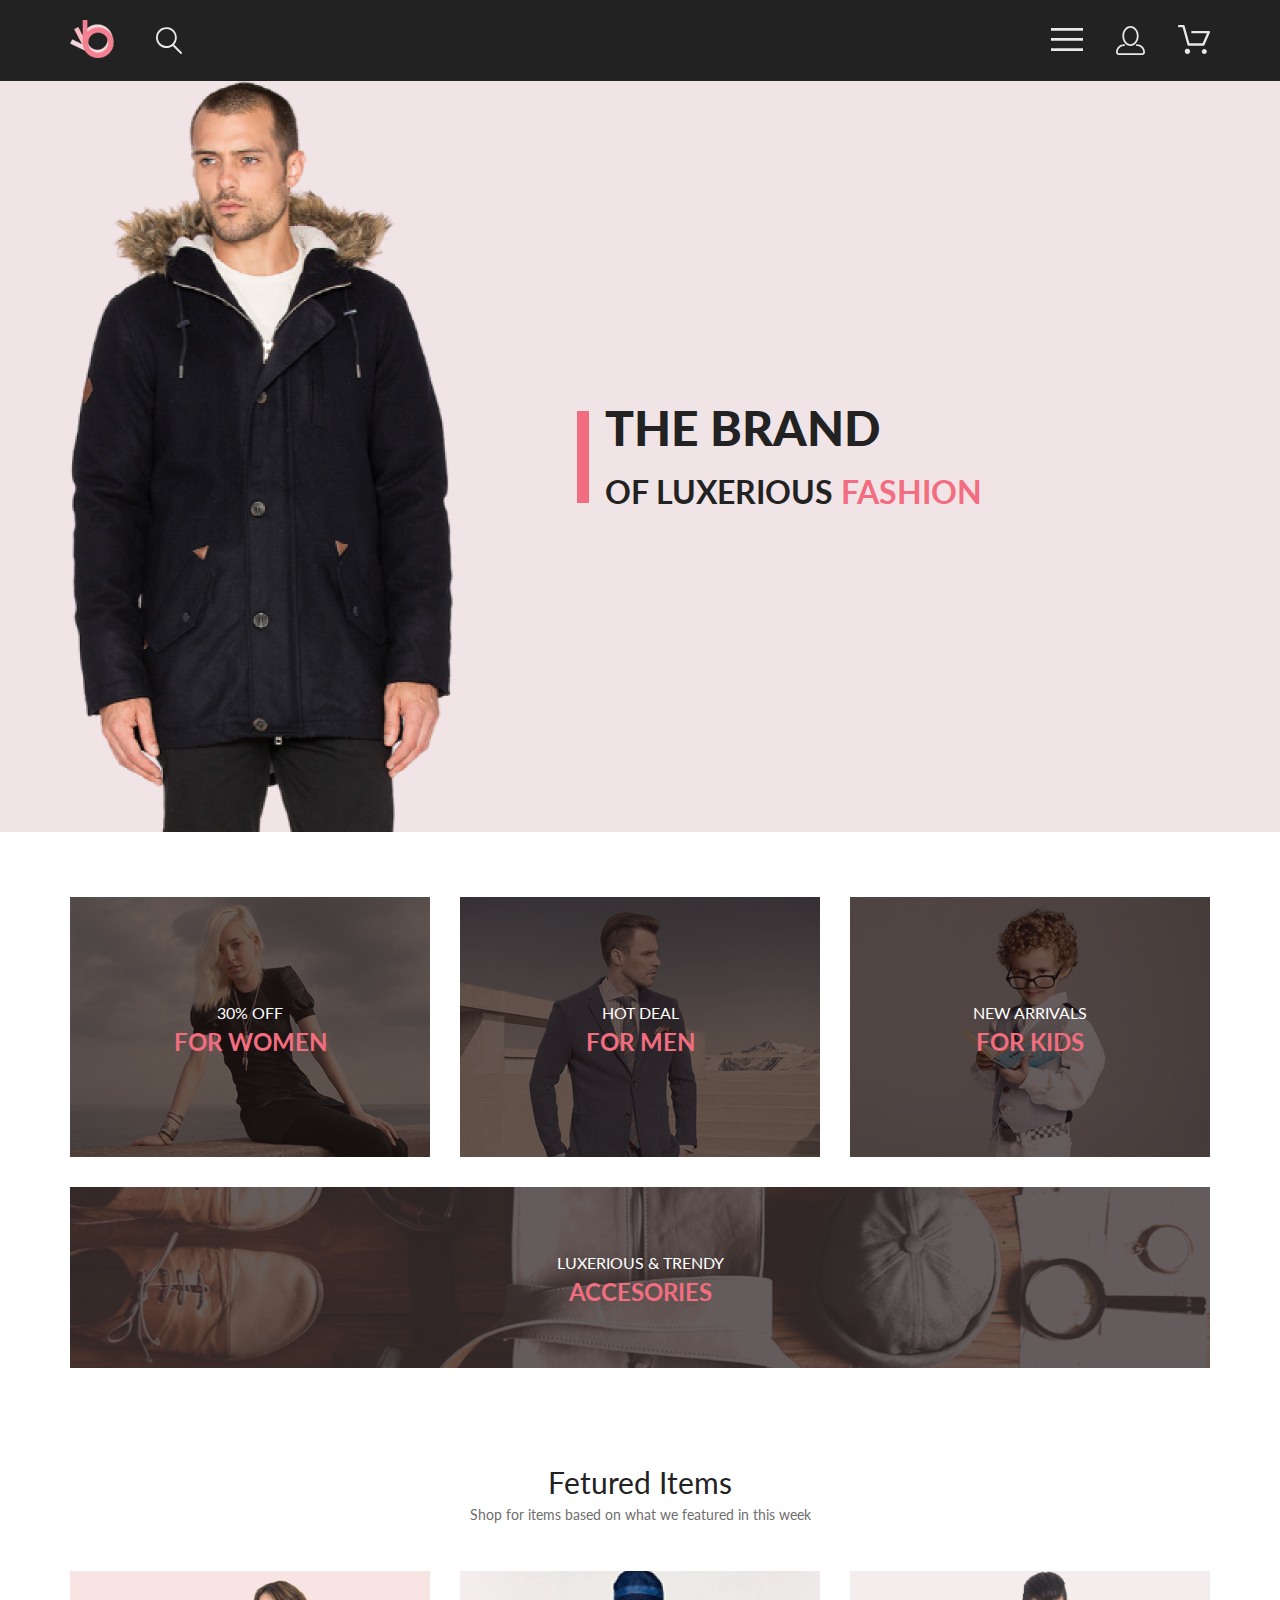
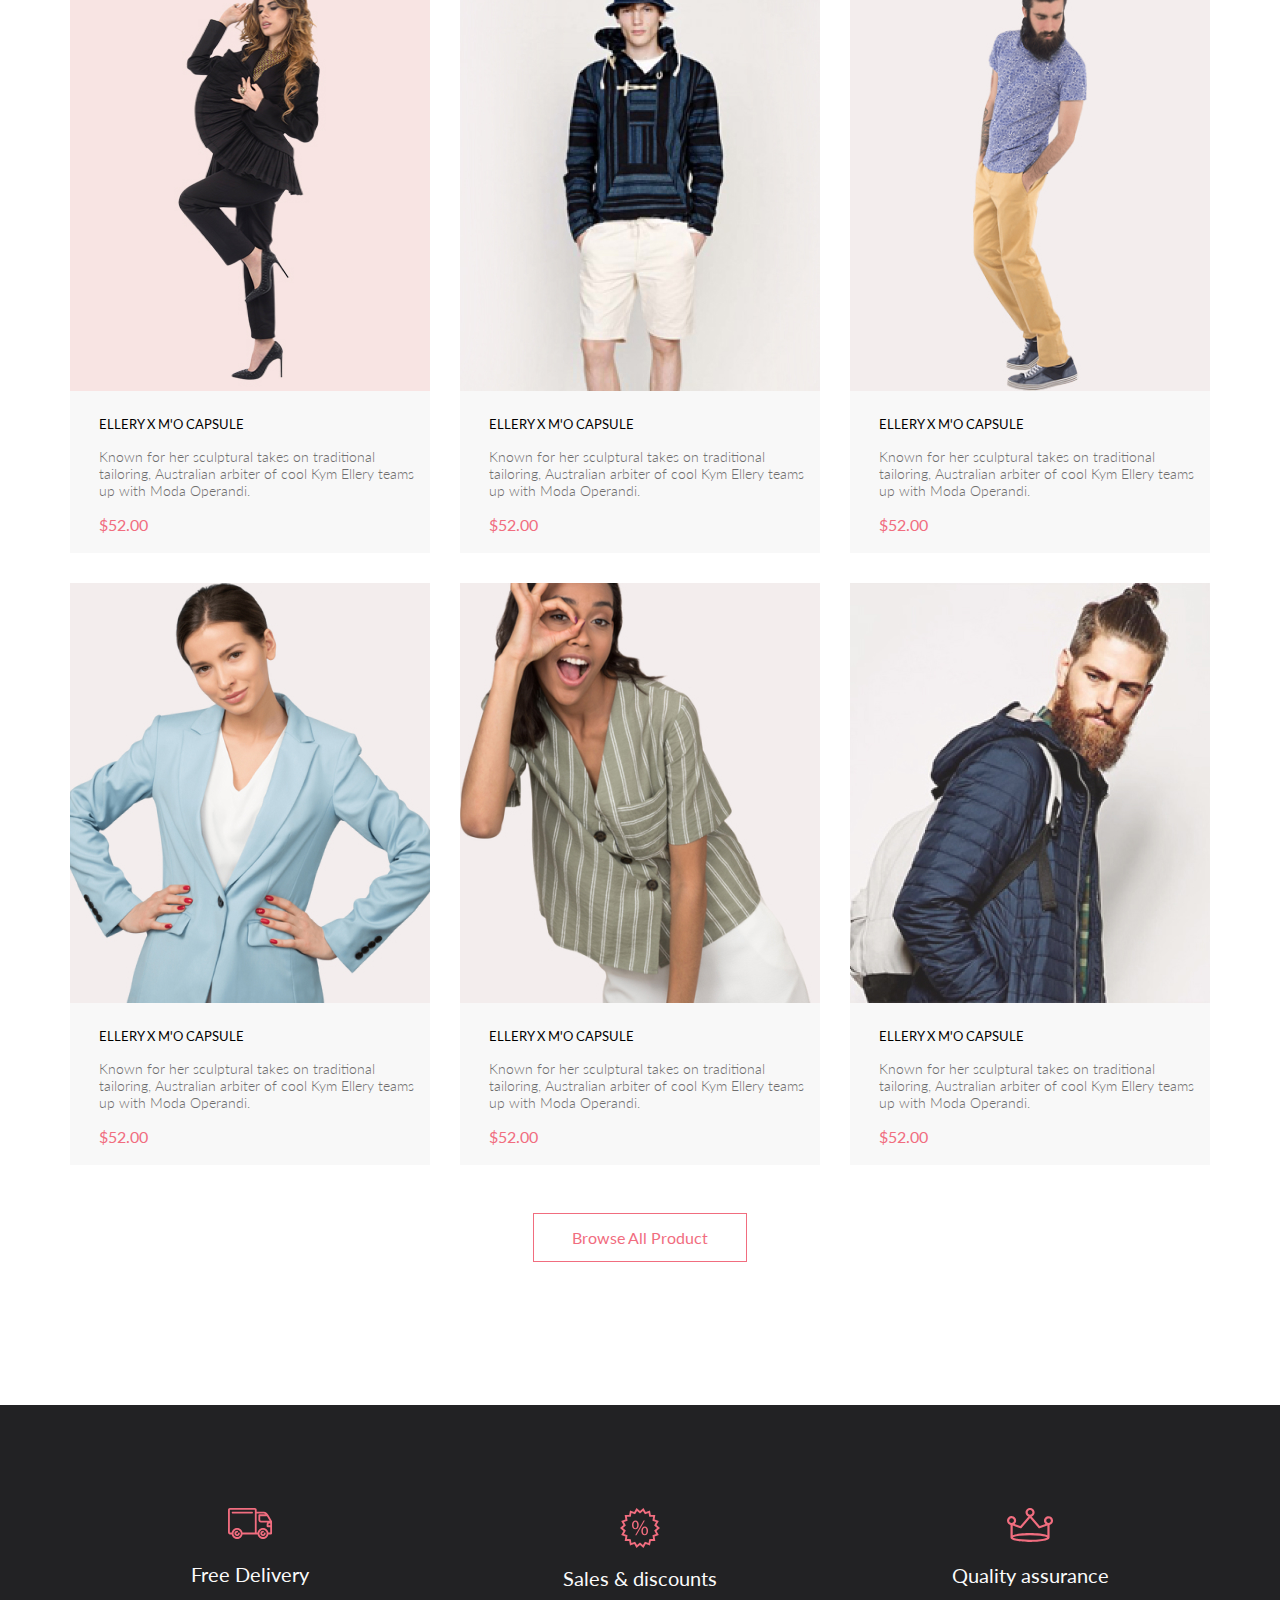
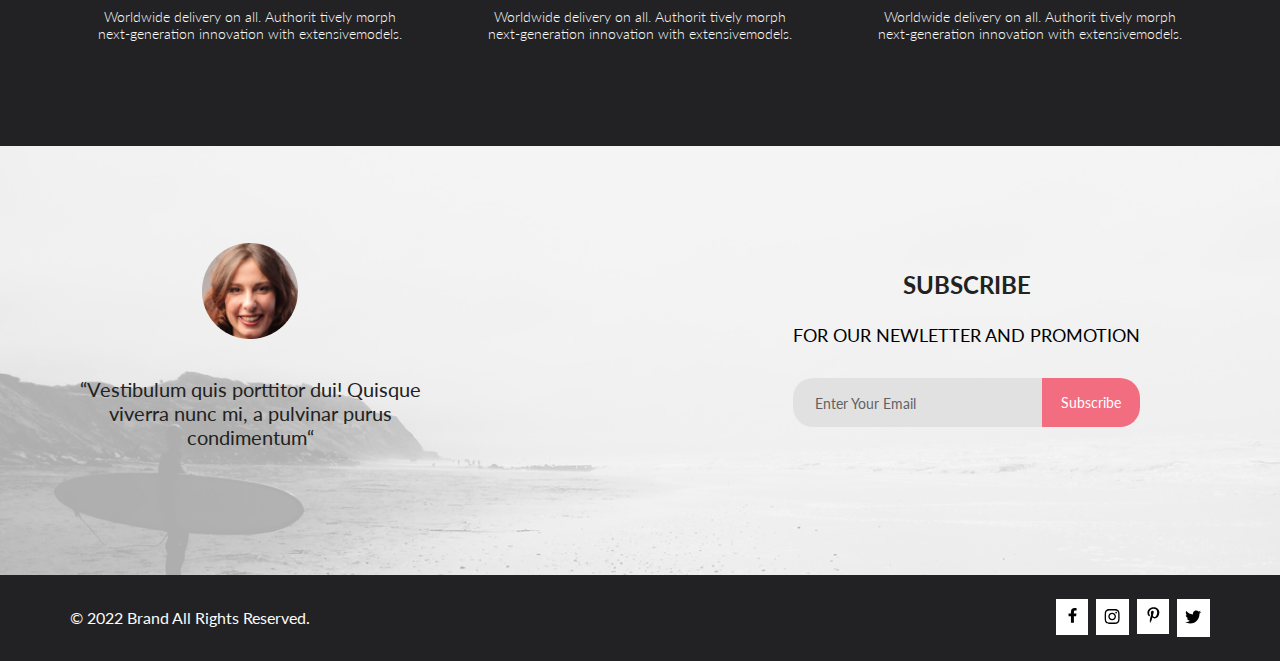
<file: seminar1-2/index.html>
<!DOCTYPE html>
<html lang="en">
  <head>
    <meta charset="UTF-8" />
    <meta http-equiv="X-UA-Compatible" content="IE=edge" />
    <meta name="viewport" content="width=device-width, initial-scale=1.0" />
    <title>Document</title>
    <link rel="preconnect" href="https://fonts.googleapis.com" />
    <link rel="preconnect" href="https://fonts.gstatic.com" crossorigin />
    <link
      href="https://fonts.googleapis.com/css2?family=Lato:wght@300;400;700;900&display=swap"
      rel="stylesheet"
    />
    <link rel="stylesheet" href="css/reset.css" />
    <link rel="stylesheet" href="css/style.css" />
  </head>

  <body>
    <div class="wrapper">
      <header class="header center">
        <div class="header__left">
          <a href="/app" class="header__logo">
            <svg
              width="44"
              height="38"
              viewBox="0 0 44 38"
              fill="none"
              xmlns="http://www.w3.org/2000/svg"
              xmlns:xlink="http://www.w3.org/1999/xlink"
            >
              <rect width="44" height="38" fill="url(#pattern0)" />
              <defs>
                <pattern
                  id="pattern0"
                  patternContentUnits="objectBoundingBox"
                  width="1"
                  height="1"
                >
                  <use
                    xlink:href="#image0_190_1201"
                    transform="scale(0.0227273 0.0263158)"
                  />
                </pattern>
                <image
                  id="image0_190_1201"
                  width="44"
                  height="38"
                  xlink:href="[data-uri]"
                />
              </defs>
            </svg>
          </a>
          <svg
            class="header__search"
            width="27"
            height="28"
            viewBox="0 0 27 28"
            fill="none"
            xmlns="http://www.w3.org/2000/svg"
          >
            <path
              d="M19.0589 17.6249C20.6705 15.8648 21.6275 13.6038 21.769 11.2215C21.9106 8.8392 21.2281 6.48075 19.8362 4.5422C18.4443 2.60365 16.4278 1.20306 14.1252 0.575643C11.8227 -0.0517774 9.37437 0.132183 7.19143 1.09663C5.0085 2.06108 3.22389 3.74727 2.1373 5.87205C1.05071 7.99682 0.728322 10.4308 1.22426 12.7652C1.72021 15.0996 3.00428 17.1922 4.86085 18.6917C6.71741 20.1912 9.0334 21.0063 11.4199 20.9999C13.6723 21.003 15.8638 20.269 17.6599 18.9099L25.4079 26.7169C25.4934 26.806 25.5958 26.8771 25.7091 26.926C25.8225 26.975 25.9444 27.0008 26.0679 27.0019C26.1916 27.0023 26.314 26.9772 26.4276 26.9282C26.5411 26.8792 26.6434 26.8072 26.7279 26.7169C26.9018 26.536 26.999 26.2949 26.999 26.0439C26.999 25.793 26.9018 25.5518 26.7279 25.3709L19.0589 17.6249ZM2.88589 10.4999C2.89873 8.81465 3.41021 7.17089 4.35586 5.77587C5.30151 4.38086 6.63899 3.29703 8.1997 2.66102C9.76042 2.02501 11.4745 1.86529 13.1258 2.202C14.7772 2.53871 16.2919 3.35678 17.479 4.55307C18.6661 5.74935 19.4725 7.27031 19.7965 8.92421C20.1204 10.5781 19.9475 12.2909 19.2995 13.8467C18.6515 15.4024 17.5574 16.7315 16.1551 17.6664C14.7529 18.6013 13.1052 19.1001 11.4199 19.0999C9.14843 19.0891 6.97409 18.1774 5.3741 16.5651C3.77412 14.9527 2.87924 12.7714 2.88589 10.4999Z"
              fill="#E8E8E8"
            />
          </svg>
        </div>
        <div class="header__right">
          <label class="header__btn" for="burger">
            <svg
              width="32"
              height="23"
              viewBox="0 0 32 23"
              fill="none"
              xmlns="http://www.w3.org/2000/svg"
            >
              <path
                d="M0 23V20.31H32V23H0ZM0 12.76V10.07H32V12.76H0ZM0 2.69V0H32V2.69H0Z"
                fill="#E8E8E8"
              />
            </svg>
          </label>
          <input id="burger" type="checkbox" />
          <nav class="menu">
            <h3 class="menu__title-h3">MENU</h3>
            <h4 class="menu__title">MAN</h4>
            <ul class="menu__man">
              <li>
                <a href="#" class="menu__link menu__man-accessories"
                  >Accessories</a
                >
              </li>
              <li>
                <a href="#" class="menu__link menu__man-bags">Bags</a>
              </li>
              <li>
                <a href="#" class="menu__link menu__man-danim">Danim</a>
              </li>
              <li>
                <a href="#" class="menu__link menu__man-t-shirts">T-Shirts</a>
              </li>
            </ul>
            <h4 class="menu__title">WOMAN</h4>
            <ul class="menu__woman">
              <li>
                <a href="#" class="menu__link menu__woman-accessories"
                  >Accessories</a
                >
              </li>
              <li>
                <a href="#" class="menu__link menu__woman-jacets-coats"
                  >Jacets & Coats</a
                >
              </li>
              <li>
                <a href="#" class="menu__link menu__woman-polos">Polos</a>
              </li>
              <li>
                <a href="#" class="menu__link menu__woman-t-shirts">T-Shirts</a>
              </li>
              <li>
                <a href="#" class="menu__link menu__woman-shirts">Shirts</a>
              </li>
            </ul>
            <h4 class="menu__title">KIDS</h4>
            <ul class="menu__kids">
              <li>
                <a href="#" class="menu__link menu__kids-accessories"
                  >Accessories</a
                >
              </li>
              <li>
                <a href="#" class="menu__link menu__kids-jacets-coats"
                  >Jacets & Coats</a
                >
              </li>
              <li>
                <a href="#" class="menu__link menu__kids-polos">Polos</a>
              </li>
              <li>
                <a href="#" class="menu__link menu__kids-t-shirts">T-Shirts</a>
              </li>
              <li>
                <a href="#" class="menu__link menu__kids-shirts">Shirts</a>
              </li>
              <li>
                <a href="#" class="menu__link menu__kids-bags">Bags</a>
              </li>
            </ul>
          </nav>
          <svg
            class="header__forma"
            width="29"
            height="29"
            viewBox="0 0 29 29"
            fill="none"
            xmlns="http://www.w3.org/2000/svg"
          >
            <path
              d="M14.5 19.937C19 19.937 22.656 15.464 22.656 9.968C22.656 4.472 19 0 14.5 0C13.3631 0.0217413 12.2463 0.303398 11.2351 0.823397C10.2239 1.34339 9.34507 2.08794 8.66602 3C7.12663 4.99573 6.30819 7.45381 6.34399 9.974C6.34399 15.465 10 19.937 14.5 19.937ZM14.5 1.813C18 1.813 20.844 5.472 20.844 9.969C20.844 14.466 17.998 18.125 14.5 18.125C11.002 18.125 8.15603 14.465 8.15503 9.969C8.15403 5.473 11 1.813 14.5 1.813ZM20.844 18.125C20.6036 18.125 20.373 18.2205 20.203 18.3905C20.033 18.5605 19.9375 18.7911 19.9375 19.0315C19.9375 19.2719 20.033 19.5025 20.203 19.6725C20.373 19.8425 20.6036 19.938 20.844 19.938C22.526 19.9399 24.1386 20.6088 25.3279 21.7982C26.5172 22.9875 27.1861 24.6 27.188 26.282C27.1875 26.5221 27.0918 26.7523 26.922 26.9221C26.7522 27.0918 26.5221 27.1875 26.282 27.188H2.71997C2.47985 27.1875 2.24975 27.0918 2.07996 26.9221C1.91016 26.7523 1.81449 26.5221 1.81396 26.282C1.81608 24.6001 2.48517 22.9877 3.67444 21.7985C4.86371 20.6092 6.47608 19.9401 8.15796 19.938C8.39824 19.938 8.62868 19.8425 8.79858 19.6726C8.96849 19.5027 9.06396 19.2723 9.06396 19.032C9.06396 18.7917 8.96849 18.5613 8.79858 18.3914C8.62868 18.2215 8.39824 18.126 8.15796 18.126C5.99541 18.1279 3.92201 18.9875 2.39258 20.5164C0.863144 22.0453 0.00264777 24.1185 0 26.281C0.000794067 27.0019 0.287502 27.693 0.797241 28.2027C1.30698 28.7125 1.99811 28.9992 2.71899 29H26.282C27.0027 28.9989 27.6936 28.7121 28.2031 28.2024C28.7126 27.6927 28.9992 27.0017 29 26.281C28.9974 24.1187 28.1372 22.0457 26.6083 20.5168C25.0793 18.9878 23.0063 18.1276 20.844 18.125Z"
              fill="#E8E8E8"
            />
          </svg>
          <a href="#" class="header__basket">
            <svg
              width="32"
              height="29"
              viewBox="0 0 32 29"
              fill="none"
              xmlns="http://www.w3.org/2000/svg"
            >
              <path
                d="M26.1998 29C25.5521 28.9738 24.9404 28.6948 24.4961 28.2227C24.0518 27.7506 23.8103 27.1232 23.8234 26.475C23.8365 25.8269 24.1032 25.2097 24.5662 24.7559C25.0292 24.3022 25.6516 24.048 26.2999 24.048C26.9482 24.048 27.5706 24.3022 28.0336 24.7559C28.4966 25.2097 28.7633 25.8269 28.7764 26.475C28.7895 27.1232 28.5479 27.7506 28.1036 28.2227C27.6593 28.6948 27.0477 28.9738 26.3999 29H26.1998ZM6.75183 26.32C6.75183 25.79 6.90901 25.2718 7.20349 24.8311C7.49797 24.3904 7.91654 24.0469 8.40625 23.844C8.89596 23.6412 9.43484 23.5881 9.95471 23.6915C10.4746 23.7949 10.9521 24.0502 11.3269 24.425C11.7017 24.7998 11.957 25.2773 12.0604 25.7972C12.1638 26.317 12.1107 26.8559 11.9078 27.3456C11.705 27.8353 11.3615 28.2539 10.9208 28.5483C10.4801 28.8428 9.96194 29 9.43188 29C9.07977 29.0003 8.73102 28.9311 8.40564 28.7966C8.08026 28.662 7.7846 28.4646 7.53552 28.2158C7.28645 27.9669 7.08891 27.6713 6.9541 27.3461C6.81929 27.0208 6.74988 26.6721 6.74988 26.32H6.75183ZM10.5519 20.686C10.2924 20.6868 10.0398 20.6024 9.83301 20.4457C9.62617 20.2891 9.47648 20.0689 9.40686 19.819L4.57385 2.36401H1.18091C0.867422 2.36401 0.566761 2.23947 0.345093 2.01781C0.123425 1.79614 -0.00109863 1.49549 -0.00109863 1.18201C-0.00109863 0.868519 0.123425 0.567873 0.345093 0.346205C0.566761 0.124537 0.867422 5.81268e-06 1.18091 5.81268e-06H5.46191C5.7214 -0.00080736 5.97394 0.0837201 6.18066 0.240568C6.38739 0.397416 6.53674 0.617884 6.60583 0.868006L11.4388 18.323H24.6168L28.9999 8.27501H14.3999C14.2417 8.27961 14.0843 8.25242 13.9368 8.19507C13.7893 8.13771 13.6548 8.05134 13.5413 7.94108C13.4277 7.83082 13.3375 7.69891 13.2759 7.55315C13.2143 7.40739 13.1825 7.25075 13.1825 7.0925C13.1825 6.93426 13.2143 6.77762 13.2759 6.63186C13.3375 6.4861 13.4277 6.35419 13.5413 6.24393C13.6548 6.13367 13.7893 6.0473 13.9368 5.98994C14.0843 5.93259 14.2417 5.90541 14.3999 5.91001H30.8129C31.0086 5.90996 31.2011 5.95866 31.3733 6.05172C31.5454 6.14478 31.6917 6.27926 31.7988 6.44301C31.9067 6.60729 31.9723 6.79569 31.9897 6.99145C32.0072 7.18721 31.976 7.38424 31.8989 7.565L26.4939 19.977C26.4015 20.1876 26.2499 20.3668 26.0574 20.4927C25.8649 20.6186 25.6399 20.6858 25.4099 20.686H10.5519Z"
                fill="#E8E8E8"
              />
            </svg>
          </a>
        </div>
      </header>

      <div class="top center">
        <div class="top__img">
          <img src="img/man.png" alt="top img" />
        </div>
        <div class="intro">
          <div class="intro__line"></div>
          <h1 class="intro__title-text">
            THE BRAND<br />
            <span>OF LUXERIOUS <span>FASHION</span></span>
          </h1>
        </div>
      </div>

      <main class="main">
        <section>
          <div class="center offers">
            <div class="offers__block offers__woman">
              <a class="offers__block-link" href="#"
                >30% off <span class="font__link">for women</span></a
              >
            </div>
            <div class="offers__block offers__men">
              <a class="offers__block-link" href="#"
                >hot deal <span class="font__link">FOR MEN</span></a
              >
            </div>
            <div class="offers__block offers__kids">
              <a class="offers__block-link" href="#"
                >NEW ARRIVALS <span class="font__link">for kids</span></a
              >
            </div>
            <div class="offers__block offers__accesories">
              <a class="offers__block-link-acces" href="#"
                >luxerious & trendy
                <span class="font__link">accesories</span></a
              >
            </div>
          </div>
        </section>
        <div class="product-box center">
          <h3 class="product-box__title">Fetured Items</h3>
          <p class="product-box__text">
            Shop for items based on what we featured in this week
          </p>
          <div class="product-items">
            <div class="product__item item">
              <div class="product__wrapper">
                <div class="product__inner">
                  <img class="product__img" src="img/02.jpg" alt="item img" />
                  <div class="product__basket">
                    <svg
                      class="product__basket-svg"
                      width="27"
                      height="25"
                      viewBox="0 0 27 25"
                      fill="none"
                      xmlns="http://www.w3.org/2000/svg"
                    >
                      <path
                        d="M21.8765 22.2662C21.9215 22.2549 21.9428 22.2339 21.9605 22.2129C21.9683 22.2037 21.9761 22.1946 21.9839 22.1855C22.0204 22.1438 22.0237 22.0553 22.0229 22.0105C22.0097 21.9044 21.9189 21.8315 21.8417 21.8315C21.838 21.8315 21.8341 21.8317 21.8317 21.8318C21.7536 21.8372 21.6658 21.9409 21.6724 22.0625C21.6818 22.1793 21.7679 22.2662 21.8397 22.2662H21.8765ZM8.22003 22.2599C8.31921 22.2599 8.39984 22.1655 8.39984 22.0496C8.39984 21.9341 8.31921 21.8401 8.22003 21.8401C8.12091 21.8401 8.04022 21.9341 8.04022 22.0496C8.04022 22.1655 8.12091 22.2599 8.22003 22.2599ZM21.9999 24.2662C21.9522 24.2662 21.8883 24.2662 21.8397 24.2662C20.7021 24.2662 19.7571 23.3545 19.677 22.198C19.5969 20.9929 20.4942 19.9183 21.6957 19.8364C21.7446 19.8331 21.7933 19.8315 21.8417 19.8315C22.9804 19.8315 23.9418 20.7324 24.0195 21.8884C24.051 22.4915 23.8746 23.0612 23.4903 23.5012C23.106 23.9575 22.5768 24.2177 21.9999 24.2662ZM8.22003 24.2599C7.01581 24.2599 6.04022 23.2709 6.04022 22.0496C6.04022 20.8291 7.01581 19.8401 8.22003 19.8401C9.42419 19.8401 10.3998 20.8291 10.3998 22.0496C10.3998 23.2709 9.42419 24.2599 8.22003 24.2599ZM21.1989 17.3938H9.13354C8.70062 17.3938 8.31635 17.1005 8.2038 16.6775L4.27802 2.24768H1.52222C0.993896 2.24768 0.561035 1.80859 0.561035 1.27039C0.561035 0.733032 0.993896 0.292969 1.52222 0.292969H4.99982C5.43182 0.292969 5.8161 0.586304 5.92859 1.01025L9.85443 15.4391H20.5581L24.1149 7.13379H12.2583C11.7291 7.13379 11.2962 6.69373 11.2962 6.15649C11.2962 5.61914 11.7291 5.17908 12.2583 5.17908H25.5891C25.9095 5.17908 26.2146 5.34192 26.3901 5.61914C26.5665 5.89539 26.5989 6.23743 26.4702 6.547L22.08 16.807C21.9198 17.1653 21.5832 17.3938 21.1989 17.3938Z"
                        fill="white"
                      />
                    </svg>
                    <h6 class="product__basket-title">Add to Cart</h6>
                  </div>
                </div>
              </div>
              <div class="product__content">
                <h6 class="product__content-title">ELLERY X M'O CAPSULE</h6>
                <p class="product__content-text">
                  Known for her sculptural takes on traditional tailoring,
                  Australian arbiter of cool Kym Ellery teams up with Moda
                  Operandi.
                </p>
                <p class="product__content-price">$52.00</p>
              </div>
            </div>
            <div class="product__item item">
              <div class="product__wrapper">
                <div class="product__inner">
                  <img
                    class="product__item-img"
                    src="img/03.jpg"
                    alt="item img"
                  />
                  <div class="product__basket">
                    <svg
                      class="product__basket-svg"
                      width="27"
                      height="25"
                      viewBox="0 0 27 25"
                      fill="none"
                      xmlns="http://www.w3.org/2000/svg"
                    >
                      <path
                        d="M21.8765 22.2662C21.9215 22.2549 21.9428 22.2339 21.9605 22.2129C21.9683 22.2037 21.9761 22.1946 21.9839 22.1855C22.0204 22.1438 22.0237 22.0553 22.0229 22.0105C22.0097 21.9044 21.9189 21.8315 21.8417 21.8315C21.838 21.8315 21.8341 21.8317 21.8317 21.8318C21.7536 21.8372 21.6658 21.9409 21.6724 22.0625C21.6818 22.1793 21.7679 22.2662 21.8397 22.2662H21.8765ZM8.22003 22.2599C8.31921 22.2599 8.39984 22.1655 8.39984 22.0496C8.39984 21.9341 8.31921 21.8401 8.22003 21.8401C8.12091 21.8401 8.04022 21.9341 8.04022 22.0496C8.04022 22.1655 8.12091 22.2599 8.22003 22.2599ZM21.9999 24.2662C21.9522 24.2662 21.8883 24.2662 21.8397 24.2662C20.7021 24.2662 19.7571 23.3545 19.677 22.198C19.5969 20.9929 20.4942 19.9183 21.6957 19.8364C21.7446 19.8331 21.7933 19.8315 21.8417 19.8315C22.9804 19.8315 23.9418 20.7324 24.0195 21.8884C24.051 22.4915 23.8746 23.0612 23.4903 23.5012C23.106 23.9575 22.5768 24.2177 21.9999 24.2662ZM8.22003 24.2599C7.01581 24.2599 6.04022 23.2709 6.04022 22.0496C6.04022 20.8291 7.01581 19.8401 8.22003 19.8401C9.42419 19.8401 10.3998 20.8291 10.3998 22.0496C10.3998 23.2709 9.42419 24.2599 8.22003 24.2599ZM21.1989 17.3938H9.13354C8.70062 17.3938 8.31635 17.1005 8.2038 16.6775L4.27802 2.24768H1.52222C0.993896 2.24768 0.561035 1.80859 0.561035 1.27039C0.561035 0.733032 0.993896 0.292969 1.52222 0.292969H4.99982C5.43182 0.292969 5.8161 0.586304 5.92859 1.01025L9.85443 15.4391H20.5581L24.1149 7.13379H12.2583C11.7291 7.13379 11.2962 6.69373 11.2962 6.15649C11.2962 5.61914 11.7291 5.17908 12.2583 5.17908H25.5891C25.9095 5.17908 26.2146 5.34192 26.3901 5.61914C26.5665 5.89539 26.5989 6.23743 26.4702 6.547L22.08 16.807C21.9198 17.1653 21.5832 17.3938 21.1989 17.3938Z"
                        fill="white"
                      />
                    </svg>
                    <h6 class="product__basket-title">Add to Cart</h6>
                  </div>
                </div>
              </div>
              <div class="product__content">
                <h6 class="product__content-title">ELLERY X M'O CAPSULE</h6>
                <p class="product__content-text">
                  Known for her sculptural takes on traditional tailoring,
                  Australian arbiter of cool Kym Ellery teams up with Moda
                  Operandi.
                </p>
                <p class="product__content-price">$52.00</p>
              </div>
            </div>
            <div class="product__item item">
              <div class="product__wrapper">
                <div class="product__inner">
                  <img
                    class="product__item-img"
                    src="img/04.jpg"
                    alt="item img"
                  />
                  <div class="product__basket">
                    <svg
                      class="product__basket-svg"
                      width="27"
                      height="25"
                      viewBox="0 0 27 25"
                      fill="none"
                      xmlns="http://www.w3.org/2000/svg"
                    >
                      <path
                        d="M21.8765 22.2662C21.9215 22.2549 21.9428 22.2339 21.9605 22.2129C21.9683 22.2037 21.9761 22.1946 21.9839 22.1855C22.0204 22.1438 22.0237 22.0553 22.0229 22.0105C22.0097 21.9044 21.9189 21.8315 21.8417 21.8315C21.838 21.8315 21.8341 21.8317 21.8317 21.8318C21.7536 21.8372 21.6658 21.9409 21.6724 22.0625C21.6818 22.1793 21.7679 22.2662 21.8397 22.2662H21.8765ZM8.22003 22.2599C8.31921 22.2599 8.39984 22.1655 8.39984 22.0496C8.39984 21.9341 8.31921 21.8401 8.22003 21.8401C8.12091 21.8401 8.04022 21.9341 8.04022 22.0496C8.04022 22.1655 8.12091 22.2599 8.22003 22.2599ZM21.9999 24.2662C21.9522 24.2662 21.8883 24.2662 21.8397 24.2662C20.7021 24.2662 19.7571 23.3545 19.677 22.198C19.5969 20.9929 20.4942 19.9183 21.6957 19.8364C21.7446 19.8331 21.7933 19.8315 21.8417 19.8315C22.9804 19.8315 23.9418 20.7324 24.0195 21.8884C24.051 22.4915 23.8746 23.0612 23.4903 23.5012C23.106 23.9575 22.5768 24.2177 21.9999 24.2662ZM8.22003 24.2599C7.01581 24.2599 6.04022 23.2709 6.04022 22.0496C6.04022 20.8291 7.01581 19.8401 8.22003 19.8401C9.42419 19.8401 10.3998 20.8291 10.3998 22.0496C10.3998 23.2709 9.42419 24.2599 8.22003 24.2599ZM21.1989 17.3938H9.13354C8.70062 17.3938 8.31635 17.1005 8.2038 16.6775L4.27802 2.24768H1.52222C0.993896 2.24768 0.561035 1.80859 0.561035 1.27039C0.561035 0.733032 0.993896 0.292969 1.52222 0.292969H4.99982C5.43182 0.292969 5.8161 0.586304 5.92859 1.01025L9.85443 15.4391H20.5581L24.1149 7.13379H12.2583C11.7291 7.13379 11.2962 6.69373 11.2962 6.15649C11.2962 5.61914 11.7291 5.17908 12.2583 5.17908H25.5891C25.9095 5.17908 26.2146 5.34192 26.3901 5.61914C26.5665 5.89539 26.5989 6.23743 26.4702 6.547L22.08 16.807C21.9198 17.1653 21.5832 17.3938 21.1989 17.3938Z"
                        fill="white"
                      />
                    </svg>
                    <h6 class="product__basket-title">Add to Cart</h6>
                  </div>
                </div>
              </div>
              <div class="product__content">
                <h6 class="product__content-title">ELLERY X M'O CAPSULE</h6>
                <p class="product__content-text">
                  Known for her sculptural takes on traditional tailoring,
                  Australian arbiter of cool Kym Ellery teams up with Moda
                  Operandi.
                </p>
                <p class="product__content-price">$52.00</p>
              </div>
            </div>
            <div class="product__item item">
              <div class="product__wrapper">
                <div class="product__inner">
                  <img
                    class="product__item-img"
                    src="img/05.jpg"
                    alt="item img"
                  />
                  <div class="product__basket">
                    <svg
                      class="product__basket-svg"
                      width="27"
                      height="25"
                      viewBox="0 0 27 25"
                      fill="none"
                      xmlns="http://www.w3.org/2000/svg"
                    >
                      <path
                        d="M21.8765 22.2662C21.9215 22.2549 21.9428 22.2339 21.9605 22.2129C21.9683 22.2037 21.9761 22.1946 21.9839 22.1855C22.0204 22.1438 22.0237 22.0553 22.0229 22.0105C22.0097 21.9044 21.9189 21.8315 21.8417 21.8315C21.838 21.8315 21.8341 21.8317 21.8317 21.8318C21.7536 21.8372 21.6658 21.9409 21.6724 22.0625C21.6818 22.1793 21.7679 22.2662 21.8397 22.2662H21.8765ZM8.22003 22.2599C8.31921 22.2599 8.39984 22.1655 8.39984 22.0496C8.39984 21.9341 8.31921 21.8401 8.22003 21.8401C8.12091 21.8401 8.04022 21.9341 8.04022 22.0496C8.04022 22.1655 8.12091 22.2599 8.22003 22.2599ZM21.9999 24.2662C21.9522 24.2662 21.8883 24.2662 21.8397 24.2662C20.7021 24.2662 19.7571 23.3545 19.677 22.198C19.5969 20.9929 20.4942 19.9183 21.6957 19.8364C21.7446 19.8331 21.7933 19.8315 21.8417 19.8315C22.9804 19.8315 23.9418 20.7324 24.0195 21.8884C24.051 22.4915 23.8746 23.0612 23.4903 23.5012C23.106 23.9575 22.5768 24.2177 21.9999 24.2662ZM8.22003 24.2599C7.01581 24.2599 6.04022 23.2709 6.04022 22.0496C6.04022 20.8291 7.01581 19.8401 8.22003 19.8401C9.42419 19.8401 10.3998 20.8291 10.3998 22.0496C10.3998 23.2709 9.42419 24.2599 8.22003 24.2599ZM21.1989 17.3938H9.13354C8.70062 17.3938 8.31635 17.1005 8.2038 16.6775L4.27802 2.24768H1.52222C0.993896 2.24768 0.561035 1.80859 0.561035 1.27039C0.561035 0.733032 0.993896 0.292969 1.52222 0.292969H4.99982C5.43182 0.292969 5.8161 0.586304 5.92859 1.01025L9.85443 15.4391H20.5581L24.1149 7.13379H12.2583C11.7291 7.13379 11.2962 6.69373 11.2962 6.15649C11.2962 5.61914 11.7291 5.17908 12.2583 5.17908H25.5891C25.9095 5.17908 26.2146 5.34192 26.3901 5.61914C26.5665 5.89539 26.5989 6.23743 26.4702 6.547L22.08 16.807C21.9198 17.1653 21.5832 17.3938 21.1989 17.3938Z"
                        fill="white"
                      />
                    </svg>
                    <h6 class="product__basket-title">Add to Cart</h6>
                  </div>
                </div>
              </div>
              <div class="product__content">
                <h6 class="product__content-title">ELLERY X M'O CAPSULE</h6>
                <p class="product__content-text">
                  Known for her sculptural takes on traditional tailoring,
                  Australian arbiter of cool Kym Ellery teams up with Moda
                  Operandi.
                </p>
                <p class="product__content-price">$52.00</p>
              </div>
            </div>
            <div class="product__item item">
              <div class="product__wrapper">
                <div class="product__inner">
                  <img
                    class="product__item-img"
                    src="img/06.jpg"
                    alt="item img"
                  />
                  <div class="product__basket">
                    <svg
                      class="product__basket-svg"
                      width="27"
                      height="25"
                      viewBox="0 0 27 25"
                      fill="none"
                      xmlns="http://www.w3.org/2000/svg"
                    >
                      <path
                        d="M21.8765 22.2662C21.9215 22.2549 21.9428 22.2339 21.9605 22.2129C21.9683 22.2037 21.9761 22.1946 21.9839 22.1855C22.0204 22.1438 22.0237 22.0553 22.0229 22.0105C22.0097 21.9044 21.9189 21.8315 21.8417 21.8315C21.838 21.8315 21.8341 21.8317 21.8317 21.8318C21.7536 21.8372 21.6658 21.9409 21.6724 22.0625C21.6818 22.1793 21.7679 22.2662 21.8397 22.2662H21.8765ZM8.22003 22.2599C8.31921 22.2599 8.39984 22.1655 8.39984 22.0496C8.39984 21.9341 8.31921 21.8401 8.22003 21.8401C8.12091 21.8401 8.04022 21.9341 8.04022 22.0496C8.04022 22.1655 8.12091 22.2599 8.22003 22.2599ZM21.9999 24.2662C21.9522 24.2662 21.8883 24.2662 21.8397 24.2662C20.7021 24.2662 19.7571 23.3545 19.677 22.198C19.5969 20.9929 20.4942 19.9183 21.6957 19.8364C21.7446 19.8331 21.7933 19.8315 21.8417 19.8315C22.9804 19.8315 23.9418 20.7324 24.0195 21.8884C24.051 22.4915 23.8746 23.0612 23.4903 23.5012C23.106 23.9575 22.5768 24.2177 21.9999 24.2662ZM8.22003 24.2599C7.01581 24.2599 6.04022 23.2709 6.04022 22.0496C6.04022 20.8291 7.01581 19.8401 8.22003 19.8401C9.42419 19.8401 10.3998 20.8291 10.3998 22.0496C10.3998 23.2709 9.42419 24.2599 8.22003 24.2599ZM21.1989 17.3938H9.13354C8.70062 17.3938 8.31635 17.1005 8.2038 16.6775L4.27802 2.24768H1.52222C0.993896 2.24768 0.561035 1.80859 0.561035 1.27039C0.561035 0.733032 0.993896 0.292969 1.52222 0.292969H4.99982C5.43182 0.292969 5.8161 0.586304 5.92859 1.01025L9.85443 15.4391H20.5581L24.1149 7.13379H12.2583C11.7291 7.13379 11.2962 6.69373 11.2962 6.15649C11.2962 5.61914 11.7291 5.17908 12.2583 5.17908H25.5891C25.9095 5.17908 26.2146 5.34192 26.3901 5.61914C26.5665 5.89539 26.5989 6.23743 26.4702 6.547L22.08 16.807C21.9198 17.1653 21.5832 17.3938 21.1989 17.3938Z"
                        fill="white"
                      />
                    </svg>
                    <h6 class="product__basket-title">Add to Cart</h6>
                  </div>
                </div>
              </div>
              <div class="product__content">
                <h6 class="product__content-title">ELLERY X M'O CAPSULE</h6>
                <p class="product__content-text">
                  Known for her sculptural takes on traditional tailoring,
                  Australian arbiter of cool Kym Ellery teams up with Moda
                  Operandi.
                </p>
                <p class="product__content-price">$52.00</p>
              </div>
            </div>
            <div class="product__item item">
              <div class="product__wrapper">
                <div class="product__inner">
                  <img
                    class="product__item-img"
                    src="img/01.jpg"
                    alt="item img"
                  />
                  <div class="product__basket">
                    <svg
                      class="product__basket-svg"
                      width="27"
                      height="25"
                      viewBox="0 0 27 25"
                      fill="none"
                      xmlns="http://www.w3.org/2000/svg"
                    >
                      <path
                        d="M21.8765 22.2662C21.9215 22.2549 21.9428 22.2339 21.9605 22.2129C21.9683 22.2037 21.9761 22.1946 21.9839 22.1855C22.0204 22.1438 22.0237 22.0553 22.0229 22.0105C22.0097 21.9044 21.9189 21.8315 21.8417 21.8315C21.838 21.8315 21.8341 21.8317 21.8317 21.8318C21.7536 21.8372 21.6658 21.9409 21.6724 22.0625C21.6818 22.1793 21.7679 22.2662 21.8397 22.2662H21.8765ZM8.22003 22.2599C8.31921 22.2599 8.39984 22.1655 8.39984 22.0496C8.39984 21.9341 8.31921 21.8401 8.22003 21.8401C8.12091 21.8401 8.04022 21.9341 8.04022 22.0496C8.04022 22.1655 8.12091 22.2599 8.22003 22.2599ZM21.9999 24.2662C21.9522 24.2662 21.8883 24.2662 21.8397 24.2662C20.7021 24.2662 19.7571 23.3545 19.677 22.198C19.5969 20.9929 20.4942 19.9183 21.6957 19.8364C21.7446 19.8331 21.7933 19.8315 21.8417 19.8315C22.9804 19.8315 23.9418 20.7324 24.0195 21.8884C24.051 22.4915 23.8746 23.0612 23.4903 23.5012C23.106 23.9575 22.5768 24.2177 21.9999 24.2662ZM8.22003 24.2599C7.01581 24.2599 6.04022 23.2709 6.04022 22.0496C6.04022 20.8291 7.01581 19.8401 8.22003 19.8401C9.42419 19.8401 10.3998 20.8291 10.3998 22.0496C10.3998 23.2709 9.42419 24.2599 8.22003 24.2599ZM21.1989 17.3938H9.13354C8.70062 17.3938 8.31635 17.1005 8.2038 16.6775L4.27802 2.24768H1.52222C0.993896 2.24768 0.561035 1.80859 0.561035 1.27039C0.561035 0.733032 0.993896 0.292969 1.52222 0.292969H4.99982C5.43182 0.292969 5.8161 0.586304 5.92859 1.01025L9.85443 15.4391H20.5581L24.1149 7.13379H12.2583C11.7291 7.13379 11.2962 6.69373 11.2962 6.15649C11.2962 5.61914 11.7291 5.17908 12.2583 5.17908H25.5891C25.9095 5.17908 26.2146 5.34192 26.3901 5.61914C26.5665 5.89539 26.5989 6.23743 26.4702 6.547L22.08 16.807C21.9198 17.1653 21.5832 17.3938 21.1989 17.3938Z"
                        fill="white"
                      />
                    </svg>
                    <h6 class="product__basket-title">Add to Cart</h6>
                  </div>
                </div>
              </div>
              <div class="product__content">
                <h6 class="product__content-title">ELLERY X M'O CAPSULE</h6>
                <p class="product__content-text">
                  Known for her sculptural takes on traditional tailoring,
                  Australian arbiter of cool Kym Ellery teams up with Moda
                  Operandi.
                </p>
                <p class="product__content-price">$52.00</p>
              </div>
            </div>
          </div>
          <button class="product-box__btn" type="button">
            Browse All Product
          </button>
        </div>

        <section class="info">
          <div class="center info__box">
            <div class="info__offer">
              <img
                src="./img/delivery.svg"
                width="45"
                height="32"
                alt="delivery"
                class="info__img-animation"
              />
              <h3>Free Delivery</h3>
              <p>
                Worldwide delivery on&nbsp;all. Authorit tively morph
                next&#8209;generation innovation with extensivemodels.
              </p>
            </div>
            <div class="info__offer">
              <img
                src="./img/sales.svg"
                width="40"
                height="40"
                alt="sales"
                class="info__img-animation"
              />
              <h3>Sales & discounts</h3>
              <p>
                Worldwide delivery on&nbsp;all. Authorit tively morph
                next&#8209;generation innovation with extensivemodels.
              </p>
            </div>
            <div class="info__offer">
              <img
                src="./img/quality.svg"
                width="47"
                height="35"
                alt="quality"
                class="info__img-animation"
              />
              <h3>Quality assurance</h3>
              <p>
                Worldwide delivery on&nbsp;all. Authorit tively morph
                next&#8209;generation innovation with extensivemodels.
              </p>
            </div>
          </div>
        </section>
      </main>
      <footer class="subscribe center">
        <figure class="subscribe__info">
          <div class="subscribe__info-img">
            <img src="img/footerphoto.png" alt="avatar" />
          </div>
          <figcaption class="subscribe__info-text">
            “Vestibulum quis porttitor dui! Quisque viverra nunc mi, a pulvinar
            purus condimentum“
          </figcaption>
        </figure>
        <div class="subscribe__promotion">
          <h3 class="subscribe__promotion-title">SUBSCRIBE</h3>
          <br />
          <p class="subscribe__promotion-text">
            FOR OUR NEWLETTER AND PROMOTION
          </p>
          <form class="subscribe__form" action="#">
            <input
              class="subscribe__form-email"
              type="text"
              placeholder="Enter Your Email"
            />
            <button class="subscribe__form-btn" type="submit">Subscribe</button>
          </form>
        </div>
      </footer>
      <footer class="footer center">
        <a href="#" class="footer__link">© 2022 Brand All Rights Reserved.</a>
        <div class="footer__social">
          <div class="social__wrapper">
            <a
              href="https://www.feacebook.com"
              class="footer__social-link footer__feacebook"
            >
              <svg
                width="9"
                height="15"
                viewBox="0 0 9 15"
                fill="none"
                xmlns="http://www.w3.org/2000/svg"
              >
                <path
                  d="M8.08827 8.28L8.50677 5.61602H5.89013V3.88729C5.89013 3.15847 6.25565 2.44806 7.42756 2.44806H8.61713V0.179975C8.61713 0.179975 7.53763 0 6.50551 0C4.35064 0 2.94211 1.27593 2.94211 3.5857V5.61602H0.546783V8.28H2.94211V14.72H5.89013V8.28H8.08827Z"
                  fill="black"
                />
              </svg>
            </a>
          </div>
          <div class="social__wrapper">
            <a
              href="https://www.instagram.com/"
              class="footer__social-link footer__instagram"
            >
              <svg
                width="16"
                height="15"
                viewBox="0 0 16 15"
                fill="none"
                xmlns="http://www.w3.org/2000/svg"
              >
                <path
                  d="M8.13677 3.68162C6.02163 3.68162 4.31555 5.38494 4.31555 7.49666C4.31555 9.60838 6.02163 11.3117 8.13677 11.3117C10.2519 11.3117 11.958 9.60838 11.958 7.49666C11.958 5.38494 10.2519 3.68162 8.13677 3.68162ZM8.13677 9.97693C6.76991 9.97693 5.65248 8.86463 5.65248 7.49666C5.65248 6.12869 6.76658 5.01639 8.13677 5.01639C9.50695 5.01639 10.6211 6.12869 10.6211 7.49666C10.6211 8.86463 9.50363 9.97693 8.13677 9.97693ZM13.0056 3.52557C13.0056 4.02029 12.6065 4.41541 12.1143 4.41541C11.6188 4.41541 11.223 4.01697 11.223 3.52557C11.223 3.03416 11.6221 2.63572 12.1143 2.63572C12.6065 2.63572 13.0056 3.03416 13.0056 3.52557ZM15.5364 4.42869C15.4799 3.2367 15.2072 2.18084 14.3325 1.31092C13.4612 0.440997 12.4036 0.168732 11.2097 0.108966C9.9792 0.0392395 6.29101 0.0392395 5.0605 0.108966C3.8699 0.165411 2.81233 0.437677 1.93768 1.3076C1.06302 2.17752 0.793639 3.23338 0.733776 4.42537C0.663937 5.65389 0.663937 9.33611 0.733776 10.5646C0.790313 11.7566 1.06302 12.8125 1.93768 13.6824C2.81233 14.5523 3.86658 14.8246 5.0605 14.8844C6.29101 14.9541 9.9792 14.9541 11.2097 14.8844C12.4036 14.8279 13.4612 14.5556 14.3325 13.6824C15.2039 12.8125 15.4766 11.7566 15.5364 10.5646C15.6063 9.33611 15.6063 5.65721 15.5364 4.42869ZM13.9468 11.8828C13.6874 12.5336 13.1852 13.0349 12.53 13.2972C11.5489 13.6857 9.22094 13.5961 8.13677 13.5961C7.05259 13.5961 4.72128 13.6824 3.74353 13.2972C3.09169 13.0383 2.58951 12.5369 2.32678 11.8828C1.93768 10.9033 2.02747 8.57908 2.02747 7.49666C2.02747 6.41424 1.941 4.0867 2.32678 3.11053C2.58619 2.45975 3.08837 1.95838 3.74353 1.69608C4.72461 1.3076 7.05259 1.39725 8.13677 1.39725C9.22094 1.39725 11.5523 1.31092 12.53 1.69608C13.1818 1.95506 13.684 2.45643 13.9468 3.11053C14.3359 4.09002 14.2461 6.41424 14.2461 7.49666C14.2461 8.57908 14.3359 10.9066 13.9468 11.8828Z"
                  fill="black"
                />
              </svg>
            </a>
          </div>
          <div class="social__wrapper">
            <a
              href="https://ru.pinterest.com/"
              class="footer__social-link footer__pinterest"
            >
              <svg
                width="13"
                height="16"
                viewBox="0 0 13 16"
                fill="none"
                xmlns="http://www.w3.org/2000/svg"
              >
                <path
                  d="M6.7402 0.203125C3.55552 0.203125 0.408081 2.34063 0.408081 5.8C0.408081 8 1.63726 9.25 2.38221 9.25C2.68951 9.25 2.86643 8.3875 2.86643 8.14375C2.86643 7.85313 2.13079 7.23438 2.13079 6.025C2.13079 3.5125 4.03043 1.73125 6.48878 1.73125C8.60259 1.73125 10.167 2.94062 10.167 5.1625C10.167 6.82187 9.50585 9.93437 7.3641 9.93437C6.59121 9.93437 5.93006 9.37187 5.93006 8.56563C5.93006 7.38438 6.74951 6.24062 6.74951 5.02187C6.74951 2.95312 3.83487 3.32812 3.83487 5.82812C3.83487 6.35313 3.90006 6.93437 4.13286 7.4125C3.70451 9.26875 2.82919 12.0344 2.82919 13.9469C2.82919 14.5375 2.91299 15.1188 2.96886 15.7094C3.0744 15.8281 3.02163 15.8156 3.18304 15.7563C4.74744 13.6 4.69157 13.1781 5.39928 10.3562C5.78107 11.0875 6.76814 11.4812 7.55034 11.4812C10.8468 11.4812 12.3274 8.24688 12.3274 5.33125C12.3274 2.22813 9.66415 0.203125 6.7402 0.203125Z"
                  fill="black"
                />
              </svg>
            </a>
          </div>
          <div class="social__wrapper">
            <a
              href="https://twitter.com/"
              class="footer__social-link footer__twitter"
            >
              <svg
                width="17"
                height="14"
                viewBox="0 0 17 14"
                fill="none"
                xmlns="http://www.w3.org/2000/svg"
              >
                <path
                  d="M14.4181 3.74107C14.4281 3.88319 14.4281 4.02535 14.4281 4.16747C14.4281 8.50247 11.1509 13.4974 5.16096 13.4974C3.31558 13.4974 1.60132 12.9593 0.159302 12.0253C0.421495 12.0558 0.673569 12.0659 0.94585 12.0659C2.46851 12.0659 3.8702 11.5482 4.98953 10.6649C3.5576 10.6345 2.3576 9.69032 1.94415 8.39081C2.14585 8.42125 2.34751 8.44156 2.5593 8.44156C2.85172 8.44156 3.14418 8.40094 3.41643 8.32991C1.92401 8.02531 0.80465 6.70553 0.80465 5.11163V5.07103C1.23825 5.31469 1.74249 5.46697 2.2769 5.48725C1.39959 4.89841 0.824826 3.89335 0.824826 2.75628C0.824826 2.14716 0.98614 1.58878 1.26851 1.10147C2.87187 3.09131 5.28195 4.39078 7.98443 4.53294C7.93403 4.28928 7.90376 4.0355 7.90376 3.78169C7.90376 1.97457 9.35586 0.502502 11.1609 0.502502C12.0987 0.502502 12.9457 0.89844 13.5407 1.53803C14.2768 1.39591 14.9827 1.12178 15.6079 0.746159C15.3659 1.5076 14.8516 2.14719 14.176 2.55325C14.8315 2.48222 15.4668 2.29944 16.0516 2.04566C15.608 2.69538 15.0533 3.27403 14.4181 3.74107Z"
                  fill="black"
                />
              </svg>
            </a>
          </div>
        </div>
      </footer>
    </div>
  </body>
</html>
</file>
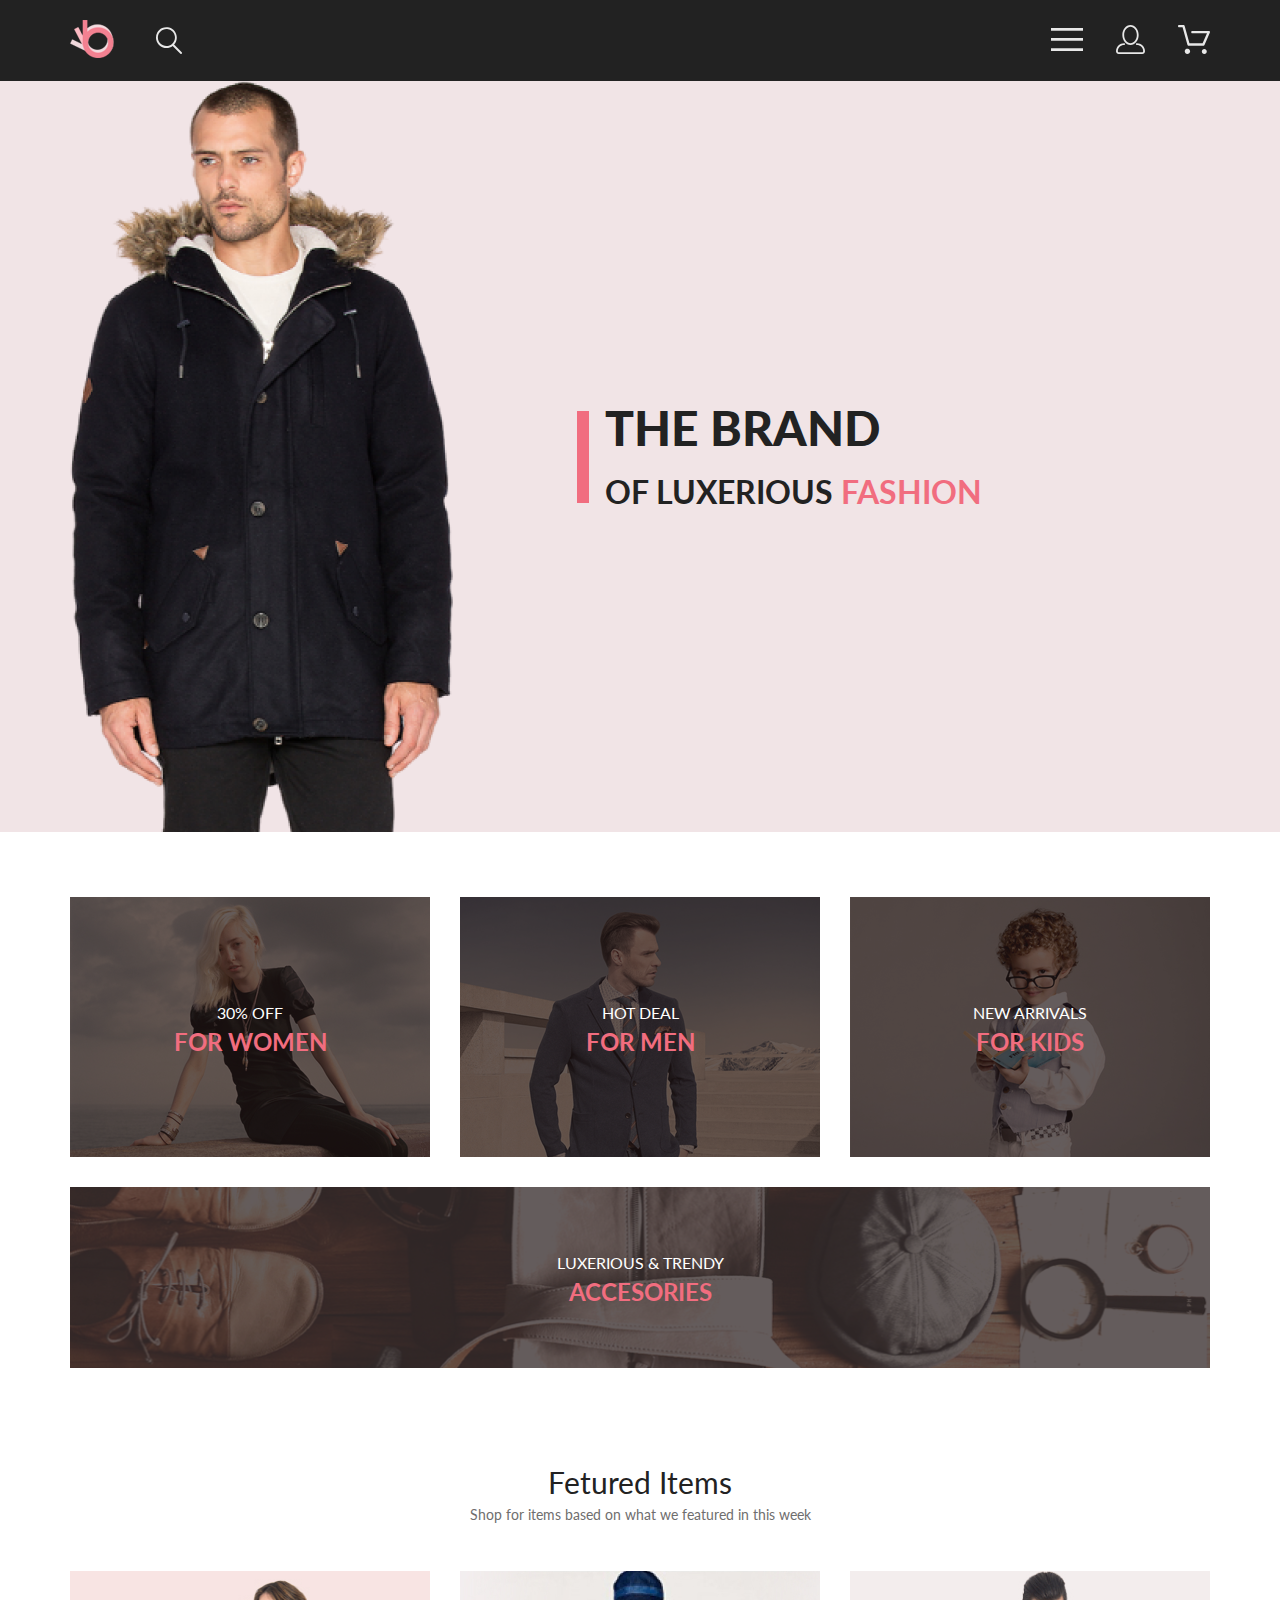
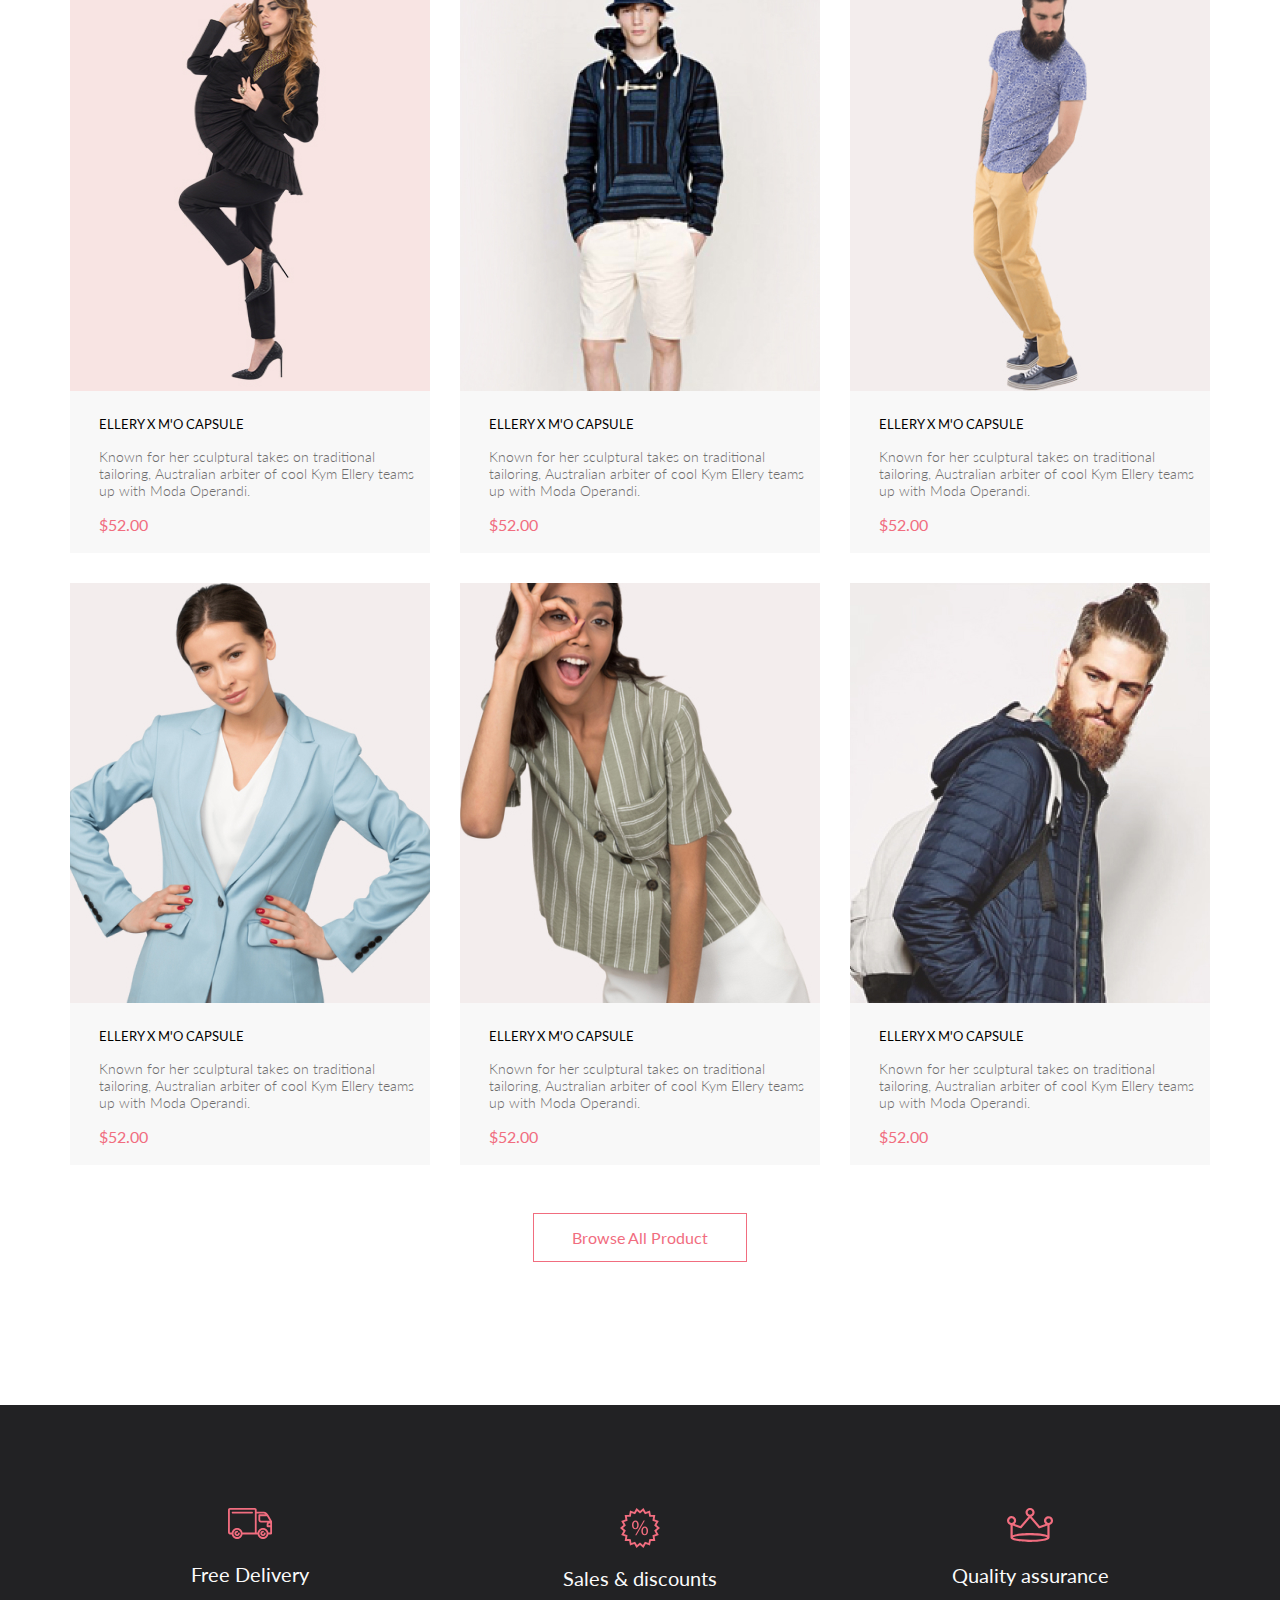
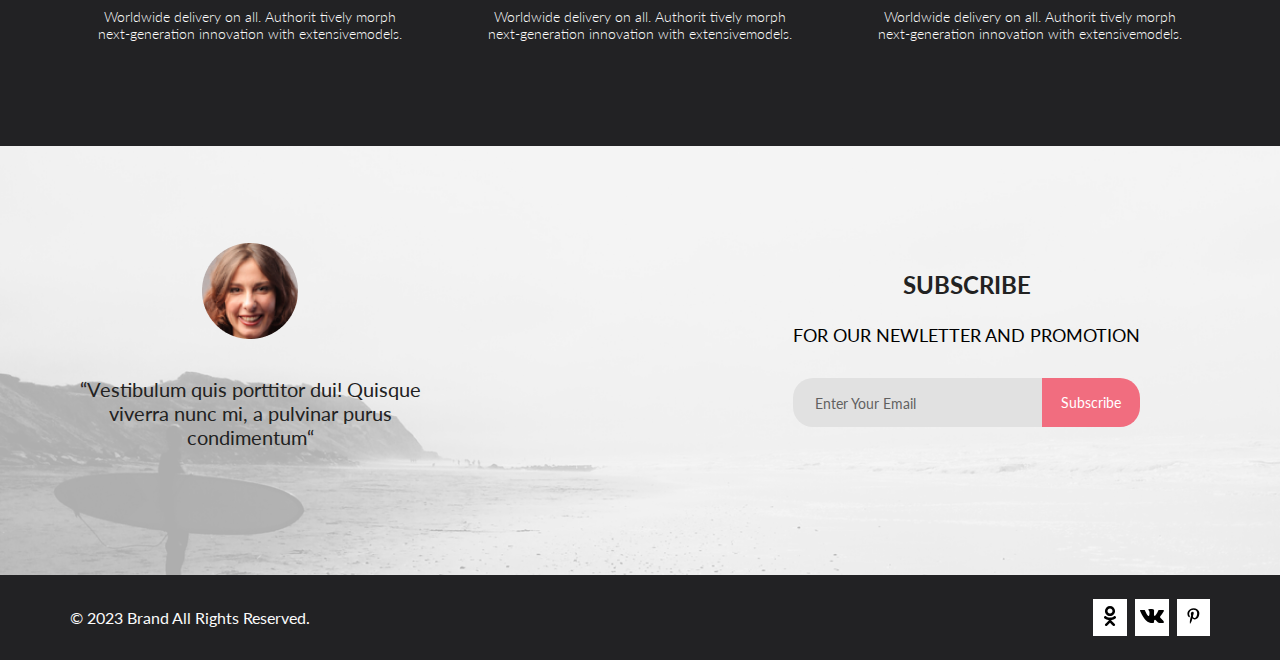
<file: seminar3-4/index.html>
<!DOCTYPE html>
<html lang="en">
  <head>
    <meta charset="UTF-8" />
    <meta http-equiv="X-UA-Compatible" content="IE=edge" />
    <meta name="viewport" content="width=device-width, initial-scale=1.0" />
    <title>Document</title>
    <link rel="preconnect" href="https://fonts.googleapis.com" />
    <link rel="preconnect" href="https://fonts.gstatic.com" crossorigin />
    <link
      href="https://fonts.googleapis.com/css2?family=Lato:wght@300;400;700;900&display=swap"
      rel="stylesheet"
    />
    <link rel="stylesheet" href="css/reset.css" />
    <link rel="stylesheet" href="css/style.css" />
  </head>

  <body>
    <div class="wrapper">
      <header class="header center">
        <div class="header__left">
          <a href="/index.html" class="header__logo">
            <svg
              width="44"
              height="38"
              viewBox="0 0 44 38"
              fill="none"
              xmlns="http://www.w3.org/2000/svg"
              xmlns:xlink="http://www.w3.org/1999/xlink"
            >
              <rect width="44" height="38" fill="url(#pattern0)" />
              <defs>
                <pattern
                  id="pattern0"
                  patternContentUnits="objectBoundingBox"
                  width="1"
                  height="1"
                >
                  <use
                    xlink:href="#image0_190_1201"
                    transform="scale(0.0227273 0.0263158)"
                  />
                </pattern>
                <image
                  id="image0_190_1201"
                  width="44"
                  height="38"
                  xlink:href="[data-uri]"
                />
              </defs>
            </svg>
          </a>
          <svg
            class="header__search"
            width="27"
            height="28"
            viewBox="0 0 27 28"
            fill="none"
            xmlns="http://www.w3.org/2000/svg"
          >
            <path
              d="M19.0589 17.6249C20.6705 15.8648 21.6275 13.6038 21.769 11.2215C21.9106 8.8392 21.2281 6.48075 19.8362 4.5422C18.4443 2.60365 16.4278 1.20306 14.1252 0.575643C11.8227 -0.0517774 9.37437 0.132183 7.19143 1.09663C5.0085 2.06108 3.22389 3.74727 2.1373 5.87205C1.05071 7.99682 0.728322 10.4308 1.22426 12.7652C1.72021 15.0996 3.00428 17.1922 4.86085 18.6917C6.71741 20.1912 9.0334 21.0063 11.4199 20.9999C13.6723 21.003 15.8638 20.269 17.6599 18.9099L25.4079 26.7169C25.4934 26.806 25.5958 26.8771 25.7091 26.926C25.8225 26.975 25.9444 27.0008 26.0679 27.0019C26.1916 27.0023 26.314 26.9772 26.4276 26.9282C26.5411 26.8792 26.6434 26.8072 26.7279 26.7169C26.9018 26.536 26.999 26.2949 26.999 26.0439C26.999 25.793 26.9018 25.5518 26.7279 25.3709L19.0589 17.6249ZM2.88589 10.4999C2.89873 8.81465 3.41021 7.17089 4.35586 5.77587C5.30151 4.38086 6.63899 3.29703 8.1997 2.66102C9.76042 2.02501 11.4745 1.86529 13.1258 2.202C14.7772 2.53871 16.2919 3.35678 17.479 4.55307C18.6661 5.74935 19.4725 7.27031 19.7965 8.92421C20.1204 10.5781 19.9475 12.2909 19.2995 13.8467C18.6515 15.4024 17.5574 16.7315 16.1551 17.6664C14.7529 18.6013 13.1052 19.1001 11.4199 19.0999C9.14843 19.0891 6.97409 18.1774 5.3741 16.5651C3.77412 14.9527 2.87924 12.7714 2.88589 10.4999Z"
              fill="#E8E8E8"
            />
          </svg>
        </div>
        <div class="header__right">
          <label class="header__btn" for="burger">
            <svg
              width="32"
              height="23"
              viewBox="0 0 32 23"
              fill="none"
              xmlns="http://www.w3.org/2000/svg"
            >
              <path
                d="M0 23V20.31H32V23H0ZM0 12.76V10.07H32V12.76H0ZM0 2.69V0H32V2.69H0Z"
                fill="#E8E8E8"
              />
            </svg>
          </label>
          <input id="burger" type="checkbox" />
          <nav class="menu">
            <h3 class="menu__title-h3">MENU</h3>
            <h4 class="menu__title">MAN</h4>
            <ul class="menu__man">
              <li>
                <a href="catalog.html" class="menu__link menu__man-accessories"
                  >Accessories</a
                >
              </li>
              <li>
                <a href="catalog.html" class="menu__link menu__man-bags"
                  >Bags</a
                >
              </li>
              <li>
                <a href="catalog.html" class="menu__link menu__man-danim"
                  >Danim</a
                >
              </li>
              <li>
                <a href="catalog.html" class="menu__link menu__man-t-shirts"
                  >T-Shirts</a
                >
              </li>
            </ul>
            <h4 class="menu__title">WOMAN</h4>
            <ul class="menu__woman">
              <li>
                <a
                  href="catalog.html"
                  class="menu__link menu__woman-accessories"
                  >Accessories</a
                >
              </li>
              <li>
                <a
                  href="catalog.html"
                  class="menu__link menu__woman-jacets-coats"
                  >Jacets & Coats</a
                >
              </li>
              <li>
                <a href="catalog.html" class="menu__link menu__woman-polos"
                  >Polos</a
                >
              </li>
              <li>
                <a href="catalog.html" class="menu__link menu__woman-t-shirts"
                  >T-Shirts</a
                >
              </li>
              <li>
                <a href="catalog.html" class="menu__link menu__woman-shirts"
                  >Shirts</a
                >
              </li>
            </ul>
            <h4 class="menu__title">KIDS</h4>
            <ul class="menu__kids">
              <li>
                <a href="catalog.html" class="menu__link menu__kids-accessories"
                  >Accessories</a
                >
              </li>
              <li>
                <a
                  href="catalog.html"
                  class="menu__link menu__kids-jacets-coats"
                  >Jacets & Coats</a
                >
              </li>
              <li>
                <a href="catalog.html" class="menu__link menu__kids-polos"
                  >Polos</a
                >
              </li>
              <li>
                <a href="catalog.html" class="menu__link menu__kids-t-shirts"
                  >T-Shirts</a
                >
              </li>
              <li>
                <a href="catalog.html" class="menu__link menu__kids-shirts"
                  >Shirts</a
                >
              </li>
              <li>
                <a href="catalog.html" class="menu__link menu__kids-bags"
                  >Bags</a
                >
              </li>
            </ul>
          </nav>
          <a href="registration.html" class="">
            <svg
              class="header__forma"
              width="29"
              height="29"
              viewBox="0 0 29 29"
              fill="none"
              xmlns="http://www.w3.org/2000/svg"
            >
              <path
                d="M14.5 19.937C19 19.937 22.656 15.464 22.656 9.968C22.656 4.472 19 0 14.5 0C13.3631 0.0217413 12.2463 0.303398 11.2351 0.823397C10.2239 1.34339 9.34507 2.08794 8.66602 3C7.12663 4.99573 6.30819 7.45381 6.34399 9.974C6.34399 15.465 10 19.937 14.5 19.937ZM14.5 1.813C18 1.813 20.844 5.472 20.844 9.969C20.844 14.466 17.998 18.125 14.5 18.125C11.002 18.125 8.15603 14.465 8.15503 9.969C8.15403 5.473 11 1.813 14.5 1.813ZM20.844 18.125C20.6036 18.125 20.373 18.2205 20.203 18.3905C20.033 18.5605 19.9375 18.7911 19.9375 19.0315C19.9375 19.2719 20.033 19.5025 20.203 19.6725C20.373 19.8425 20.6036 19.938 20.844 19.938C22.526 19.9399 24.1386 20.6088 25.3279 21.7982C26.5172 22.9875 27.1861 24.6 27.188 26.282C27.1875 26.5221 27.0918 26.7523 26.922 26.9221C26.7522 27.0918 26.5221 27.1875 26.282 27.188H2.71997C2.47985 27.1875 2.24975 27.0918 2.07996 26.9221C1.91016 26.7523 1.81449 26.5221 1.81396 26.282C1.81608 24.6001 2.48517 22.9877 3.67444 21.7985C4.86371 20.6092 6.47608 19.9401 8.15796 19.938C8.39824 19.938 8.62868 19.8425 8.79858 19.6726C8.96849 19.5027 9.06396 19.2723 9.06396 19.032C9.06396 18.7917 8.96849 18.5613 8.79858 18.3914C8.62868 18.2215 8.39824 18.126 8.15796 18.126C5.99541 18.1279 3.92201 18.9875 2.39258 20.5164C0.863144 22.0453 0.00264777 24.1185 0 26.281C0.000794067 27.0019 0.287502 27.693 0.797241 28.2027C1.30698 28.7125 1.99811 28.9992 2.71899 29H26.282C27.0027 28.9989 27.6936 28.7121 28.2031 28.2024C28.7126 27.6927 28.9992 27.0017 29 26.281C28.9974 24.1187 28.1372 22.0457 26.6083 20.5168C25.0793 18.9878 23.0063 18.1276 20.844 18.125Z"
                fill="#E8E8E8"
              />
            </svg>
          </a>
          <a href="cart.html" class="header__basket">
            <svg
              width="32"
              height="29"
              viewBox="0 0 32 29"
              fill="none"
              xmlns="http://www.w3.org/2000/svg"
            >
              <path
                d="M26.1998 29C25.5521 28.9738 24.9404 28.6948 24.4961 28.2227C24.0518 27.7506 23.8103 27.1232 23.8234 26.475C23.8365 25.8269 24.1032 25.2097 24.5662 24.7559C25.0292 24.3022 25.6516 24.048 26.2999 24.048C26.9482 24.048 27.5706 24.3022 28.0336 24.7559C28.4966 25.2097 28.7633 25.8269 28.7764 26.475C28.7895 27.1232 28.5479 27.7506 28.1036 28.2227C27.6593 28.6948 27.0477 28.9738 26.3999 29H26.1998ZM6.75183 26.32C6.75183 25.79 6.90901 25.2718 7.20349 24.8311C7.49797 24.3904 7.91654 24.0469 8.40625 23.844C8.89596 23.6412 9.43484 23.5881 9.95471 23.6915C10.4746 23.7949 10.9521 24.0502 11.3269 24.425C11.7017 24.7998 11.957 25.2773 12.0604 25.7972C12.1638 26.317 12.1107 26.8559 11.9078 27.3456C11.705 27.8353 11.3615 28.2539 10.9208 28.5483C10.4801 28.8428 9.96194 29 9.43188 29C9.07977 29.0003 8.73102 28.9311 8.40564 28.7966C8.08026 28.662 7.7846 28.4646 7.53552 28.2158C7.28645 27.9669 7.08891 27.6713 6.9541 27.3461C6.81929 27.0208 6.74988 26.6721 6.74988 26.32H6.75183ZM10.5519 20.686C10.2924 20.6868 10.0398 20.6024 9.83301 20.4457C9.62617 20.2891 9.47648 20.0689 9.40686 19.819L4.57385 2.36401H1.18091C0.867422 2.36401 0.566761 2.23947 0.345093 2.01781C0.123425 1.79614 -0.00109863 1.49549 -0.00109863 1.18201C-0.00109863 0.868519 0.123425 0.567873 0.345093 0.346205C0.566761 0.124537 0.867422 5.81268e-06 1.18091 5.81268e-06H5.46191C5.7214 -0.00080736 5.97394 0.0837201 6.18066 0.240568C6.38739 0.397416 6.53674 0.617884 6.60583 0.868006L11.4388 18.323H24.6168L28.9999 8.27501H14.3999C14.2417 8.27961 14.0843 8.25242 13.9368 8.19507C13.7893 8.13771 13.6548 8.05134 13.5413 7.94108C13.4277 7.83082 13.3375 7.69891 13.2759 7.55315C13.2143 7.40739 13.1825 7.25075 13.1825 7.0925C13.1825 6.93426 13.2143 6.77762 13.2759 6.63186C13.3375 6.4861 13.4277 6.35419 13.5413 6.24393C13.6548 6.13367 13.7893 6.0473 13.9368 5.98994C14.0843 5.93259 14.2417 5.90541 14.3999 5.91001H30.8129C31.0086 5.90996 31.2011 5.95866 31.3733 6.05172C31.5454 6.14478 31.6917 6.27926 31.7988 6.44301C31.9067 6.60729 31.9723 6.79569 31.9897 6.99145C32.0072 7.18721 31.976 7.38424 31.8989 7.565L26.4939 19.977C26.4015 20.1876 26.2499 20.3668 26.0574 20.4927C25.8649 20.6186 25.6399 20.6858 25.4099 20.686H10.5519Z"
                fill="#E8E8E8"
              />
            </svg>
          </a>
        </div>
      </header>

      <div class="top center">
        <div class="top__img">
          <img src="img/man.png" alt="top img" />
        </div>
        <div class="intro">
          <div class="intro__line"></div>
          <h1 class="intro__title-text">
            THE BRAND<br />
            <span>OF LUXERIOUS <span>FASHION</span></span>
          </h1>
        </div>
      </div>

      <main class="main">
        <section>
          <div class="center offers">
            <div class="offers__block offers__woman">
              <a class="offers__block-link" href="catalog.html"
                >30% off <span class="font__link">for women</span></a
              >
            </div>
            <div class="offers__block offers__men">
              <a class="offers__block-link" href="catalog.html"
                >hot deal <span class="font__link">FOR MEN</span></a
              >
            </div>
            <div class="offers__block offers__kids">
              <a class="offers__block-link" href="catalog.html"
                >NEW ARRIVALS <span class="font__link">for kids</span></a
              >
            </div>
            <div class="offers__block offers__accesories">
              <a class="offers__block-link-acces" href="catalog.html"
                >luxerious & trendy
                <span class="font__link">accesories</span></a
              >
            </div>
          </div>
        </section>
        <div class="product-box center">
          <h3 class="product-box__title">Fetured Items</h3>
          <p class="product-box__text">
            Shop for items based on what we featured in this week
          </p>
          <div class="product-items">
            <div class="product__item item">
              <div class="product__wrapper">
                <div class="product__inner">
                  <img class="product__img" src="img/02.jpg" alt="item img" />
                  <div class="product__basket">
                    <svg
                      class="product__basket-svg"
                      width="27"
                      height="25"
                      viewBox="0 0 27 25"
                      fill="none"
                      xmlns="http://www.w3.org/2000/svg"
                    >
                      <path
                        d="M21.8765 22.2662C21.9215 22.2549 21.9428 22.2339 21.9605 22.2129C21.9683 22.2037 21.9761 22.1946 21.9839 22.1855C22.0204 22.1438 22.0237 22.0553 22.0229 22.0105C22.0097 21.9044 21.9189 21.8315 21.8417 21.8315C21.838 21.8315 21.8341 21.8317 21.8317 21.8318C21.7536 21.8372 21.6658 21.9409 21.6724 22.0625C21.6818 22.1793 21.7679 22.2662 21.8397 22.2662H21.8765ZM8.22003 22.2599C8.31921 22.2599 8.39984 22.1655 8.39984 22.0496C8.39984 21.9341 8.31921 21.8401 8.22003 21.8401C8.12091 21.8401 8.04022 21.9341 8.04022 22.0496C8.04022 22.1655 8.12091 22.2599 8.22003 22.2599ZM21.9999 24.2662C21.9522 24.2662 21.8883 24.2662 21.8397 24.2662C20.7021 24.2662 19.7571 23.3545 19.677 22.198C19.5969 20.9929 20.4942 19.9183 21.6957 19.8364C21.7446 19.8331 21.7933 19.8315 21.8417 19.8315C22.9804 19.8315 23.9418 20.7324 24.0195 21.8884C24.051 22.4915 23.8746 23.0612 23.4903 23.5012C23.106 23.9575 22.5768 24.2177 21.9999 24.2662ZM8.22003 24.2599C7.01581 24.2599 6.04022 23.2709 6.04022 22.0496C6.04022 20.8291 7.01581 19.8401 8.22003 19.8401C9.42419 19.8401 10.3998 20.8291 10.3998 22.0496C10.3998 23.2709 9.42419 24.2599 8.22003 24.2599ZM21.1989 17.3938H9.13354C8.70062 17.3938 8.31635 17.1005 8.2038 16.6775L4.27802 2.24768H1.52222C0.993896 2.24768 0.561035 1.80859 0.561035 1.27039C0.561035 0.733032 0.993896 0.292969 1.52222 0.292969H4.99982C5.43182 0.292969 5.8161 0.586304 5.92859 1.01025L9.85443 15.4391H20.5581L24.1149 7.13379H12.2583C11.7291 7.13379 11.2962 6.69373 11.2962 6.15649C11.2962 5.61914 11.7291 5.17908 12.2583 5.17908H25.5891C25.9095 5.17908 26.2146 5.34192 26.3901 5.61914C26.5665 5.89539 26.5989 6.23743 26.4702 6.547L22.08 16.807C21.9198 17.1653 21.5832 17.3938 21.1989 17.3938Z"
                        fill="white"
                      />
                    </svg>
                    <h6 class="product__basket-title">Add to Cart</h6>
                  </div>
                </div>
              </div>
              <div class="product__content">
                <h6 class="product__content-title">ELLERY X M'O CAPSULE</h6>
                <p class="product__content-text">
                  Known for her sculptural takes on traditional tailoring,
                  Australian arbiter of cool Kym Ellery teams up with Moda
                  Operandi.
                </p>
                <p class="product__content-price">$52.00</p>
              </div>
            </div>
            <div class="product__item item">
              <div class="product__wrapper">
                <div class="product__inner">
                  <img
                    class="product__item-img"
                    src="img/03.jpg"
                    alt="item img"
                  />
                  <div class="product__basket">
                    <svg
                      class="product__basket-svg"
                      width="27"
                      height="25"
                      viewBox="0 0 27 25"
                      fill="none"
                      xmlns="http://www.w3.org/2000/svg"
                    >
                      <path
                        d="M21.8765 22.2662C21.9215 22.2549 21.9428 22.2339 21.9605 22.2129C21.9683 22.2037 21.9761 22.1946 21.9839 22.1855C22.0204 22.1438 22.0237 22.0553 22.0229 22.0105C22.0097 21.9044 21.9189 21.8315 21.8417 21.8315C21.838 21.8315 21.8341 21.8317 21.8317 21.8318C21.7536 21.8372 21.6658 21.9409 21.6724 22.0625C21.6818 22.1793 21.7679 22.2662 21.8397 22.2662H21.8765ZM8.22003 22.2599C8.31921 22.2599 8.39984 22.1655 8.39984 22.0496C8.39984 21.9341 8.31921 21.8401 8.22003 21.8401C8.12091 21.8401 8.04022 21.9341 8.04022 22.0496C8.04022 22.1655 8.12091 22.2599 8.22003 22.2599ZM21.9999 24.2662C21.9522 24.2662 21.8883 24.2662 21.8397 24.2662C20.7021 24.2662 19.7571 23.3545 19.677 22.198C19.5969 20.9929 20.4942 19.9183 21.6957 19.8364C21.7446 19.8331 21.7933 19.8315 21.8417 19.8315C22.9804 19.8315 23.9418 20.7324 24.0195 21.8884C24.051 22.4915 23.8746 23.0612 23.4903 23.5012C23.106 23.9575 22.5768 24.2177 21.9999 24.2662ZM8.22003 24.2599C7.01581 24.2599 6.04022 23.2709 6.04022 22.0496C6.04022 20.8291 7.01581 19.8401 8.22003 19.8401C9.42419 19.8401 10.3998 20.8291 10.3998 22.0496C10.3998 23.2709 9.42419 24.2599 8.22003 24.2599ZM21.1989 17.3938H9.13354C8.70062 17.3938 8.31635 17.1005 8.2038 16.6775L4.27802 2.24768H1.52222C0.993896 2.24768 0.561035 1.80859 0.561035 1.27039C0.561035 0.733032 0.993896 0.292969 1.52222 0.292969H4.99982C5.43182 0.292969 5.8161 0.586304 5.92859 1.01025L9.85443 15.4391H20.5581L24.1149 7.13379H12.2583C11.7291 7.13379 11.2962 6.69373 11.2962 6.15649C11.2962 5.61914 11.7291 5.17908 12.2583 5.17908H25.5891C25.9095 5.17908 26.2146 5.34192 26.3901 5.61914C26.5665 5.89539 26.5989 6.23743 26.4702 6.547L22.08 16.807C21.9198 17.1653 21.5832 17.3938 21.1989 17.3938Z"
                        fill="white"
                      />
                    </svg>
                    <h6 class="product__basket-title">Add to Cart</h6>
                  </div>
                </div>
              </div>
              <div class="product__content">
                <h6 class="product__content-title">ELLERY X M'O CAPSULE</h6>
                <p class="product__content-text">
                  Known for her sculptural takes on traditional tailoring,
                  Australian arbiter of cool Kym Ellery teams up with Moda
                  Operandi.
                </p>
                <p class="product__content-price">$52.00</p>
              </div>
            </div>
            <div class="product__item item">
              <div class="product__wrapper">
                <div class="product__inner">
                  <img
                    class="product__item-img"
                    src="img/04.jpg"
                    alt="item img"
                  />
                  <div class="product__basket">
                    <svg
                      class="product__basket-svg"
                      width="27"
                      height="25"
                      viewBox="0 0 27 25"
                      fill="none"
                      xmlns="http://www.w3.org/2000/svg"
                    >
                      <path
                        d="M21.8765 22.2662C21.9215 22.2549 21.9428 22.2339 21.9605 22.2129C21.9683 22.2037 21.9761 22.1946 21.9839 22.1855C22.0204 22.1438 22.0237 22.0553 22.0229 22.0105C22.0097 21.9044 21.9189 21.8315 21.8417 21.8315C21.838 21.8315 21.8341 21.8317 21.8317 21.8318C21.7536 21.8372 21.6658 21.9409 21.6724 22.0625C21.6818 22.1793 21.7679 22.2662 21.8397 22.2662H21.8765ZM8.22003 22.2599C8.31921 22.2599 8.39984 22.1655 8.39984 22.0496C8.39984 21.9341 8.31921 21.8401 8.22003 21.8401C8.12091 21.8401 8.04022 21.9341 8.04022 22.0496C8.04022 22.1655 8.12091 22.2599 8.22003 22.2599ZM21.9999 24.2662C21.9522 24.2662 21.8883 24.2662 21.8397 24.2662C20.7021 24.2662 19.7571 23.3545 19.677 22.198C19.5969 20.9929 20.4942 19.9183 21.6957 19.8364C21.7446 19.8331 21.7933 19.8315 21.8417 19.8315C22.9804 19.8315 23.9418 20.7324 24.0195 21.8884C24.051 22.4915 23.8746 23.0612 23.4903 23.5012C23.106 23.9575 22.5768 24.2177 21.9999 24.2662ZM8.22003 24.2599C7.01581 24.2599 6.04022 23.2709 6.04022 22.0496C6.04022 20.8291 7.01581 19.8401 8.22003 19.8401C9.42419 19.8401 10.3998 20.8291 10.3998 22.0496C10.3998 23.2709 9.42419 24.2599 8.22003 24.2599ZM21.1989 17.3938H9.13354C8.70062 17.3938 8.31635 17.1005 8.2038 16.6775L4.27802 2.24768H1.52222C0.993896 2.24768 0.561035 1.80859 0.561035 1.27039C0.561035 0.733032 0.993896 0.292969 1.52222 0.292969H4.99982C5.43182 0.292969 5.8161 0.586304 5.92859 1.01025L9.85443 15.4391H20.5581L24.1149 7.13379H12.2583C11.7291 7.13379 11.2962 6.69373 11.2962 6.15649C11.2962 5.61914 11.7291 5.17908 12.2583 5.17908H25.5891C25.9095 5.17908 26.2146 5.34192 26.3901 5.61914C26.5665 5.89539 26.5989 6.23743 26.4702 6.547L22.08 16.807C21.9198 17.1653 21.5832 17.3938 21.1989 17.3938Z"
                        fill="white"
                      />
                    </svg>
                    <h6 class="product__basket-title">Add to Cart</h6>
                  </div>
                </div>
              </div>
              <div class="product__content">
                <h6 class="product__content-title">ELLERY X M'O CAPSULE</h6>
                <p class="product__content-text">
                  Known for her sculptural takes on traditional tailoring,
                  Australian arbiter of cool Kym Ellery teams up with Moda
                  Operandi.
                </p>
                <p class="product__content-price">$52.00</p>
              </div>
            </div>
            <div class="product__item item">
              <div class="product__wrapper">
                <div class="product__inner">
                  <img
                    class="product__item-img"
                    src="img/05.jpg"
                    alt="item img"
                  />
                  <div class="product__basket">
                    <svg
                      class="product__basket-svg"
                      width="27"
                      height="25"
                      viewBox="0 0 27 25"
                      fill="none"
                      xmlns="http://www.w3.org/2000/svg"
                    >
                      <path
                        d="M21.8765 22.2662C21.9215 22.2549 21.9428 22.2339 21.9605 22.2129C21.9683 22.2037 21.9761 22.1946 21.9839 22.1855C22.0204 22.1438 22.0237 22.0553 22.0229 22.0105C22.0097 21.9044 21.9189 21.8315 21.8417 21.8315C21.838 21.8315 21.8341 21.8317 21.8317 21.8318C21.7536 21.8372 21.6658 21.9409 21.6724 22.0625C21.6818 22.1793 21.7679 22.2662 21.8397 22.2662H21.8765ZM8.22003 22.2599C8.31921 22.2599 8.39984 22.1655 8.39984 22.0496C8.39984 21.9341 8.31921 21.8401 8.22003 21.8401C8.12091 21.8401 8.04022 21.9341 8.04022 22.0496C8.04022 22.1655 8.12091 22.2599 8.22003 22.2599ZM21.9999 24.2662C21.9522 24.2662 21.8883 24.2662 21.8397 24.2662C20.7021 24.2662 19.7571 23.3545 19.677 22.198C19.5969 20.9929 20.4942 19.9183 21.6957 19.8364C21.7446 19.8331 21.7933 19.8315 21.8417 19.8315C22.9804 19.8315 23.9418 20.7324 24.0195 21.8884C24.051 22.4915 23.8746 23.0612 23.4903 23.5012C23.106 23.9575 22.5768 24.2177 21.9999 24.2662ZM8.22003 24.2599C7.01581 24.2599 6.04022 23.2709 6.04022 22.0496C6.04022 20.8291 7.01581 19.8401 8.22003 19.8401C9.42419 19.8401 10.3998 20.8291 10.3998 22.0496C10.3998 23.2709 9.42419 24.2599 8.22003 24.2599ZM21.1989 17.3938H9.13354C8.70062 17.3938 8.31635 17.1005 8.2038 16.6775L4.27802 2.24768H1.52222C0.993896 2.24768 0.561035 1.80859 0.561035 1.27039C0.561035 0.733032 0.993896 0.292969 1.52222 0.292969H4.99982C5.43182 0.292969 5.8161 0.586304 5.92859 1.01025L9.85443 15.4391H20.5581L24.1149 7.13379H12.2583C11.7291 7.13379 11.2962 6.69373 11.2962 6.15649C11.2962 5.61914 11.7291 5.17908 12.2583 5.17908H25.5891C25.9095 5.17908 26.2146 5.34192 26.3901 5.61914C26.5665 5.89539 26.5989 6.23743 26.4702 6.547L22.08 16.807C21.9198 17.1653 21.5832 17.3938 21.1989 17.3938Z"
                        fill="white"
                      />
                    </svg>
                    <h6 class="product__basket-title">Add to Cart</h6>
                  </div>
                </div>
              </div>
              <div class="product__content">
                <h6 class="product__content-title">ELLERY X M'O CAPSULE</h6>
                <p class="product__content-text">
                  Known for her sculptural takes on traditional tailoring,
                  Australian arbiter of cool Kym Ellery teams up with Moda
                  Operandi.
                </p>
                <p class="product__content-price">$52.00</p>
              </div>
            </div>
            <div class="product__item item">
              <div class="product__wrapper">
                <div class="product__inner">
                  <img
                    class="product__item-img"
                    src="img/06.jpg"
                    alt="item img"
                  />
                  <div class="product__basket">
                    <svg
                      class="product__basket-svg"
                      width="27"
                      height="25"
                      viewBox="0 0 27 25"
                      fill="none"
                      xmlns="http://www.w3.org/2000/svg"
                    >
                      <path
                        d="M21.8765 22.2662C21.9215 22.2549 21.9428 22.2339 21.9605 22.2129C21.9683 22.2037 21.9761 22.1946 21.9839 22.1855C22.0204 22.1438 22.0237 22.0553 22.0229 22.0105C22.0097 21.9044 21.9189 21.8315 21.8417 21.8315C21.838 21.8315 21.8341 21.8317 21.8317 21.8318C21.7536 21.8372 21.6658 21.9409 21.6724 22.0625C21.6818 22.1793 21.7679 22.2662 21.8397 22.2662H21.8765ZM8.22003 22.2599C8.31921 22.2599 8.39984 22.1655 8.39984 22.0496C8.39984 21.9341 8.31921 21.8401 8.22003 21.8401C8.12091 21.8401 8.04022 21.9341 8.04022 22.0496C8.04022 22.1655 8.12091 22.2599 8.22003 22.2599ZM21.9999 24.2662C21.9522 24.2662 21.8883 24.2662 21.8397 24.2662C20.7021 24.2662 19.7571 23.3545 19.677 22.198C19.5969 20.9929 20.4942 19.9183 21.6957 19.8364C21.7446 19.8331 21.7933 19.8315 21.8417 19.8315C22.9804 19.8315 23.9418 20.7324 24.0195 21.8884C24.051 22.4915 23.8746 23.0612 23.4903 23.5012C23.106 23.9575 22.5768 24.2177 21.9999 24.2662ZM8.22003 24.2599C7.01581 24.2599 6.04022 23.2709 6.04022 22.0496C6.04022 20.8291 7.01581 19.8401 8.22003 19.8401C9.42419 19.8401 10.3998 20.8291 10.3998 22.0496C10.3998 23.2709 9.42419 24.2599 8.22003 24.2599ZM21.1989 17.3938H9.13354C8.70062 17.3938 8.31635 17.1005 8.2038 16.6775L4.27802 2.24768H1.52222C0.993896 2.24768 0.561035 1.80859 0.561035 1.27039C0.561035 0.733032 0.993896 0.292969 1.52222 0.292969H4.99982C5.43182 0.292969 5.8161 0.586304 5.92859 1.01025L9.85443 15.4391H20.5581L24.1149 7.13379H12.2583C11.7291 7.13379 11.2962 6.69373 11.2962 6.15649C11.2962 5.61914 11.7291 5.17908 12.2583 5.17908H25.5891C25.9095 5.17908 26.2146 5.34192 26.3901 5.61914C26.5665 5.89539 26.5989 6.23743 26.4702 6.547L22.08 16.807C21.9198 17.1653 21.5832 17.3938 21.1989 17.3938Z"
                        fill="white"
                      />
                    </svg>
                    <h6 class="product__basket-title">Add to Cart</h6>
                  </div>
                </div>
              </div>
              <div class="product__content">
                <h6 class="product__content-title">ELLERY X M'O CAPSULE</h6>
                <p class="product__content-text">
                  Known for her sculptural takes on traditional tailoring,
                  Australian arbiter of cool Kym Ellery teams up with Moda
                  Operandi.
                </p>
                <p class="product__content-price">$52.00</p>
              </div>
            </div>
            <div class="product__item item">
              <div class="product__wrapper">
                <div class="product__inner">
                  <img
                    class="product__item-img"
                    src="img/01.jpg"
                    alt="item img"
                  />
                  <div class="product__basket">
                    <svg
                      class="product__basket-svg"
                      width="27"
                      height="25"
                      viewBox="0 0 27 25"
                      fill="none"
                      xmlns="http://www.w3.org/2000/svg"
                    >
                      <path
                        d="M21.8765 22.2662C21.9215 22.2549 21.9428 22.2339 21.9605 22.2129C21.9683 22.2037 21.9761 22.1946 21.9839 22.1855C22.0204 22.1438 22.0237 22.0553 22.0229 22.0105C22.0097 21.9044 21.9189 21.8315 21.8417 21.8315C21.838 21.8315 21.8341 21.8317 21.8317 21.8318C21.7536 21.8372 21.6658 21.9409 21.6724 22.0625C21.6818 22.1793 21.7679 22.2662 21.8397 22.2662H21.8765ZM8.22003 22.2599C8.31921 22.2599 8.39984 22.1655 8.39984 22.0496C8.39984 21.9341 8.31921 21.8401 8.22003 21.8401C8.12091 21.8401 8.04022 21.9341 8.04022 22.0496C8.04022 22.1655 8.12091 22.2599 8.22003 22.2599ZM21.9999 24.2662C21.9522 24.2662 21.8883 24.2662 21.8397 24.2662C20.7021 24.2662 19.7571 23.3545 19.677 22.198C19.5969 20.9929 20.4942 19.9183 21.6957 19.8364C21.7446 19.8331 21.7933 19.8315 21.8417 19.8315C22.9804 19.8315 23.9418 20.7324 24.0195 21.8884C24.051 22.4915 23.8746 23.0612 23.4903 23.5012C23.106 23.9575 22.5768 24.2177 21.9999 24.2662ZM8.22003 24.2599C7.01581 24.2599 6.04022 23.2709 6.04022 22.0496C6.04022 20.8291 7.01581 19.8401 8.22003 19.8401C9.42419 19.8401 10.3998 20.8291 10.3998 22.0496C10.3998 23.2709 9.42419 24.2599 8.22003 24.2599ZM21.1989 17.3938H9.13354C8.70062 17.3938 8.31635 17.1005 8.2038 16.6775L4.27802 2.24768H1.52222C0.993896 2.24768 0.561035 1.80859 0.561035 1.27039C0.561035 0.733032 0.993896 0.292969 1.52222 0.292969H4.99982C5.43182 0.292969 5.8161 0.586304 5.92859 1.01025L9.85443 15.4391H20.5581L24.1149 7.13379H12.2583C11.7291 7.13379 11.2962 6.69373 11.2962 6.15649C11.2962 5.61914 11.7291 5.17908 12.2583 5.17908H25.5891C25.9095 5.17908 26.2146 5.34192 26.3901 5.61914C26.5665 5.89539 26.5989 6.23743 26.4702 6.547L22.08 16.807C21.9198 17.1653 21.5832 17.3938 21.1989 17.3938Z"
                        fill="white"
                      />
                    </svg>
                    <h6 class="product__basket-title">Add to Cart</h6>
                  </div>
                </div>
              </div>
              <div class="product__content">
                <h6 class="product__content-title">ELLERY X M'O CAPSULE</h6>
                <p class="product__content-text">
                  Known for her sculptural takes on traditional tailoring,
                  Australian arbiter of cool Kym Ellery teams up with Moda
                  Operandi.
                </p>
                <p class="product__content-price">$52.00</p>
              </div>
            </div>
          </div>
          <a href="catalog.html" class="link-to-catalog-btn">
            <button class="product-box__btn" type="button">
              Browse All Product
            </button>
          </a>
        </div>

        <section class="info">
          <div class="center info__box">
            <div class="info__offer">
              <img
                src="./img/delivery.svg"
                width="45"
                height="32"
                alt="delivery"
                class="info__img-animation"
              />
              <h3>Free Delivery</h3>
              <p>
                Worldwide delivery on&nbsp;all. Authorit tively morph
                next&#8209;generation innovation with extensivemodels.
              </p>
            </div>
            <div class="info__offer">
              <img
                src="./img/sales.svg"
                width="40"
                height="40"
                alt="sales"
                class="info__img-animation"
              />
              <h3>Sales & discounts</h3>
              <p>
                Worldwide delivery on&nbsp;all. Authorit tively morph
                next&#8209;generation innovation with extensivemodels.
              </p>
            </div>
            <div class="info__offer">
              <img
                src="./img/quality.svg"
                width="47"
                height="35"
                alt="quality"
                class="info__img-animation"
              />
              <h3>Quality assurance</h3>
              <p>
                Worldwide delivery on&nbsp;all. Authorit tively morph
                next&#8209;generation innovation with extensivemodels.
              </p>
            </div>
          </div>
        </section>
      </main>
      <footer class="subscribe center">
        <figure class="subscribe__info">
          <div class="subscribe__info-img">
            <img src="img/footerphoto.png" alt="avatar" />
          </div>
          <figcaption class="subscribe__info-text">
            “Vestibulum quis porttitor dui! Quisque viverra nunc mi, a pulvinar
            purus condimentum“
          </figcaption>
        </figure>
        <div class="subscribe__promotion">
          <h3 class="subscribe__promotion-title">SUBSCRIBE</h3>
          <br />
          <p class="subscribe__promotion-text">
            FOR OUR NEWLETTER AND PROMOTION
          </p>
          <form class="subscribe__form" action="#">
            <input
              class="subscribe__form-email"
              type="text"
              placeholder="Enter Your Email"
            />
            <button class="subscribe__form-btn" type="submit">Subscribe</button>
          </form>
        </div>
      </footer>
      <footer class="footer center">
        <a href="#" class="footer__link">© 2023 Brand All Rights Reserved.</a>
        <div class="footer__social">
          <div class="social__wrapper">
            <a href="https://www.ok.cru" class="footer__social-link footer__ok">
              <svg
                xmlns="http://www.w3.org/2000/svg"
                width="24"
                height="24"
                viewBox="0 0 24 24"
              >
                <path
                  fill="black"
                  d="M17.83 12.74c-.28-.57-1.07-1.05-2.12-.24c-1.43 1.14-3.71 1.14-3.71 1.14s-2.28 0-3.71-1.14c-1.05-.81-1.84-.33-2.12.24c-.5 1 .06 1.49 1.33 2.3c1.09.7 2.58.96 3.54 1.06l-.8.8C9.1 18.03 8 19.12 7.25 19.88c-.45.46-.45 1.19 0 1.62l.14.16c.45.45 1.19.45 1.64 0L12 18.68c1.15 1.13 2.24 2.22 3 2.98c.45.45 1.18.45 1.64 0l.13-.16c.46-.43.46-1.16 0-1.62l-2.98-2.98l-.79-.81c.95-.09 2.42-.36 3.5-1.05c1.27-.81 1.83-1.3 1.33-2.3M12 4.57c1.38 0 2.5 1.12 2.5 2.49c0 1.38-1.12 2.49-2.5 2.49S9.5 8.44 9.5 7.06c0-1.37 1.12-2.49 2.5-2.49m0 7.55c2.8 0 5.06-2.26 5.06-5.06a5.06 5.06 0 1 0-10.12 0c0 2.8 2.26 5.06 5.06 5.06Z"
                />
              </svg>
            </a>
          </div>
          <div class="social__wrapper">
            <a
              href="https://www.vk.com/"
              class="footer__social-link footer__vk"
            >
              <svg
                xmlns="http://www.w3.org/2000/svg"
                width="24"
                height="24"
                viewBox="0 0 24 24"
              >
                <path
                  class="st0"
                  d="M13.162 18.994c.609 0 .858-.406.851-.915-.031-1.917.714-2.949 2.059-1.604 1.488 1.488 1.796 2.519 3.603 2.519h3.2c.808 0 1.126-.26 1.126-.668 0-.863-1.421-2.386-2.625-3.504-1.686-1.565-1.765-1.602-.313-3.486 1.801-2.339 4.157-5.336 2.073-5.336h-3.981c-.772 0-.828.435-1.103 1.083-.995 2.347-2.886 5.387-3.604 4.922-.751-.485-.407-2.406-.35-5.261.015-.754.011-1.271-1.141-1.539-.629-.145-1.241-.205-1.809-.205-2.273 0-3.841.953-2.95 1.119 1.571.293 1.42 3.692 1.054 5.16-.638 2.556-3.036-2.024-4.035-4.305-.241-.548-.315-.974-1.175-.974h-3.255c-.492 0-.787.16-.787.516 0 .602 2.96 6.72 5.786 9.77 2.756 2.975 5.48 2.708 7.376 2.708z"
                />
              </svg>
            </a>
          </div>
          <div class="social__wrapper">
            <a
              href="https://ru.pinterest.com/"
              class="footer__social-link footer__pinterest"
            >
              <svg
                width="13"
                height="16"
                viewBox="0 0 13 16"
                fill="none"
                xmlns="http://www.w3.org/2000/svg"
              >
                <path
                  d="M6.7402 0.203125C3.55552 0.203125 0.408081 2.34063 0.408081 5.8C0.408081 8 1.63726 9.25 2.38221 9.25C2.68951 9.25 2.86643 8.3875 2.86643 8.14375C2.86643 7.85313 2.13079 7.23438 2.13079 6.025C2.13079 3.5125 4.03043 1.73125 6.48878 1.73125C8.60259 1.73125 10.167 2.94062 10.167 5.1625C10.167 6.82187 9.50585 9.93437 7.3641 9.93437C6.59121 9.93437 5.93006 9.37187 5.93006 8.56563C5.93006 7.38438 6.74951 6.24062 6.74951 5.02187C6.74951 2.95312 3.83487 3.32812 3.83487 5.82812C3.83487 6.35313 3.90006 6.93437 4.13286 7.4125C3.70451 9.26875 2.82919 12.0344 2.82919 13.9469C2.82919 14.5375 2.91299 15.1188 2.96886 15.7094C3.0744 15.8281 3.02163 15.8156 3.18304 15.7563C4.74744 13.6 4.69157 13.1781 5.39928 10.3562C5.78107 11.0875 6.76814 11.4812 7.55034 11.4812C10.8468 11.4812 12.3274 8.24688 12.3274 5.33125C12.3274 2.22813 9.66415 0.203125 6.7402 0.203125Z"
                  fill="black"
                />
              </svg>
            </a>
          </div>
        </div>
      </footer>
    </div>
  </body>
</html>
</file>
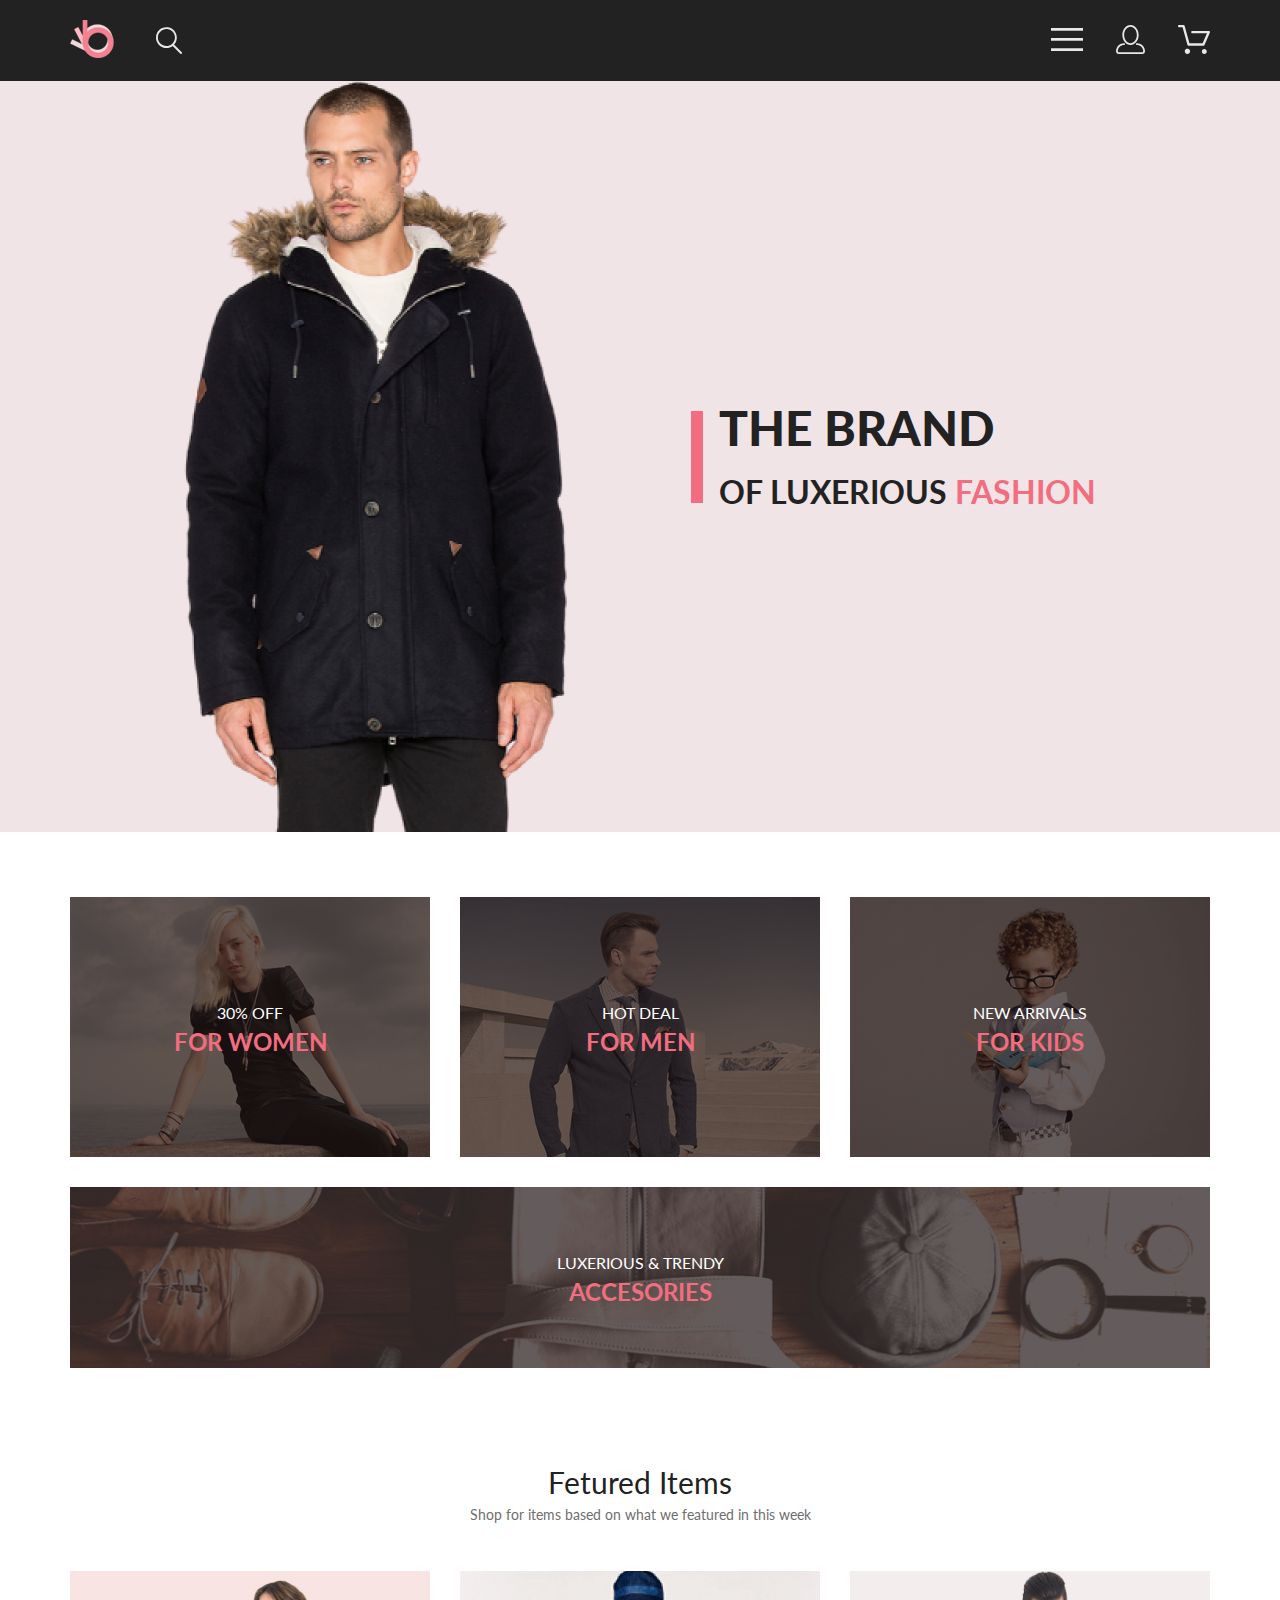
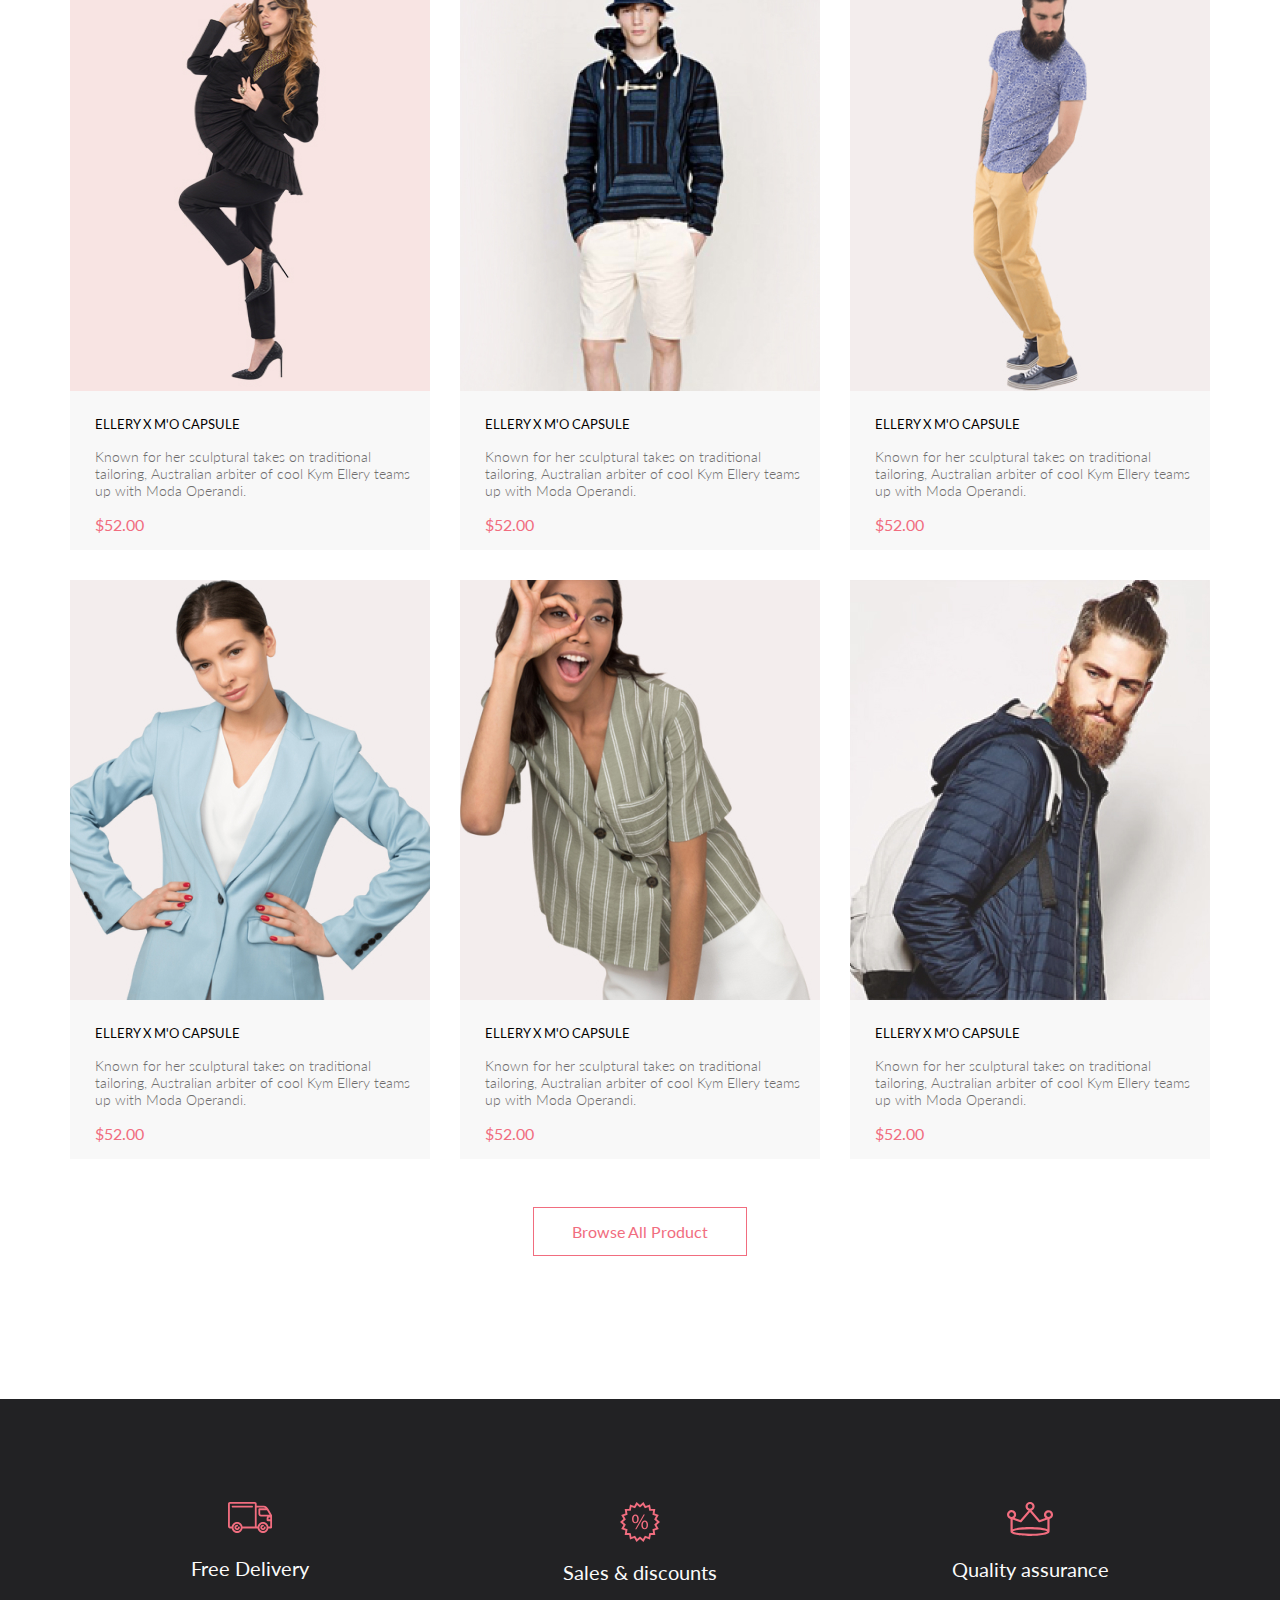
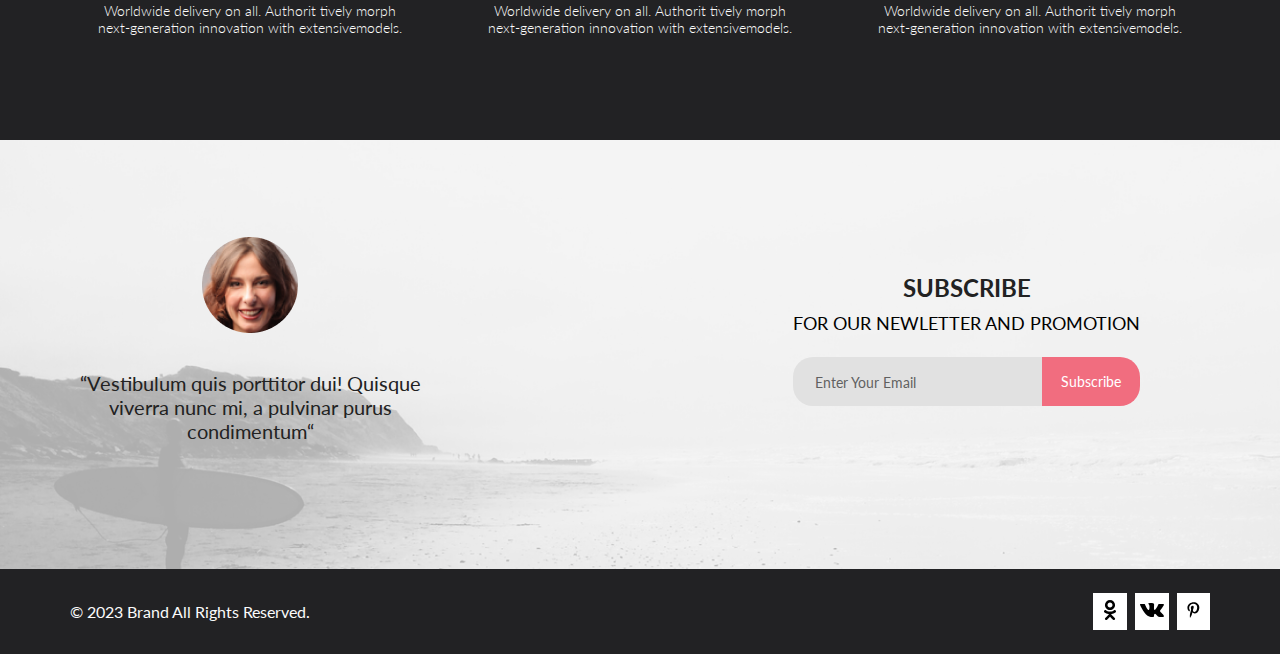
<file: seminar5-6/index.html>
<!DOCTYPE html>
<html lang="en">
  <head>
    <meta charset="UTF-8" />
    <meta http-equiv="X-UA-Compatible" content="IE=edge" />
    <meta name="viewport" content="width=device-width, initial-scale=1.0" />
    <title>Document</title>
    <link rel="preconnect" href="https://fonts.googleapis.com" />
    <link rel="preconnect" href="https://fonts.gstatic.com" crossorigin />
    <link
      href="https://fonts.googleapis.com/css2?family=Lato:wght@300;400;700;900&display=swap"
      rel="stylesheet" />
    <link rel="stylesheet" href="css/reset.css" />
    <link rel="stylesheet" href="css/style.css" />
  </head>

  <body>
    <div class="wrapper">
      <header class="header center">
        <div class="header__left">
          <a href="index.html" class="header__logo">
            <svg
              width="44"
              height="38"
              viewBox="0 0 44 38"
              fill="none"
              xmlns="http://www.w3.org/2000/svg"
              xmlns:xlink="http://www.w3.org/1999/xlink">
              <rect width="44" height="38" fill="url(#pattern0)" />
              <defs>
                <pattern id="pattern0" patternContentUnits="objectBoundingBox" width="1" height="1">
                  <use xlink:href="#image0_190_1201" transform="scale(0.0227273 0.0263158)" />
                </pattern>
                <image
                  id="image0_190_1201"
                  width="44"
                  height="38"
                  xlink:href="[data-uri]" />
              </defs>
            </svg>
          </a>
          <svg
            class="header__search"
            width="27"
            height="28"
            viewBox="0 0 27 28"
            fill="none"
            xmlns="http://www.w3.org/2000/svg">
            <path
              d="M19.0589 17.6249C20.6705 15.8648 21.6275 13.6038 21.769 11.2215C21.9106 8.8392 21.2281 6.48075 19.8362 4.5422C18.4443 2.60365 16.4278 1.20306 14.1252 0.575643C11.8227 -0.0517774 9.37437 0.132183 7.19143 1.09663C5.0085 2.06108 3.22389 3.74727 2.1373 5.87205C1.05071 7.99682 0.728322 10.4308 1.22426 12.7652C1.72021 15.0996 3.00428 17.1922 4.86085 18.6917C6.71741 20.1912 9.0334 21.0063 11.4199 20.9999C13.6723 21.003 15.8638 20.269 17.6599 18.9099L25.4079 26.7169C25.4934 26.806 25.5958 26.8771 25.7091 26.926C25.8225 26.975 25.9444 27.0008 26.0679 27.0019C26.1916 27.0023 26.314 26.9772 26.4276 26.9282C26.5411 26.8792 26.6434 26.8072 26.7279 26.7169C26.9018 26.536 26.999 26.2949 26.999 26.0439C26.999 25.793 26.9018 25.5518 26.7279 25.3709L19.0589 17.6249ZM2.88589 10.4999C2.89873 8.81465 3.41021 7.17089 4.35586 5.77587C5.30151 4.38086 6.63899 3.29703 8.1997 2.66102C9.76042 2.02501 11.4745 1.86529 13.1258 2.202C14.7772 2.53871 16.2919 3.35678 17.479 4.55307C18.6661 5.74935 19.4725 7.27031 19.7965 8.92421C20.1204 10.5781 19.9475 12.2909 19.2995 13.8467C18.6515 15.4024 17.5574 16.7315 16.1551 17.6664C14.7529 18.6013 13.1052 19.1001 11.4199 19.0999C9.14843 19.0891 6.97409 18.1774 5.3741 16.5651C3.77412 14.9527 2.87924 12.7714 2.88589 10.4999Z"
              fill="#E8E8E8" />
          </svg>
        </div>
        <div class="header__right">
          <label class="header__btn" for="burger">
            <svg
              width="32"
              height="23"
              viewBox="0 0 32 23"
              fill="none"
              xmlns="http://www.w3.org/2000/svg">
              <path
                d="M0 23V20.31H32V23H0ZM0 12.76V10.07H32V12.76H0ZM0 2.69V0H32V2.69H0Z"
                fill="#E8E8E8" />
            </svg>
          </label>
          <input id="burger" type="checkbox" />
          <nav class="menu">
            <h3 class="menu__title-h3">MENU</h3>
            <h4 class="menu__title">MAN</h4>
            <ul class="menu__man">
              <li>
                <a href="catalog.html" class="menu__link menu__man-accessories">Accessories</a>
              </li>
              <li>
                <a href="catalog.html" class="menu__link menu__man-bags">Bags</a>
              </li>
              <li>
                <a href="catalog.html" class="menu__link menu__man-danim">Danim</a>
              </li>
              <li>
                <a href="catalog.html" class="menu__link menu__man-t-shirts">T-Shirts</a>
              </li>
            </ul>
            <h4 class="menu__title">WOMAN</h4>
            <ul class="menu__woman">
              <li>
                <a href="catalog.html" class="menu__link menu__woman-accessories">Accessories</a>
              </li>
              <li>
                <a href="catalog.html" class="menu__link menu__woman-jacets-coats">Jacets & Coats</a>
              </li>
              <li>
                <a href="catalog.html" class="menu__link menu__woman-polos">Polos</a>
              </li>
              <li>
                <a href="catalog.html" class="menu__link menu__woman-t-shirts">T-Shirts</a>
              </li>
              <li>
                <a href="catalog.html" class="menu__link menu__woman-shirts">Shirts</a>
              </li>
            </ul>
            <h4 class="menu__title">KIDS</h4>
            <ul class="menu__kids">
              <li>
                <a href="catalog.html" class="menu__link menu__kids-accessories">Accessories</a>
              </li>
              <li>
                <a href="catalog.html" class="menu__link menu__kids-jacets-coats">Jacets & Coats</a>
              </li>
              <li>
                <a href="catalog.html" class="menu__link menu__kids-polos">Polos</a>
              </li>
              <li>
                <a href="catalog.html" class="menu__link menu__kids-t-shirts">T-Shirts</a>
              </li>
              <li>
                <a href="catalog.html" class="menu__link menu__kids-shirts">Shirts</a>
              </li>
              <li>
                <a href="catalog.html" class="menu__link menu__kids-bags">Bags</a>
              </li>
            </ul>
          </nav>
          <a href="registration.html" class="header__registr">
            <svg
              class="header__forma"
              width="29"
              height="29"
              viewBox="0 0 29 29"
              fill="none"
              xmlns="http://www.w3.org/2000/svg">
              <path
                d="M14.5 19.937C19 19.937 22.656 15.464 22.656 9.968C22.656 4.472 19 0 14.5 0C13.3631 0.0217413 12.2463 0.303398 11.2351 0.823397C10.2239 1.34339 9.34507 2.08794 8.66602 3C7.12663 4.99573 6.30819 7.45381 6.34399 9.974C6.34399 15.465 10 19.937 14.5 19.937ZM14.5 1.813C18 1.813 20.844 5.472 20.844 9.969C20.844 14.466 17.998 18.125 14.5 18.125C11.002 18.125 8.15603 14.465 8.15503 9.969C8.15403 5.473 11 1.813 14.5 1.813ZM20.844 18.125C20.6036 18.125 20.373 18.2205 20.203 18.3905C20.033 18.5605 19.9375 18.7911 19.9375 19.0315C19.9375 19.2719 20.033 19.5025 20.203 19.6725C20.373 19.8425 20.6036 19.938 20.844 19.938C22.526 19.9399 24.1386 20.6088 25.3279 21.7982C26.5172 22.9875 27.1861 24.6 27.188 26.282C27.1875 26.5221 27.0918 26.7523 26.922 26.9221C26.7522 27.0918 26.5221 27.1875 26.282 27.188H2.71997C2.47985 27.1875 2.24975 27.0918 2.07996 26.9221C1.91016 26.7523 1.81449 26.5221 1.81396 26.282C1.81608 24.6001 2.48517 22.9877 3.67444 21.7985C4.86371 20.6092 6.47608 19.9401 8.15796 19.938C8.39824 19.938 8.62868 19.8425 8.79858 19.6726C8.96849 19.5027 9.06396 19.2723 9.06396 19.032C9.06396 18.7917 8.96849 18.5613 8.79858 18.3914C8.62868 18.2215 8.39824 18.126 8.15796 18.126C5.99541 18.1279 3.92201 18.9875 2.39258 20.5164C0.863144 22.0453 0.00264777 24.1185 0 26.281C0.000794067 27.0019 0.287502 27.693 0.797241 28.2027C1.30698 28.7125 1.99811 28.9992 2.71899 29H26.282C27.0027 28.9989 27.6936 28.7121 28.2031 28.2024C28.7126 27.6927 28.9992 27.0017 29 26.281C28.9974 24.1187 28.1372 22.0457 26.6083 20.5168C25.0793 18.9878 23.0063 18.1276 20.844 18.125Z"
                fill="#E8E8E8" />
            </svg>
          </a>
          <a href="cart.html" class="header__basket">
            <svg
              width="32"
              height="29"
              viewBox="0 0 32 29"
              fill="none"
              xmlns="http://www.w3.org/2000/svg">
              <path
                d="M26.1998 29C25.5521 28.9738 24.9404 28.6948 24.4961 28.2227C24.0518 27.7506 23.8103 27.1232 23.8234 26.475C23.8365 25.8269 24.1032 25.2097 24.5662 24.7559C25.0292 24.3022 25.6516 24.048 26.2999 24.048C26.9482 24.048 27.5706 24.3022 28.0336 24.7559C28.4966 25.2097 28.7633 25.8269 28.7764 26.475C28.7895 27.1232 28.5479 27.7506 28.1036 28.2227C27.6593 28.6948 27.0477 28.9738 26.3999 29H26.1998ZM6.75183 26.32C6.75183 25.79 6.90901 25.2718 7.20349 24.8311C7.49797 24.3904 7.91654 24.0469 8.40625 23.844C8.89596 23.6412 9.43484 23.5881 9.95471 23.6915C10.4746 23.7949 10.9521 24.0502 11.3269 24.425C11.7017 24.7998 11.957 25.2773 12.0604 25.7972C12.1638 26.317 12.1107 26.8559 11.9078 27.3456C11.705 27.8353 11.3615 28.2539 10.9208 28.5483C10.4801 28.8428 9.96194 29 9.43188 29C9.07977 29.0003 8.73102 28.9311 8.40564 28.7966C8.08026 28.662 7.7846 28.4646 7.53552 28.2158C7.28645 27.9669 7.08891 27.6713 6.9541 27.3461C6.81929 27.0208 6.74988 26.6721 6.74988 26.32H6.75183ZM10.5519 20.686C10.2924 20.6868 10.0398 20.6024 9.83301 20.4457C9.62617 20.2891 9.47648 20.0689 9.40686 19.819L4.57385 2.36401H1.18091C0.867422 2.36401 0.566761 2.23947 0.345093 2.01781C0.123425 1.79614 -0.00109863 1.49549 -0.00109863 1.18201C-0.00109863 0.868519 0.123425 0.567873 0.345093 0.346205C0.566761 0.124537 0.867422 5.81268e-06 1.18091 5.81268e-06H5.46191C5.7214 -0.00080736 5.97394 0.0837201 6.18066 0.240568C6.38739 0.397416 6.53674 0.617884 6.60583 0.868006L11.4388 18.323H24.6168L28.9999 8.27501H14.3999C14.2417 8.27961 14.0843 8.25242 13.9368 8.19507C13.7893 8.13771 13.6548 8.05134 13.5413 7.94108C13.4277 7.83082 13.3375 7.69891 13.2759 7.55315C13.2143 7.40739 13.1825 7.25075 13.1825 7.0925C13.1825 6.93426 13.2143 6.77762 13.2759 6.63186C13.3375 6.4861 13.4277 6.35419 13.5413 6.24393C13.6548 6.13367 13.7893 6.0473 13.9368 5.98994C14.0843 5.93259 14.2417 5.90541 14.3999 5.91001H30.8129C31.0086 5.90996 31.2011 5.95866 31.3733 6.05172C31.5454 6.14478 31.6917 6.27926 31.7988 6.44301C31.9067 6.60729 31.9723 6.79569 31.9897 6.99145C32.0072 7.18721 31.976 7.38424 31.8989 7.565L26.4939 19.977C26.4015 20.1876 26.2499 20.3668 26.0574 20.4927C25.8649 20.6186 25.6399 20.6858 25.4099 20.686H10.5519Z"
                fill="#E8E8E8" />
            </svg>
          </a>
        </div>
      </header>

      <div class="top center">
        <div class="top__img">
          <img src="img/man.png" alt="top img" />
        </div>
        <div class="intro">
          <div class="intro__line"></div>
          <h1 class="intro__title-text">
            THE&nbsp;BRAND<br />
            <span>OF&nbsp;LUXERIOUS&nbsp;<span>FASHION</span></span>
          </h1>
        </div>
      </div>

      <main class="main">
        <section>
          <div class="center offers">
            <div class="offers__block offers__woman">
              <a class="offers__block-link" href="catalog.html"
                >30% off <span class="font__link">for women</span></a
              >
            </div>
            <div class="offers__block offers__men">
              <a class="offers__block-link" href="catalog.html"
                >hot deal <span class="font__link">FOR MEN</span></a
              >
            </div>
            <div class="offers__block offers__kids">
              <a class="offers__block-link" href="catalog.html"
                >NEW ARRIVALS <span class="font__link">for kids</span></a
              >
            </div>
            <div class="offers__block offers__accesories">
              <a class="offers__block-link-acces" href="catalog.html"
                >luxerious & trendy <span class="font__link">accesories</span></a
              >
            </div>
          </div>
        </section>
        <div class="product-box center">
          <h3 class="product-box__title">Fetured Items</h3>
          <p class="product-box__text">Shop for items based on what we featured in this week</p>
          <div class="product-items">
            <div class="product__item item">
              <div class="product__wrapper">
                <div class="product__inner">
                  <img class="product__img" src="img/02.jpg" alt="item img" />
                  <div class="product__basket">
                    <svg
                      class="product__basket-svg"
                      width="27"
                      height="25"
                      viewBox="0 0 27 25"
                      fill="none"
                      xmlns="http://www.w3.org/2000/svg">
                      <path
                        d="M21.8765 22.2662C21.9215 22.2549 21.9428 22.2339 21.9605 22.2129C21.9683 22.2037 21.9761 22.1946 21.9839 22.1855C22.0204 22.1438 22.0237 22.0553 22.0229 22.0105C22.0097 21.9044 21.9189 21.8315 21.8417 21.8315C21.838 21.8315 21.8341 21.8317 21.8317 21.8318C21.7536 21.8372 21.6658 21.9409 21.6724 22.0625C21.6818 22.1793 21.7679 22.2662 21.8397 22.2662H21.8765ZM8.22003 22.2599C8.31921 22.2599 8.39984 22.1655 8.39984 22.0496C8.39984 21.9341 8.31921 21.8401 8.22003 21.8401C8.12091 21.8401 8.04022 21.9341 8.04022 22.0496C8.04022 22.1655 8.12091 22.2599 8.22003 22.2599ZM21.9999 24.2662C21.9522 24.2662 21.8883 24.2662 21.8397 24.2662C20.7021 24.2662 19.7571 23.3545 19.677 22.198C19.5969 20.9929 20.4942 19.9183 21.6957 19.8364C21.7446 19.8331 21.7933 19.8315 21.8417 19.8315C22.9804 19.8315 23.9418 20.7324 24.0195 21.8884C24.051 22.4915 23.8746 23.0612 23.4903 23.5012C23.106 23.9575 22.5768 24.2177 21.9999 24.2662ZM8.22003 24.2599C7.01581 24.2599 6.04022 23.2709 6.04022 22.0496C6.04022 20.8291 7.01581 19.8401 8.22003 19.8401C9.42419 19.8401 10.3998 20.8291 10.3998 22.0496C10.3998 23.2709 9.42419 24.2599 8.22003 24.2599ZM21.1989 17.3938H9.13354C8.70062 17.3938 8.31635 17.1005 8.2038 16.6775L4.27802 2.24768H1.52222C0.993896 2.24768 0.561035 1.80859 0.561035 1.27039C0.561035 0.733032 0.993896 0.292969 1.52222 0.292969H4.99982C5.43182 0.292969 5.8161 0.586304 5.92859 1.01025L9.85443 15.4391H20.5581L24.1149 7.13379H12.2583C11.7291 7.13379 11.2962 6.69373 11.2962 6.15649C11.2962 5.61914 11.7291 5.17908 12.2583 5.17908H25.5891C25.9095 5.17908 26.2146 5.34192 26.3901 5.61914C26.5665 5.89539 26.5989 6.23743 26.4702 6.547L22.08 16.807C21.9198 17.1653 21.5832 17.3938 21.1989 17.3938Z"
                        fill="white" />
                    </svg>
                    <h6 class="product__basket-title">Add to Cart</h6>
                  </div>
                </div>
              </div>
              <a href="product.html">
                <div class="product__content">
                  <h6 class="product__content-title">ELLERY X M'O CAPSULE</h6>
                  <p class="product__content-text">
                    Known for her sculptural takes on traditional tailoring, Australian arbiter of
                    cool Kym Ellery teams up with Moda Operandi.
                  </p>
                  <p class="product__content-price">$52.00</p>
                </div></a
              >
            </div>
            <div class="product__item item">
              <div class="product__wrapper">
                <div class="product__inner">
                  <img class="product__item-img" src="img/03.jpg" alt="item img" />
                  <div class="product__basket">
                    <svg
                      class="product__basket-svg"
                      width="27"
                      height="25"
                      viewBox="0 0 27 25"
                      fill="none"
                      xmlns="http://www.w3.org/2000/svg">
                      <path
                        d="M21.8765 22.2662C21.9215 22.2549 21.9428 22.2339 21.9605 22.2129C21.9683 22.2037 21.9761 22.1946 21.9839 22.1855C22.0204 22.1438 22.0237 22.0553 22.0229 22.0105C22.0097 21.9044 21.9189 21.8315 21.8417 21.8315C21.838 21.8315 21.8341 21.8317 21.8317 21.8318C21.7536 21.8372 21.6658 21.9409 21.6724 22.0625C21.6818 22.1793 21.7679 22.2662 21.8397 22.2662H21.8765ZM8.22003 22.2599C8.31921 22.2599 8.39984 22.1655 8.39984 22.0496C8.39984 21.9341 8.31921 21.8401 8.22003 21.8401C8.12091 21.8401 8.04022 21.9341 8.04022 22.0496C8.04022 22.1655 8.12091 22.2599 8.22003 22.2599ZM21.9999 24.2662C21.9522 24.2662 21.8883 24.2662 21.8397 24.2662C20.7021 24.2662 19.7571 23.3545 19.677 22.198C19.5969 20.9929 20.4942 19.9183 21.6957 19.8364C21.7446 19.8331 21.7933 19.8315 21.8417 19.8315C22.9804 19.8315 23.9418 20.7324 24.0195 21.8884C24.051 22.4915 23.8746 23.0612 23.4903 23.5012C23.106 23.9575 22.5768 24.2177 21.9999 24.2662ZM8.22003 24.2599C7.01581 24.2599 6.04022 23.2709 6.04022 22.0496C6.04022 20.8291 7.01581 19.8401 8.22003 19.8401C9.42419 19.8401 10.3998 20.8291 10.3998 22.0496C10.3998 23.2709 9.42419 24.2599 8.22003 24.2599ZM21.1989 17.3938H9.13354C8.70062 17.3938 8.31635 17.1005 8.2038 16.6775L4.27802 2.24768H1.52222C0.993896 2.24768 0.561035 1.80859 0.561035 1.27039C0.561035 0.733032 0.993896 0.292969 1.52222 0.292969H4.99982C5.43182 0.292969 5.8161 0.586304 5.92859 1.01025L9.85443 15.4391H20.5581L24.1149 7.13379H12.2583C11.7291 7.13379 11.2962 6.69373 11.2962 6.15649C11.2962 5.61914 11.7291 5.17908 12.2583 5.17908H25.5891C25.9095 5.17908 26.2146 5.34192 26.3901 5.61914C26.5665 5.89539 26.5989 6.23743 26.4702 6.547L22.08 16.807C21.9198 17.1653 21.5832 17.3938 21.1989 17.3938Z"
                        fill="white" />
                    </svg>
                    <h6 class="product__basket-title">Add to Cart</h6>
                  </div>
                </div>
              </div>
              <a href="product.html">
                <div class="product__content">
                  <h6 class="product__content-title">ELLERY X M'O CAPSULE</h6>
                  <p class="product__content-text">
                    Known for her sculptural takes on traditional tailoring, Australian arbiter of
                    cool Kym Ellery teams up with Moda Operandi.
                  </p>
                  <p class="product__content-price">$52.00</p>
                </div>
              </a>
            </div>
            <div class="product__item item">
              <div class="product__wrapper">
                <div class="product__inner">
                  <img class="product__item-img" src="img/04.jpg" alt="item img" />
                  <div class="product__basket">
                    <svg
                      class="product__basket-svg"
                      width="27"
                      height="25"
                      viewBox="0 0 27 25"
                      fill="none"
                      xmlns="http://www.w3.org/2000/svg">
                      <path
                        d="M21.8765 22.2662C21.9215 22.2549 21.9428 22.2339 21.9605 22.2129C21.9683 22.2037 21.9761 22.1946 21.9839 22.1855C22.0204 22.1438 22.0237 22.0553 22.0229 22.0105C22.0097 21.9044 21.9189 21.8315 21.8417 21.8315C21.838 21.8315 21.8341 21.8317 21.8317 21.8318C21.7536 21.8372 21.6658 21.9409 21.6724 22.0625C21.6818 22.1793 21.7679 22.2662 21.8397 22.2662H21.8765ZM8.22003 22.2599C8.31921 22.2599 8.39984 22.1655 8.39984 22.0496C8.39984 21.9341 8.31921 21.8401 8.22003 21.8401C8.12091 21.8401 8.04022 21.9341 8.04022 22.0496C8.04022 22.1655 8.12091 22.2599 8.22003 22.2599ZM21.9999 24.2662C21.9522 24.2662 21.8883 24.2662 21.8397 24.2662C20.7021 24.2662 19.7571 23.3545 19.677 22.198C19.5969 20.9929 20.4942 19.9183 21.6957 19.8364C21.7446 19.8331 21.7933 19.8315 21.8417 19.8315C22.9804 19.8315 23.9418 20.7324 24.0195 21.8884C24.051 22.4915 23.8746 23.0612 23.4903 23.5012C23.106 23.9575 22.5768 24.2177 21.9999 24.2662ZM8.22003 24.2599C7.01581 24.2599 6.04022 23.2709 6.04022 22.0496C6.04022 20.8291 7.01581 19.8401 8.22003 19.8401C9.42419 19.8401 10.3998 20.8291 10.3998 22.0496C10.3998 23.2709 9.42419 24.2599 8.22003 24.2599ZM21.1989 17.3938H9.13354C8.70062 17.3938 8.31635 17.1005 8.2038 16.6775L4.27802 2.24768H1.52222C0.993896 2.24768 0.561035 1.80859 0.561035 1.27039C0.561035 0.733032 0.993896 0.292969 1.52222 0.292969H4.99982C5.43182 0.292969 5.8161 0.586304 5.92859 1.01025L9.85443 15.4391H20.5581L24.1149 7.13379H12.2583C11.7291 7.13379 11.2962 6.69373 11.2962 6.15649C11.2962 5.61914 11.7291 5.17908 12.2583 5.17908H25.5891C25.9095 5.17908 26.2146 5.34192 26.3901 5.61914C26.5665 5.89539 26.5989 6.23743 26.4702 6.547L22.08 16.807C21.9198 17.1653 21.5832 17.3938 21.1989 17.3938Z"
                        fill="white" />
                    </svg>
                    <h6 class="product__basket-title">Add to Cart</h6>
                  </div>
                </div>
              </div>
              <a href="product.html">
                <div class="product__content">
                  <h6 class="product__content-title">ELLERY X M'O CAPSULE</h6>
                  <p class="product__content-text">
                    Known for her sculptural takes on traditional tailoring, Australian arbiter of
                    cool Kym Ellery teams up with Moda Operandi.
                  </p>
                  <p class="product__content-price">$52.00</p>
                </div>
              </a>
            </div>
            <div class="product__item item">
              <div class="product__wrapper">
                <div class="product__inner">
                  <img class="product__item-img" src="img/05.jpg" alt="item img" />
                  <div class="product__basket">
                    <svg
                      class="product__basket-svg"
                      width="27"
                      height="25"
                      viewBox="0 0 27 25"
                      fill="none"
                      xmlns="http://www.w3.org/2000/svg">
                      <path
                        d="M21.8765 22.2662C21.9215 22.2549 21.9428 22.2339 21.9605 22.2129C21.9683 22.2037 21.9761 22.1946 21.9839 22.1855C22.0204 22.1438 22.0237 22.0553 22.0229 22.0105C22.0097 21.9044 21.9189 21.8315 21.8417 21.8315C21.838 21.8315 21.8341 21.8317 21.8317 21.8318C21.7536 21.8372 21.6658 21.9409 21.6724 22.0625C21.6818 22.1793 21.7679 22.2662 21.8397 22.2662H21.8765ZM8.22003 22.2599C8.31921 22.2599 8.39984 22.1655 8.39984 22.0496C8.39984 21.9341 8.31921 21.8401 8.22003 21.8401C8.12091 21.8401 8.04022 21.9341 8.04022 22.0496C8.04022 22.1655 8.12091 22.2599 8.22003 22.2599ZM21.9999 24.2662C21.9522 24.2662 21.8883 24.2662 21.8397 24.2662C20.7021 24.2662 19.7571 23.3545 19.677 22.198C19.5969 20.9929 20.4942 19.9183 21.6957 19.8364C21.7446 19.8331 21.7933 19.8315 21.8417 19.8315C22.9804 19.8315 23.9418 20.7324 24.0195 21.8884C24.051 22.4915 23.8746 23.0612 23.4903 23.5012C23.106 23.9575 22.5768 24.2177 21.9999 24.2662ZM8.22003 24.2599C7.01581 24.2599 6.04022 23.2709 6.04022 22.0496C6.04022 20.8291 7.01581 19.8401 8.22003 19.8401C9.42419 19.8401 10.3998 20.8291 10.3998 22.0496C10.3998 23.2709 9.42419 24.2599 8.22003 24.2599ZM21.1989 17.3938H9.13354C8.70062 17.3938 8.31635 17.1005 8.2038 16.6775L4.27802 2.24768H1.52222C0.993896 2.24768 0.561035 1.80859 0.561035 1.27039C0.561035 0.733032 0.993896 0.292969 1.52222 0.292969H4.99982C5.43182 0.292969 5.8161 0.586304 5.92859 1.01025L9.85443 15.4391H20.5581L24.1149 7.13379H12.2583C11.7291 7.13379 11.2962 6.69373 11.2962 6.15649C11.2962 5.61914 11.7291 5.17908 12.2583 5.17908H25.5891C25.9095 5.17908 26.2146 5.34192 26.3901 5.61914C26.5665 5.89539 26.5989 6.23743 26.4702 6.547L22.08 16.807C21.9198 17.1653 21.5832 17.3938 21.1989 17.3938Z"
                        fill="white" />
                    </svg>
                    <h6 class="product__basket-title">Add to Cart</h6>
                  </div>
                </div>
              </div>
              <a href="product.html">
                <div class="product__content">
                  <h6 class="product__content-title">ELLERY X M'O CAPSULE</h6>
                  <p class="product__content-text">
                    Known for her sculptural takes on traditional tailoring, Australian arbiter of
                    cool Kym Ellery teams up with Moda Operandi.
                  </p>
                  <p class="product__content-price">$52.00</p>
                </div>
              </a>
            </div>
            <div class="product__item item">
              <div class="product__wrapper">
                <div class="product__inner">
                  <img class="product__item-img" src="img/06.jpg" alt="item img" />
                  <div class="product__basket">
                    <svg
                      class="product__basket-svg"
                      width="27"
                      height="25"
                      viewBox="0 0 27 25"
                      fill="none"
                      xmlns="http://www.w3.org/2000/svg">
                      <path
                        d="M21.8765 22.2662C21.9215 22.2549 21.9428 22.2339 21.9605 22.2129C21.9683 22.2037 21.9761 22.1946 21.9839 22.1855C22.0204 22.1438 22.0237 22.0553 22.0229 22.0105C22.0097 21.9044 21.9189 21.8315 21.8417 21.8315C21.838 21.8315 21.8341 21.8317 21.8317 21.8318C21.7536 21.8372 21.6658 21.9409 21.6724 22.0625C21.6818 22.1793 21.7679 22.2662 21.8397 22.2662H21.8765ZM8.22003 22.2599C8.31921 22.2599 8.39984 22.1655 8.39984 22.0496C8.39984 21.9341 8.31921 21.8401 8.22003 21.8401C8.12091 21.8401 8.04022 21.9341 8.04022 22.0496C8.04022 22.1655 8.12091 22.2599 8.22003 22.2599ZM21.9999 24.2662C21.9522 24.2662 21.8883 24.2662 21.8397 24.2662C20.7021 24.2662 19.7571 23.3545 19.677 22.198C19.5969 20.9929 20.4942 19.9183 21.6957 19.8364C21.7446 19.8331 21.7933 19.8315 21.8417 19.8315C22.9804 19.8315 23.9418 20.7324 24.0195 21.8884C24.051 22.4915 23.8746 23.0612 23.4903 23.5012C23.106 23.9575 22.5768 24.2177 21.9999 24.2662ZM8.22003 24.2599C7.01581 24.2599 6.04022 23.2709 6.04022 22.0496C6.04022 20.8291 7.01581 19.8401 8.22003 19.8401C9.42419 19.8401 10.3998 20.8291 10.3998 22.0496C10.3998 23.2709 9.42419 24.2599 8.22003 24.2599ZM21.1989 17.3938H9.13354C8.70062 17.3938 8.31635 17.1005 8.2038 16.6775L4.27802 2.24768H1.52222C0.993896 2.24768 0.561035 1.80859 0.561035 1.27039C0.561035 0.733032 0.993896 0.292969 1.52222 0.292969H4.99982C5.43182 0.292969 5.8161 0.586304 5.92859 1.01025L9.85443 15.4391H20.5581L24.1149 7.13379H12.2583C11.7291 7.13379 11.2962 6.69373 11.2962 6.15649C11.2962 5.61914 11.7291 5.17908 12.2583 5.17908H25.5891C25.9095 5.17908 26.2146 5.34192 26.3901 5.61914C26.5665 5.89539 26.5989 6.23743 26.4702 6.547L22.08 16.807C21.9198 17.1653 21.5832 17.3938 21.1989 17.3938Z"
                        fill="white" />
                    </svg>
                    <h6 class="product__basket-title">Add to Cart</h6>
                  </div>
                </div>
              </div>
              <a href="product.html">
                <div class="product__content">
                  <h6 class="product__content-title">ELLERY X M'O CAPSULE</h6>
                  <p class="product__content-text">
                    Known for her sculptural takes on traditional tailoring, Australian arbiter of
                    cool Kym Ellery teams up with Moda Operandi.
                  </p>
                  <p class="product__content-price">$52.00</p>
                </div>
              </a>
            </div>
            <div class="product__item item">
              <div class="product__wrapper">
                <div class="product__inner">
                  <img class="product__item-img" src="img/01.jpg" alt="item img" />
                  <div class="product__basket">
                    <svg
                      class="product__basket-svg"
                      width="27"
                      height="25"
                      viewBox="0 0 27 25"
                      fill="none"
                      xmlns="http://www.w3.org/2000/svg">
                      <path
                        d="M21.8765 22.2662C21.9215 22.2549 21.9428 22.2339 21.9605 22.2129C21.9683 22.2037 21.9761 22.1946 21.9839 22.1855C22.0204 22.1438 22.0237 22.0553 22.0229 22.0105C22.0097 21.9044 21.9189 21.8315 21.8417 21.8315C21.838 21.8315 21.8341 21.8317 21.8317 21.8318C21.7536 21.8372 21.6658 21.9409 21.6724 22.0625C21.6818 22.1793 21.7679 22.2662 21.8397 22.2662H21.8765ZM8.22003 22.2599C8.31921 22.2599 8.39984 22.1655 8.39984 22.0496C8.39984 21.9341 8.31921 21.8401 8.22003 21.8401C8.12091 21.8401 8.04022 21.9341 8.04022 22.0496C8.04022 22.1655 8.12091 22.2599 8.22003 22.2599ZM21.9999 24.2662C21.9522 24.2662 21.8883 24.2662 21.8397 24.2662C20.7021 24.2662 19.7571 23.3545 19.677 22.198C19.5969 20.9929 20.4942 19.9183 21.6957 19.8364C21.7446 19.8331 21.7933 19.8315 21.8417 19.8315C22.9804 19.8315 23.9418 20.7324 24.0195 21.8884C24.051 22.4915 23.8746 23.0612 23.4903 23.5012C23.106 23.9575 22.5768 24.2177 21.9999 24.2662ZM8.22003 24.2599C7.01581 24.2599 6.04022 23.2709 6.04022 22.0496C6.04022 20.8291 7.01581 19.8401 8.22003 19.8401C9.42419 19.8401 10.3998 20.8291 10.3998 22.0496C10.3998 23.2709 9.42419 24.2599 8.22003 24.2599ZM21.1989 17.3938H9.13354C8.70062 17.3938 8.31635 17.1005 8.2038 16.6775L4.27802 2.24768H1.52222C0.993896 2.24768 0.561035 1.80859 0.561035 1.27039C0.561035 0.733032 0.993896 0.292969 1.52222 0.292969H4.99982C5.43182 0.292969 5.8161 0.586304 5.92859 1.01025L9.85443 15.4391H20.5581L24.1149 7.13379H12.2583C11.7291 7.13379 11.2962 6.69373 11.2962 6.15649C11.2962 5.61914 11.7291 5.17908 12.2583 5.17908H25.5891C25.9095 5.17908 26.2146 5.34192 26.3901 5.61914C26.5665 5.89539 26.5989 6.23743 26.4702 6.547L22.08 16.807C21.9198 17.1653 21.5832 17.3938 21.1989 17.3938Z"
                        fill="white" />
                    </svg>
                    <h6 class="product__basket-title">Add to Cart</h6>
                  </div>
                </div>
              </div>
              <a href="product.html">
                <div class="product__content">
                  <h6 class="product__content-title">ELLERY X M'O CAPSULE</h6>
                  <p class="product__content-text">
                    Known for her sculptural takes on traditional tailoring, Australian arbiter of
                    cool Kym Ellery teams up with Moda Operandi.
                  </p>
                  <p class="product__content-price">$52.00</p>
                </div>
              </a>
            </div>
          </div>
          <a href="catalog.html" class="link-to-catalog-btn">
            <button class="product-box__btn" type="button">Browse All Product</button>
          </a>
        </div>

        <section class="info">
          <div class="center info__box">
            <div class="info__offer">
              <img
                src="./img/delivery.svg"
                width="45"
                height="32"
                alt="delivery"
                class="info__img-animation" />
              <h3>Free Delivery</h3>
              <p>
                Worldwide delivery on&nbsp;all. Authorit tively morph next&#8209;generation innovation
                with extensivemodels.
              </p>
            </div>
            <div class="info__offer">
              <img
                src="./img/sales.svg"
                width="40"
                height="40"
                alt="sales"
                class="info__img-animation" />
              <h3>Sales & discounts</h3>
              <p>
                Worldwide delivery on&nbsp;all. Authorit tively morph next&#8209;generation innovation
                with extensivemodels.
              </p>
            </div>
            <div class="info__offer">
              <img
                src="./img/quality.svg"
                width="47"
                height="35"
                alt="quality"
                class="info__img-animation" />
              <h3>Quality assurance</h3>
              <p>
                Worldwide delivery on&nbsp;all. Authorit tively morph next&#8209;generation innovation
                with extensivemodels.
              </p>
            </div>
          </div>
        </section>
      </main>
      <footer class="subscribe center">
        <figure class="subscribe__info">
          <div class="subscribe__info-img">
            <img src="img/footerphoto.png" alt="avatar" />
          </div>
          <figcaption class="subscribe__info-text">
            “Vestibulum quis porttitor dui! Quisque viverra nunc mi, a pulvinar purus condimentum“
          </figcaption>
        </figure>
        <div class="subscribe__promotion">
          <h3 class="subscribe__promotion-title">SUBSCRIBE</h3>
          <br />
          <p class="subscribe__promotion-text">FOR OUR NEWLETTER AND PROMOTION</p>
          <form class="subscribe__form" action="#">
            <input class="subscribe__form-email" type="email" placeholder="Enter Your Email" />
            <button class="subscribe__form-btn" type="submit">Subscribe</button>
          </form>
        </div>
      </footer>
      <footer class="footer center">
        <a href="#" class="footer__link">© 2023 Brand All Rights Reserved.</a>
        <div class="footer__social">
          <div class="social__wrapper">
            <a href="https://www.ok.cru" class="footer__social-link footer__ok">
              <svg xmlns="http://www.w3.org/2000/svg" width="24" height="24" viewBox="0 0 24 24">
                <path
                  fill="black"
                  d="M17.83 12.74c-.28-.57-1.07-1.05-2.12-.24c-1.43 1.14-3.71 1.14-3.71 1.14s-2.28 0-3.71-1.14c-1.05-.81-1.84-.33-2.12.24c-.5 1 .06 1.49 1.33 2.3c1.09.7 2.58.96 3.54 1.06l-.8.8C9.1 18.03 8 19.12 7.25 19.88c-.45.46-.45 1.19 0 1.62l.14.16c.45.45 1.19.45 1.64 0L12 18.68c1.15 1.13 2.24 2.22 3 2.98c.45.45 1.18.45 1.64 0l.13-.16c.46-.43.46-1.16 0-1.62l-2.98-2.98l-.79-.81c.95-.09 2.42-.36 3.5-1.05c1.27-.81 1.83-1.3 1.33-2.3M12 4.57c1.38 0 2.5 1.12 2.5 2.49c0 1.38-1.12 2.49-2.5 2.49S9.5 8.44 9.5 7.06c0-1.37 1.12-2.49 2.5-2.49m0 7.55c2.8 0 5.06-2.26 5.06-5.06a5.06 5.06 0 1 0-10.12 0c0 2.8 2.26 5.06 5.06 5.06Z" />
              </svg>
            </a>
          </div>
          <div class="social__wrapper">
            <a href="https://www.vk.com/" class="footer__social-link footer__vk">
              <svg xmlns="http://www.w3.org/2000/svg" width="24" height="24" viewBox="0 0 24 24">
                <path
                  class="st0"
                  d="M13.162 18.994c.609 0 .858-.406.851-.915-.031-1.917.714-2.949 2.059-1.604 1.488 1.488 1.796 2.519 3.603 2.519h3.2c.808 0 1.126-.26 1.126-.668 0-.863-1.421-2.386-2.625-3.504-1.686-1.565-1.765-1.602-.313-3.486 1.801-2.339 4.157-5.336 2.073-5.336h-3.981c-.772 0-.828.435-1.103 1.083-.995 2.347-2.886 5.387-3.604 4.922-.751-.485-.407-2.406-.35-5.261.015-.754.011-1.271-1.141-1.539-.629-.145-1.241-.205-1.809-.205-2.273 0-3.841.953-2.95 1.119 1.571.293 1.42 3.692 1.054 5.16-.638 2.556-3.036-2.024-4.035-4.305-.241-.548-.315-.974-1.175-.974h-3.255c-.492 0-.787.16-.787.516 0 .602 2.96 6.72 5.786 9.77 2.756 2.975 5.48 2.708 7.376 2.708z" />
              </svg>
            </a>
          </div>
          <div class="social__wrapper">
            <a href="https://ru.pinterest.com/" class="footer__social-link footer__pinterest">
              <svg
                width="13"
                height="16"
                viewBox="0 0 13 16"
                fill="none"
                xmlns="http://www.w3.org/2000/svg">
                <path
                  d="M6.7402 0.203125C3.55552 0.203125 0.408081 2.34063 0.408081 5.8C0.408081 8 1.63726 9.25 2.38221 9.25C2.68951 9.25 2.86643 8.3875 2.86643 8.14375C2.86643 7.85313 2.13079 7.23438 2.13079 6.025C2.13079 3.5125 4.03043 1.73125 6.48878 1.73125C8.60259 1.73125 10.167 2.94062 10.167 5.1625C10.167 6.82187 9.50585 9.93437 7.3641 9.93437C6.59121 9.93437 5.93006 9.37187 5.93006 8.56563C5.93006 7.38438 6.74951 6.24062 6.74951 5.02187C6.74951 2.95312 3.83487 3.32812 3.83487 5.82812C3.83487 6.35313 3.90006 6.93437 4.13286 7.4125C3.70451 9.26875 2.82919 12.0344 2.82919 13.9469C2.82919 14.5375 2.91299 15.1188 2.96886 15.7094C3.0744 15.8281 3.02163 15.8156 3.18304 15.7563C4.74744 13.6 4.69157 13.1781 5.39928 10.3562C5.78107 11.0875 6.76814 11.4812 7.55034 11.4812C10.8468 11.4812 12.3274 8.24688 12.3274 5.33125C12.3274 2.22813 9.66415 0.203125 6.7402 0.203125Z"
                  fill="black" />
              </svg>
            </a>
          </div>
        </div>
      </footer>
    </div>
  </body>
</html>
</file>
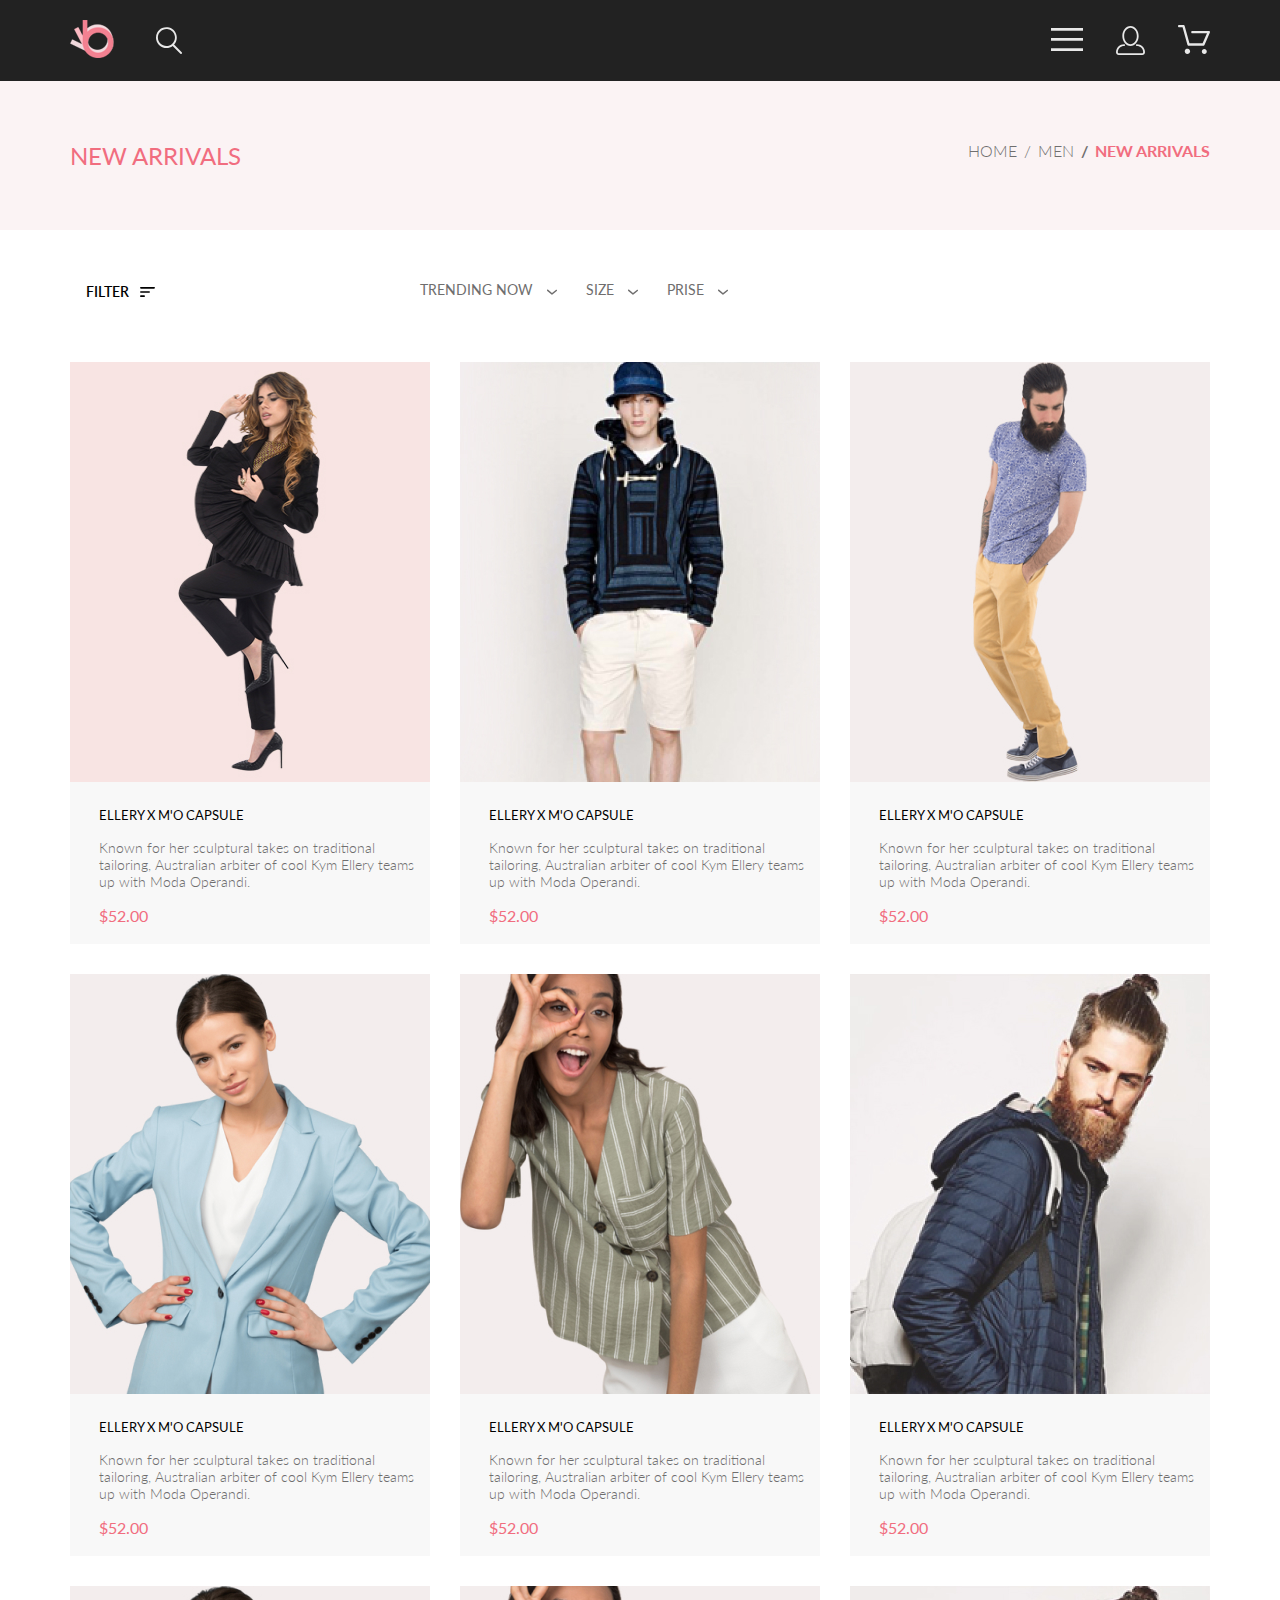
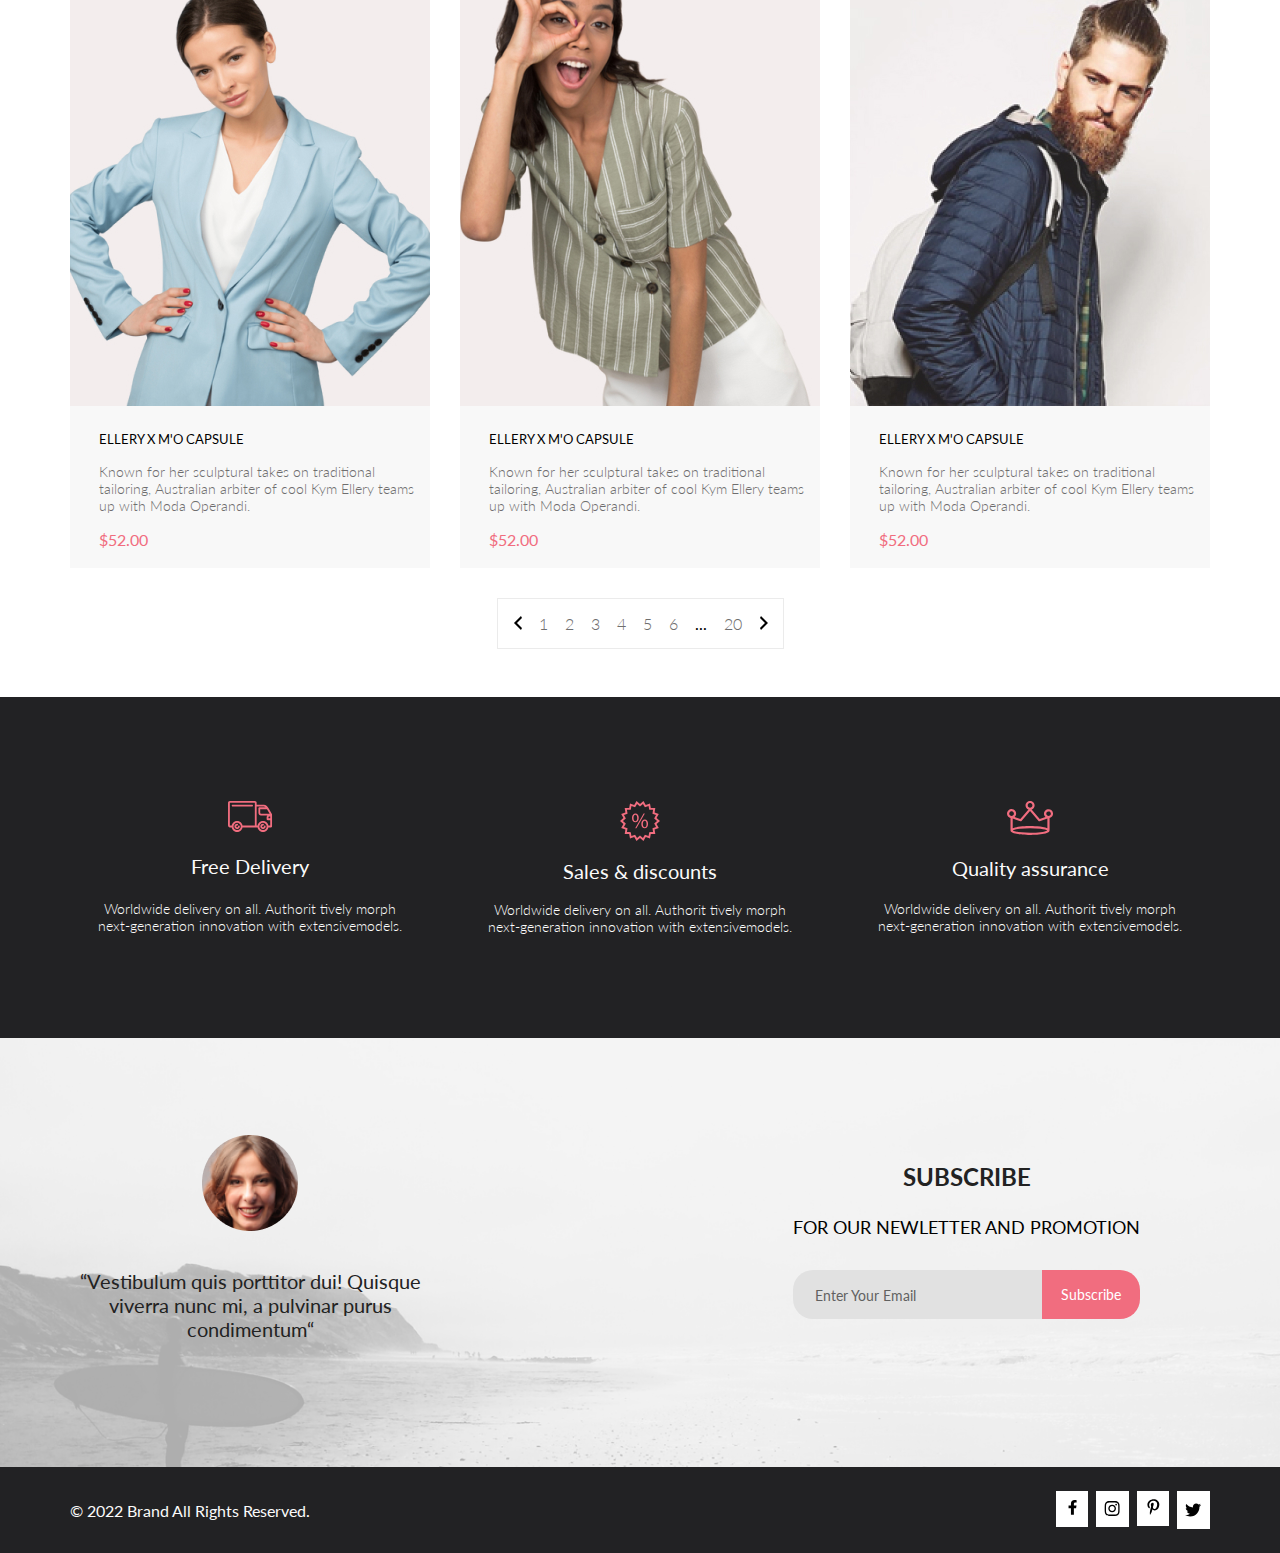
<file: seminar1-2/catalog.html>
<!DOCTYPE html>
<html lang="en">
  <head>
    <meta charset="UTF-8" />
    <meta http-equiv="X-UA-Compatible" content="IE=edge" />
    <meta name="viewport" content="width=device-width, initial-scale=1.0" />
    <title>Document</title>
    <link rel="preconnect" href="https://fonts.googleapis.com" />
    <link rel="preconnect" href="https://fonts.gstatic.com" crossorigin />
    <link
      href="https://fonts.googleapis.com/css2?family=Lato:wght@300;400;700;900&display=swap"
      rel="stylesheet"
    />
    <link rel="stylesheet" href="css/reset.css" />
    <link rel="stylesheet" href="css/style.css" />
  </head>

  <body>
    <div class="wrapper">
      <header class="header center">
        <div class="header__left">
          <a href="/app" class="header__logo">
            <svg
              width="44"
              height="38"
              viewBox="0 0 44 38"
              fill="none"
              xmlns="http://www.w3.org/2000/svg"
              xmlns:xlink="http://www.w3.org/1999/xlink"
            >
              <rect width="44" height="38" fill="url(#pattern0)" />
              <defs>
                <pattern
                  id="pattern0"
                  patternContentUnits="objectBoundingBox"
                  width="1"
                  height="1"
                >
                  <use
                    xlink:href="#image0_190_1201"
                    transform="scale(0.0227273 0.0263158)"
                  />
                </pattern>
                <image
                  id="image0_190_1201"
                  width="44"
                  height="38"
                  xlink:href="[data-uri]"
                />
              </defs>
            </svg>
          </a>
          <svg
            class="header__search"
            width="27"
            height="28"
            viewBox="0 0 27 28"
            fill="none"
            xmlns="http://www.w3.org/2000/svg"
          >
            <path
              d="M19.0589 17.6249C20.6705 15.8648 21.6275 13.6038 21.769 11.2215C21.9106 8.8392 21.2281 6.48075 19.8362 4.5422C18.4443 2.60365 16.4278 1.20306 14.1252 0.575643C11.8227 -0.0517774 9.37437 0.132183 7.19143 1.09663C5.0085 2.06108 3.22389 3.74727 2.1373 5.87205C1.05071 7.99682 0.728322 10.4308 1.22426 12.7652C1.72021 15.0996 3.00428 17.1922 4.86085 18.6917C6.71741 20.1912 9.0334 21.0063 11.4199 20.9999C13.6723 21.003 15.8638 20.269 17.6599 18.9099L25.4079 26.7169C25.4934 26.806 25.5958 26.8771 25.7091 26.926C25.8225 26.975 25.9444 27.0008 26.0679 27.0019C26.1916 27.0023 26.314 26.9772 26.4276 26.9282C26.5411 26.8792 26.6434 26.8072 26.7279 26.7169C26.9018 26.536 26.999 26.2949 26.999 26.0439C26.999 25.793 26.9018 25.5518 26.7279 25.3709L19.0589 17.6249ZM2.88589 10.4999C2.89873 8.81465 3.41021 7.17089 4.35586 5.77587C5.30151 4.38086 6.63899 3.29703 8.1997 2.66102C9.76042 2.02501 11.4745 1.86529 13.1258 2.202C14.7772 2.53871 16.2919 3.35678 17.479 4.55307C18.6661 5.74935 19.4725 7.27031 19.7965 8.92421C20.1204 10.5781 19.9475 12.2909 19.2995 13.8467C18.6515 15.4024 17.5574 16.7315 16.1551 17.6664C14.7529 18.6013 13.1052 19.1001 11.4199 19.0999C9.14843 19.0891 6.97409 18.1774 5.3741 16.5651C3.77412 14.9527 2.87924 12.7714 2.88589 10.4999Z"
              fill="#E8E8E8"
            />
          </svg>
        </div>
        <div class="header__right">
          <label class="header__btn" for="burger">
            <svg
              width="32"
              height="23"
              viewBox="0 0 32 23"
              fill="none"
              xmlns="http://www.w3.org/2000/svg"
            >
              <path
                d="M0 23V20.31H32V23H0ZM0 12.76V10.07H32V12.76H0ZM0 2.69V0H32V2.69H0Z"
                fill="#E8E8E8"
              />
            </svg>
          </label>
          <input id="burger" type="checkbox" />
          <nav class="menu">
            <h3 class="menu__title-h3">MENU</h3>
            <h4 class="menu__title">MAN</h4>
            <ul class="menu__man">
              <li>
                <a href="#" class="menu__link menu__man-accessories"
                  >Accessories</a
                >
              </li>
              <li>
                <a href="#" class="menu__link menu__man-bags">Bags</a>
              </li>
              <li>
                <a href="#" class="menu__link menu__man-danim">Danim</a>
              </li>
              <li>
                <a href="#" class="menu__link menu__man-t-shirts">T-Shirts</a>
              </li>
            </ul>
            <h4 class="menu__title">WOMAN</h4>
            <ul class="menu__woman">
              <li>
                <a href="#" class="menu__link menu__woman-accessories"
                  >Accessories</a
                >
              </li>
              <li>
                <a href="#" class="menu__link menu__woman-jacets-coats"
                  >Jacets & Coats</a
                >
              </li>
              <li>
                <a href="#" class="menu__link menu__woman-polos">Polos</a>
              </li>
              <li>
                <a href="#" class="menu__link menu__woman-t-shirts">T-Shirts</a>
              </li>
              <li>
                <a href="#" class="menu__link menu__woman-shirts">Shirts</a>
              </li>
            </ul>
            <h4 class="menu__title">KIDS</h4>
            <ul class="menu__kids">
              <li>
                <a href="#" class="menu__link menu__kids-accessories"
                  >Accessories</a
                >
              </li>
              <li>
                <a href="#" class="menu__link menu__kids-jacets-coats"
                  >Jacets & Coats</a
                >
              </li>
              <li>
                <a href="#" class="menu__link menu__kids-polos">Polos</a>
              </li>
              <li>
                <a href="#" class="menu__link menu__kids-t-shirts">T-Shirts</a>
              </li>
              <li>
                <a href="#" class="menu__link menu__kids-shirts">Shirts</a>
              </li>
              <li>
                <a href="#" class="menu__link menu__kids-bags">Bags</a>
              </li>
            </ul>
          </nav>
          <svg
            class="header__forma"
            width="29"
            height="29"
            viewBox="0 0 29 29"
            fill="none"
            xmlns="http://www.w3.org/2000/svg"
          >
            <path
              d="M14.5 19.937C19 19.937 22.656 15.464 22.656 9.968C22.656 4.472 19 0 14.5 0C13.3631 0.0217413 12.2463 0.303398 11.2351 0.823397C10.2239 1.34339 9.34507 2.08794 8.66602 3C7.12663 4.99573 6.30819 7.45381 6.34399 9.974C6.34399 15.465 10 19.937 14.5 19.937ZM14.5 1.813C18 1.813 20.844 5.472 20.844 9.969C20.844 14.466 17.998 18.125 14.5 18.125C11.002 18.125 8.15603 14.465 8.15503 9.969C8.15403 5.473 11 1.813 14.5 1.813ZM20.844 18.125C20.6036 18.125 20.373 18.2205 20.203 18.3905C20.033 18.5605 19.9375 18.7911 19.9375 19.0315C19.9375 19.2719 20.033 19.5025 20.203 19.6725C20.373 19.8425 20.6036 19.938 20.844 19.938C22.526 19.9399 24.1386 20.6088 25.3279 21.7982C26.5172 22.9875 27.1861 24.6 27.188 26.282C27.1875 26.5221 27.0918 26.7523 26.922 26.9221C26.7522 27.0918 26.5221 27.1875 26.282 27.188H2.71997C2.47985 27.1875 2.24975 27.0918 2.07996 26.9221C1.91016 26.7523 1.81449 26.5221 1.81396 26.282C1.81608 24.6001 2.48517 22.9877 3.67444 21.7985C4.86371 20.6092 6.47608 19.9401 8.15796 19.938C8.39824 19.938 8.62868 19.8425 8.79858 19.6726C8.96849 19.5027 9.06396 19.2723 9.06396 19.032C9.06396 18.7917 8.96849 18.5613 8.79858 18.3914C8.62868 18.2215 8.39824 18.126 8.15796 18.126C5.99541 18.1279 3.92201 18.9875 2.39258 20.5164C0.863144 22.0453 0.00264777 24.1185 0 26.281C0.000794067 27.0019 0.287502 27.693 0.797241 28.2027C1.30698 28.7125 1.99811 28.9992 2.71899 29H26.282C27.0027 28.9989 27.6936 28.7121 28.2031 28.2024C28.7126 27.6927 28.9992 27.0017 29 26.281C28.9974 24.1187 28.1372 22.0457 26.6083 20.5168C25.0793 18.9878 23.0063 18.1276 20.844 18.125Z"
              fill="#E8E8E8"
            />
          </svg>
          <a href="#" class="header__basket">
            <svg
              width="32"
              height="29"
              viewBox="0 0 32 29"
              fill="none"
              xmlns="http://www.w3.org/2000/svg"
            >
              <path
                d="M26.1998 29C25.5521 28.9738 24.9404 28.6948 24.4961 28.2227C24.0518 27.7506 23.8103 27.1232 23.8234 26.475C23.8365 25.8269 24.1032 25.2097 24.5662 24.7559C25.0292 24.3022 25.6516 24.048 26.2999 24.048C26.9482 24.048 27.5706 24.3022 28.0336 24.7559C28.4966 25.2097 28.7633 25.8269 28.7764 26.475C28.7895 27.1232 28.5479 27.7506 28.1036 28.2227C27.6593 28.6948 27.0477 28.9738 26.3999 29H26.1998ZM6.75183 26.32C6.75183 25.79 6.90901 25.2718 7.20349 24.8311C7.49797 24.3904 7.91654 24.0469 8.40625 23.844C8.89596 23.6412 9.43484 23.5881 9.95471 23.6915C10.4746 23.7949 10.9521 24.0502 11.3269 24.425C11.7017 24.7998 11.957 25.2773 12.0604 25.7972C12.1638 26.317 12.1107 26.8559 11.9078 27.3456C11.705 27.8353 11.3615 28.2539 10.9208 28.5483C10.4801 28.8428 9.96194 29 9.43188 29C9.07977 29.0003 8.73102 28.9311 8.40564 28.7966C8.08026 28.662 7.7846 28.4646 7.53552 28.2158C7.28645 27.9669 7.08891 27.6713 6.9541 27.3461C6.81929 27.0208 6.74988 26.6721 6.74988 26.32H6.75183ZM10.5519 20.686C10.2924 20.6868 10.0398 20.6024 9.83301 20.4457C9.62617 20.2891 9.47648 20.0689 9.40686 19.819L4.57385 2.36401H1.18091C0.867422 2.36401 0.566761 2.23947 0.345093 2.01781C0.123425 1.79614 -0.00109863 1.49549 -0.00109863 1.18201C-0.00109863 0.868519 0.123425 0.567873 0.345093 0.346205C0.566761 0.124537 0.867422 5.81268e-06 1.18091 5.81268e-06H5.46191C5.7214 -0.00080736 5.97394 0.0837201 6.18066 0.240568C6.38739 0.397416 6.53674 0.617884 6.60583 0.868006L11.4388 18.323H24.6168L28.9999 8.27501H14.3999C14.2417 8.27961 14.0843 8.25242 13.9368 8.19507C13.7893 8.13771 13.6548 8.05134 13.5413 7.94108C13.4277 7.83082 13.3375 7.69891 13.2759 7.55315C13.2143 7.40739 13.1825 7.25075 13.1825 7.0925C13.1825 6.93426 13.2143 6.77762 13.2759 6.63186C13.3375 6.4861 13.4277 6.35419 13.5413 6.24393C13.6548 6.13367 13.7893 6.0473 13.9368 5.98994C14.0843 5.93259 14.2417 5.90541 14.3999 5.91001H30.8129C31.0086 5.90996 31.2011 5.95866 31.3733 6.05172C31.5454 6.14478 31.6917 6.27926 31.7988 6.44301C31.9067 6.60729 31.9723 6.79569 31.9897 6.99145C32.0072 7.18721 31.976 7.38424 31.8989 7.565L26.4939 19.977C26.4015 20.1876 26.2499 20.3668 26.0574 20.4927C25.8649 20.6186 25.6399 20.6858 25.4099 20.686H10.5519Z"
                fill="#E8E8E8"
              />
            </svg>
          </a>
        </div>
      </header>

      <header class="top-head center">
        <div class="top-head__heading">NEW ARRIVALS</div>
        <nav class="breadcrumbs">
          <a href="#" class="breadcrumbs__link"> HOME </a>
          <a href="#" class="breadcrumbs__link"> MEN </a>
          <a href="#" class="breadcrumbs__link breadcrumbs__link_site">
            NEW ARRIVALS
          </a>
        </nav>
      </header>
      <div class="filter-sort center">
        <div class="filter-box center">
          <details class="filter">
            <summary class="filter__summary">
              <span class="filter__heading">FILTER</span>
              <svg
                width="15"
                height="10"
                viewBox="0 0 15 10"
                fill="none"
                xmlns="http://www.w3.org/2000/svg"
              >
                <path
                  d="M0.833333 10H4.16667C4.625 10 5 9.625 5 9.16667C5 8.70833 4.625 8.33333 4.16667 8.33333H0.833333C0.375 8.33333 0 8.70833 0 9.16667C0 9.625 0.375 10 0.833333 10ZM0 0.833333C0 1.29167 0.375 1.66667 0.833333 1.66667H14.1667C14.625 1.66667 15 1.29167 15 0.833333C15 0.375 14.625 0 14.1667 0H0.833333C0.375 0 0 0.375 0 0.833333ZM0.833333 5.83333H9.16667C9.625 5.83333 10 5.45833 10 5C10 4.54167 9.625 4.16667 9.16667 4.16667H0.833333C0.375 4.16667 0 4.54167 0 5C0 5.45833 0.375 5.83333 0.833333 5.83333Z"
                  fill="black"
                />
              </svg>
            </summary>
            <div class="filter__content">
              <details open class="filter__item">
                <summary class="filter__head">CATEGORY</summary>
                <div class="filter__link-box">
                  <a href="" class="filter__link">Accessories</a>
                  <a href="" class="filter__link">Bags</a>
                  <a href="" class="filter__link">Denim</a>
                  <a href="" class="filter__link">Hoodies & Sweatshirts</a>
                  <a href="" class="filter__link">Jackets & Coats</a>
                  <a href="" class="filter__link">Polos</a>
                  <a href="" class="filter__link">Shirts</a>
                  <a href="" class="filter__link">Shoes</a>
                  <a href="" class="filter__link">Sweaters & Knits</a>
                  <a href="" class="filter__link">T-Shirts</a>
                  <a href="" class="filter__link">Tanks</a>
                </div>
              </details>
              <details class="filter__item">
                <summary class="filter__head">BREND</summary>
                <div class="filter__link-box">
                  <a href="" class="filter__link">Accessories</a>
                  <a href="" class="filter__link">Bags</a>
                  <a href="" class="filter__link">Denim</a>
                  <a href="" class="filter__link">Hoodies & Sweatshirts</a>
                  <a href="" class="filter__link">Jackets & Coats</a>
                  <a href="" class="filter__link">Polos</a>
                  <a href="" class="filter__link">Shirts</a>
                  <a href="" class="filter__link">Shoes</a>
                  <a href="" class="filter__link">Sweaters & Knits</a>
                  <a href="" class="filter__link">T-Shirts</a>
                  <a href="" class="filter__link">Tanks</a>
                </div>
              </details>
              <details class="filter__item">
                <summary class="filter__head">DESIGNER</summary>
                <div class="filter__link-box">
                  <a href="" class="filter__link">Accessories</a>
                  <a href="" class="filter__link">Bags</a>
                  <a href="" class="filter__link">Denim</a>
                  <a href="" class="filter__link">Hoodies & Sweatshirts</a>
                  <a href="" class="filter__link">Jackets & Coats</a>
                  <a href="" class="filter__link">Polos</a>
                  <a href="" class="filter__link">Shirts</a>
                  <a href="" class="filter__link">Shoes</a>
                  <a href="" class="filter__link">Sweaters & Knits</a>
                  <a href="" class="filter__link">T-Shirts</a>
                  <a href="" class="filter__link">Tanks</a>
                </div>
              </details>
            </div>
          </details>
        </div>
        <div class="sort-box">
          <div class="sort">
            <details class="sort__details">
              <summary class="sort__summary">
                <span class="sort__heading">TRENDING NOW</span>
                <svg
                  width="11"
                  height="6"
                  viewBox="0 0 11 6"
                  fill="none"
                  xmlns="http://www.w3.org/2000/svg"
                >
                  <path
                    d="M5.00214 5.64846C4.83521 5.64879 4.67343 5.59016 4.54488 5.48275L0.258102 1.88021C0.112196 1.75791 0.0204417 1.58217 0.00302325 1.39165C-0.0143952 1.20112 0.0439493 1.01143 0.165221 0.864289C0.286493 0.717149 0.460759 0.624619 0.649682 0.607053C0.838605 0.589487 1.02671 0.648325 1.17262 0.770623L5.00214 3.9985L8.83167 0.885905C8.90475 0.826055 8.98884 0.781361 9.0791 0.754391C9.16937 0.727421 9.26403 0.718707 9.35764 0.72875C9.45126 0.738794 9.54198 0.767396 9.6246 0.812913C9.70722 0.85843 9.7801 0.919965 9.83906 0.993981C9.90449 1.06806 9.95405 1.15498 9.98462 1.24927C10.0152 1.34357 10.0261 1.44321 10.0167 1.54197C10.0073 1.64073 9.97784 1.73646 9.93005 1.82318C9.88227 1.9099 9.81724 1.98573 9.73904 2.04592L5.45225 5.52598C5.32002 5.61641 5.16154 5.65954 5.00214 5.64846V5.64846Z"
                    fill="#6F6E6E"
                  />
                </svg>
              </summary>
            </details>
            <details class="sort__details">
              <summary class="sort__summary">
                <span class="sort__heading">SIZE</span>
                <svg
                  width="11"
                  height="6"
                  viewBox="0 0 11 6"
                  fill="none"
                  xmlns="http://www.w3.org/2000/svg"
                >
                  <path
                    d="M5.00214 5.64846C4.83521 5.64879 4.67343 5.59016 4.54488 5.48275L0.258102 1.88021C0.112196 1.75791 0.0204417 1.58217 0.00302325 1.39165C-0.0143952 1.20112 0.0439493 1.01143 0.165221 0.864289C0.286493 0.717149 0.460759 0.624619 0.649682 0.607053C0.838605 0.589487 1.02671 0.648325 1.17262 0.770623L5.00214 3.9985L8.83167 0.885905C8.90475 0.826055 8.98884 0.781361 9.0791 0.754391C9.16937 0.727421 9.26403 0.718707 9.35764 0.72875C9.45126 0.738794 9.54198 0.767396 9.6246 0.812913C9.70722 0.85843 9.7801 0.919965 9.83906 0.993981C9.90449 1.06806 9.95405 1.15498 9.98462 1.24927C10.0152 1.34357 10.0261 1.44321 10.0167 1.54197C10.0073 1.64073 9.97784 1.73646 9.93005 1.82318C9.88227 1.9099 9.81724 1.98573 9.73904 2.04592L5.45225 5.52598C5.32002 5.61641 5.16154 5.65954 5.00214 5.64846V5.64846Z"
                    fill="#6F6E6E"
                  />
                </svg>
              </summary>
              <div class="sort__box-checks">
                <div class="sort__check">
                  <input
                    id="sort__check1"
                    class="sort__input"
                    type="checkbox"
                  />
                  <label for="sort__check1" class="sort__label">XS</label>
                </div>
                <div class="sort__check">
                  <input
                    id="sort__check2"
                    class="sort__input"
                    type="checkbox"
                  />
                  <label for="sort__check2" class="sort__label">S</label>
                </div>
                <div class="sort__check">
                  <input
                    id="sort__check1"
                    class="sort__input"
                    type="checkbox"
                  />
                  <label for="sort__check3" class="sort__label">M</label>
                </div>
                <div class="sort__check">
                  <input
                    id="sort__check1"
                    class="sort__input"
                    type="checkbox"
                  />
                  <label for="sort__check4" class="sort__label">L</label>
                </div>
              </div>
            </details>
            <details class="sort__details">
              <summary class="sort__summary">
                <span class="sort__heading">PRISE</span>
                <svg
                  width="11"
                  height="6"
                  viewBox="0 0 11 6"
                  fill="none"
                  xmlns="http://www.w3.org/2000/svg"
                >
                  <path
                    d="M5.00214 5.64846C4.83521 5.64879 4.67343 5.59016 4.54488 5.48275L0.258102 1.88021C0.112196 1.75791 0.0204417 1.58217 0.00302325 1.39165C-0.0143952 1.20112 0.0439493 1.01143 0.165221 0.864289C0.286493 0.717149 0.460759 0.624619 0.649682 0.607053C0.838605 0.589487 1.02671 0.648325 1.17262 0.770623L5.00214 3.9985L8.83167 0.885905C8.90475 0.826055 8.98884 0.781361 9.0791 0.754391C9.16937 0.727421 9.26403 0.718707 9.35764 0.72875C9.45126 0.738794 9.54198 0.767396 9.6246 0.812913C9.70722 0.85843 9.7801 0.919965 9.83906 0.993981C9.90449 1.06806 9.95405 1.15498 9.98462 1.24927C10.0152 1.34357 10.0261 1.44321 10.0167 1.54197C10.0073 1.64073 9.97784 1.73646 9.93005 1.82318C9.88227 1.9099 9.81724 1.98573 9.73904 2.04592L5.45225 5.52598C5.32002 5.61641 5.16154 5.65954 5.00214 5.64846V5.64846Z"
                    fill="#6F6E6E"
                  />
                </svg>
              </summary>
            </details>
          </div>
        </div>
      </div>

      <main class="main">
        <div class="product-box center">
          <div class="product-items">
            <div class="product__item item">
              <div class="product__wrapper">
                <div class="product__inner">
                  <img class="product__img" src="img/02.jpg" alt="item img" />
                  <div class="product__basket">
                    <svg
                      class="product__basket-svg"
                      width="27"
                      height="25"
                      viewBox="0 0 27 25"
                      fill="none"
                      xmlns="http://www.w3.org/2000/svg"
                    >
                      <path
                        d="M21.8765 22.2662C21.9215 22.2549 21.9428 22.2339 21.9605 22.2129C21.9683 22.2037 21.9761 22.1946 21.9839 22.1855C22.0204 22.1438 22.0237 22.0553 22.0229 22.0105C22.0097 21.9044 21.9189 21.8315 21.8417 21.8315C21.838 21.8315 21.8341 21.8317 21.8317 21.8318C21.7536 21.8372 21.6658 21.9409 21.6724 22.0625C21.6818 22.1793 21.7679 22.2662 21.8397 22.2662H21.8765ZM8.22003 22.2599C8.31921 22.2599 8.39984 22.1655 8.39984 22.0496C8.39984 21.9341 8.31921 21.8401 8.22003 21.8401C8.12091 21.8401 8.04022 21.9341 8.04022 22.0496C8.04022 22.1655 8.12091 22.2599 8.22003 22.2599ZM21.9999 24.2662C21.9522 24.2662 21.8883 24.2662 21.8397 24.2662C20.7021 24.2662 19.7571 23.3545 19.677 22.198C19.5969 20.9929 20.4942 19.9183 21.6957 19.8364C21.7446 19.8331 21.7933 19.8315 21.8417 19.8315C22.9804 19.8315 23.9418 20.7324 24.0195 21.8884C24.051 22.4915 23.8746 23.0612 23.4903 23.5012C23.106 23.9575 22.5768 24.2177 21.9999 24.2662ZM8.22003 24.2599C7.01581 24.2599 6.04022 23.2709 6.04022 22.0496C6.04022 20.8291 7.01581 19.8401 8.22003 19.8401C9.42419 19.8401 10.3998 20.8291 10.3998 22.0496C10.3998 23.2709 9.42419 24.2599 8.22003 24.2599ZM21.1989 17.3938H9.13354C8.70062 17.3938 8.31635 17.1005 8.2038 16.6775L4.27802 2.24768H1.52222C0.993896 2.24768 0.561035 1.80859 0.561035 1.27039C0.561035 0.733032 0.993896 0.292969 1.52222 0.292969H4.99982C5.43182 0.292969 5.8161 0.586304 5.92859 1.01025L9.85443 15.4391H20.5581L24.1149 7.13379H12.2583C11.7291 7.13379 11.2962 6.69373 11.2962 6.15649C11.2962 5.61914 11.7291 5.17908 12.2583 5.17908H25.5891C25.9095 5.17908 26.2146 5.34192 26.3901 5.61914C26.5665 5.89539 26.5989 6.23743 26.4702 6.547L22.08 16.807C21.9198 17.1653 21.5832 17.3938 21.1989 17.3938Z"
                        fill="white"
                      />
                    </svg>
                    <h6 class="product__basket-title">Add to Cart</h6>
                  </div>
                </div>
              </div>
              <div class="product__content">
                <h6 class="product__content-title">ELLERY X M'O CAPSULE</h6>
                <p class="product__content-text">
                  Known for her sculptural takes on traditional tailoring,
                  Australian arbiter of cool Kym Ellery teams up with Moda
                  Operandi.
                </p>
                <p class="product__content-price">$52.00</p>
              </div>
            </div>
            <div class="product__item item">
              <div class="product__wrapper">
                <div class="product__inner">
                  <img
                    class="product__item-img"
                    src="img/03.jpg"
                    alt="item img"
                  />
                  <div class="product__basket">
                    <svg
                      class="product__basket-svg"
                      width="27"
                      height="25"
                      viewBox="0 0 27 25"
                      fill="none"
                      xmlns="http://www.w3.org/2000/svg"
                    >
                      <path
                        d="M21.8765 22.2662C21.9215 22.2549 21.9428 22.2339 21.9605 22.2129C21.9683 22.2037 21.9761 22.1946 21.9839 22.1855C22.0204 22.1438 22.0237 22.0553 22.0229 22.0105C22.0097 21.9044 21.9189 21.8315 21.8417 21.8315C21.838 21.8315 21.8341 21.8317 21.8317 21.8318C21.7536 21.8372 21.6658 21.9409 21.6724 22.0625C21.6818 22.1793 21.7679 22.2662 21.8397 22.2662H21.8765ZM8.22003 22.2599C8.31921 22.2599 8.39984 22.1655 8.39984 22.0496C8.39984 21.9341 8.31921 21.8401 8.22003 21.8401C8.12091 21.8401 8.04022 21.9341 8.04022 22.0496C8.04022 22.1655 8.12091 22.2599 8.22003 22.2599ZM21.9999 24.2662C21.9522 24.2662 21.8883 24.2662 21.8397 24.2662C20.7021 24.2662 19.7571 23.3545 19.677 22.198C19.5969 20.9929 20.4942 19.9183 21.6957 19.8364C21.7446 19.8331 21.7933 19.8315 21.8417 19.8315C22.9804 19.8315 23.9418 20.7324 24.0195 21.8884C24.051 22.4915 23.8746 23.0612 23.4903 23.5012C23.106 23.9575 22.5768 24.2177 21.9999 24.2662ZM8.22003 24.2599C7.01581 24.2599 6.04022 23.2709 6.04022 22.0496C6.04022 20.8291 7.01581 19.8401 8.22003 19.8401C9.42419 19.8401 10.3998 20.8291 10.3998 22.0496C10.3998 23.2709 9.42419 24.2599 8.22003 24.2599ZM21.1989 17.3938H9.13354C8.70062 17.3938 8.31635 17.1005 8.2038 16.6775L4.27802 2.24768H1.52222C0.993896 2.24768 0.561035 1.80859 0.561035 1.27039C0.561035 0.733032 0.993896 0.292969 1.52222 0.292969H4.99982C5.43182 0.292969 5.8161 0.586304 5.92859 1.01025L9.85443 15.4391H20.5581L24.1149 7.13379H12.2583C11.7291 7.13379 11.2962 6.69373 11.2962 6.15649C11.2962 5.61914 11.7291 5.17908 12.2583 5.17908H25.5891C25.9095 5.17908 26.2146 5.34192 26.3901 5.61914C26.5665 5.89539 26.5989 6.23743 26.4702 6.547L22.08 16.807C21.9198 17.1653 21.5832 17.3938 21.1989 17.3938Z"
                        fill="white"
                      />
                    </svg>
                    <h6 class="product__basket-title">Add to Cart</h6>
                  </div>
                </div>
              </div>
              <div class="product__content">
                <h6 class="product__content-title">ELLERY X M'O CAPSULE</h6>
                <p class="product__content-text">
                  Known for her sculptural takes on traditional tailoring,
                  Australian arbiter of cool Kym Ellery teams up with Moda
                  Operandi.
                </p>
                <p class="product__content-price">$52.00</p>
              </div>
            </div>
            <div class="product__item item">
              <div class="product__wrapper">
                <div class="product__inner">
                  <img
                    class="product__item-img"
                    src="img/04.jpg"
                    alt="item img"
                  />
                  <div class="product__basket">
                    <svg
                      class="product__basket-svg"
                      width="27"
                      height="25"
                      viewBox="0 0 27 25"
                      fill="none"
                      xmlns="http://www.w3.org/2000/svg"
                    >
                      <path
                        d="M21.8765 22.2662C21.9215 22.2549 21.9428 22.2339 21.9605 22.2129C21.9683 22.2037 21.9761 22.1946 21.9839 22.1855C22.0204 22.1438 22.0237 22.0553 22.0229 22.0105C22.0097 21.9044 21.9189 21.8315 21.8417 21.8315C21.838 21.8315 21.8341 21.8317 21.8317 21.8318C21.7536 21.8372 21.6658 21.9409 21.6724 22.0625C21.6818 22.1793 21.7679 22.2662 21.8397 22.2662H21.8765ZM8.22003 22.2599C8.31921 22.2599 8.39984 22.1655 8.39984 22.0496C8.39984 21.9341 8.31921 21.8401 8.22003 21.8401C8.12091 21.8401 8.04022 21.9341 8.04022 22.0496C8.04022 22.1655 8.12091 22.2599 8.22003 22.2599ZM21.9999 24.2662C21.9522 24.2662 21.8883 24.2662 21.8397 24.2662C20.7021 24.2662 19.7571 23.3545 19.677 22.198C19.5969 20.9929 20.4942 19.9183 21.6957 19.8364C21.7446 19.8331 21.7933 19.8315 21.8417 19.8315C22.9804 19.8315 23.9418 20.7324 24.0195 21.8884C24.051 22.4915 23.8746 23.0612 23.4903 23.5012C23.106 23.9575 22.5768 24.2177 21.9999 24.2662ZM8.22003 24.2599C7.01581 24.2599 6.04022 23.2709 6.04022 22.0496C6.04022 20.8291 7.01581 19.8401 8.22003 19.8401C9.42419 19.8401 10.3998 20.8291 10.3998 22.0496C10.3998 23.2709 9.42419 24.2599 8.22003 24.2599ZM21.1989 17.3938H9.13354C8.70062 17.3938 8.31635 17.1005 8.2038 16.6775L4.27802 2.24768H1.52222C0.993896 2.24768 0.561035 1.80859 0.561035 1.27039C0.561035 0.733032 0.993896 0.292969 1.52222 0.292969H4.99982C5.43182 0.292969 5.8161 0.586304 5.92859 1.01025L9.85443 15.4391H20.5581L24.1149 7.13379H12.2583C11.7291 7.13379 11.2962 6.69373 11.2962 6.15649C11.2962 5.61914 11.7291 5.17908 12.2583 5.17908H25.5891C25.9095 5.17908 26.2146 5.34192 26.3901 5.61914C26.5665 5.89539 26.5989 6.23743 26.4702 6.547L22.08 16.807C21.9198 17.1653 21.5832 17.3938 21.1989 17.3938Z"
                        fill="white"
                      />
                    </svg>
                    <h6 class="product__basket-title">Add to Cart</h6>
                  </div>
                </div>
              </div>
              <div class="product__content">
                <h6 class="product__content-title">ELLERY X M'O CAPSULE</h6>
                <p class="product__content-text">
                  Known for her sculptural takes on traditional tailoring,
                  Australian arbiter of cool Kym Ellery teams up with Moda
                  Operandi.
                </p>
                <p class="product__content-price">$52.00</p>
              </div>
            </div>
            <div class="product__item item">
              <div class="product__wrapper">
                <div class="product__inner">
                  <img
                    class="product__item-img"
                    src="img/05.jpg"
                    alt="item img"
                  />
                  <div class="product__basket">
                    <svg
                      class="product__basket-svg"
                      width="27"
                      height="25"
                      viewBox="0 0 27 25"
                      fill="none"
                      xmlns="http://www.w3.org/2000/svg"
                    >
                      <path
                        d="M21.8765 22.2662C21.9215 22.2549 21.9428 22.2339 21.9605 22.2129C21.9683 22.2037 21.9761 22.1946 21.9839 22.1855C22.0204 22.1438 22.0237 22.0553 22.0229 22.0105C22.0097 21.9044 21.9189 21.8315 21.8417 21.8315C21.838 21.8315 21.8341 21.8317 21.8317 21.8318C21.7536 21.8372 21.6658 21.9409 21.6724 22.0625C21.6818 22.1793 21.7679 22.2662 21.8397 22.2662H21.8765ZM8.22003 22.2599C8.31921 22.2599 8.39984 22.1655 8.39984 22.0496C8.39984 21.9341 8.31921 21.8401 8.22003 21.8401C8.12091 21.8401 8.04022 21.9341 8.04022 22.0496C8.04022 22.1655 8.12091 22.2599 8.22003 22.2599ZM21.9999 24.2662C21.9522 24.2662 21.8883 24.2662 21.8397 24.2662C20.7021 24.2662 19.7571 23.3545 19.677 22.198C19.5969 20.9929 20.4942 19.9183 21.6957 19.8364C21.7446 19.8331 21.7933 19.8315 21.8417 19.8315C22.9804 19.8315 23.9418 20.7324 24.0195 21.8884C24.051 22.4915 23.8746 23.0612 23.4903 23.5012C23.106 23.9575 22.5768 24.2177 21.9999 24.2662ZM8.22003 24.2599C7.01581 24.2599 6.04022 23.2709 6.04022 22.0496C6.04022 20.8291 7.01581 19.8401 8.22003 19.8401C9.42419 19.8401 10.3998 20.8291 10.3998 22.0496C10.3998 23.2709 9.42419 24.2599 8.22003 24.2599ZM21.1989 17.3938H9.13354C8.70062 17.3938 8.31635 17.1005 8.2038 16.6775L4.27802 2.24768H1.52222C0.993896 2.24768 0.561035 1.80859 0.561035 1.27039C0.561035 0.733032 0.993896 0.292969 1.52222 0.292969H4.99982C5.43182 0.292969 5.8161 0.586304 5.92859 1.01025L9.85443 15.4391H20.5581L24.1149 7.13379H12.2583C11.7291 7.13379 11.2962 6.69373 11.2962 6.15649C11.2962 5.61914 11.7291 5.17908 12.2583 5.17908H25.5891C25.9095 5.17908 26.2146 5.34192 26.3901 5.61914C26.5665 5.89539 26.5989 6.23743 26.4702 6.547L22.08 16.807C21.9198 17.1653 21.5832 17.3938 21.1989 17.3938Z"
                        fill="white"
                      />
                    </svg>
                    <h6 class="product__basket-title">Add to Cart</h6>
                  </div>
                </div>
              </div>
              <div class="product__content">
                <h6 class="product__content-title">ELLERY X M'O CAPSULE</h6>
                <p class="product__content-text">
                  Known for her sculptural takes on traditional tailoring,
                  Australian arbiter of cool Kym Ellery teams up with Moda
                  Operandi.
                </p>
                <p class="product__content-price">$52.00</p>
              </div>
            </div>
            <div class="product__item item">
              <div class="product__wrapper">
                <div class="product__inner">
                  <img
                    class="product__item-img"
                    src="img/06.jpg"
                    alt="item img"
                  />
                  <div class="product__basket">
                    <svg
                      class="product__basket-svg"
                      width="27"
                      height="25"
                      viewBox="0 0 27 25"
                      fill="none"
                      xmlns="http://www.w3.org/2000/svg"
                    >
                      <path
                        d="M21.8765 22.2662C21.9215 22.2549 21.9428 22.2339 21.9605 22.2129C21.9683 22.2037 21.9761 22.1946 21.9839 22.1855C22.0204 22.1438 22.0237 22.0553 22.0229 22.0105C22.0097 21.9044 21.9189 21.8315 21.8417 21.8315C21.838 21.8315 21.8341 21.8317 21.8317 21.8318C21.7536 21.8372 21.6658 21.9409 21.6724 22.0625C21.6818 22.1793 21.7679 22.2662 21.8397 22.2662H21.8765ZM8.22003 22.2599C8.31921 22.2599 8.39984 22.1655 8.39984 22.0496C8.39984 21.9341 8.31921 21.8401 8.22003 21.8401C8.12091 21.8401 8.04022 21.9341 8.04022 22.0496C8.04022 22.1655 8.12091 22.2599 8.22003 22.2599ZM21.9999 24.2662C21.9522 24.2662 21.8883 24.2662 21.8397 24.2662C20.7021 24.2662 19.7571 23.3545 19.677 22.198C19.5969 20.9929 20.4942 19.9183 21.6957 19.8364C21.7446 19.8331 21.7933 19.8315 21.8417 19.8315C22.9804 19.8315 23.9418 20.7324 24.0195 21.8884C24.051 22.4915 23.8746 23.0612 23.4903 23.5012C23.106 23.9575 22.5768 24.2177 21.9999 24.2662ZM8.22003 24.2599C7.01581 24.2599 6.04022 23.2709 6.04022 22.0496C6.04022 20.8291 7.01581 19.8401 8.22003 19.8401C9.42419 19.8401 10.3998 20.8291 10.3998 22.0496C10.3998 23.2709 9.42419 24.2599 8.22003 24.2599ZM21.1989 17.3938H9.13354C8.70062 17.3938 8.31635 17.1005 8.2038 16.6775L4.27802 2.24768H1.52222C0.993896 2.24768 0.561035 1.80859 0.561035 1.27039C0.561035 0.733032 0.993896 0.292969 1.52222 0.292969H4.99982C5.43182 0.292969 5.8161 0.586304 5.92859 1.01025L9.85443 15.4391H20.5581L24.1149 7.13379H12.2583C11.7291 7.13379 11.2962 6.69373 11.2962 6.15649C11.2962 5.61914 11.7291 5.17908 12.2583 5.17908H25.5891C25.9095 5.17908 26.2146 5.34192 26.3901 5.61914C26.5665 5.89539 26.5989 6.23743 26.4702 6.547L22.08 16.807C21.9198 17.1653 21.5832 17.3938 21.1989 17.3938Z"
                        fill="white"
                      />
                    </svg>
                    <h6 class="product__basket-title">Add to Cart</h6>
                  </div>
                </div>
              </div>
              <div class="product__content">
                <h6 class="product__content-title">ELLERY X M'O CAPSULE</h6>
                <p class="product__content-text">
                  Known for her sculptural takes on traditional tailoring,
                  Australian arbiter of cool Kym Ellery teams up with Moda
                  Operandi.
                </p>
                <p class="product__content-price">$52.00</p>
              </div>
            </div>
            <div class="product__item item">
              <div class="product__wrapper">
                <div class="product__inner">
                  <img
                    class="product__item-img"
                    src="img/01.jpg"
                    alt="item img"
                  />
                  <div class="product__basket">
                    <svg
                      class="product__basket-svg"
                      width="27"
                      height="25"
                      viewBox="0 0 27 25"
                      fill="none"
                      xmlns="http://www.w3.org/2000/svg"
                    >
                      <path
                        d="M21.8765 22.2662C21.9215 22.2549 21.9428 22.2339 21.9605 22.2129C21.9683 22.2037 21.9761 22.1946 21.9839 22.1855C22.0204 22.1438 22.0237 22.0553 22.0229 22.0105C22.0097 21.9044 21.9189 21.8315 21.8417 21.8315C21.838 21.8315 21.8341 21.8317 21.8317 21.8318C21.7536 21.8372 21.6658 21.9409 21.6724 22.0625C21.6818 22.1793 21.7679 22.2662 21.8397 22.2662H21.8765ZM8.22003 22.2599C8.31921 22.2599 8.39984 22.1655 8.39984 22.0496C8.39984 21.9341 8.31921 21.8401 8.22003 21.8401C8.12091 21.8401 8.04022 21.9341 8.04022 22.0496C8.04022 22.1655 8.12091 22.2599 8.22003 22.2599ZM21.9999 24.2662C21.9522 24.2662 21.8883 24.2662 21.8397 24.2662C20.7021 24.2662 19.7571 23.3545 19.677 22.198C19.5969 20.9929 20.4942 19.9183 21.6957 19.8364C21.7446 19.8331 21.7933 19.8315 21.8417 19.8315C22.9804 19.8315 23.9418 20.7324 24.0195 21.8884C24.051 22.4915 23.8746 23.0612 23.4903 23.5012C23.106 23.9575 22.5768 24.2177 21.9999 24.2662ZM8.22003 24.2599C7.01581 24.2599 6.04022 23.2709 6.04022 22.0496C6.04022 20.8291 7.01581 19.8401 8.22003 19.8401C9.42419 19.8401 10.3998 20.8291 10.3998 22.0496C10.3998 23.2709 9.42419 24.2599 8.22003 24.2599ZM21.1989 17.3938H9.13354C8.70062 17.3938 8.31635 17.1005 8.2038 16.6775L4.27802 2.24768H1.52222C0.993896 2.24768 0.561035 1.80859 0.561035 1.27039C0.561035 0.733032 0.993896 0.292969 1.52222 0.292969H4.99982C5.43182 0.292969 5.8161 0.586304 5.92859 1.01025L9.85443 15.4391H20.5581L24.1149 7.13379H12.2583C11.7291 7.13379 11.2962 6.69373 11.2962 6.15649C11.2962 5.61914 11.7291 5.17908 12.2583 5.17908H25.5891C25.9095 5.17908 26.2146 5.34192 26.3901 5.61914C26.5665 5.89539 26.5989 6.23743 26.4702 6.547L22.08 16.807C21.9198 17.1653 21.5832 17.3938 21.1989 17.3938Z"
                        fill="white"
                      />
                    </svg>
                    <h6 class="product__basket-title">Add to Cart</h6>
                  </div>
                </div>
              </div>
              <div class="product__content">
                <h6 class="product__content-title">ELLERY X M'O CAPSULE</h6>
                <p class="product__content-text">
                  Known for her sculptural takes on traditional tailoring,
                  Australian arbiter of cool Kym Ellery teams up with Moda
                  Operandi.
                </p>
                <p class="product__content-price">$52.00</p>
              </div>
            </div>
            <div class="product__item item">
              <div class="product__wrapper">
                <div class="product__inner">
                  <img
                    class="product__item-img"
                    src="img/05.jpg"
                    alt="item img"
                  />
                  <div class="product__basket">
                    <svg
                      class="product__basket-svg"
                      width="27"
                      height="25"
                      viewBox="0 0 27 25"
                      fill="none"
                      xmlns="http://www.w3.org/2000/svg"
                    >
                      <path
                        d="M21.8765 22.2662C21.9215 22.2549 21.9428 22.2339 21.9605 22.2129C21.9683 22.2037 21.9761 22.1946 21.9839 22.1855C22.0204 22.1438 22.0237 22.0553 22.0229 22.0105C22.0097 21.9044 21.9189 21.8315 21.8417 21.8315C21.838 21.8315 21.8341 21.8317 21.8317 21.8318C21.7536 21.8372 21.6658 21.9409 21.6724 22.0625C21.6818 22.1793 21.7679 22.2662 21.8397 22.2662H21.8765ZM8.22003 22.2599C8.31921 22.2599 8.39984 22.1655 8.39984 22.0496C8.39984 21.9341 8.31921 21.8401 8.22003 21.8401C8.12091 21.8401 8.04022 21.9341 8.04022 22.0496C8.04022 22.1655 8.12091 22.2599 8.22003 22.2599ZM21.9999 24.2662C21.9522 24.2662 21.8883 24.2662 21.8397 24.2662C20.7021 24.2662 19.7571 23.3545 19.677 22.198C19.5969 20.9929 20.4942 19.9183 21.6957 19.8364C21.7446 19.8331 21.7933 19.8315 21.8417 19.8315C22.9804 19.8315 23.9418 20.7324 24.0195 21.8884C24.051 22.4915 23.8746 23.0612 23.4903 23.5012C23.106 23.9575 22.5768 24.2177 21.9999 24.2662ZM8.22003 24.2599C7.01581 24.2599 6.04022 23.2709 6.04022 22.0496C6.04022 20.8291 7.01581 19.8401 8.22003 19.8401C9.42419 19.8401 10.3998 20.8291 10.3998 22.0496C10.3998 23.2709 9.42419 24.2599 8.22003 24.2599ZM21.1989 17.3938H9.13354C8.70062 17.3938 8.31635 17.1005 8.2038 16.6775L4.27802 2.24768H1.52222C0.993896 2.24768 0.561035 1.80859 0.561035 1.27039C0.561035 0.733032 0.993896 0.292969 1.52222 0.292969H4.99982C5.43182 0.292969 5.8161 0.586304 5.92859 1.01025L9.85443 15.4391H20.5581L24.1149 7.13379H12.2583C11.7291 7.13379 11.2962 6.69373 11.2962 6.15649C11.2962 5.61914 11.7291 5.17908 12.2583 5.17908H25.5891C25.9095 5.17908 26.2146 5.34192 26.3901 5.61914C26.5665 5.89539 26.5989 6.23743 26.4702 6.547L22.08 16.807C21.9198 17.1653 21.5832 17.3938 21.1989 17.3938Z"
                        fill="white"
                      />
                    </svg>
                    <h6 class="product__basket-title">Add to Cart</h6>
                  </div>
                </div>
              </div>
              <div class="product__content">
                <h6 class="product__content-title">ELLERY X M'O CAPSULE</h6>
                <p class="product__content-text">
                  Known for her sculptural takes on traditional tailoring,
                  Australian arbiter of cool Kym Ellery teams up with Moda
                  Operandi.
                </p>
                <p class="product__content-price">$52.00</p>
              </div>
            </div>
            <div class="product__item item">
              <div class="product__wrapper">
                <div class="product__inner">
                  <img
                    class="product__item-img"
                    src="img/06.jpg"
                    alt="item img"
                  />
                  <div class="product__basket">
                    <svg
                      class="product__basket-svg"
                      width="27"
                      height="25"
                      viewBox="0 0 27 25"
                      fill="none"
                      xmlns="http://www.w3.org/2000/svg"
                    >
                      <path
                        d="M21.8765 22.2662C21.9215 22.2549 21.9428 22.2339 21.9605 22.2129C21.9683 22.2037 21.9761 22.1946 21.9839 22.1855C22.0204 22.1438 22.0237 22.0553 22.0229 22.0105C22.0097 21.9044 21.9189 21.8315 21.8417 21.8315C21.838 21.8315 21.8341 21.8317 21.8317 21.8318C21.7536 21.8372 21.6658 21.9409 21.6724 22.0625C21.6818 22.1793 21.7679 22.2662 21.8397 22.2662H21.8765ZM8.22003 22.2599C8.31921 22.2599 8.39984 22.1655 8.39984 22.0496C8.39984 21.9341 8.31921 21.8401 8.22003 21.8401C8.12091 21.8401 8.04022 21.9341 8.04022 22.0496C8.04022 22.1655 8.12091 22.2599 8.22003 22.2599ZM21.9999 24.2662C21.9522 24.2662 21.8883 24.2662 21.8397 24.2662C20.7021 24.2662 19.7571 23.3545 19.677 22.198C19.5969 20.9929 20.4942 19.9183 21.6957 19.8364C21.7446 19.8331 21.7933 19.8315 21.8417 19.8315C22.9804 19.8315 23.9418 20.7324 24.0195 21.8884C24.051 22.4915 23.8746 23.0612 23.4903 23.5012C23.106 23.9575 22.5768 24.2177 21.9999 24.2662ZM8.22003 24.2599C7.01581 24.2599 6.04022 23.2709 6.04022 22.0496C6.04022 20.8291 7.01581 19.8401 8.22003 19.8401C9.42419 19.8401 10.3998 20.8291 10.3998 22.0496C10.3998 23.2709 9.42419 24.2599 8.22003 24.2599ZM21.1989 17.3938H9.13354C8.70062 17.3938 8.31635 17.1005 8.2038 16.6775L4.27802 2.24768H1.52222C0.993896 2.24768 0.561035 1.80859 0.561035 1.27039C0.561035 0.733032 0.993896 0.292969 1.52222 0.292969H4.99982C5.43182 0.292969 5.8161 0.586304 5.92859 1.01025L9.85443 15.4391H20.5581L24.1149 7.13379H12.2583C11.7291 7.13379 11.2962 6.69373 11.2962 6.15649C11.2962 5.61914 11.7291 5.17908 12.2583 5.17908H25.5891C25.9095 5.17908 26.2146 5.34192 26.3901 5.61914C26.5665 5.89539 26.5989 6.23743 26.4702 6.547L22.08 16.807C21.9198 17.1653 21.5832 17.3938 21.1989 17.3938Z"
                        fill="white"
                      />
                    </svg>
                    <h6 class="product__basket-title">Add to Cart</h6>
                  </div>
                </div>
              </div>
              <div class="product__content">
                <h6 class="product__content-title">ELLERY X M'O CAPSULE</h6>
                <p class="product__content-text">
                  Known for her sculptural takes on traditional tailoring,
                  Australian arbiter of cool Kym Ellery teams up with Moda
                  Operandi.
                </p>
                <p class="product__content-price">$52.00</p>
              </div>
            </div>
            <div class="product__item item">
              <div class="product__wrapper">
                <div class="product__inner">
                  <img
                    class="product__item-img"
                    src="img/01.jpg"
                    alt="item img"
                  />
                  <div class="product__basket">
                    <svg
                      class="product__basket-svg"
                      width="27"
                      height="25"
                      viewBox="0 0 27 25"
                      fill="none"
                      xmlns="http://www.w3.org/2000/svg"
                    >
                      <path
                        d="M21.8765 22.2662C21.9215 22.2549 21.9428 22.2339 21.9605 22.2129C21.9683 22.2037 21.9761 22.1946 21.9839 22.1855C22.0204 22.1438 22.0237 22.0553 22.0229 22.0105C22.0097 21.9044 21.9189 21.8315 21.8417 21.8315C21.838 21.8315 21.8341 21.8317 21.8317 21.8318C21.7536 21.8372 21.6658 21.9409 21.6724 22.0625C21.6818 22.1793 21.7679 22.2662 21.8397 22.2662H21.8765ZM8.22003 22.2599C8.31921 22.2599 8.39984 22.1655 8.39984 22.0496C8.39984 21.9341 8.31921 21.8401 8.22003 21.8401C8.12091 21.8401 8.04022 21.9341 8.04022 22.0496C8.04022 22.1655 8.12091 22.2599 8.22003 22.2599ZM21.9999 24.2662C21.9522 24.2662 21.8883 24.2662 21.8397 24.2662C20.7021 24.2662 19.7571 23.3545 19.677 22.198C19.5969 20.9929 20.4942 19.9183 21.6957 19.8364C21.7446 19.8331 21.7933 19.8315 21.8417 19.8315C22.9804 19.8315 23.9418 20.7324 24.0195 21.8884C24.051 22.4915 23.8746 23.0612 23.4903 23.5012C23.106 23.9575 22.5768 24.2177 21.9999 24.2662ZM8.22003 24.2599C7.01581 24.2599 6.04022 23.2709 6.04022 22.0496C6.04022 20.8291 7.01581 19.8401 8.22003 19.8401C9.42419 19.8401 10.3998 20.8291 10.3998 22.0496C10.3998 23.2709 9.42419 24.2599 8.22003 24.2599ZM21.1989 17.3938H9.13354C8.70062 17.3938 8.31635 17.1005 8.2038 16.6775L4.27802 2.24768H1.52222C0.993896 2.24768 0.561035 1.80859 0.561035 1.27039C0.561035 0.733032 0.993896 0.292969 1.52222 0.292969H4.99982C5.43182 0.292969 5.8161 0.586304 5.92859 1.01025L9.85443 15.4391H20.5581L24.1149 7.13379H12.2583C11.7291 7.13379 11.2962 6.69373 11.2962 6.15649C11.2962 5.61914 11.7291 5.17908 12.2583 5.17908H25.5891C25.9095 5.17908 26.2146 5.34192 26.3901 5.61914C26.5665 5.89539 26.5989 6.23743 26.4702 6.547L22.08 16.807C21.9198 17.1653 21.5832 17.3938 21.1989 17.3938Z"
                        fill="white"
                      />
                    </svg>
                    <h6 class="product__basket-title">Add to Cart</h6>
                  </div>
                </div>
              </div>
              <div class="product__content">
                <h6 class="product__content-title">ELLERY X M'O CAPSULE</h6>
                <p class="product__content-text">
                  Known for her sculptural takes on traditional tailoring,
                  Australian arbiter of cool Kym Ellery teams up with Moda
                  Operandi.
                </p>
                <p class="product__content-price">$52.00</p>
              </div>
            </div>
            <div class="pagination">
              <a href="" class="pagination__link">
                <svg
                  width="9"
                  height="14"
                  viewBox="0 0 9 14"
                  fill="none"
                  xmlns="http://www.w3.org/2000/svg"
                >
                  <path
                    d="M8.99512 2L3.99512 7L8.99512 12L7.99512 14L0.995117 7L7.99512 0L8.99512 2Z"
                    fill="black"
                  />
                </svg>
              </a>
              <a href="" class="pagination__link">1</a>
              <a href="" class="pagination__link">2</a>
              <a href="" class="pagination__link">3</a>
              <a href="" class="pagination__link">4</a>
              <a href="" class="pagination__link">5</a>
              <a href="" class="pagination__link">6</a>
              ...
              <a href="" class="pagination__link">20</a>
              <a href="" class="pagination__link">
                <svg
                  width="9"
                  height="14"
                  viewBox="0 0 9 14"
                  fill="none"
                  xmlns="http://www.w3.org/2000/svg"
                >
                  <path
                    d="M0.994995 12L5.995 7L0.994995 2L1.995 0L8.995 7L1.995 14L0.994995 12Z"
                    fill="black"
                  />
                </svg>
              </a>
            </div>
          </div>
        </div>
        <section class="info">
          <div class="center info__box">
            <div class="info__offer">
              <img
                src="./img/delivery.svg"
                width="45"
                height="32"
                alt="delivery"
                class="info__img-animation"
              />
              <h3>Free Delivery</h3>
              <p>
                Worldwide delivery on&nbsp;all. Authorit tively morph
                next&#8209;generation innovation with extensivemodels.
              </p>
            </div>
            <div class="info__offer">
              <img
                src="./img/sales.svg"
                width="40"
                height="40"
                alt="sales"
                class="info__img-animation"
              />
              <h3>Sales & discounts</h3>
              <p>
                Worldwide delivery on&nbsp;all. Authorit tively morph
                next&#8209;generation innovation with extensivemodels.
              </p>
            </div>
            <div class="info__offer">
              <img
                src="./img/quality.svg"
                width="47"
                height="35"
                alt="quality"
                class="info__img-animation"
              />
              <h3>Quality assurance</h3>
              <p>
                Worldwide delivery on&nbsp;all. Authorit tively morph
                next&#8209;generation innovation with extensivemodels.
              </p>
            </div>
          </div>
        </section>
      </main>

      <footer class="subscribe center">
        <figure class="subscribe__info">
          <div class="subscribe__info-img">
            <img src="img/footerphoto.png" alt="avatar" />
          </div>
          <figcaption class="subscribe__info-text">
            “Vestibulum quis porttitor dui! Quisque viverra nunc mi, a pulvinar
            purus condimentum“
          </figcaption>
        </figure>
        <div class="subscribe__promotion">
          <h3 class="subscribe__promotion-title">SUBSCRIBE</h3>
          <br />
          <p class="subscribe__promotion-text">
            FOR OUR NEWLETTER AND PROMOTION
          </p>
          <form class="subscribe__form" action="#">
            <input
              class="subscribe__form-email"
              type="text"
              placeholder="Enter Your Email"
            />
            <button class="subscribe__form-btn" type="submit">Subscribe</button>
          </form>
        </div>
      </footer>

      <footer class="footer center">
        <a href="#" class="footer__link">© 2022 Brand All Rights Reserved.</a>
        <div class="footer__social">
          <div class="social__wrapper">
            <a
              href="https://www.feacebook.com"
              class="footer__social-link footer__feacebook"
            >
              <svg
                width="9"
                height="15"
                viewBox="0 0 9 15"
                fill="none"
                xmlns="http://www.w3.org/2000/svg"
              >
                <path
                  d="M8.08827 8.28L8.50677 5.61602H5.89013V3.88729C5.89013 3.15847 6.25565 2.44806 7.42756 2.44806H8.61713V0.179975C8.61713 0.179975 7.53763 0 6.50551 0C4.35064 0 2.94211 1.27593 2.94211 3.5857V5.61602H0.546783V8.28H2.94211V14.72H5.89013V8.28H8.08827Z"
                  fill="black"
                />
              </svg>
            </a>
          </div>
          <div class="social__wrapper">
            <a
              href="https://www.instagram.com/"
              class="footer__social-link footer__instagram"
            >
              <svg
                width="16"
                height="15"
                viewBox="0 0 16 15"
                fill="none"
                xmlns="http://www.w3.org/2000/svg"
              >
                <path
                  d="M8.13677 3.68162C6.02163 3.68162 4.31555 5.38494 4.31555 7.49666C4.31555 9.60838 6.02163 11.3117 8.13677 11.3117C10.2519 11.3117 11.958 9.60838 11.958 7.49666C11.958 5.38494 10.2519 3.68162 8.13677 3.68162ZM8.13677 9.97693C6.76991 9.97693 5.65248 8.86463 5.65248 7.49666C5.65248 6.12869 6.76658 5.01639 8.13677 5.01639C9.50695 5.01639 10.6211 6.12869 10.6211 7.49666C10.6211 8.86463 9.50363 9.97693 8.13677 9.97693ZM13.0056 3.52557C13.0056 4.02029 12.6065 4.41541 12.1143 4.41541C11.6188 4.41541 11.223 4.01697 11.223 3.52557C11.223 3.03416 11.6221 2.63572 12.1143 2.63572C12.6065 2.63572 13.0056 3.03416 13.0056 3.52557ZM15.5364 4.42869C15.4799 3.2367 15.2072 2.18084 14.3325 1.31092C13.4612 0.440997 12.4036 0.168732 11.2097 0.108966C9.9792 0.0392395 6.29101 0.0392395 5.0605 0.108966C3.8699 0.165411 2.81233 0.437677 1.93768 1.3076C1.06302 2.17752 0.793639 3.23338 0.733776 4.42537C0.663937 5.65389 0.663937 9.33611 0.733776 10.5646C0.790313 11.7566 1.06302 12.8125 1.93768 13.6824C2.81233 14.5523 3.86658 14.8246 5.0605 14.8844C6.29101 14.9541 9.9792 14.9541 11.2097 14.8844C12.4036 14.8279 13.4612 14.5556 14.3325 13.6824C15.2039 12.8125 15.4766 11.7566 15.5364 10.5646C15.6063 9.33611 15.6063 5.65721 15.5364 4.42869ZM13.9468 11.8828C13.6874 12.5336 13.1852 13.0349 12.53 13.2972C11.5489 13.6857 9.22094 13.5961 8.13677 13.5961C7.05259 13.5961 4.72128 13.6824 3.74353 13.2972C3.09169 13.0383 2.58951 12.5369 2.32678 11.8828C1.93768 10.9033 2.02747 8.57908 2.02747 7.49666C2.02747 6.41424 1.941 4.0867 2.32678 3.11053C2.58619 2.45975 3.08837 1.95838 3.74353 1.69608C4.72461 1.3076 7.05259 1.39725 8.13677 1.39725C9.22094 1.39725 11.5523 1.31092 12.53 1.69608C13.1818 1.95506 13.684 2.45643 13.9468 3.11053C14.3359 4.09002 14.2461 6.41424 14.2461 7.49666C14.2461 8.57908 14.3359 10.9066 13.9468 11.8828Z"
                  fill="black"
                />
              </svg>
            </a>
          </div>
          <div class="social__wrapper">
            <a
              href="https://ru.pinterest.com/"
              class="footer__social-link footer__pinterest"
            >
              <svg
                width="13"
                height="16"
                viewBox="0 0 13 16"
                fill="none"
                xmlns="http://www.w3.org/2000/svg"
              >
                <path
                  d="M6.7402 0.203125C3.55552 0.203125 0.408081 2.34063 0.408081 5.8C0.408081 8 1.63726 9.25 2.38221 9.25C2.68951 9.25 2.86643 8.3875 2.86643 8.14375C2.86643 7.85313 2.13079 7.23438 2.13079 6.025C2.13079 3.5125 4.03043 1.73125 6.48878 1.73125C8.60259 1.73125 10.167 2.94062 10.167 5.1625C10.167 6.82187 9.50585 9.93437 7.3641 9.93437C6.59121 9.93437 5.93006 9.37187 5.93006 8.56563C5.93006 7.38438 6.74951 6.24062 6.74951 5.02187C6.74951 2.95312 3.83487 3.32812 3.83487 5.82812C3.83487 6.35313 3.90006 6.93437 4.13286 7.4125C3.70451 9.26875 2.82919 12.0344 2.82919 13.9469C2.82919 14.5375 2.91299 15.1188 2.96886 15.7094C3.0744 15.8281 3.02163 15.8156 3.18304 15.7563C4.74744 13.6 4.69157 13.1781 5.39928 10.3562C5.78107 11.0875 6.76814 11.4812 7.55034 11.4812C10.8468 11.4812 12.3274 8.24688 12.3274 5.33125C12.3274 2.22813 9.66415 0.203125 6.7402 0.203125Z"
                  fill="black"
                />
              </svg>
            </a>
          </div>
          <div class="social__wrapper">
            <a
              href="https://twitter.com/"
              class="footer__social-link footer__twitter"
            >
              <svg
                width="17"
                height="14"
                viewBox="0 0 17 14"
                fill="none"
                xmlns="http://www.w3.org/2000/svg"
              >
                <path
                  d="M14.4181 3.74107C14.4281 3.88319 14.4281 4.02535 14.4281 4.16747C14.4281 8.50247 11.1509 13.4974 5.16096 13.4974C3.31558 13.4974 1.60132 12.9593 0.159302 12.0253C0.421495 12.0558 0.673569 12.0659 0.94585 12.0659C2.46851 12.0659 3.8702 11.5482 4.98953 10.6649C3.5576 10.6345 2.3576 9.69032 1.94415 8.39081C2.14585 8.42125 2.34751 8.44156 2.5593 8.44156C2.85172 8.44156 3.14418 8.40094 3.41643 8.32991C1.92401 8.02531 0.80465 6.70553 0.80465 5.11163V5.07103C1.23825 5.31469 1.74249 5.46697 2.2769 5.48725C1.39959 4.89841 0.824826 3.89335 0.824826 2.75628C0.824826 2.14716 0.98614 1.58878 1.26851 1.10147C2.87187 3.09131 5.28195 4.39078 7.98443 4.53294C7.93403 4.28928 7.90376 4.0355 7.90376 3.78169C7.90376 1.97457 9.35586 0.502502 11.1609 0.502502C12.0987 0.502502 12.9457 0.89844 13.5407 1.53803C14.2768 1.39591 14.9827 1.12178 15.6079 0.746159C15.3659 1.5076 14.8516 2.14719 14.176 2.55325C14.8315 2.48222 15.4668 2.29944 16.0516 2.04566C15.608 2.69538 15.0533 3.27403 14.4181 3.74107Z"
                  fill="black"
                />
              </svg>
            </a>
          </div>
        </div>
      </footer>
    </div>
  </body>
</html>
</file>
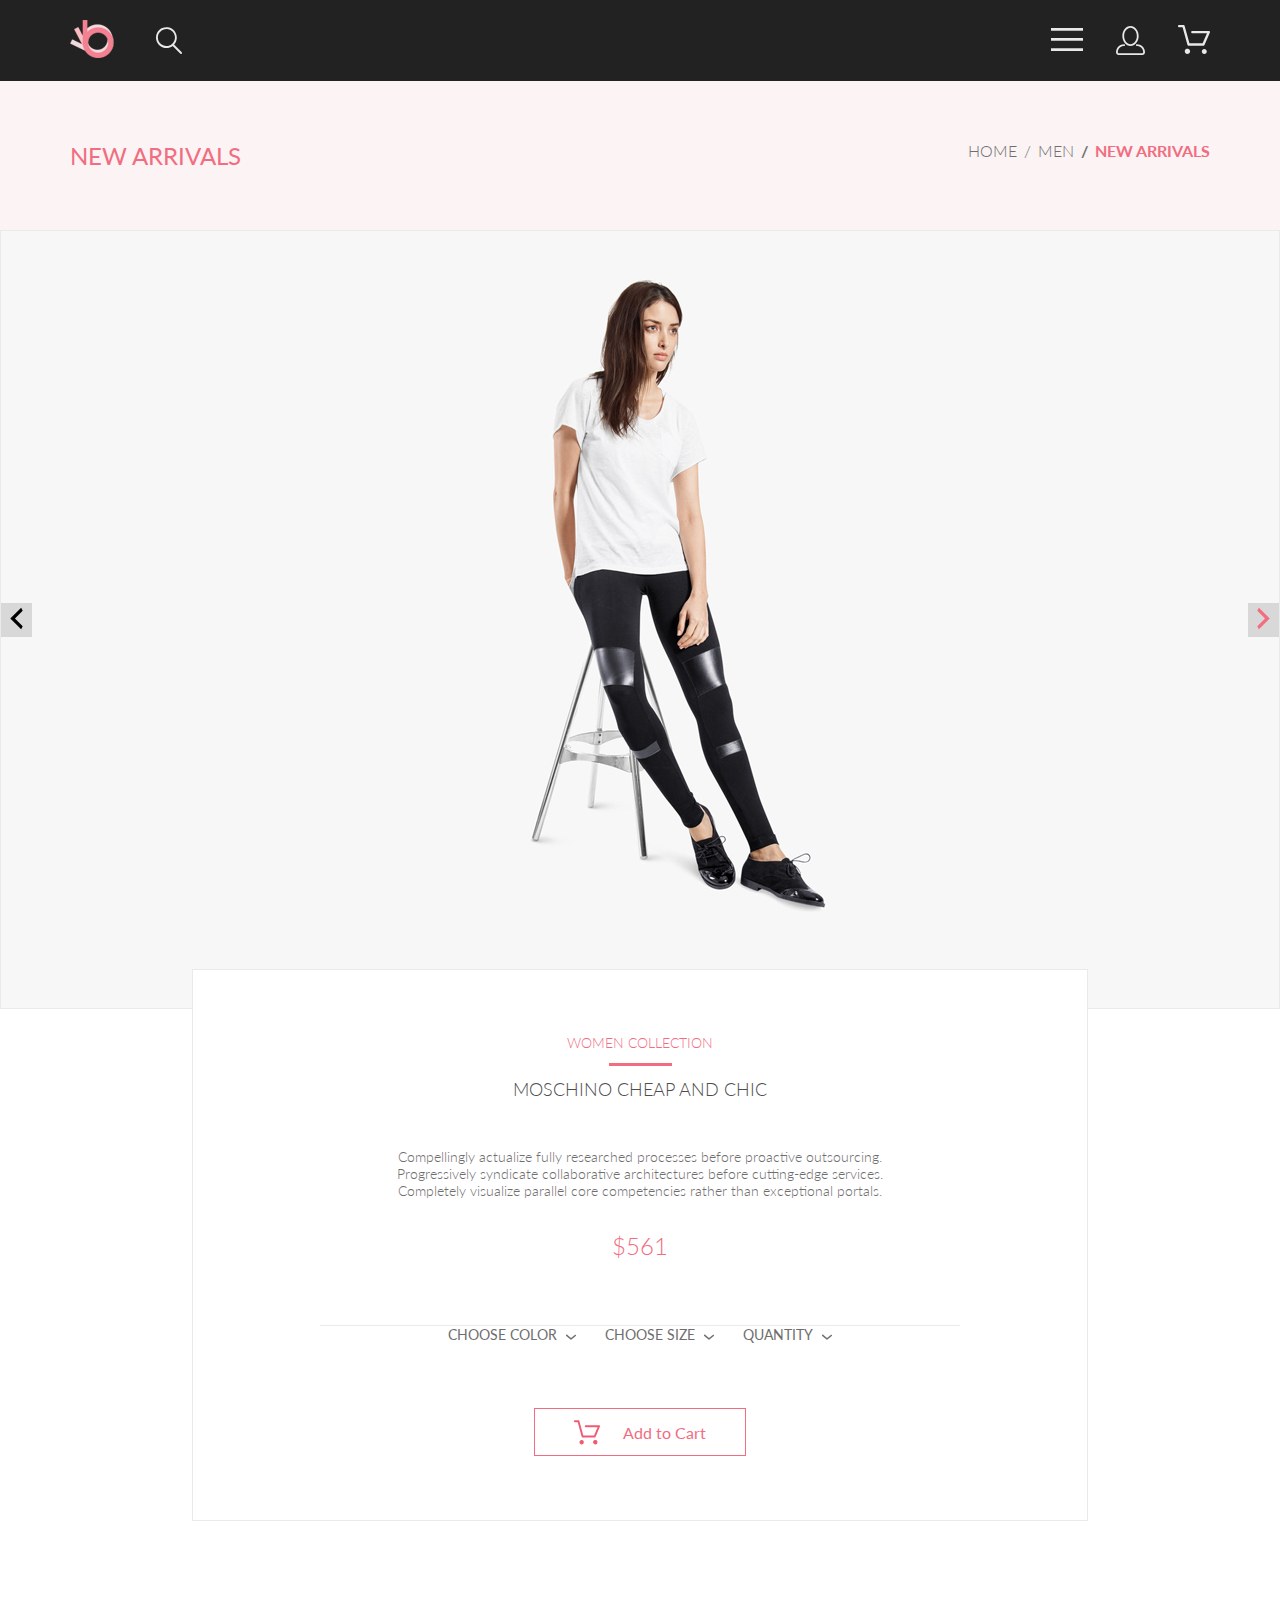
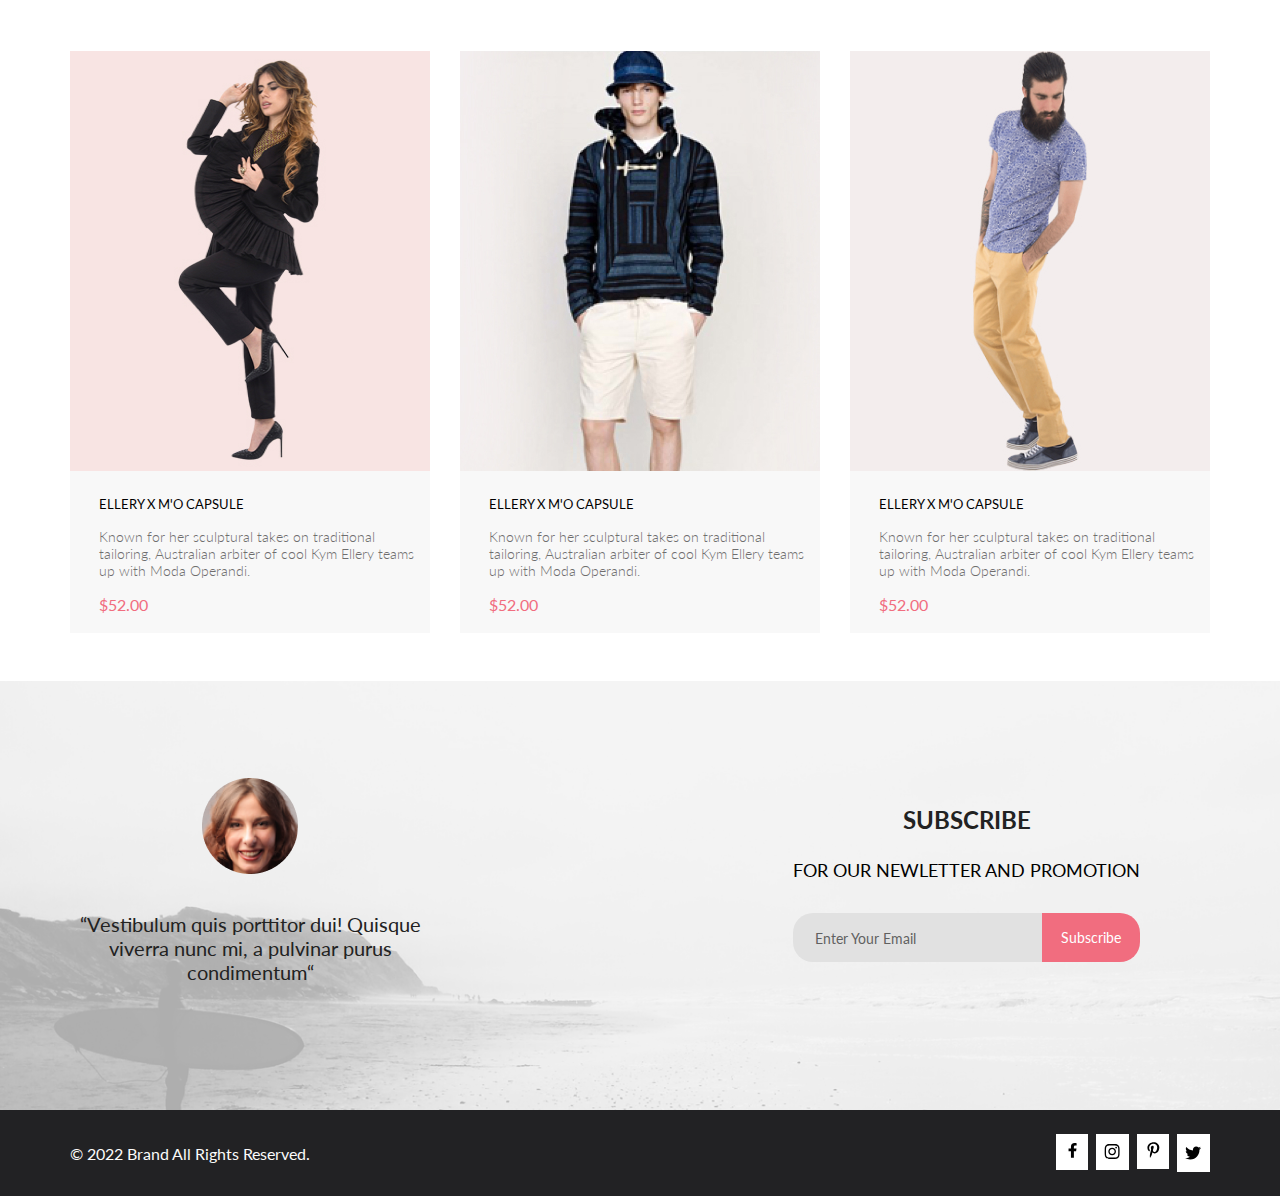
<file: seminar1-2/product.html>
<!DOCTYPE html>
<html lang="en">
  <head>
    <meta charset="UTF-8" />
    <meta http-equiv="X-UA-Compatible" content="IE=edge" />
    <meta name="viewport" content="width=device-width, initial-scale=1.0" />
    <title>Document</title>
    <link rel="preconnect" href="https://fonts.googleapis.com" />
    <link rel="preconnect" href="https://fonts.gstatic.com" crossorigin />
    <link
      href="https://fonts.googleapis.com/css2?family=Lato:wght@300;400;700;900&display=swap"
      rel="stylesheet"
    />
    <link rel="stylesheet" href="css/reset.css" />
    <link rel="stylesheet" href="css/style.css" />
  </head>

  <body>
    <div class="wrapper">
      <header class="header center">
        <div class="header__left">
          <a href="/app" class="header__logo">
            <svg
              width="44"
              height="38"
              viewBox="0 0 44 38"
              fill="none"
              xmlns="http://www.w3.org/2000/svg"
              xmlns:xlink="http://www.w3.org/1999/xlink"
            >
              <rect width="44" height="38" fill="url(#pattern0)" />
              <defs>
                <pattern
                  id="pattern0"
                  patternContentUnits="objectBoundingBox"
                  width="1"
                  height="1"
                >
                  <use
                    xlink:href="#image0_190_1201"
                    transform="scale(0.0227273 0.0263158)"
                  />
                </pattern>
                <image
                  id="image0_190_1201"
                  width="44"
                  height="38"
                  xlink:href="[data-uri]"
                />
              </defs>
            </svg>
          </a>
          <svg
            class="header__search"
            width="27"
            height="28"
            viewBox="0 0 27 28"
            fill="none"
            xmlns="http://www.w3.org/2000/svg"
          >
            <path
              d="M19.0589 17.6249C20.6705 15.8648 21.6275 13.6038 21.769 11.2215C21.9106 8.8392 21.2281 6.48075 19.8362 4.5422C18.4443 2.60365 16.4278 1.20306 14.1252 0.575643C11.8227 -0.0517774 9.37437 0.132183 7.19143 1.09663C5.0085 2.06108 3.22389 3.74727 2.1373 5.87205C1.05071 7.99682 0.728322 10.4308 1.22426 12.7652C1.72021 15.0996 3.00428 17.1922 4.86085 18.6917C6.71741 20.1912 9.0334 21.0063 11.4199 20.9999C13.6723 21.003 15.8638 20.269 17.6599 18.9099L25.4079 26.7169C25.4934 26.806 25.5958 26.8771 25.7091 26.926C25.8225 26.975 25.9444 27.0008 26.0679 27.0019C26.1916 27.0023 26.314 26.9772 26.4276 26.9282C26.5411 26.8792 26.6434 26.8072 26.7279 26.7169C26.9018 26.536 26.999 26.2949 26.999 26.0439C26.999 25.793 26.9018 25.5518 26.7279 25.3709L19.0589 17.6249ZM2.88589 10.4999C2.89873 8.81465 3.41021 7.17089 4.35586 5.77587C5.30151 4.38086 6.63899 3.29703 8.1997 2.66102C9.76042 2.02501 11.4745 1.86529 13.1258 2.202C14.7772 2.53871 16.2919 3.35678 17.479 4.55307C18.6661 5.74935 19.4725 7.27031 19.7965 8.92421C20.1204 10.5781 19.9475 12.2909 19.2995 13.8467C18.6515 15.4024 17.5574 16.7315 16.1551 17.6664C14.7529 18.6013 13.1052 19.1001 11.4199 19.0999C9.14843 19.0891 6.97409 18.1774 5.3741 16.5651C3.77412 14.9527 2.87924 12.7714 2.88589 10.4999Z"
              fill="#E8E8E8"
            />
          </svg>
        </div>
        <div class="header__right">
          <label class="header__btn" for="burger">
            <svg
              width="32"
              height="23"
              viewBox="0 0 32 23"
              fill="none"
              xmlns="http://www.w3.org/2000/svg"
            >
              <path
                d="M0 23V20.31H32V23H0ZM0 12.76V10.07H32V12.76H0ZM0 2.69V0H32V2.69H0Z"
                fill="#E8E8E8"
              />
            </svg>
          </label>
          <input id="burger" type="checkbox" />
          <nav class="menu">
            <h3 class="menu__title-h3">MENU</h3>
            <h4 class="menu__title">MAN</h4>
            <ul class="menu__man">
              <li>
                <a href="#" class="menu__link menu__man-accessories"
                  >Accessories</a
                >
              </li>
              <li>
                <a href="#" class="menu__link menu__man-bags">Bags</a>
              </li>
              <li>
                <a href="#" class="menu__link menu__man-danim">Danim</a>
              </li>
              <li>
                <a href="#" class="menu__link menu__man-t-shirts">T-Shirts</a>
              </li>
            </ul>
            <h4 class="menu__title">WOMAN</h4>
            <ul class="menu__woman">
              <li>
                <a href="#" class="menu__link menu__woman-accessories"
                  >Accessories</a
                >
              </li>
              <li>
                <a href="#" class="menu__link menu__woman-jacets-coats"
                  >Jacets & Coats</a
                >
              </li>
              <li>
                <a href="#" class="menu__link menu__woman-polos">Polos</a>
              </li>
              <li>
                <a href="#" class="menu__link menu__woman-t-shirts">T-Shirts</a>
              </li>
              <li>
                <a href="#" class="menu__link menu__woman-shirts">Shirts</a>
              </li>
            </ul>
            <h4 class="menu__title">KIDS</h4>
            <ul class="menu__kids">
              <li>
                <a href="#" class="menu__link menu__kids-accessories"
                  >Accessories</a
                >
              </li>
              <li>
                <a href="#" class="menu__link menu__kids-jacets-coats"
                  >Jacets & Coats</a
                >
              </li>
              <li>
                <a href="#" class="menu__link menu__kids-polos">Polos</a>
              </li>
              <li>
                <a href="#" class="menu__link menu__kids-t-shirts">T-Shirts</a>
              </li>
              <li>
                <a href="#" class="menu__link menu__kids-shirts">Shirts</a>
              </li>
              <li>
                <a href="#" class="menu__link menu__kids-bags">Bags</a>
              </li>
            </ul>
          </nav>
          <svg
            class="header__forma"
            width="29"
            height="29"
            viewBox="0 0 29 29"
            fill="none"
            xmlns="http://www.w3.org/2000/svg"
          >
            <path
              d="M14.5 19.937C19 19.937 22.656 15.464 22.656 9.968C22.656 4.472 19 0 14.5 0C13.3631 0.0217413 12.2463 0.303398 11.2351 0.823397C10.2239 1.34339 9.34507 2.08794 8.66602 3C7.12663 4.99573 6.30819 7.45381 6.34399 9.974C6.34399 15.465 10 19.937 14.5 19.937ZM14.5 1.813C18 1.813 20.844 5.472 20.844 9.969C20.844 14.466 17.998 18.125 14.5 18.125C11.002 18.125 8.15603 14.465 8.15503 9.969C8.15403 5.473 11 1.813 14.5 1.813ZM20.844 18.125C20.6036 18.125 20.373 18.2205 20.203 18.3905C20.033 18.5605 19.9375 18.7911 19.9375 19.0315C19.9375 19.2719 20.033 19.5025 20.203 19.6725C20.373 19.8425 20.6036 19.938 20.844 19.938C22.526 19.9399 24.1386 20.6088 25.3279 21.7982C26.5172 22.9875 27.1861 24.6 27.188 26.282C27.1875 26.5221 27.0918 26.7523 26.922 26.9221C26.7522 27.0918 26.5221 27.1875 26.282 27.188H2.71997C2.47985 27.1875 2.24975 27.0918 2.07996 26.9221C1.91016 26.7523 1.81449 26.5221 1.81396 26.282C1.81608 24.6001 2.48517 22.9877 3.67444 21.7985C4.86371 20.6092 6.47608 19.9401 8.15796 19.938C8.39824 19.938 8.62868 19.8425 8.79858 19.6726C8.96849 19.5027 9.06396 19.2723 9.06396 19.032C9.06396 18.7917 8.96849 18.5613 8.79858 18.3914C8.62868 18.2215 8.39824 18.126 8.15796 18.126C5.99541 18.1279 3.92201 18.9875 2.39258 20.5164C0.863144 22.0453 0.00264777 24.1185 0 26.281C0.000794067 27.0019 0.287502 27.693 0.797241 28.2027C1.30698 28.7125 1.99811 28.9992 2.71899 29H26.282C27.0027 28.9989 27.6936 28.7121 28.2031 28.2024C28.7126 27.6927 28.9992 27.0017 29 26.281C28.9974 24.1187 28.1372 22.0457 26.6083 20.5168C25.0793 18.9878 23.0063 18.1276 20.844 18.125Z"
              fill="#E8E8E8"
            />
          </svg>
          <a href="#" class="header__basket">
            <svg
              width="32"
              height="29"
              viewBox="0 0 32 29"
              fill="none"
              xmlns="http://www.w3.org/2000/svg"
            >
              <path
                d="M26.1998 29C25.5521 28.9738 24.9404 28.6948 24.4961 28.2227C24.0518 27.7506 23.8103 27.1232 23.8234 26.475C23.8365 25.8269 24.1032 25.2097 24.5662 24.7559C25.0292 24.3022 25.6516 24.048 26.2999 24.048C26.9482 24.048 27.5706 24.3022 28.0336 24.7559C28.4966 25.2097 28.7633 25.8269 28.7764 26.475C28.7895 27.1232 28.5479 27.7506 28.1036 28.2227C27.6593 28.6948 27.0477 28.9738 26.3999 29H26.1998ZM6.75183 26.32C6.75183 25.79 6.90901 25.2718 7.20349 24.8311C7.49797 24.3904 7.91654 24.0469 8.40625 23.844C8.89596 23.6412 9.43484 23.5881 9.95471 23.6915C10.4746 23.7949 10.9521 24.0502 11.3269 24.425C11.7017 24.7998 11.957 25.2773 12.0604 25.7972C12.1638 26.317 12.1107 26.8559 11.9078 27.3456C11.705 27.8353 11.3615 28.2539 10.9208 28.5483C10.4801 28.8428 9.96194 29 9.43188 29C9.07977 29.0003 8.73102 28.9311 8.40564 28.7966C8.08026 28.662 7.7846 28.4646 7.53552 28.2158C7.28645 27.9669 7.08891 27.6713 6.9541 27.3461C6.81929 27.0208 6.74988 26.6721 6.74988 26.32H6.75183ZM10.5519 20.686C10.2924 20.6868 10.0398 20.6024 9.83301 20.4457C9.62617 20.2891 9.47648 20.0689 9.40686 19.819L4.57385 2.36401H1.18091C0.867422 2.36401 0.566761 2.23947 0.345093 2.01781C0.123425 1.79614 -0.00109863 1.49549 -0.00109863 1.18201C-0.00109863 0.868519 0.123425 0.567873 0.345093 0.346205C0.566761 0.124537 0.867422 5.81268e-06 1.18091 5.81268e-06H5.46191C5.7214 -0.00080736 5.97394 0.0837201 6.18066 0.240568C6.38739 0.397416 6.53674 0.617884 6.60583 0.868006L11.4388 18.323H24.6168L28.9999 8.27501H14.3999C14.2417 8.27961 14.0843 8.25242 13.9368 8.19507C13.7893 8.13771 13.6548 8.05134 13.5413 7.94108C13.4277 7.83082 13.3375 7.69891 13.2759 7.55315C13.2143 7.40739 13.1825 7.25075 13.1825 7.0925C13.1825 6.93426 13.2143 6.77762 13.2759 6.63186C13.3375 6.4861 13.4277 6.35419 13.5413 6.24393C13.6548 6.13367 13.7893 6.0473 13.9368 5.98994C14.0843 5.93259 14.2417 5.90541 14.3999 5.91001H30.8129C31.0086 5.90996 31.2011 5.95866 31.3733 6.05172C31.5454 6.14478 31.6917 6.27926 31.7988 6.44301C31.9067 6.60729 31.9723 6.79569 31.9897 6.99145C32.0072 7.18721 31.976 7.38424 31.8989 7.565L26.4939 19.977C26.4015 20.1876 26.2499 20.3668 26.0574 20.4927C25.8649 20.6186 25.6399 20.6858 25.4099 20.686H10.5519Z"
                fill="#E8E8E8"
              />
            </svg>
          </a>
        </div>
      </header>

      <header class="top-head center">
        <div class="top-head__heading">NEW ARRIVALS</div>
        <nav class="breadcrumbs">
          <a href="#" class="breadcrumbs__link"> HOME </a>
          <a href="#" class="breadcrumbs__link"> MEN </a>
          <a href="#" class="breadcrumbs__link breadcrumbs__link_site">
            NEW ARRIVALS
          </a>
        </nav>
      </header>

      <main class="main">
        <section class="slider">
          <a href="#" class="slider_arrow"
            ><svg
              width="31"
              height="31"
              viewBox="0 0 31 31"
              fill="none"
              xmlns="http://www.w3.org/2000/svg"
            >
              <path
                d="M21.6998 7.7499L13.9498 15.4999L21.6998 23.2499L20.1498 26.3499L9.2998 15.4999L20.1498 4.6499L21.6998 7.7499Z"
                fill="black"
              />
            </svg>
          </a>
          <div class="slider_img">
            <img src="img/product_photo.jpg" alt="product7" />
          </div>
          <a href="#" class="slider_arrow"
            ><svg
              width="31"
              height="31"
              viewBox="0 0 31 31"
              fill="none"
              xmlns="http://www.w3.org/2000/svg"
            >
              <path
                d="M9.2998 23.2499L17.0498 15.4999L9.2998 7.7499L10.8498 4.6499L21.6998 15.4999L10.8498 26.3499L9.2998 23.2499Z"
                fill="#F16D7F"
              />
            </svg>
          </a>
        </section>
        <section class="information center">
          <div class="information_item">
            <h2 class="title_small">WOMEN COLLECTION</h2>
            <div class="line1"></div>
            <h2 class="title_big">MOSCHINO CHEAP AND CHIC</h2>
            <p class="text">
              Compellingly actualize fully researched processes before proactive
              outsourcing. Progressively syndicate collaborative architectures
              before cutting-edge services. Completely visualize parallel core
              competencies rather than exceptional portals.
            </p>
            <p class="text_price">$561</p>
            <div class="line2"></div>
            <div class="sort">
              <div class="sort_item">
                <h3>CHOOSE COLOR</h3>
                <a href="#">
                  <svg
                    width="11"
                    height="6"
                    viewBox="0 0 11 6"
                    fill="none"
                    xmlns="http://www.w3.org/2000/svg"
                  >
                    <path
                      d="M5.00214 5.64846C4.83521 5.64879 4.67343 5.59016 4.54488 5.48275L0.258102 1.88021C0.112196 1.75791 0.0204417 1.58217 0.00302325 1.39165C-0.0143952 1.20112 0.0439493 1.01143 0.165221 0.864289C0.286493 0.717149 0.460759 0.624619 0.649682 0.607053C0.838605 0.589487 1.02671 0.648325 1.17262 0.770623L5.00214 3.9985L8.83167 0.885905C8.90475 0.826055 8.98884 0.781361 9.0791 0.754391C9.16937 0.727421 9.26403 0.718707 9.35764 0.72875C9.45126 0.738794 9.54198 0.767396 9.6246 0.812913C9.70722 0.85843 9.7801 0.919965 9.83906 0.993981C9.90449 1.06806 9.95405 1.15498 9.98462 1.24927C10.0152 1.34357 10.0261 1.44321 10.0167 1.54197C10.0073 1.64073 9.97784 1.73646 9.93005 1.82318C9.88227 1.9099 9.81724 1.98573 9.73904 2.04592L5.45225 5.52598C5.32002 5.61641 5.16154 5.65954 5.00214 5.64846V5.64846Z"
                      fill="#6F6E6E"
                    />
                  </svg>
                </a>
              </div>
              <div class="sort_item">
                <h3>CHOOSE SIZE</h3>
                <a href="#"
                  ><svg
                    width="11"
                    height="6"
                    viewBox="0 0 11 6"
                    fill="none"
                    xmlns="http://www.w3.org/2000/svg"
                  >
                    <path
                      d="M5.00214 5.64846C4.83521 5.64879 4.67343 5.59016 4.54488 5.48275L0.258102 1.88021C0.112196 1.75791 0.0204417 1.58217 0.00302325 1.39165C-0.0143952 1.20112 0.0439493 1.01143 0.165221 0.864289C0.286493 0.717149 0.460759 0.624619 0.649682 0.607053C0.838605 0.589487 1.02671 0.648325 1.17262 0.770623L5.00214 3.9985L8.83167 0.885905C8.90475 0.826055 8.98884 0.781361 9.0791 0.754391C9.16937 0.727421 9.26403 0.718707 9.35764 0.72875C9.45126 0.738794 9.54198 0.767396 9.6246 0.812913C9.70722 0.85843 9.7801 0.919965 9.83906 0.993981C9.90449 1.06806 9.95405 1.15498 9.98462 1.24927C10.0152 1.34357 10.0261 1.44321 10.0167 1.54197C10.0073 1.64073 9.97784 1.73646 9.93005 1.82318C9.88227 1.9099 9.81724 1.98573 9.73904 2.04592L5.45225 5.52598C5.32002 5.61641 5.16154 5.65954 5.00214 5.64846V5.64846Z"
                      fill="#6F6E6E"
                    />
                  </svg>
                </a>
              </div>
              <div class="sort_item">
                <h3>QUANTITY</h3>
                <a href="#"
                  ><svg
                    width="11"
                    height="6"
                    viewBox="0 0 11 6"
                    fill="none"
                    xmlns="http://www.w3.org/2000/svg"
                  >
                    <path
                      d="M5.00214 5.64846C4.83521 5.64879 4.67343 5.59016 4.54488 5.48275L0.258102 1.88021C0.112196 1.75791 0.0204417 1.58217 0.00302325 1.39165C-0.0143952 1.20112 0.0439493 1.01143 0.165221 0.864289C0.286493 0.717149 0.460759 0.624619 0.649682 0.607053C0.838605 0.589487 1.02671 0.648325 1.17262 0.770623L5.00214 3.9985L8.83167 0.885905C8.90475 0.826055 8.98884 0.781361 9.0791 0.754391C9.16937 0.727421 9.26403 0.718707 9.35764 0.72875C9.45126 0.738794 9.54198 0.767396 9.6246 0.812913C9.70722 0.85843 9.7801 0.919965 9.83906 0.993981C9.90449 1.06806 9.95405 1.15498 9.98462 1.24927C10.0152 1.34357 10.0261 1.44321 10.0167 1.54197C10.0073 1.64073 9.97784 1.73646 9.93005 1.82318C9.88227 1.9099 9.81724 1.98573 9.73904 2.04592L5.45225 5.52598C5.32002 5.61641 5.16154 5.65954 5.00214 5.64846V5.64846Z"
                      fill="#6F6E6E"
                    />
                  </svg>
                </a>
              </div>
            </div>
            <a href="#" class="button_basket">
              <svg
                width="27"
                height="25"
                viewBox="0 0 27 25"
                fill="none"
                xmlns="http://www.w3.org/2000/svg"
              >
                <path
                  d="M5.49847 22.185C5.50635 21.752 5.64091 21.3309 5.88519 20.9748C6.12947 20.6186 6.47261 20.3431 6.87158 20.1828C7.27055 20.0226 7.7076 19.9848 8.12781 20.0741C8.54802 20.1635 8.93269 20.376 9.23358 20.685C9.53447 20.994 9.73817 21.3857 9.81909 21.811C9.90002 22.2363 9.85453 22.6763 9.68842 23.0756C9.52231 23.475 9.24296 23.8161 8.88538 24.0559C8.52779 24.2957 8.10791 24.4237 7.67847 24.4237C7.38956 24.4211 7.10399 24.3611 6.83807 24.2472C6.57216 24.1333 6.3311 23.9676 6.12866 23.7597C5.92623 23.5518 5.76639 23.3057 5.65826 23.0355C5.55013 22.7653 5.49584 22.4763 5.49847 22.185ZM21.3045 24.4237C20.8711 24.4303 20.4453 24.3087 20.0797 24.074C19.7141 23.8393 19.4247 23.5017 19.2471 23.103C19.0696 22.7042 19.0117 22.2618 19.0806 21.8303C19.1496 21.3988 19.3423 20.9971 19.6351 20.6748C19.9278 20.3524 20.3077 20.1236 20.728 20.0165C21.1482 19.9095 21.5903 19.929 21.9997 20.0724C22.4091 20.2159 22.7679 20.4771 23.0317 20.8238C23.2956 21.1706 23.453 21.5877 23.4845 22.0236C23.5269 22.6155 23.3369 23.2004 22.9555 23.6523C22.7706 23.8745 22.5436 24.0574 22.2877 24.1901C22.0319 24.3227 21.7524 24.4025 21.4655 24.4247L21.3045 24.4237ZM8.59351 17.4855C8.38116 17.4851 8.17488 17.414 8.00671 17.2833C7.83855 17.1525 7.71792 16.9694 7.66351 16.7624L3.73651 2.19527H0.978516C0.719001 2.19527 0.470064 2.09128 0.28656 1.90622C0.103056 1.72116 0 1.47018 0 1.20847C0 0.946764 0.103056 0.695782 0.28656 0.510726C0.470064 0.325669 0.719001 0.22168 0.978516 0.22168H4.45752C4.66982 0.222254 4.876 0.293463 5.04413 0.424184C5.21226 0.554905 5.33295 0.737883 5.38751 0.944787L9.31451 15.5119H20.0185L23.5765 7.12665H11.7185C11.459 7.12665 11.2101 7.02266 11.0266 6.83761C10.8431 6.65255 10.74 6.40157 10.74 6.13986C10.74 5.87815 10.8431 5.62717 11.0266 5.44211C11.2101 5.25705 11.459 5.15306 11.7185 5.15306H25.0535C25.2131 5.15352 25.3701 5.19451 25.5099 5.27223C25.6497 5.34995 25.7679 5.46195 25.8535 5.59784C25.9413 5.73569 25.9945 5.89303 26.0084 6.05627C26.0224 6.21951 25.9966 6.38368 25.9335 6.53465L21.5425 16.8935C21.469 17.0684 21.3462 17.2177 21.1895 17.3229C21.0327 17.4281 20.8488 17.4846 20.6605 17.4855H8.59351Z"
                  fill="#EF5B70"
                />
              </svg>

              <h4>Add to Cart</h4>
            </a>
          </div>
        </section>

        <div class="product-box center">
          <div class="product-items">
            <div class="product__item item">
              <div class="product__wrapper">
                <div class="product__inner">
                  <img class="product__img" src="img/02.jpg" alt="item img" />
                  <div class="product__basket">
                    <svg
                      class="product__basket-svg"
                      width="27"
                      height="25"
                      viewBox="0 0 27 25"
                      fill="none"
                      xmlns="http://www.w3.org/2000/svg"
                    >
                      <path
                        d="M21.8765 22.2662C21.9215 22.2549 21.9428 22.2339 21.9605 22.2129C21.9683 22.2037 21.9761 22.1946 21.9839 22.1855C22.0204 22.1438 22.0237 22.0553 22.0229 22.0105C22.0097 21.9044 21.9189 21.8315 21.8417 21.8315C21.838 21.8315 21.8341 21.8317 21.8317 21.8318C21.7536 21.8372 21.6658 21.9409 21.6724 22.0625C21.6818 22.1793 21.7679 22.2662 21.8397 22.2662H21.8765ZM8.22003 22.2599C8.31921 22.2599 8.39984 22.1655 8.39984 22.0496C8.39984 21.9341 8.31921 21.8401 8.22003 21.8401C8.12091 21.8401 8.04022 21.9341 8.04022 22.0496C8.04022 22.1655 8.12091 22.2599 8.22003 22.2599ZM21.9999 24.2662C21.9522 24.2662 21.8883 24.2662 21.8397 24.2662C20.7021 24.2662 19.7571 23.3545 19.677 22.198C19.5969 20.9929 20.4942 19.9183 21.6957 19.8364C21.7446 19.8331 21.7933 19.8315 21.8417 19.8315C22.9804 19.8315 23.9418 20.7324 24.0195 21.8884C24.051 22.4915 23.8746 23.0612 23.4903 23.5012C23.106 23.9575 22.5768 24.2177 21.9999 24.2662ZM8.22003 24.2599C7.01581 24.2599 6.04022 23.2709 6.04022 22.0496C6.04022 20.8291 7.01581 19.8401 8.22003 19.8401C9.42419 19.8401 10.3998 20.8291 10.3998 22.0496C10.3998 23.2709 9.42419 24.2599 8.22003 24.2599ZM21.1989 17.3938H9.13354C8.70062 17.3938 8.31635 17.1005 8.2038 16.6775L4.27802 2.24768H1.52222C0.993896 2.24768 0.561035 1.80859 0.561035 1.27039C0.561035 0.733032 0.993896 0.292969 1.52222 0.292969H4.99982C5.43182 0.292969 5.8161 0.586304 5.92859 1.01025L9.85443 15.4391H20.5581L24.1149 7.13379H12.2583C11.7291 7.13379 11.2962 6.69373 11.2962 6.15649C11.2962 5.61914 11.7291 5.17908 12.2583 5.17908H25.5891C25.9095 5.17908 26.2146 5.34192 26.3901 5.61914C26.5665 5.89539 26.5989 6.23743 26.4702 6.547L22.08 16.807C21.9198 17.1653 21.5832 17.3938 21.1989 17.3938Z"
                        fill="white"
                      />
                    </svg>
                    <h6 class="product__basket-title">Add to Cart</h6>
                  </div>
                </div>
              </div>
              <div class="product__content">
                <h6 class="product__content-title">ELLERY X M'O CAPSULE</h6>
                <p class="product__content-text">
                  Known for her sculptural takes on traditional tailoring,
                  Australian arbiter of cool Kym Ellery teams up with Moda
                  Operandi.
                </p>
                <p class="product__content-price">$52.00</p>
              </div>
            </div>
            <div class="product__item item">
              <div class="product__wrapper">
                <div class="product__inner">
                  <img
                    class="product__item-img"
                    src="img/03.jpg"
                    alt="item img"
                  />
                  <div class="product__basket">
                    <svg
                      class="product__basket-svg"
                      width="27"
                      height="25"
                      viewBox="0 0 27 25"
                      fill="none"
                      xmlns="http://www.w3.org/2000/svg"
                    >
                      <path
                        d="M21.8765 22.2662C21.9215 22.2549 21.9428 22.2339 21.9605 22.2129C21.9683 22.2037 21.9761 22.1946 21.9839 22.1855C22.0204 22.1438 22.0237 22.0553 22.0229 22.0105C22.0097 21.9044 21.9189 21.8315 21.8417 21.8315C21.838 21.8315 21.8341 21.8317 21.8317 21.8318C21.7536 21.8372 21.6658 21.9409 21.6724 22.0625C21.6818 22.1793 21.7679 22.2662 21.8397 22.2662H21.8765ZM8.22003 22.2599C8.31921 22.2599 8.39984 22.1655 8.39984 22.0496C8.39984 21.9341 8.31921 21.8401 8.22003 21.8401C8.12091 21.8401 8.04022 21.9341 8.04022 22.0496C8.04022 22.1655 8.12091 22.2599 8.22003 22.2599ZM21.9999 24.2662C21.9522 24.2662 21.8883 24.2662 21.8397 24.2662C20.7021 24.2662 19.7571 23.3545 19.677 22.198C19.5969 20.9929 20.4942 19.9183 21.6957 19.8364C21.7446 19.8331 21.7933 19.8315 21.8417 19.8315C22.9804 19.8315 23.9418 20.7324 24.0195 21.8884C24.051 22.4915 23.8746 23.0612 23.4903 23.5012C23.106 23.9575 22.5768 24.2177 21.9999 24.2662ZM8.22003 24.2599C7.01581 24.2599 6.04022 23.2709 6.04022 22.0496C6.04022 20.8291 7.01581 19.8401 8.22003 19.8401C9.42419 19.8401 10.3998 20.8291 10.3998 22.0496C10.3998 23.2709 9.42419 24.2599 8.22003 24.2599ZM21.1989 17.3938H9.13354C8.70062 17.3938 8.31635 17.1005 8.2038 16.6775L4.27802 2.24768H1.52222C0.993896 2.24768 0.561035 1.80859 0.561035 1.27039C0.561035 0.733032 0.993896 0.292969 1.52222 0.292969H4.99982C5.43182 0.292969 5.8161 0.586304 5.92859 1.01025L9.85443 15.4391H20.5581L24.1149 7.13379H12.2583C11.7291 7.13379 11.2962 6.69373 11.2962 6.15649C11.2962 5.61914 11.7291 5.17908 12.2583 5.17908H25.5891C25.9095 5.17908 26.2146 5.34192 26.3901 5.61914C26.5665 5.89539 26.5989 6.23743 26.4702 6.547L22.08 16.807C21.9198 17.1653 21.5832 17.3938 21.1989 17.3938Z"
                        fill="white"
                      />
                    </svg>
                    <h6 class="product__basket-title">Add to Cart</h6>
                  </div>
                </div>
              </div>
              <div class="product__content">
                <h6 class="product__content-title">ELLERY X M'O CAPSULE</h6>
                <p class="product__content-text">
                  Known for her sculptural takes on traditional tailoring,
                  Australian arbiter of cool Kym Ellery teams up with Moda
                  Operandi.
                </p>
                <p class="product__content-price">$52.00</p>
              </div>
            </div>
            <div class="product__item item">
              <div class="product__wrapper">
                <div class="product__inner">
                  <img
                    class="product__item-img"
                    src="img/04.jpg"
                    alt="item img"
                  />
                  <div class="product__basket">
                    <svg
                      class="product__basket-svg"
                      width="27"
                      height="25"
                      viewBox="0 0 27 25"
                      fill="none"
                      xmlns="http://www.w3.org/2000/svg"
                    >
                      <path
                        d="M21.8765 22.2662C21.9215 22.2549 21.9428 22.2339 21.9605 22.2129C21.9683 22.2037 21.9761 22.1946 21.9839 22.1855C22.0204 22.1438 22.0237 22.0553 22.0229 22.0105C22.0097 21.9044 21.9189 21.8315 21.8417 21.8315C21.838 21.8315 21.8341 21.8317 21.8317 21.8318C21.7536 21.8372 21.6658 21.9409 21.6724 22.0625C21.6818 22.1793 21.7679 22.2662 21.8397 22.2662H21.8765ZM8.22003 22.2599C8.31921 22.2599 8.39984 22.1655 8.39984 22.0496C8.39984 21.9341 8.31921 21.8401 8.22003 21.8401C8.12091 21.8401 8.04022 21.9341 8.04022 22.0496C8.04022 22.1655 8.12091 22.2599 8.22003 22.2599ZM21.9999 24.2662C21.9522 24.2662 21.8883 24.2662 21.8397 24.2662C20.7021 24.2662 19.7571 23.3545 19.677 22.198C19.5969 20.9929 20.4942 19.9183 21.6957 19.8364C21.7446 19.8331 21.7933 19.8315 21.8417 19.8315C22.9804 19.8315 23.9418 20.7324 24.0195 21.8884C24.051 22.4915 23.8746 23.0612 23.4903 23.5012C23.106 23.9575 22.5768 24.2177 21.9999 24.2662ZM8.22003 24.2599C7.01581 24.2599 6.04022 23.2709 6.04022 22.0496C6.04022 20.8291 7.01581 19.8401 8.22003 19.8401C9.42419 19.8401 10.3998 20.8291 10.3998 22.0496C10.3998 23.2709 9.42419 24.2599 8.22003 24.2599ZM21.1989 17.3938H9.13354C8.70062 17.3938 8.31635 17.1005 8.2038 16.6775L4.27802 2.24768H1.52222C0.993896 2.24768 0.561035 1.80859 0.561035 1.27039C0.561035 0.733032 0.993896 0.292969 1.52222 0.292969H4.99982C5.43182 0.292969 5.8161 0.586304 5.92859 1.01025L9.85443 15.4391H20.5581L24.1149 7.13379H12.2583C11.7291 7.13379 11.2962 6.69373 11.2962 6.15649C11.2962 5.61914 11.7291 5.17908 12.2583 5.17908H25.5891C25.9095 5.17908 26.2146 5.34192 26.3901 5.61914C26.5665 5.89539 26.5989 6.23743 26.4702 6.547L22.08 16.807C21.9198 17.1653 21.5832 17.3938 21.1989 17.3938Z"
                        fill="white"
                      />
                    </svg>
                    <h6 class="product__basket-title">Add to Cart</h6>
                  </div>
                </div>
              </div>
              <div class="product__content">
                <h6 class="product__content-title">ELLERY X M'O CAPSULE</h6>
                <p class="product__content-text">
                  Known for her sculptural takes on traditional tailoring,
                  Australian arbiter of cool Kym Ellery teams up with Moda
                  Operandi.
                </p>
                <p class="product__content-price">$52.00</p>
              </div>
            </div>
          </div>
        </div>
      </main>

      <footer class="subscribe center">
        <figure class="subscribe__info">
          <div class="subscribe__info-img">
            <img src="img/footerphoto.png" alt="avatar" />
          </div>
          <figcaption class="subscribe__info-text">
            “Vestibulum quis porttitor dui! Quisque viverra nunc mi, a pulvinar
            purus condimentum“
          </figcaption>
        </figure>
        <div class="subscribe__promotion">
          <h3 class="subscribe__promotion-title">SUBSCRIBE</h3>
          <br />
          <p class="subscribe__promotion-text">
            FOR OUR NEWLETTER AND PROMOTION
          </p>
          <form class="subscribe__form" action="#">
            <input
              class="subscribe__form-email"
              type="text"
              placeholder="Enter Your Email"
            />
            <button class="subscribe__form-btn" type="submit">Subscribe</button>
          </form>
        </div>
      </footer>

      <footer class="footer center">
        <a href="#" class="footer__link">© 2022 Brand All Rights Reserved.</a>
        <div class="footer__social">
          <div class="social__wrapper">
            <a
              href="https://www.feacebook.com"
              class="footer__social-link footer__feacebook"
            >
              <svg
                width="9"
                height="15"
                viewBox="0 0 9 15"
                fill="none"
                xmlns="http://www.w3.org/2000/svg"
              >
                <path
                  d="M8.08827 8.28L8.50677 5.61602H5.89013V3.88729C5.89013 3.15847 6.25565 2.44806 7.42756 2.44806H8.61713V0.179975C8.61713 0.179975 7.53763 0 6.50551 0C4.35064 0 2.94211 1.27593 2.94211 3.5857V5.61602H0.546783V8.28H2.94211V14.72H5.89013V8.28H8.08827Z"
                  fill="black"
                />
              </svg>
            </a>
          </div>
          <div class="social__wrapper">
            <a
              href="https://www.instagram.com/"
              class="footer__social-link footer__instagram"
            >
              <svg
                width="16"
                height="15"
                viewBox="0 0 16 15"
                fill="none"
                xmlns="http://www.w3.org/2000/svg"
              >
                <path
                  d="M8.13677 3.68162C6.02163 3.68162 4.31555 5.38494 4.31555 7.49666C4.31555 9.60838 6.02163 11.3117 8.13677 11.3117C10.2519 11.3117 11.958 9.60838 11.958 7.49666C11.958 5.38494 10.2519 3.68162 8.13677 3.68162ZM8.13677 9.97693C6.76991 9.97693 5.65248 8.86463 5.65248 7.49666C5.65248 6.12869 6.76658 5.01639 8.13677 5.01639C9.50695 5.01639 10.6211 6.12869 10.6211 7.49666C10.6211 8.86463 9.50363 9.97693 8.13677 9.97693ZM13.0056 3.52557C13.0056 4.02029 12.6065 4.41541 12.1143 4.41541C11.6188 4.41541 11.223 4.01697 11.223 3.52557C11.223 3.03416 11.6221 2.63572 12.1143 2.63572C12.6065 2.63572 13.0056 3.03416 13.0056 3.52557ZM15.5364 4.42869C15.4799 3.2367 15.2072 2.18084 14.3325 1.31092C13.4612 0.440997 12.4036 0.168732 11.2097 0.108966C9.9792 0.0392395 6.29101 0.0392395 5.0605 0.108966C3.8699 0.165411 2.81233 0.437677 1.93768 1.3076C1.06302 2.17752 0.793639 3.23338 0.733776 4.42537C0.663937 5.65389 0.663937 9.33611 0.733776 10.5646C0.790313 11.7566 1.06302 12.8125 1.93768 13.6824C2.81233 14.5523 3.86658 14.8246 5.0605 14.8844C6.29101 14.9541 9.9792 14.9541 11.2097 14.8844C12.4036 14.8279 13.4612 14.5556 14.3325 13.6824C15.2039 12.8125 15.4766 11.7566 15.5364 10.5646C15.6063 9.33611 15.6063 5.65721 15.5364 4.42869ZM13.9468 11.8828C13.6874 12.5336 13.1852 13.0349 12.53 13.2972C11.5489 13.6857 9.22094 13.5961 8.13677 13.5961C7.05259 13.5961 4.72128 13.6824 3.74353 13.2972C3.09169 13.0383 2.58951 12.5369 2.32678 11.8828C1.93768 10.9033 2.02747 8.57908 2.02747 7.49666C2.02747 6.41424 1.941 4.0867 2.32678 3.11053C2.58619 2.45975 3.08837 1.95838 3.74353 1.69608C4.72461 1.3076 7.05259 1.39725 8.13677 1.39725C9.22094 1.39725 11.5523 1.31092 12.53 1.69608C13.1818 1.95506 13.684 2.45643 13.9468 3.11053C14.3359 4.09002 14.2461 6.41424 14.2461 7.49666C14.2461 8.57908 14.3359 10.9066 13.9468 11.8828Z"
                  fill="black"
                />
              </svg>
            </a>
          </div>
          <div class="social__wrapper">
            <a
              href="https://ru.pinterest.com/"
              class="footer__social-link footer__pinterest"
            >
              <svg
                width="13"
                height="16"
                viewBox="0 0 13 16"
                fill="none"
                xmlns="http://www.w3.org/2000/svg"
              >
                <path
                  d="M6.7402 0.203125C3.55552 0.203125 0.408081 2.34063 0.408081 5.8C0.408081 8 1.63726 9.25 2.38221 9.25C2.68951 9.25 2.86643 8.3875 2.86643 8.14375C2.86643 7.85313 2.13079 7.23438 2.13079 6.025C2.13079 3.5125 4.03043 1.73125 6.48878 1.73125C8.60259 1.73125 10.167 2.94062 10.167 5.1625C10.167 6.82187 9.50585 9.93437 7.3641 9.93437C6.59121 9.93437 5.93006 9.37187 5.93006 8.56563C5.93006 7.38438 6.74951 6.24062 6.74951 5.02187C6.74951 2.95312 3.83487 3.32812 3.83487 5.82812C3.83487 6.35313 3.90006 6.93437 4.13286 7.4125C3.70451 9.26875 2.82919 12.0344 2.82919 13.9469C2.82919 14.5375 2.91299 15.1188 2.96886 15.7094C3.0744 15.8281 3.02163 15.8156 3.18304 15.7563C4.74744 13.6 4.69157 13.1781 5.39928 10.3562C5.78107 11.0875 6.76814 11.4812 7.55034 11.4812C10.8468 11.4812 12.3274 8.24688 12.3274 5.33125C12.3274 2.22813 9.66415 0.203125 6.7402 0.203125Z"
                  fill="black"
                />
              </svg>
            </a>
          </div>
          <div class="social__wrapper">
            <a
              href="https://twitter.com/"
              class="footer__social-link footer__twitter"
            >
              <svg
                width="17"
                height="14"
                viewBox="0 0 17 14"
                fill="none"
                xmlns="http://www.w3.org/2000/svg"
              >
                <path
                  d="M14.4181 3.74107C14.4281 3.88319 14.4281 4.02535 14.4281 4.16747C14.4281 8.50247 11.1509 13.4974 5.16096 13.4974C3.31558 13.4974 1.60132 12.9593 0.159302 12.0253C0.421495 12.0558 0.673569 12.0659 0.94585 12.0659C2.46851 12.0659 3.8702 11.5482 4.98953 10.6649C3.5576 10.6345 2.3576 9.69032 1.94415 8.39081C2.14585 8.42125 2.34751 8.44156 2.5593 8.44156C2.85172 8.44156 3.14418 8.40094 3.41643 8.32991C1.92401 8.02531 0.80465 6.70553 0.80465 5.11163V5.07103C1.23825 5.31469 1.74249 5.46697 2.2769 5.48725C1.39959 4.89841 0.824826 3.89335 0.824826 2.75628C0.824826 2.14716 0.98614 1.58878 1.26851 1.10147C2.87187 3.09131 5.28195 4.39078 7.98443 4.53294C7.93403 4.28928 7.90376 4.0355 7.90376 3.78169C7.90376 1.97457 9.35586 0.502502 11.1609 0.502502C12.0987 0.502502 12.9457 0.89844 13.5407 1.53803C14.2768 1.39591 14.9827 1.12178 15.6079 0.746159C15.3659 1.5076 14.8516 2.14719 14.176 2.55325C14.8315 2.48222 15.4668 2.29944 16.0516 2.04566C15.608 2.69538 15.0533 3.27403 14.4181 3.74107Z"
                  fill="black"
                />
              </svg>
            </a>
          </div>
        </div>
      </footer>
    </div>
  </body>
</html>
</file>
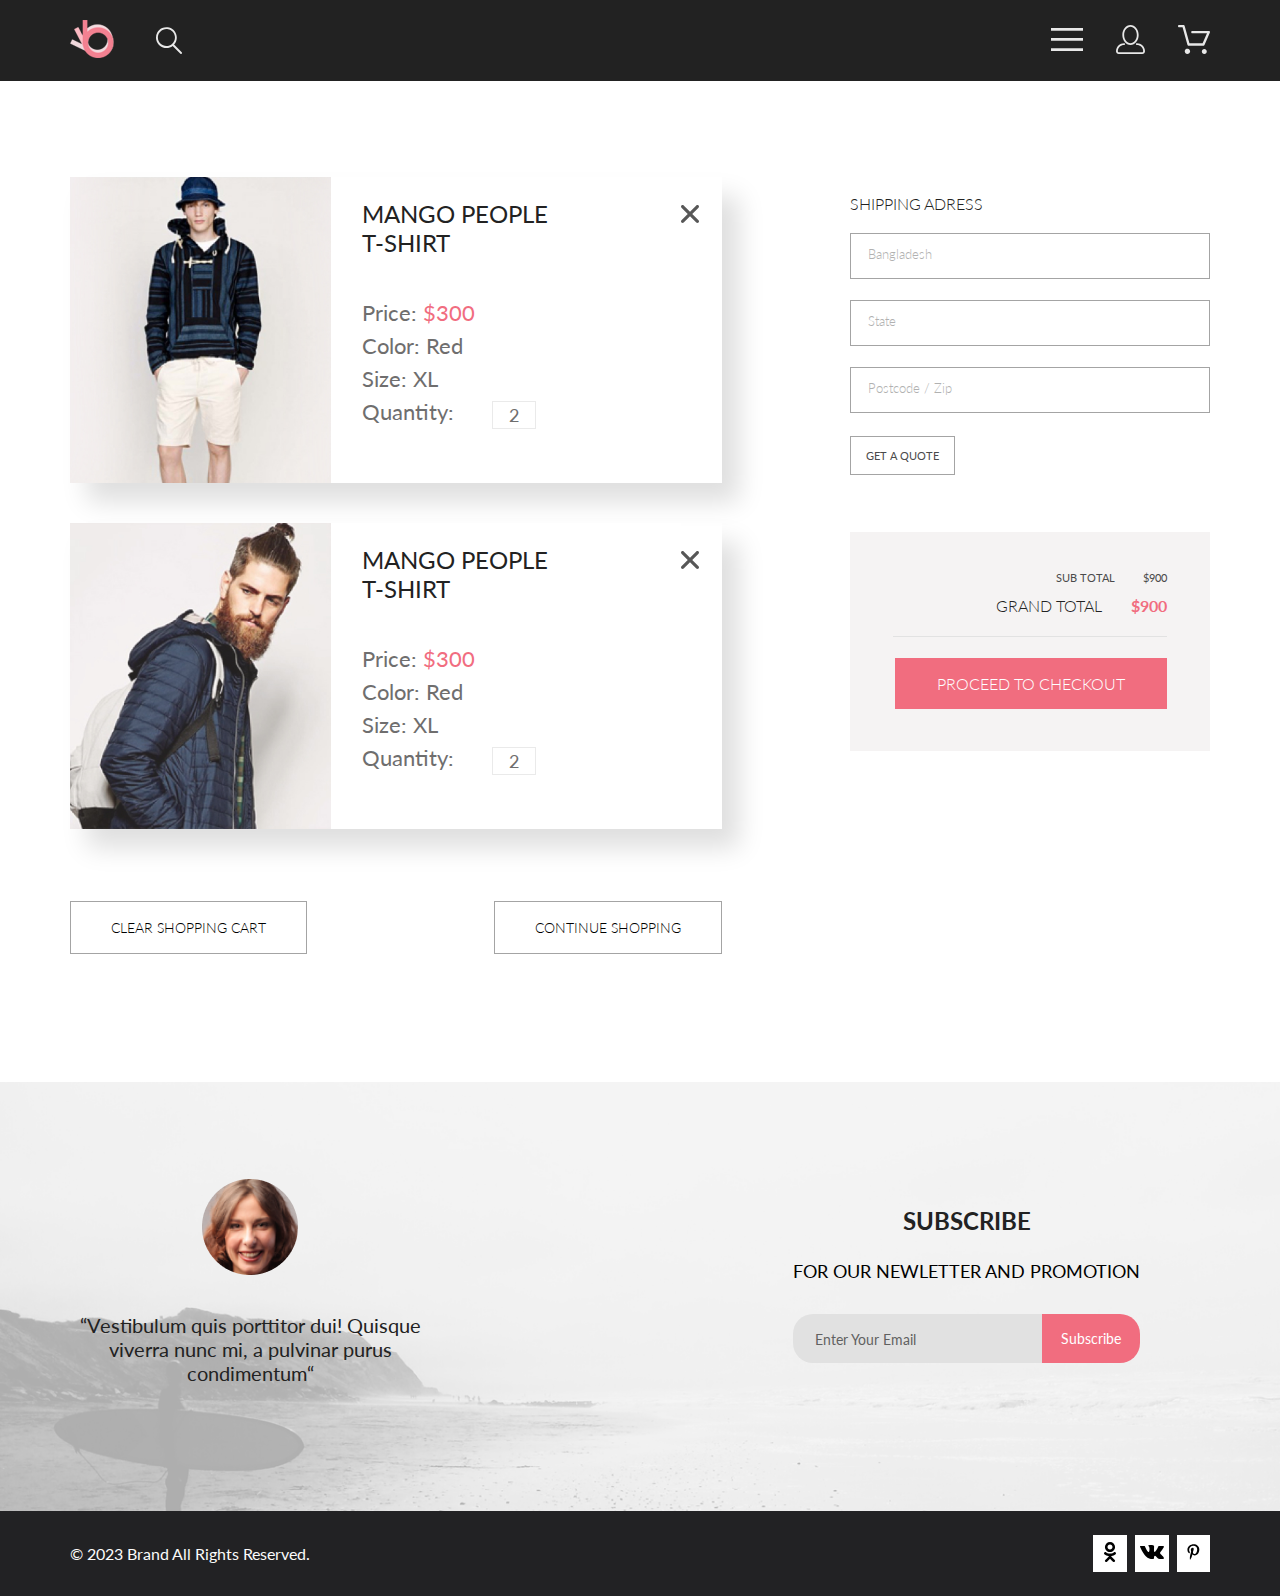
<file: seminar3-4/cart.html>
<!DOCTYPE html>
<html lang="en">
  <head>
    <meta charset="UTF-8" />
    <meta http-equiv="X-UA-Compatible" content="IE=edge" />
    <meta name="viewport" content="width=device-width, initial-scale=1.0" />
    <title>Document</title>
    <link rel="preconnect" href="https://fonts.googleapis.com" />
    <link rel="preconnect" href="https://fonts.gstatic.com" crossorigin />
    <link
      href="https://fonts.googleapis.com/css2?family=Lato:wght@300;400;700;900&display=swap"
      rel="stylesheet"
    />
    <link rel="stylesheet" href="css/reset.css" />
    <link rel="stylesheet" href="css/style.css" />
  </head>

  <body>
    <div class="wrapper">
      <header class="header center">
        <div class="header__left">
          <a href="/index.html" class="header__logo">
            <svg
              width="44"
              height="38"
              viewBox="0 0 44 38"
              fill="none"
              xmlns="http://www.w3.org/2000/svg"
              xmlns:xlink="http://www.w3.org/1999/xlink"
            >
              <rect width="44" height="38" fill="url(#pattern0)" />
              <defs>
                <pattern
                  id="pattern0"
                  patternContentUnits="objectBoundingBox"
                  width="1"
                  height="1"
                >
                  <use
                    xlink:href="#image0_190_1201"
                    transform="scale(0.0227273 0.0263158)"
                  />
                </pattern>
                <image
                  id="image0_190_1201"
                  width="44"
                  height="38"
                  xlink:href="[data-uri]"
                />
              </defs>
            </svg>
          </a>
          <svg
            class="header__search"
            width="27"
            height="28"
            viewBox="0 0 27 28"
            fill="none"
            xmlns="http://www.w3.org/2000/svg"
          >
            <path
              d="M19.0589 17.6249C20.6705 15.8648 21.6275 13.6038 21.769 11.2215C21.9106 8.8392 21.2281 6.48075 19.8362 4.5422C18.4443 2.60365 16.4278 1.20306 14.1252 0.575643C11.8227 -0.0517774 9.37437 0.132183 7.19143 1.09663C5.0085 2.06108 3.22389 3.74727 2.1373 5.87205C1.05071 7.99682 0.728322 10.4308 1.22426 12.7652C1.72021 15.0996 3.00428 17.1922 4.86085 18.6917C6.71741 20.1912 9.0334 21.0063 11.4199 20.9999C13.6723 21.003 15.8638 20.269 17.6599 18.9099L25.4079 26.7169C25.4934 26.806 25.5958 26.8771 25.7091 26.926C25.8225 26.975 25.9444 27.0008 26.0679 27.0019C26.1916 27.0023 26.314 26.9772 26.4276 26.9282C26.5411 26.8792 26.6434 26.8072 26.7279 26.7169C26.9018 26.536 26.999 26.2949 26.999 26.0439C26.999 25.793 26.9018 25.5518 26.7279 25.3709L19.0589 17.6249ZM2.88589 10.4999C2.89873 8.81465 3.41021 7.17089 4.35586 5.77587C5.30151 4.38086 6.63899 3.29703 8.1997 2.66102C9.76042 2.02501 11.4745 1.86529 13.1258 2.202C14.7772 2.53871 16.2919 3.35678 17.479 4.55307C18.6661 5.74935 19.4725 7.27031 19.7965 8.92421C20.1204 10.5781 19.9475 12.2909 19.2995 13.8467C18.6515 15.4024 17.5574 16.7315 16.1551 17.6664C14.7529 18.6013 13.1052 19.1001 11.4199 19.0999C9.14843 19.0891 6.97409 18.1774 5.3741 16.5651C3.77412 14.9527 2.87924 12.7714 2.88589 10.4999Z"
              fill="#E8E8E8"
            />
          </svg>
        </div>
        <div class="header__right">
          <label class="header__btn" for="burger">
            <svg
              width="32"
              height="23"
              viewBox="0 0 32 23"
              fill="none"
              xmlns="http://www.w3.org/2000/svg"
            >
              <path
                d="M0 23V20.31H32V23H0ZM0 12.76V10.07H32V12.76H0ZM0 2.69V0H32V2.69H0Z"
                fill="#E8E8E8"
              />
            </svg>
          </label>
          <input id="burger" type="checkbox" />
          <nav class="menu">
            <h3 class="menu__title-h3">MENU</h3>
            <h4 class="menu__title">MAN</h4>
            <ul class="menu__man">
              <li>
                <a href="catalog.html" class="menu__link menu__man-accessories"
                  >Accessories</a
                >
              </li>
              <li>
                <a href="catalog.html" class="menu__link menu__man-bags"
                  >Bags</a
                >
              </li>
              <li>
                <a href="catalog.html" class="menu__link menu__man-danim"
                  >Danim</a
                >
              </li>
              <li>
                <a href="catalog.html" class="menu__link menu__man-t-shirts"
                  >T-Shirts</a
                >
              </li>
            </ul>
            <h4 class="menu__title">WOMAN</h4>
            <ul class="menu__woman">
              <li>
                <a
                  href="catalog.html"
                  class="menu__link menu__woman-accessories"
                  >Accessories</a
                >
              </li>
              <li>
                <a
                  href="catalog.html"
                  class="menu__link menu__woman-jacets-coats"
                  >Jacets & Coats</a
                >
              </li>
              <li>
                <a href="catalog.html" class="menu__link menu__woman-polos"
                  >Polos</a
                >
              </li>
              <li>
                <a href="catalog.html" class="menu__link menu__woman-t-shirts"
                  >T-Shirts</a
                >
              </li>
              <li>
                <a href="catalog.html" class="menu__link menu__woman-shirts"
                  >Shirts</a
                >
              </li>
            </ul>
            <h4 class="menu__title">KIDS</h4>
            <ul class="menu__kids">
              <li>
                <a href="catalog.html" class="menu__link menu__kids-accessories"
                  >Accessories</a
                >
              </li>
              <li>
                <a
                  href="catalog.html"
                  class="menu__link menu__kids-jacets-coats"
                  >Jacets & Coats</a
                >
              </li>
              <li>
                <a href="catalog.html" class="menu__link menu__kids-polos"
                  >Polos</a
                >
              </li>
              <li>
                <a href="catalog.html" class="menu__link menu__kids-t-shirts"
                  >T-Shirts</a
                >
              </li>
              <li>
                <a href="catalog.html" class="menu__link menu__kids-shirts"
                  >Shirts</a
                >
              </li>
              <li>
                <a href="catalog.html" class="menu__link menu__kids-bags"
                  >Bags</a
                >
              </li>
            </ul>
          </nav>
          <a href="registration.html" class="">
            <svg
              class="header__forma"
              width="29"
              height="29"
              viewBox="0 0 29 29"
              fill="none"
              xmlns="http://www.w3.org/2000/svg"
            >
              <path
                d="M14.5 19.937C19 19.937 22.656 15.464 22.656 9.968C22.656 4.472 19 0 14.5 0C13.3631 0.0217413 12.2463 0.303398 11.2351 0.823397C10.2239 1.34339 9.34507 2.08794 8.66602 3C7.12663 4.99573 6.30819 7.45381 6.34399 9.974C6.34399 15.465 10 19.937 14.5 19.937ZM14.5 1.813C18 1.813 20.844 5.472 20.844 9.969C20.844 14.466 17.998 18.125 14.5 18.125C11.002 18.125 8.15603 14.465 8.15503 9.969C8.15403 5.473 11 1.813 14.5 1.813ZM20.844 18.125C20.6036 18.125 20.373 18.2205 20.203 18.3905C20.033 18.5605 19.9375 18.7911 19.9375 19.0315C19.9375 19.2719 20.033 19.5025 20.203 19.6725C20.373 19.8425 20.6036 19.938 20.844 19.938C22.526 19.9399 24.1386 20.6088 25.3279 21.7982C26.5172 22.9875 27.1861 24.6 27.188 26.282C27.1875 26.5221 27.0918 26.7523 26.922 26.9221C26.7522 27.0918 26.5221 27.1875 26.282 27.188H2.71997C2.47985 27.1875 2.24975 27.0918 2.07996 26.9221C1.91016 26.7523 1.81449 26.5221 1.81396 26.282C1.81608 24.6001 2.48517 22.9877 3.67444 21.7985C4.86371 20.6092 6.47608 19.9401 8.15796 19.938C8.39824 19.938 8.62868 19.8425 8.79858 19.6726C8.96849 19.5027 9.06396 19.2723 9.06396 19.032C9.06396 18.7917 8.96849 18.5613 8.79858 18.3914C8.62868 18.2215 8.39824 18.126 8.15796 18.126C5.99541 18.1279 3.92201 18.9875 2.39258 20.5164C0.863144 22.0453 0.00264777 24.1185 0 26.281C0.000794067 27.0019 0.287502 27.693 0.797241 28.2027C1.30698 28.7125 1.99811 28.9992 2.71899 29H26.282C27.0027 28.9989 27.6936 28.7121 28.2031 28.2024C28.7126 27.6927 28.9992 27.0017 29 26.281C28.9974 24.1187 28.1372 22.0457 26.6083 20.5168C25.0793 18.9878 23.0063 18.1276 20.844 18.125Z"
                fill="#E8E8E8"
              />
            </svg>
          </a>
          <a href="cart.html" class="header__basket">
            <svg
              width="32"
              height="29"
              viewBox="0 0 32 29"
              fill="none"
              xmlns="http://www.w3.org/2000/svg"
            >
              <path
                d="M26.1998 29C25.5521 28.9738 24.9404 28.6948 24.4961 28.2227C24.0518 27.7506 23.8103 27.1232 23.8234 26.475C23.8365 25.8269 24.1032 25.2097 24.5662 24.7559C25.0292 24.3022 25.6516 24.048 26.2999 24.048C26.9482 24.048 27.5706 24.3022 28.0336 24.7559C28.4966 25.2097 28.7633 25.8269 28.7764 26.475C28.7895 27.1232 28.5479 27.7506 28.1036 28.2227C27.6593 28.6948 27.0477 28.9738 26.3999 29H26.1998ZM6.75183 26.32C6.75183 25.79 6.90901 25.2718 7.20349 24.8311C7.49797 24.3904 7.91654 24.0469 8.40625 23.844C8.89596 23.6412 9.43484 23.5881 9.95471 23.6915C10.4746 23.7949 10.9521 24.0502 11.3269 24.425C11.7017 24.7998 11.957 25.2773 12.0604 25.7972C12.1638 26.317 12.1107 26.8559 11.9078 27.3456C11.705 27.8353 11.3615 28.2539 10.9208 28.5483C10.4801 28.8428 9.96194 29 9.43188 29C9.07977 29.0003 8.73102 28.9311 8.40564 28.7966C8.08026 28.662 7.7846 28.4646 7.53552 28.2158C7.28645 27.9669 7.08891 27.6713 6.9541 27.3461C6.81929 27.0208 6.74988 26.6721 6.74988 26.32H6.75183ZM10.5519 20.686C10.2924 20.6868 10.0398 20.6024 9.83301 20.4457C9.62617 20.2891 9.47648 20.0689 9.40686 19.819L4.57385 2.36401H1.18091C0.867422 2.36401 0.566761 2.23947 0.345093 2.01781C0.123425 1.79614 -0.00109863 1.49549 -0.00109863 1.18201C-0.00109863 0.868519 0.123425 0.567873 0.345093 0.346205C0.566761 0.124537 0.867422 5.81268e-06 1.18091 5.81268e-06H5.46191C5.7214 -0.00080736 5.97394 0.0837201 6.18066 0.240568C6.38739 0.397416 6.53674 0.617884 6.60583 0.868006L11.4388 18.323H24.6168L28.9999 8.27501H14.3999C14.2417 8.27961 14.0843 8.25242 13.9368 8.19507C13.7893 8.13771 13.6548 8.05134 13.5413 7.94108C13.4277 7.83082 13.3375 7.69891 13.2759 7.55315C13.2143 7.40739 13.1825 7.25075 13.1825 7.0925C13.1825 6.93426 13.2143 6.77762 13.2759 6.63186C13.3375 6.4861 13.4277 6.35419 13.5413 6.24393C13.6548 6.13367 13.7893 6.0473 13.9368 5.98994C14.0843 5.93259 14.2417 5.90541 14.3999 5.91001H30.8129C31.0086 5.90996 31.2011 5.95866 31.3733 6.05172C31.5454 6.14478 31.6917 6.27926 31.7988 6.44301C31.9067 6.60729 31.9723 6.79569 31.9897 6.99145C32.0072 7.18721 31.976 7.38424 31.8989 7.565L26.4939 19.977C26.4015 20.1876 26.2499 20.3668 26.0574 20.4927C25.8649 20.6186 25.6399 20.6858 25.4099 20.686H10.5519Z"
                fill="#E8E8E8"
              />
            </svg>
          </a>
        </div>
      </header>
      <main class="cart-box center">
        <div class="cart-product">
          <div class="cart">
            <img src="img/03.jpg" alt="item img" class="cart__img" />
            <div class="cart__content">
              <h4 class="cart__heading">
                <a href="#" class="cart__link">MANGO PEOPLE</a> <br />
                <a href="#" class="cart__link">T-SHIRT</a>
              </h4>
              <p class="cart__content-price">Price:</p>
              <p class="cart__content-color">Color:</p>
              <p class="cart__content-size">Size:</p>
              <p class="cart__content-quantity">Quantity:</p>
            </div>
            <button class="cart__btn-close" type="reset">
              <svg
                width="18"
                height="18"
                viewBox="0 0 18 18"
                fill="none"
                xmlns="http://www.w3.org/2000/svg"
              >
                <path
                  d="M11.2453 9L17.5302 2.71516C17.8285 2.41741 17.9962 2.01336 17.9966 1.59191C17.997 1.17045 17.8299 0.76611 17.5322 0.467832C17.2344 0.169555 16.8304 0.00177586 16.4089 0.00140366C15.9875 0.00103146 15.5831 0.168097 15.2848 0.465848L9 6.75069L2.71516 0.465848C2.41688 0.167571 2.01233 0 1.5905 0C1.16868 0 0.764125 0.167571 0.465848 0.465848C0.167571 0.764125 0 1.16868 0 1.5905C0 2.01233 0.167571 2.41688 0.465848 2.71516L6.75069 9L0.465848 15.2848C0.167571 15.5831 0 15.9877 0 16.4095C0 16.8313 0.167571 17.2359 0.465848 17.5342C0.764125 17.8324 1.16868 18 1.5905 18C2.01233 18 2.41688 17.8324 2.71516 17.5342L9 11.2493L15.2848 17.5342C15.5831 17.8324 15.9877 18 16.4095 18C16.8313 18 17.2359 17.8324 17.5342 17.5342C17.8324 17.2359 18 16.8313 18 16.4095C18 15.9877 17.8324 15.5831 17.5342 15.2848L11.2453 9Z"
                  fill="#575757"
                />
              </svg>
            </button>
          </div>
          <div class="cart">
            <img src="img/01.jpg" alt="item img" class="cart__img" />
            <div class="cart__content">
              <h4 class="cart__heading">
                <a href="#" class="cart__link">MANGO PEOPLE</a> <br />
                <a href="#" class="cart__link">T-SHIRT</a>
              </h4>
              <p class="cart__content-price">Price:</p>
              <p class="cart__content-color">Color:</p>
              <p class="cart__content-size">Size:</p>
              <p class="cart__content-quantity">Quantity:</p>
            </div>
            <button class="cart__btn-close" type="reset">
              <svg
                width="18"
                height="18"
                viewBox="0 0 18 18"
                fill="none"
                xmlns="http://www.w3.org/2000/svg"
              >
                <path
                  d="M11.2453 9L17.5302 2.71516C17.8285 2.41741 17.9962 2.01336 17.9966 1.59191C17.997 1.17045 17.8299 0.76611 17.5322 0.467832C17.2344 0.169555 16.8304 0.00177586 16.4089 0.00140366C15.9875 0.00103146 15.5831 0.168097 15.2848 0.465848L9 6.75069L2.71516 0.465848C2.41688 0.167571 2.01233 0 1.5905 0C1.16868 0 0.764125 0.167571 0.465848 0.465848C0.167571 0.764125 0 1.16868 0 1.5905C0 2.01233 0.167571 2.41688 0.465848 2.71516L6.75069 9L0.465848 15.2848C0.167571 15.5831 0 15.9877 0 16.4095C0 16.8313 0.167571 17.2359 0.465848 17.5342C0.764125 17.8324 1.16868 18 1.5905 18C2.01233 18 2.41688 17.8324 2.71516 17.5342L9 11.2493L15.2848 17.5342C15.5831 17.8324 15.9877 18 16.4095 18C16.8313 18 17.2359 17.8324 17.5342 17.5342C17.8324 17.2359 18 16.8313 18 16.4095C18 15.9877 17.8324 15.5831 17.5342 15.2848L11.2453 9Z"
                  fill="#575757"
                />
              </svg>
            </button>
          </div>
          <div class="cart__buttons">
            <button class="cart__btn" type="reset">CLEAR SHOPPING CART</button>
            <button class="cart__btn" type="button">CONTINUE SHOPPING</button>
          </div>
        </div>
        <div class="shipping">
          <h4 class="shipping__heading">SHIPPING ADRESS</h4>
          <form class="shipping__form">
            <input
              class="shipping__input"
              type="text"
              placeholder="Bangladesh"
            />
            <input class="shipping__input" type="text" placeholder="State" />
            <input
              class="shipping__input"
              type="text"
              placeholder="Postcode / Zip"
            />
            <button class="shipping__form-btn" type="submit">
              GET A QUOTE
            </button>
          </form>
          <form class="check__form" action="#">
            <h6>sub total <span>$900</span></h6>
            <h4>grand total <span>$900</span></h4>
            <hr class="check__form_hr" />
            <button type="submit">proceed to checkout</button>
          </form>
        </div>
      </main>
      <footer class="subscribe center">
        <figure class="subscribe__info">
          <div class="subscribe__info-img">
            <img src="img/footerphoto.png" alt="avatar" />
          </div>
          <figcaption class="subscribe__info-text">
            “Vestibulum quis porttitor dui! Quisque viverra nunc mi, a pulvinar
            purus condimentum“
          </figcaption>
        </figure>
        <div class="subscribe__promotion">
          <h3 class="subscribe__promotion-title">SUBSCRIBE</h3>
          <br />
          <p class="subscribe__promotion-text">
            FOR OUR NEWLETTER AND PROMOTION
          </p>
          <form class="subscribe__form" action="#">
            <input
              class="subscribe__form-email"
              type="text"
              placeholder="Enter Your Email"
            />
            <button class="subscribe__form-btn" type="submit">Subscribe</button>
          </form>
        </div>
      </footer>
      <footer class="footer center">
        <a href="#" class="footer__link">© 2023 Brand All Rights Reserved.</a>
        <div class="footer__social">
          <div class="social__wrapper">
            <a href="https://www.ok.cru" class="footer__social-link footer__ok">
              <svg
                xmlns="http://www.w3.org/2000/svg"
                width="24"
                height="24"
                viewBox="0 0 24 24"
              >
                <path
                  fill="black"
                  d="M17.83 12.74c-.28-.57-1.07-1.05-2.12-.24c-1.43 1.14-3.71 1.14-3.71 1.14s-2.28 0-3.71-1.14c-1.05-.81-1.84-.33-2.12.24c-.5 1 .06 1.49 1.33 2.3c1.09.7 2.58.96 3.54 1.06l-.8.8C9.1 18.03 8 19.12 7.25 19.88c-.45.46-.45 1.19 0 1.62l.14.16c.45.45 1.19.45 1.64 0L12 18.68c1.15 1.13 2.24 2.22 3 2.98c.45.45 1.18.45 1.64 0l.13-.16c.46-.43.46-1.16 0-1.62l-2.98-2.98l-.79-.81c.95-.09 2.42-.36 3.5-1.05c1.27-.81 1.83-1.3 1.33-2.3M12 4.57c1.38 0 2.5 1.12 2.5 2.49c0 1.38-1.12 2.49-2.5 2.49S9.5 8.44 9.5 7.06c0-1.37 1.12-2.49 2.5-2.49m0 7.55c2.8 0 5.06-2.26 5.06-5.06a5.06 5.06 0 1 0-10.12 0c0 2.8 2.26 5.06 5.06 5.06Z"
                />
              </svg>
            </a>
          </div>
          <div class="social__wrapper">
            <a
              href="https://www.vk.com/"
              class="footer__social-link footer__vk"
            >
              <svg
                xmlns="http://www.w3.org/2000/svg"
                width="24"
                height="24"
                viewBox="0 0 24 24"
              >
                <path
                  class="st0"
                  d="M13.162 18.994c.609 0 .858-.406.851-.915-.031-1.917.714-2.949 2.059-1.604 1.488 1.488 1.796 2.519 3.603 2.519h3.2c.808 0 1.126-.26 1.126-.668 0-.863-1.421-2.386-2.625-3.504-1.686-1.565-1.765-1.602-.313-3.486 1.801-2.339 4.157-5.336 2.073-5.336h-3.981c-.772 0-.828.435-1.103 1.083-.995 2.347-2.886 5.387-3.604 4.922-.751-.485-.407-2.406-.35-5.261.015-.754.011-1.271-1.141-1.539-.629-.145-1.241-.205-1.809-.205-2.273 0-3.841.953-2.95 1.119 1.571.293 1.42 3.692 1.054 5.16-.638 2.556-3.036-2.024-4.035-4.305-.241-.548-.315-.974-1.175-.974h-3.255c-.492 0-.787.16-.787.516 0 .602 2.96 6.72 5.786 9.77 2.756 2.975 5.48 2.708 7.376 2.708z"
                />
              </svg>
            </a>
          </div>
          <div class="social__wrapper">
            <a
              href="https://ru.pinterest.com/"
              class="footer__social-link footer__pinterest"
            >
              <svg
                width="13"
                height="16"
                viewBox="0 0 13 16"
                fill="none"
                xmlns="http://www.w3.org/2000/svg"
              >
                <path
                  d="M6.7402 0.203125C3.55552 0.203125 0.408081 2.34063 0.408081 5.8C0.408081 8 1.63726 9.25 2.38221 9.25C2.68951 9.25 2.86643 8.3875 2.86643 8.14375C2.86643 7.85313 2.13079 7.23438 2.13079 6.025C2.13079 3.5125 4.03043 1.73125 6.48878 1.73125C8.60259 1.73125 10.167 2.94062 10.167 5.1625C10.167 6.82187 9.50585 9.93437 7.3641 9.93437C6.59121 9.93437 5.93006 9.37187 5.93006 8.56563C5.93006 7.38438 6.74951 6.24062 6.74951 5.02187C6.74951 2.95312 3.83487 3.32812 3.83487 5.82812C3.83487 6.35313 3.90006 6.93437 4.13286 7.4125C3.70451 9.26875 2.82919 12.0344 2.82919 13.9469C2.82919 14.5375 2.91299 15.1188 2.96886 15.7094C3.0744 15.8281 3.02163 15.8156 3.18304 15.7563C4.74744 13.6 4.69157 13.1781 5.39928 10.3562C5.78107 11.0875 6.76814 11.4812 7.55034 11.4812C10.8468 11.4812 12.3274 8.24688 12.3274 5.33125C12.3274 2.22813 9.66415 0.203125 6.7402 0.203125Z"
                  fill="black"
                />
              </svg>
            </a>
          </div>
        </div>
      </footer>
    </div>
  </body>
</html>
</file>
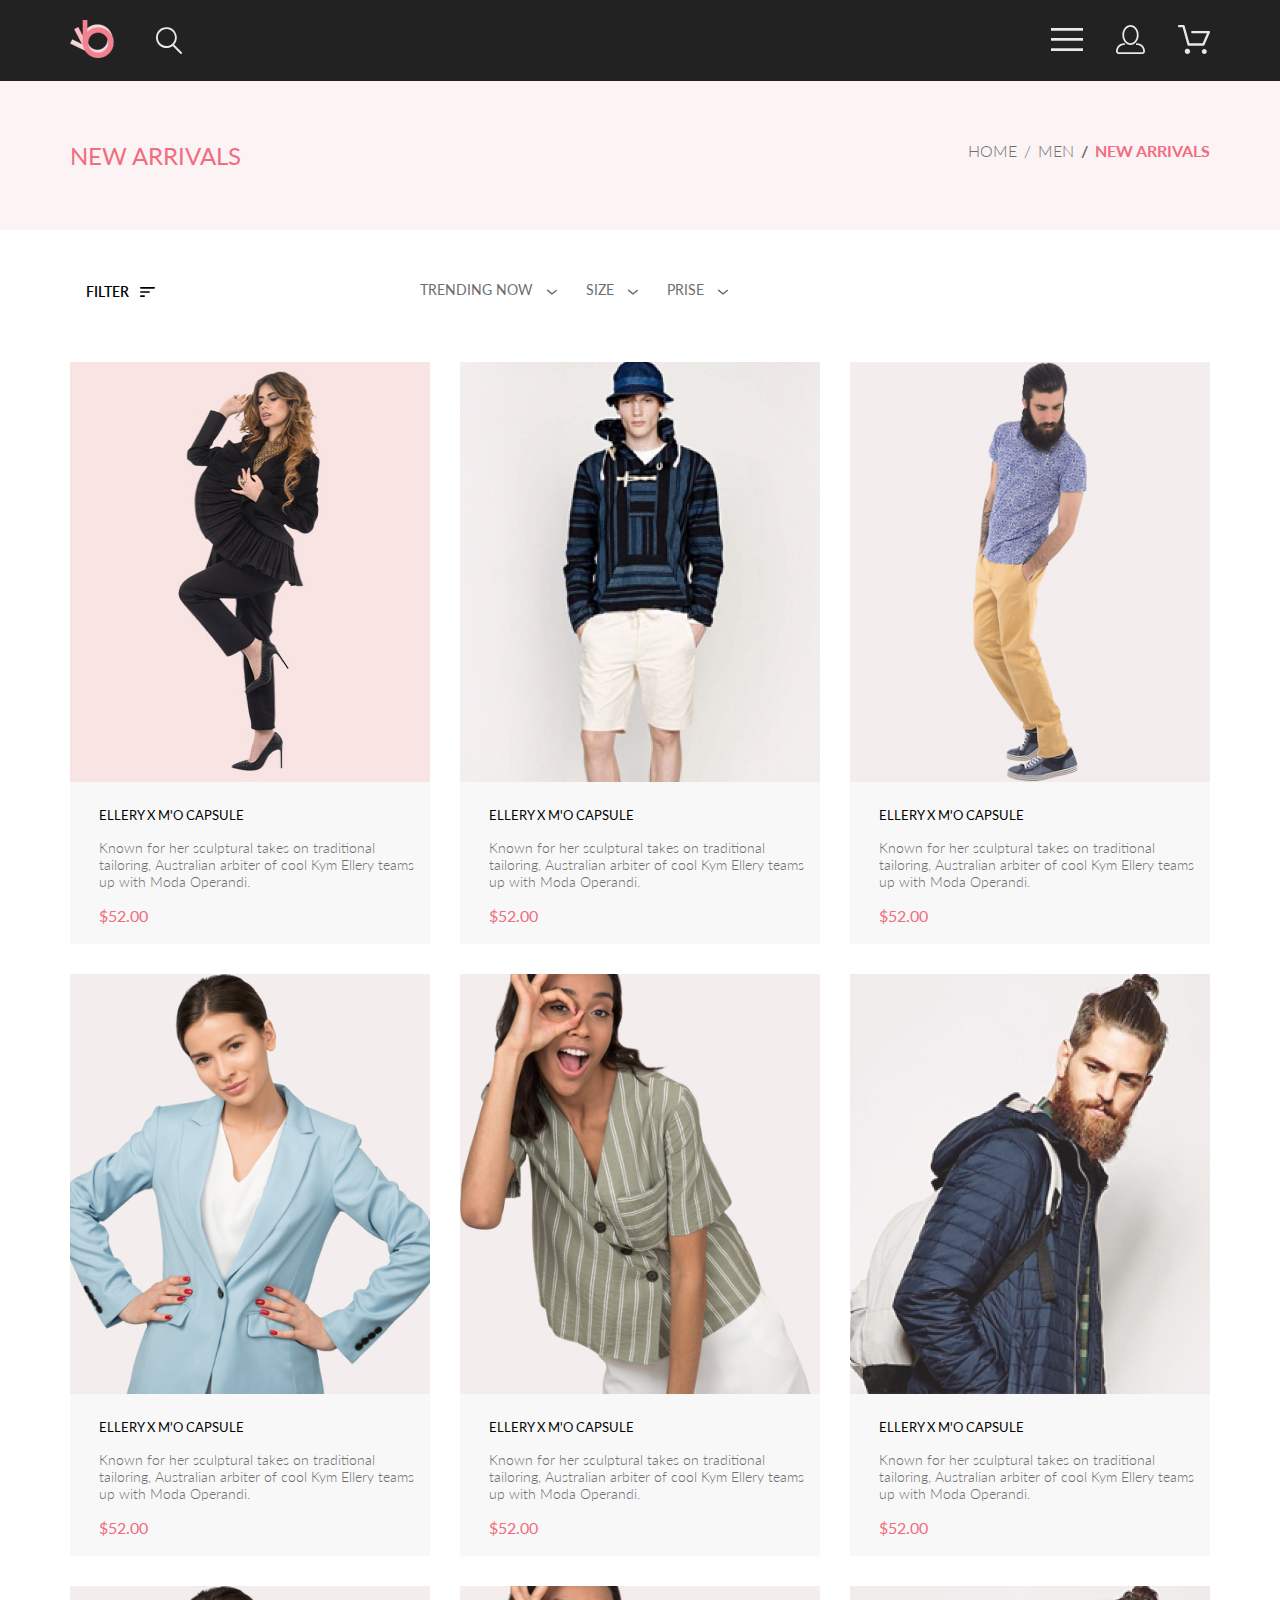
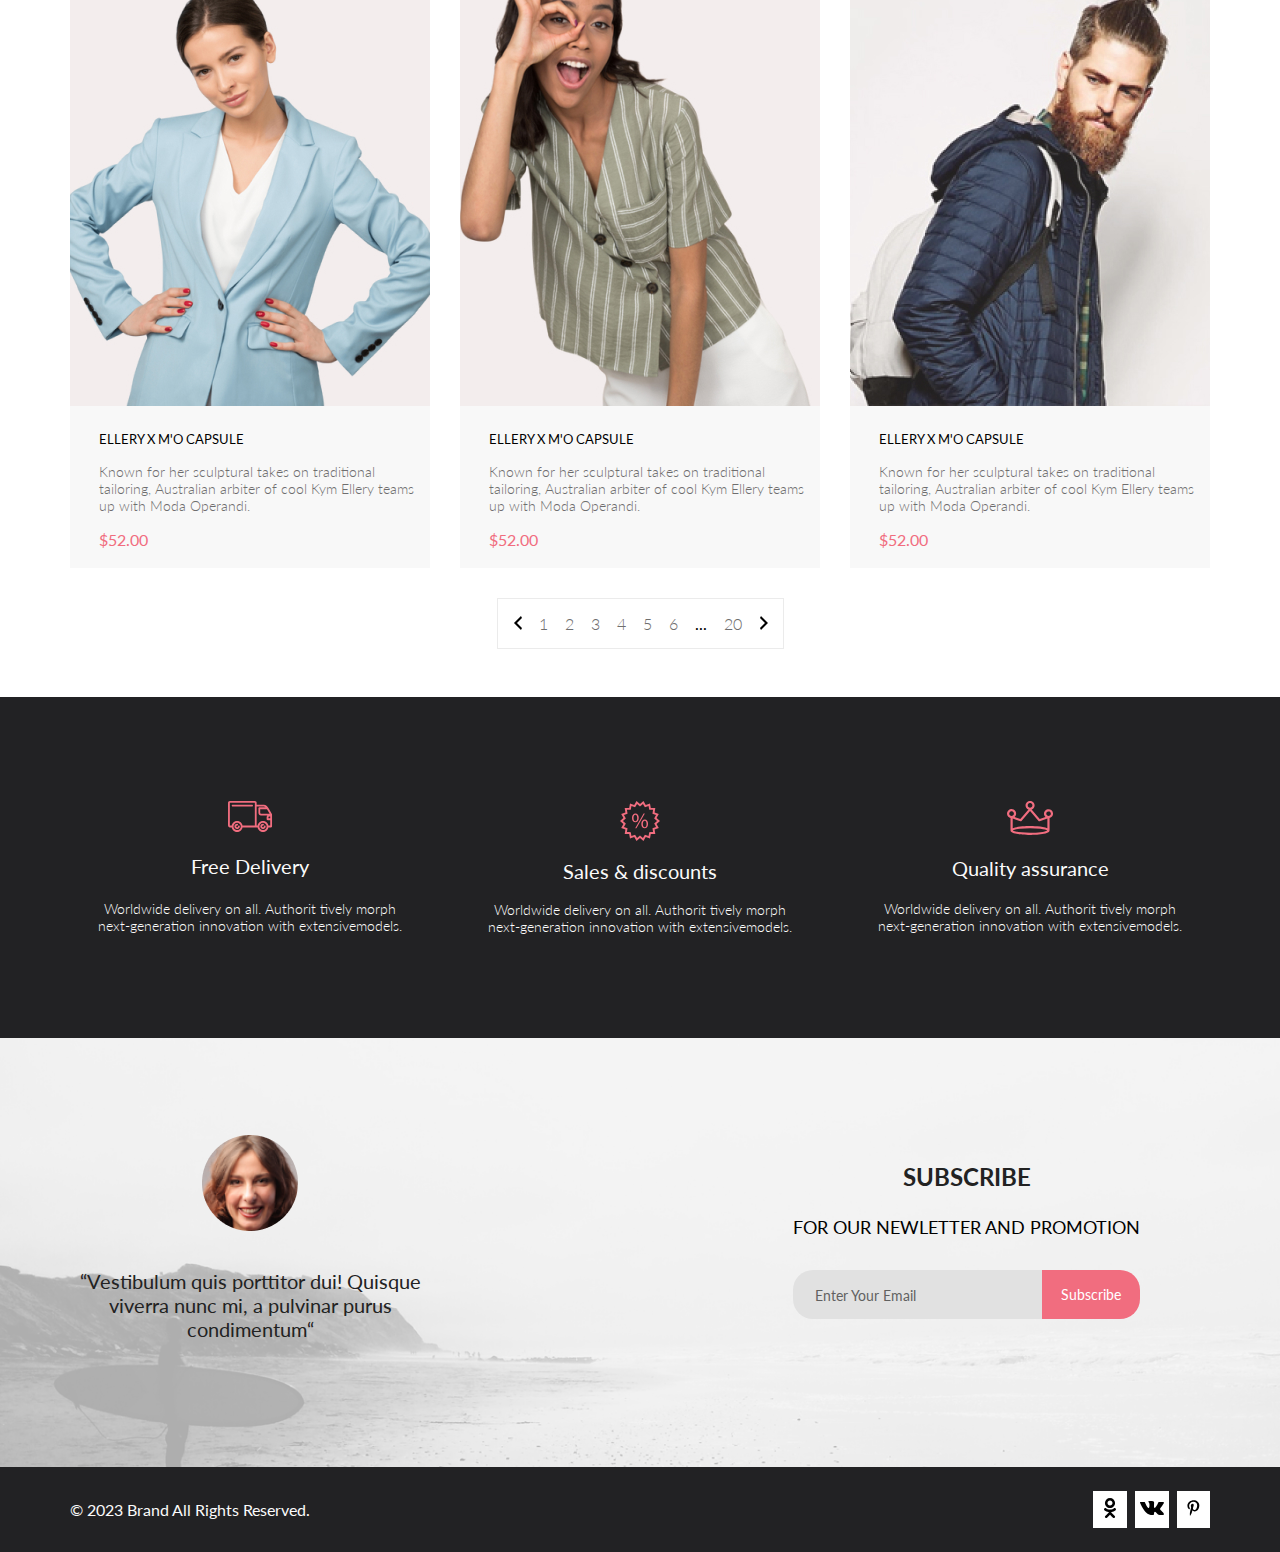
<file: seminar3-4/catalog.html>
<!DOCTYPE html>
<html lang="en">
  <head>
    <meta charset="UTF-8" />
    <meta http-equiv="X-UA-Compatible" content="IE=edge" />
    <meta name="viewport" content="width=device-width, initial-scale=1.0" />
    <title>Document</title>
    <link rel="preconnect" href="https://fonts.googleapis.com" />
    <link rel="preconnect" href="https://fonts.gstatic.com" crossorigin />
    <link
      href="https://fonts.googleapis.com/css2?family=Lato:wght@300;400;700;900&display=swap"
      rel="stylesheet"
    />
    <link rel="stylesheet" href="css/reset.css" />
    <link rel="stylesheet" href="css/style.css" />
  </head>

  <body>
    <div class="wrapper">
      <header class="header center">
        <div class="header__left">
          <a href="/index.html" class="header__logo">
            <svg
              width="44"
              height="38"
              viewBox="0 0 44 38"
              fill="none"
              xmlns="http://www.w3.org/2000/svg"
              xmlns:xlink="http://www.w3.org/1999/xlink"
            >
              <rect width="44" height="38" fill="url(#pattern0)" />
              <defs>
                <pattern
                  id="pattern0"
                  patternContentUnits="objectBoundingBox"
                  width="1"
                  height="1"
                >
                  <use
                    xlink:href="#image0_190_1201"
                    transform="scale(0.0227273 0.0263158)"
                  />
                </pattern>
                <image
                  id="image0_190_1201"
                  width="44"
                  height="38"
                  xlink:href="[data-uri]"
                />
              </defs>
            </svg>
          </a>
          <svg
            class="header__search"
            width="27"
            height="28"
            viewBox="0 0 27 28"
            fill="none"
            xmlns="http://www.w3.org/2000/svg"
          >
            <path
              d="M19.0589 17.6249C20.6705 15.8648 21.6275 13.6038 21.769 11.2215C21.9106 8.8392 21.2281 6.48075 19.8362 4.5422C18.4443 2.60365 16.4278 1.20306 14.1252 0.575643C11.8227 -0.0517774 9.37437 0.132183 7.19143 1.09663C5.0085 2.06108 3.22389 3.74727 2.1373 5.87205C1.05071 7.99682 0.728322 10.4308 1.22426 12.7652C1.72021 15.0996 3.00428 17.1922 4.86085 18.6917C6.71741 20.1912 9.0334 21.0063 11.4199 20.9999C13.6723 21.003 15.8638 20.269 17.6599 18.9099L25.4079 26.7169C25.4934 26.806 25.5958 26.8771 25.7091 26.926C25.8225 26.975 25.9444 27.0008 26.0679 27.0019C26.1916 27.0023 26.314 26.9772 26.4276 26.9282C26.5411 26.8792 26.6434 26.8072 26.7279 26.7169C26.9018 26.536 26.999 26.2949 26.999 26.0439C26.999 25.793 26.9018 25.5518 26.7279 25.3709L19.0589 17.6249ZM2.88589 10.4999C2.89873 8.81465 3.41021 7.17089 4.35586 5.77587C5.30151 4.38086 6.63899 3.29703 8.1997 2.66102C9.76042 2.02501 11.4745 1.86529 13.1258 2.202C14.7772 2.53871 16.2919 3.35678 17.479 4.55307C18.6661 5.74935 19.4725 7.27031 19.7965 8.92421C20.1204 10.5781 19.9475 12.2909 19.2995 13.8467C18.6515 15.4024 17.5574 16.7315 16.1551 17.6664C14.7529 18.6013 13.1052 19.1001 11.4199 19.0999C9.14843 19.0891 6.97409 18.1774 5.3741 16.5651C3.77412 14.9527 2.87924 12.7714 2.88589 10.4999Z"
              fill="#E8E8E8"
            />
          </svg>
        </div>
        <div class="header__right">
          <label class="header__btn" for="burger">
            <svg
              width="32"
              height="23"
              viewBox="0 0 32 23"
              fill="none"
              xmlns="http://www.w3.org/2000/svg"
            >
              <path
                d="M0 23V20.31H32V23H0ZM0 12.76V10.07H32V12.76H0ZM0 2.69V0H32V2.69H0Z"
                fill="#E8E8E8"
              />
            </svg>
          </label>
          <input id="burger" type="checkbox" />
          <nav class="menu">
            <h3 class="menu__title-h3">MENU</h3>
            <h4 class="menu__title">MAN</h4>
            <ul class="menu__man">
              <li>
                <a href="catalog.html" class="menu__link menu__man-accessories"
                  >Accessories</a
                >
              </li>
              <li>
                <a href="catalog.html" class="menu__link menu__man-bags"
                  >Bags</a
                >
              </li>
              <li>
                <a href="catalog.html" class="menu__link menu__man-danim"
                  >Danim</a
                >
              </li>
              <li>
                <a href="catalog.html" class="menu__link menu__man-t-shirts"
                  >T-Shirts</a
                >
              </li>
            </ul>
            <h4 class="menu__title">WOMAN</h4>
            <ul class="menu__woman">
              <li>
                <a
                  href="catalog.html"
                  class="menu__link menu__woman-accessories"
                  >Accessories</a
                >
              </li>
              <li>
                <a
                  href="catalog.html"
                  class="menu__link menu__woman-jacets-coats"
                  >Jacets & Coats</a
                >
              </li>
              <li>
                <a href="catalog.html" class="menu__link menu__woman-polos"
                  >Polos</a
                >
              </li>
              <li>
                <a href="catalog.html" class="menu__link menu__woman-t-shirts"
                  >T-Shirts</a
                >
              </li>
              <li>
                <a href="catalog.html" class="menu__link menu__woman-shirts"
                  >Shirts</a
                >
              </li>
            </ul>
            <h4 class="menu__title">KIDS</h4>
            <ul class="menu__kids">
              <li>
                <a href="catalog.html" class="menu__link menu__kids-accessories"
                  >Accessories</a
                >
              </li>
              <li>
                <a
                  href="catalog.html"
                  class="menu__link menu__kids-jacets-coats"
                  >Jacets & Coats</a
                >
              </li>
              <li>
                <a href="catalog.html" class="menu__link menu__kids-polos"
                  >Polos</a
                >
              </li>
              <li>
                <a href="catalog.html" class="menu__link menu__kids-t-shirts"
                  >T-Shirts</a
                >
              </li>
              <li>
                <a href="catalog.html" class="menu__link menu__kids-shirts"
                  >Shirts</a
                >
              </li>
              <li>
                <a href="catalog.html" class="menu__link menu__kids-bags"
                  >Bags</a
                >
              </li>
            </ul>
          </nav>
          <a href="registration.html" class="">
            <svg
              class="header__forma"
              width="29"
              height="29"
              viewBox="0 0 29 29"
              fill="none"
              xmlns="http://www.w3.org/2000/svg"
            >
              <path
                d="M14.5 19.937C19 19.937 22.656 15.464 22.656 9.968C22.656 4.472 19 0 14.5 0C13.3631 0.0217413 12.2463 0.303398 11.2351 0.823397C10.2239 1.34339 9.34507 2.08794 8.66602 3C7.12663 4.99573 6.30819 7.45381 6.34399 9.974C6.34399 15.465 10 19.937 14.5 19.937ZM14.5 1.813C18 1.813 20.844 5.472 20.844 9.969C20.844 14.466 17.998 18.125 14.5 18.125C11.002 18.125 8.15603 14.465 8.15503 9.969C8.15403 5.473 11 1.813 14.5 1.813ZM20.844 18.125C20.6036 18.125 20.373 18.2205 20.203 18.3905C20.033 18.5605 19.9375 18.7911 19.9375 19.0315C19.9375 19.2719 20.033 19.5025 20.203 19.6725C20.373 19.8425 20.6036 19.938 20.844 19.938C22.526 19.9399 24.1386 20.6088 25.3279 21.7982C26.5172 22.9875 27.1861 24.6 27.188 26.282C27.1875 26.5221 27.0918 26.7523 26.922 26.9221C26.7522 27.0918 26.5221 27.1875 26.282 27.188H2.71997C2.47985 27.1875 2.24975 27.0918 2.07996 26.9221C1.91016 26.7523 1.81449 26.5221 1.81396 26.282C1.81608 24.6001 2.48517 22.9877 3.67444 21.7985C4.86371 20.6092 6.47608 19.9401 8.15796 19.938C8.39824 19.938 8.62868 19.8425 8.79858 19.6726C8.96849 19.5027 9.06396 19.2723 9.06396 19.032C9.06396 18.7917 8.96849 18.5613 8.79858 18.3914C8.62868 18.2215 8.39824 18.126 8.15796 18.126C5.99541 18.1279 3.92201 18.9875 2.39258 20.5164C0.863144 22.0453 0.00264777 24.1185 0 26.281C0.000794067 27.0019 0.287502 27.693 0.797241 28.2027C1.30698 28.7125 1.99811 28.9992 2.71899 29H26.282C27.0027 28.9989 27.6936 28.7121 28.2031 28.2024C28.7126 27.6927 28.9992 27.0017 29 26.281C28.9974 24.1187 28.1372 22.0457 26.6083 20.5168C25.0793 18.9878 23.0063 18.1276 20.844 18.125Z"
                fill="#E8E8E8"
              />
            </svg>
          </a>
          <a href="cart.html" class="header__basket">
            <svg
              width="32"
              height="29"
              viewBox="0 0 32 29"
              fill="none"
              xmlns="http://www.w3.org/2000/svg"
            >
              <path
                d="M26.1998 29C25.5521 28.9738 24.9404 28.6948 24.4961 28.2227C24.0518 27.7506 23.8103 27.1232 23.8234 26.475C23.8365 25.8269 24.1032 25.2097 24.5662 24.7559C25.0292 24.3022 25.6516 24.048 26.2999 24.048C26.9482 24.048 27.5706 24.3022 28.0336 24.7559C28.4966 25.2097 28.7633 25.8269 28.7764 26.475C28.7895 27.1232 28.5479 27.7506 28.1036 28.2227C27.6593 28.6948 27.0477 28.9738 26.3999 29H26.1998ZM6.75183 26.32C6.75183 25.79 6.90901 25.2718 7.20349 24.8311C7.49797 24.3904 7.91654 24.0469 8.40625 23.844C8.89596 23.6412 9.43484 23.5881 9.95471 23.6915C10.4746 23.7949 10.9521 24.0502 11.3269 24.425C11.7017 24.7998 11.957 25.2773 12.0604 25.7972C12.1638 26.317 12.1107 26.8559 11.9078 27.3456C11.705 27.8353 11.3615 28.2539 10.9208 28.5483C10.4801 28.8428 9.96194 29 9.43188 29C9.07977 29.0003 8.73102 28.9311 8.40564 28.7966C8.08026 28.662 7.7846 28.4646 7.53552 28.2158C7.28645 27.9669 7.08891 27.6713 6.9541 27.3461C6.81929 27.0208 6.74988 26.6721 6.74988 26.32H6.75183ZM10.5519 20.686C10.2924 20.6868 10.0398 20.6024 9.83301 20.4457C9.62617 20.2891 9.47648 20.0689 9.40686 19.819L4.57385 2.36401H1.18091C0.867422 2.36401 0.566761 2.23947 0.345093 2.01781C0.123425 1.79614 -0.00109863 1.49549 -0.00109863 1.18201C-0.00109863 0.868519 0.123425 0.567873 0.345093 0.346205C0.566761 0.124537 0.867422 5.81268e-06 1.18091 5.81268e-06H5.46191C5.7214 -0.00080736 5.97394 0.0837201 6.18066 0.240568C6.38739 0.397416 6.53674 0.617884 6.60583 0.868006L11.4388 18.323H24.6168L28.9999 8.27501H14.3999C14.2417 8.27961 14.0843 8.25242 13.9368 8.19507C13.7893 8.13771 13.6548 8.05134 13.5413 7.94108C13.4277 7.83082 13.3375 7.69891 13.2759 7.55315C13.2143 7.40739 13.1825 7.25075 13.1825 7.0925C13.1825 6.93426 13.2143 6.77762 13.2759 6.63186C13.3375 6.4861 13.4277 6.35419 13.5413 6.24393C13.6548 6.13367 13.7893 6.0473 13.9368 5.98994C14.0843 5.93259 14.2417 5.90541 14.3999 5.91001H30.8129C31.0086 5.90996 31.2011 5.95866 31.3733 6.05172C31.5454 6.14478 31.6917 6.27926 31.7988 6.44301C31.9067 6.60729 31.9723 6.79569 31.9897 6.99145C32.0072 7.18721 31.976 7.38424 31.8989 7.565L26.4939 19.977C26.4015 20.1876 26.2499 20.3668 26.0574 20.4927C25.8649 20.6186 25.6399 20.6858 25.4099 20.686H10.5519Z"
                fill="#E8E8E8"
              />
            </svg>
          </a>
        </div>
      </header>

      <header class="top-head center">
        <div class="top-head__heading">NEW ARRIVALS</div>
        <nav class="breadcrumbs">
          <a href="#" class="breadcrumbs__link"> HOME </a>
          <a href="#" class="breadcrumbs__link"> MEN </a>
          <a href="#" class="breadcrumbs__link breadcrumbs__link_site">
            NEW ARRIVALS
          </a>
        </nav>
      </header>
      <div class="filter-sort center">
        <div class="filter-box center">
          <details class="filter">
            <summary class="filter__summary">
              <span class="filter__heading">FILTER</span>
              <svg
                width="15"
                height="10"
                viewBox="0 0 15 10"
                fill="none"
                xmlns="http://www.w3.org/2000/svg"
              >
                <path
                  d="M0.833333 10H4.16667C4.625 10 5 9.625 5 9.16667C5 8.70833 4.625 8.33333 4.16667 8.33333H0.833333C0.375 8.33333 0 8.70833 0 9.16667C0 9.625 0.375 10 0.833333 10ZM0 0.833333C0 1.29167 0.375 1.66667 0.833333 1.66667H14.1667C14.625 1.66667 15 1.29167 15 0.833333C15 0.375 14.625 0 14.1667 0H0.833333C0.375 0 0 0.375 0 0.833333ZM0.833333 5.83333H9.16667C9.625 5.83333 10 5.45833 10 5C10 4.54167 9.625 4.16667 9.16667 4.16667H0.833333C0.375 4.16667 0 4.54167 0 5C0 5.45833 0.375 5.83333 0.833333 5.83333Z"
                  fill="black"
                />
              </svg>
            </summary>
            <div class="filter__content">
              <details open class="filter__item">
                <summary class="filter__head">CATEGORY</summary>
                <div class="filter__link-box">
                  <a href="" class="filter__link">Accessories</a>
                  <a href="" class="filter__link">Bags</a>
                  <a href="" class="filter__link">Denim</a>
                  <a href="" class="filter__link">Hoodies & Sweatshirts</a>
                  <a href="" class="filter__link">Jackets & Coats</a>
                  <a href="" class="filter__link">Polos</a>
                  <a href="" class="filter__link">Shirts</a>
                  <a href="" class="filter__link">Shoes</a>
                  <a href="" class="filter__link">Sweaters & Knits</a>
                  <a href="" class="filter__link">T-Shirts</a>
                  <a href="" class="filter__link">Tanks</a>
                </div>
              </details>
              <details class="filter__item">
                <summary class="filter__head">BREND</summary>
                <div class="filter__link-box">
                  <a href="" class="filter__link">Accessories</a>
                  <a href="" class="filter__link">Bags</a>
                  <a href="" class="filter__link">Denim</a>
                  <a href="" class="filter__link">Hoodies & Sweatshirts</a>
                  <a href="" class="filter__link">Jackets & Coats</a>
                  <a href="" class="filter__link">Polos</a>
                  <a href="" class="filter__link">Shirts</a>
                  <a href="" class="filter__link">Shoes</a>
                  <a href="" class="filter__link">Sweaters & Knits</a>
                  <a href="" class="filter__link">T-Shirts</a>
                  <a href="" class="filter__link">Tanks</a>
                </div>
              </details>
              <details class="filter__item">
                <summary class="filter__head">DESIGNER</summary>
                <div class="filter__link-box">
                  <a href="" class="filter__link">Accessories</a>
                  <a href="" class="filter__link">Bags</a>
                  <a href="" class="filter__link">Denim</a>
                  <a href="" class="filter__link">Hoodies & Sweatshirts</a>
                  <a href="" class="filter__link">Jackets & Coats</a>
                  <a href="" class="filter__link">Polos</a>
                  <a href="" class="filter__link">Shirts</a>
                  <a href="" class="filter__link">Shoes</a>
                  <a href="" class="filter__link">Sweaters & Knits</a>
                  <a href="" class="filter__link">T-Shirts</a>
                  <a href="" class="filter__link">Tanks</a>
                </div>
              </details>
            </div>
          </details>
        </div>
        <div class="sort-box">
          <div class="sort">
            <details class="sort__details">
              <summary class="sort__summary">
                <span class="sort__heading">TRENDING NOW</span>
                <svg
                  width="11"
                  height="6"
                  viewBox="0 0 11 6"
                  fill="none"
                  xmlns="http://www.w3.org/2000/svg"
                >
                  <path
                    d="M5.00214 5.64846C4.83521 5.64879 4.67343 5.59016 4.54488 5.48275L0.258102 1.88021C0.112196 1.75791 0.0204417 1.58217 0.00302325 1.39165C-0.0143952 1.20112 0.0439493 1.01143 0.165221 0.864289C0.286493 0.717149 0.460759 0.624619 0.649682 0.607053C0.838605 0.589487 1.02671 0.648325 1.17262 0.770623L5.00214 3.9985L8.83167 0.885905C8.90475 0.826055 8.98884 0.781361 9.0791 0.754391C9.16937 0.727421 9.26403 0.718707 9.35764 0.72875C9.45126 0.738794 9.54198 0.767396 9.6246 0.812913C9.70722 0.85843 9.7801 0.919965 9.83906 0.993981C9.90449 1.06806 9.95405 1.15498 9.98462 1.24927C10.0152 1.34357 10.0261 1.44321 10.0167 1.54197C10.0073 1.64073 9.97784 1.73646 9.93005 1.82318C9.88227 1.9099 9.81724 1.98573 9.73904 2.04592L5.45225 5.52598C5.32002 5.61641 5.16154 5.65954 5.00214 5.64846V5.64846Z"
                    fill="#6F6E6E"
                  />
                </svg>
              </summary>
            </details>
            <details class="sort__details">
              <summary class="sort__summary">
                <span class="sort__heading">SIZE</span>
                <svg
                  width="11"
                  height="6"
                  viewBox="0 0 11 6"
                  fill="none"
                  xmlns="http://www.w3.org/2000/svg"
                >
                  <path
                    d="M5.00214 5.64846C4.83521 5.64879 4.67343 5.59016 4.54488 5.48275L0.258102 1.88021C0.112196 1.75791 0.0204417 1.58217 0.00302325 1.39165C-0.0143952 1.20112 0.0439493 1.01143 0.165221 0.864289C0.286493 0.717149 0.460759 0.624619 0.649682 0.607053C0.838605 0.589487 1.02671 0.648325 1.17262 0.770623L5.00214 3.9985L8.83167 0.885905C8.90475 0.826055 8.98884 0.781361 9.0791 0.754391C9.16937 0.727421 9.26403 0.718707 9.35764 0.72875C9.45126 0.738794 9.54198 0.767396 9.6246 0.812913C9.70722 0.85843 9.7801 0.919965 9.83906 0.993981C9.90449 1.06806 9.95405 1.15498 9.98462 1.24927C10.0152 1.34357 10.0261 1.44321 10.0167 1.54197C10.0073 1.64073 9.97784 1.73646 9.93005 1.82318C9.88227 1.9099 9.81724 1.98573 9.73904 2.04592L5.45225 5.52598C5.32002 5.61641 5.16154 5.65954 5.00214 5.64846V5.64846Z"
                    fill="#6F6E6E"
                  />
                </svg>
              </summary>
              <div class="sort__box-checks">
                <div class="sort__check">
                  <input
                    id="sort__check1"
                    class="sort__input"
                    type="checkbox"
                  />
                  <label for="sort__check1" class="sort__label">XS</label>
                </div>
                <div class="sort__check">
                  <input
                    id="sort__check2"
                    class="sort__input"
                    type="checkbox"
                  />
                  <label for="sort__check2" class="sort__label">S</label>
                </div>
                <div class="sort__check">
                  <input
                    id="sort__check1"
                    class="sort__input"
                    type="checkbox"
                  />
                  <label for="sort__check3" class="sort__label">M</label>
                </div>
                <div class="sort__check">
                  <input
                    id="sort__check1"
                    class="sort__input"
                    type="checkbox"
                  />
                  <label for="sort__check4" class="sort__label">L</label>
                </div>
              </div>
            </details>
            <details class="sort__details">
              <summary class="sort__summary">
                <span class="sort__heading">PRISE</span>
                <svg
                  width="11"
                  height="6"
                  viewBox="0 0 11 6"
                  fill="none"
                  xmlns="http://www.w3.org/2000/svg"
                >
                  <path
                    d="M5.00214 5.64846C4.83521 5.64879 4.67343 5.59016 4.54488 5.48275L0.258102 1.88021C0.112196 1.75791 0.0204417 1.58217 0.00302325 1.39165C-0.0143952 1.20112 0.0439493 1.01143 0.165221 0.864289C0.286493 0.717149 0.460759 0.624619 0.649682 0.607053C0.838605 0.589487 1.02671 0.648325 1.17262 0.770623L5.00214 3.9985L8.83167 0.885905C8.90475 0.826055 8.98884 0.781361 9.0791 0.754391C9.16937 0.727421 9.26403 0.718707 9.35764 0.72875C9.45126 0.738794 9.54198 0.767396 9.6246 0.812913C9.70722 0.85843 9.7801 0.919965 9.83906 0.993981C9.90449 1.06806 9.95405 1.15498 9.98462 1.24927C10.0152 1.34357 10.0261 1.44321 10.0167 1.54197C10.0073 1.64073 9.97784 1.73646 9.93005 1.82318C9.88227 1.9099 9.81724 1.98573 9.73904 2.04592L5.45225 5.52598C5.32002 5.61641 5.16154 5.65954 5.00214 5.64846V5.64846Z"
                    fill="#6F6E6E"
                  />
                </svg>
              </summary>
            </details>
          </div>
        </div>
      </div>

      <main class="main">
        <div class="product-box center">
          <div class="product-items">
            <div class="product__item item">
              <div class="product__wrapper">
                <div class="product__inner">
                  <img class="product__img" src="img/02.jpg" alt="item img" />
                  <div class="product__basket">
                    <svg
                      class="product__basket-svg"
                      width="27"
                      height="25"
                      viewBox="0 0 27 25"
                      fill="none"
                      xmlns="http://www.w3.org/2000/svg"
                    >
                      <path
                        d="M21.8765 22.2662C21.9215 22.2549 21.9428 22.2339 21.9605 22.2129C21.9683 22.2037 21.9761 22.1946 21.9839 22.1855C22.0204 22.1438 22.0237 22.0553 22.0229 22.0105C22.0097 21.9044 21.9189 21.8315 21.8417 21.8315C21.838 21.8315 21.8341 21.8317 21.8317 21.8318C21.7536 21.8372 21.6658 21.9409 21.6724 22.0625C21.6818 22.1793 21.7679 22.2662 21.8397 22.2662H21.8765ZM8.22003 22.2599C8.31921 22.2599 8.39984 22.1655 8.39984 22.0496C8.39984 21.9341 8.31921 21.8401 8.22003 21.8401C8.12091 21.8401 8.04022 21.9341 8.04022 22.0496C8.04022 22.1655 8.12091 22.2599 8.22003 22.2599ZM21.9999 24.2662C21.9522 24.2662 21.8883 24.2662 21.8397 24.2662C20.7021 24.2662 19.7571 23.3545 19.677 22.198C19.5969 20.9929 20.4942 19.9183 21.6957 19.8364C21.7446 19.8331 21.7933 19.8315 21.8417 19.8315C22.9804 19.8315 23.9418 20.7324 24.0195 21.8884C24.051 22.4915 23.8746 23.0612 23.4903 23.5012C23.106 23.9575 22.5768 24.2177 21.9999 24.2662ZM8.22003 24.2599C7.01581 24.2599 6.04022 23.2709 6.04022 22.0496C6.04022 20.8291 7.01581 19.8401 8.22003 19.8401C9.42419 19.8401 10.3998 20.8291 10.3998 22.0496C10.3998 23.2709 9.42419 24.2599 8.22003 24.2599ZM21.1989 17.3938H9.13354C8.70062 17.3938 8.31635 17.1005 8.2038 16.6775L4.27802 2.24768H1.52222C0.993896 2.24768 0.561035 1.80859 0.561035 1.27039C0.561035 0.733032 0.993896 0.292969 1.52222 0.292969H4.99982C5.43182 0.292969 5.8161 0.586304 5.92859 1.01025L9.85443 15.4391H20.5581L24.1149 7.13379H12.2583C11.7291 7.13379 11.2962 6.69373 11.2962 6.15649C11.2962 5.61914 11.7291 5.17908 12.2583 5.17908H25.5891C25.9095 5.17908 26.2146 5.34192 26.3901 5.61914C26.5665 5.89539 26.5989 6.23743 26.4702 6.547L22.08 16.807C21.9198 17.1653 21.5832 17.3938 21.1989 17.3938Z"
                        fill="white"
                      />
                    </svg>
                    <h6 class="product__basket-title">Add to Cart</h6>
                  </div>
                </div>
              </div>
              <div class="product__content">
                <h6 class="product__content-title">ELLERY X M'O CAPSULE</h6>
                <p class="product__content-text">
                  Known for her sculptural takes on traditional tailoring,
                  Australian arbiter of cool Kym Ellery teams up with Moda
                  Operandi.
                </p>
                <p class="product__content-price">$52.00</p>
              </div>
            </div>
            <div class="product__item item">
              <div class="product__wrapper">
                <div class="product__inner">
                  <img
                    class="product__item-img"
                    src="img/03.jpg"
                    alt="item img"
                  />
                  <div class="product__basket">
                    <svg
                      class="product__basket-svg"
                      width="27"
                      height="25"
                      viewBox="0 0 27 25"
                      fill="none"
                      xmlns="http://www.w3.org/2000/svg"
                    >
                      <path
                        d="M21.8765 22.2662C21.9215 22.2549 21.9428 22.2339 21.9605 22.2129C21.9683 22.2037 21.9761 22.1946 21.9839 22.1855C22.0204 22.1438 22.0237 22.0553 22.0229 22.0105C22.0097 21.9044 21.9189 21.8315 21.8417 21.8315C21.838 21.8315 21.8341 21.8317 21.8317 21.8318C21.7536 21.8372 21.6658 21.9409 21.6724 22.0625C21.6818 22.1793 21.7679 22.2662 21.8397 22.2662H21.8765ZM8.22003 22.2599C8.31921 22.2599 8.39984 22.1655 8.39984 22.0496C8.39984 21.9341 8.31921 21.8401 8.22003 21.8401C8.12091 21.8401 8.04022 21.9341 8.04022 22.0496C8.04022 22.1655 8.12091 22.2599 8.22003 22.2599ZM21.9999 24.2662C21.9522 24.2662 21.8883 24.2662 21.8397 24.2662C20.7021 24.2662 19.7571 23.3545 19.677 22.198C19.5969 20.9929 20.4942 19.9183 21.6957 19.8364C21.7446 19.8331 21.7933 19.8315 21.8417 19.8315C22.9804 19.8315 23.9418 20.7324 24.0195 21.8884C24.051 22.4915 23.8746 23.0612 23.4903 23.5012C23.106 23.9575 22.5768 24.2177 21.9999 24.2662ZM8.22003 24.2599C7.01581 24.2599 6.04022 23.2709 6.04022 22.0496C6.04022 20.8291 7.01581 19.8401 8.22003 19.8401C9.42419 19.8401 10.3998 20.8291 10.3998 22.0496C10.3998 23.2709 9.42419 24.2599 8.22003 24.2599ZM21.1989 17.3938H9.13354C8.70062 17.3938 8.31635 17.1005 8.2038 16.6775L4.27802 2.24768H1.52222C0.993896 2.24768 0.561035 1.80859 0.561035 1.27039C0.561035 0.733032 0.993896 0.292969 1.52222 0.292969H4.99982C5.43182 0.292969 5.8161 0.586304 5.92859 1.01025L9.85443 15.4391H20.5581L24.1149 7.13379H12.2583C11.7291 7.13379 11.2962 6.69373 11.2962 6.15649C11.2962 5.61914 11.7291 5.17908 12.2583 5.17908H25.5891C25.9095 5.17908 26.2146 5.34192 26.3901 5.61914C26.5665 5.89539 26.5989 6.23743 26.4702 6.547L22.08 16.807C21.9198 17.1653 21.5832 17.3938 21.1989 17.3938Z"
                        fill="white"
                      />
                    </svg>
                    <h6 class="product__basket-title">Add to Cart</h6>
                  </div>
                </div>
              </div>
              <div class="product__content">
                <h6 class="product__content-title">ELLERY X M'O CAPSULE</h6>
                <p class="product__content-text">
                  Known for her sculptural takes on traditional tailoring,
                  Australian arbiter of cool Kym Ellery teams up with Moda
                  Operandi.
                </p>
                <p class="product__content-price">$52.00</p>
              </div>
            </div>
            <div class="product__item item">
              <div class="product__wrapper">
                <div class="product__inner">
                  <img
                    class="product__item-img"
                    src="img/04.jpg"
                    alt="item img"
                  />
                  <div class="product__basket">
                    <svg
                      class="product__basket-svg"
                      width="27"
                      height="25"
                      viewBox="0 0 27 25"
                      fill="none"
                      xmlns="http://www.w3.org/2000/svg"
                    >
                      <path
                        d="M21.8765 22.2662C21.9215 22.2549 21.9428 22.2339 21.9605 22.2129C21.9683 22.2037 21.9761 22.1946 21.9839 22.1855C22.0204 22.1438 22.0237 22.0553 22.0229 22.0105C22.0097 21.9044 21.9189 21.8315 21.8417 21.8315C21.838 21.8315 21.8341 21.8317 21.8317 21.8318C21.7536 21.8372 21.6658 21.9409 21.6724 22.0625C21.6818 22.1793 21.7679 22.2662 21.8397 22.2662H21.8765ZM8.22003 22.2599C8.31921 22.2599 8.39984 22.1655 8.39984 22.0496C8.39984 21.9341 8.31921 21.8401 8.22003 21.8401C8.12091 21.8401 8.04022 21.9341 8.04022 22.0496C8.04022 22.1655 8.12091 22.2599 8.22003 22.2599ZM21.9999 24.2662C21.9522 24.2662 21.8883 24.2662 21.8397 24.2662C20.7021 24.2662 19.7571 23.3545 19.677 22.198C19.5969 20.9929 20.4942 19.9183 21.6957 19.8364C21.7446 19.8331 21.7933 19.8315 21.8417 19.8315C22.9804 19.8315 23.9418 20.7324 24.0195 21.8884C24.051 22.4915 23.8746 23.0612 23.4903 23.5012C23.106 23.9575 22.5768 24.2177 21.9999 24.2662ZM8.22003 24.2599C7.01581 24.2599 6.04022 23.2709 6.04022 22.0496C6.04022 20.8291 7.01581 19.8401 8.22003 19.8401C9.42419 19.8401 10.3998 20.8291 10.3998 22.0496C10.3998 23.2709 9.42419 24.2599 8.22003 24.2599ZM21.1989 17.3938H9.13354C8.70062 17.3938 8.31635 17.1005 8.2038 16.6775L4.27802 2.24768H1.52222C0.993896 2.24768 0.561035 1.80859 0.561035 1.27039C0.561035 0.733032 0.993896 0.292969 1.52222 0.292969H4.99982C5.43182 0.292969 5.8161 0.586304 5.92859 1.01025L9.85443 15.4391H20.5581L24.1149 7.13379H12.2583C11.7291 7.13379 11.2962 6.69373 11.2962 6.15649C11.2962 5.61914 11.7291 5.17908 12.2583 5.17908H25.5891C25.9095 5.17908 26.2146 5.34192 26.3901 5.61914C26.5665 5.89539 26.5989 6.23743 26.4702 6.547L22.08 16.807C21.9198 17.1653 21.5832 17.3938 21.1989 17.3938Z"
                        fill="white"
                      />
                    </svg>
                    <h6 class="product__basket-title">Add to Cart</h6>
                  </div>
                </div>
              </div>
              <div class="product__content">
                <h6 class="product__content-title">ELLERY X M'O CAPSULE</h6>
                <p class="product__content-text">
                  Known for her sculptural takes on traditional tailoring,
                  Australian arbiter of cool Kym Ellery teams up with Moda
                  Operandi.
                </p>
                <p class="product__content-price">$52.00</p>
              </div>
            </div>
            <div class="product__item item">
              <div class="product__wrapper">
                <div class="product__inner">
                  <img
                    class="product__item-img"
                    src="img/05.jpg"
                    alt="item img"
                  />
                  <div class="product__basket">
                    <svg
                      class="product__basket-svg"
                      width="27"
                      height="25"
                      viewBox="0 0 27 25"
                      fill="none"
                      xmlns="http://www.w3.org/2000/svg"
                    >
                      <path
                        d="M21.8765 22.2662C21.9215 22.2549 21.9428 22.2339 21.9605 22.2129C21.9683 22.2037 21.9761 22.1946 21.9839 22.1855C22.0204 22.1438 22.0237 22.0553 22.0229 22.0105C22.0097 21.9044 21.9189 21.8315 21.8417 21.8315C21.838 21.8315 21.8341 21.8317 21.8317 21.8318C21.7536 21.8372 21.6658 21.9409 21.6724 22.0625C21.6818 22.1793 21.7679 22.2662 21.8397 22.2662H21.8765ZM8.22003 22.2599C8.31921 22.2599 8.39984 22.1655 8.39984 22.0496C8.39984 21.9341 8.31921 21.8401 8.22003 21.8401C8.12091 21.8401 8.04022 21.9341 8.04022 22.0496C8.04022 22.1655 8.12091 22.2599 8.22003 22.2599ZM21.9999 24.2662C21.9522 24.2662 21.8883 24.2662 21.8397 24.2662C20.7021 24.2662 19.7571 23.3545 19.677 22.198C19.5969 20.9929 20.4942 19.9183 21.6957 19.8364C21.7446 19.8331 21.7933 19.8315 21.8417 19.8315C22.9804 19.8315 23.9418 20.7324 24.0195 21.8884C24.051 22.4915 23.8746 23.0612 23.4903 23.5012C23.106 23.9575 22.5768 24.2177 21.9999 24.2662ZM8.22003 24.2599C7.01581 24.2599 6.04022 23.2709 6.04022 22.0496C6.04022 20.8291 7.01581 19.8401 8.22003 19.8401C9.42419 19.8401 10.3998 20.8291 10.3998 22.0496C10.3998 23.2709 9.42419 24.2599 8.22003 24.2599ZM21.1989 17.3938H9.13354C8.70062 17.3938 8.31635 17.1005 8.2038 16.6775L4.27802 2.24768H1.52222C0.993896 2.24768 0.561035 1.80859 0.561035 1.27039C0.561035 0.733032 0.993896 0.292969 1.52222 0.292969H4.99982C5.43182 0.292969 5.8161 0.586304 5.92859 1.01025L9.85443 15.4391H20.5581L24.1149 7.13379H12.2583C11.7291 7.13379 11.2962 6.69373 11.2962 6.15649C11.2962 5.61914 11.7291 5.17908 12.2583 5.17908H25.5891C25.9095 5.17908 26.2146 5.34192 26.3901 5.61914C26.5665 5.89539 26.5989 6.23743 26.4702 6.547L22.08 16.807C21.9198 17.1653 21.5832 17.3938 21.1989 17.3938Z"
                        fill="white"
                      />
                    </svg>
                    <h6 class="product__basket-title">Add to Cart</h6>
                  </div>
                </div>
              </div>
              <div class="product__content">
                <h6 class="product__content-title">ELLERY X M'O CAPSULE</h6>
                <p class="product__content-text">
                  Known for her sculptural takes on traditional tailoring,
                  Australian arbiter of cool Kym Ellery teams up with Moda
                  Operandi.
                </p>
                <p class="product__content-price">$52.00</p>
              </div>
            </div>
            <div class="product__item item">
              <div class="product__wrapper">
                <div class="product__inner">
                  <img
                    class="product__item-img"
                    src="img/06.jpg"
                    alt="item img"
                  />
                  <div class="product__basket">
                    <svg
                      class="product__basket-svg"
                      width="27"
                      height="25"
                      viewBox="0 0 27 25"
                      fill="none"
                      xmlns="http://www.w3.org/2000/svg"
                    >
                      <path
                        d="M21.8765 22.2662C21.9215 22.2549 21.9428 22.2339 21.9605 22.2129C21.9683 22.2037 21.9761 22.1946 21.9839 22.1855C22.0204 22.1438 22.0237 22.0553 22.0229 22.0105C22.0097 21.9044 21.9189 21.8315 21.8417 21.8315C21.838 21.8315 21.8341 21.8317 21.8317 21.8318C21.7536 21.8372 21.6658 21.9409 21.6724 22.0625C21.6818 22.1793 21.7679 22.2662 21.8397 22.2662H21.8765ZM8.22003 22.2599C8.31921 22.2599 8.39984 22.1655 8.39984 22.0496C8.39984 21.9341 8.31921 21.8401 8.22003 21.8401C8.12091 21.8401 8.04022 21.9341 8.04022 22.0496C8.04022 22.1655 8.12091 22.2599 8.22003 22.2599ZM21.9999 24.2662C21.9522 24.2662 21.8883 24.2662 21.8397 24.2662C20.7021 24.2662 19.7571 23.3545 19.677 22.198C19.5969 20.9929 20.4942 19.9183 21.6957 19.8364C21.7446 19.8331 21.7933 19.8315 21.8417 19.8315C22.9804 19.8315 23.9418 20.7324 24.0195 21.8884C24.051 22.4915 23.8746 23.0612 23.4903 23.5012C23.106 23.9575 22.5768 24.2177 21.9999 24.2662ZM8.22003 24.2599C7.01581 24.2599 6.04022 23.2709 6.04022 22.0496C6.04022 20.8291 7.01581 19.8401 8.22003 19.8401C9.42419 19.8401 10.3998 20.8291 10.3998 22.0496C10.3998 23.2709 9.42419 24.2599 8.22003 24.2599ZM21.1989 17.3938H9.13354C8.70062 17.3938 8.31635 17.1005 8.2038 16.6775L4.27802 2.24768H1.52222C0.993896 2.24768 0.561035 1.80859 0.561035 1.27039C0.561035 0.733032 0.993896 0.292969 1.52222 0.292969H4.99982C5.43182 0.292969 5.8161 0.586304 5.92859 1.01025L9.85443 15.4391H20.5581L24.1149 7.13379H12.2583C11.7291 7.13379 11.2962 6.69373 11.2962 6.15649C11.2962 5.61914 11.7291 5.17908 12.2583 5.17908H25.5891C25.9095 5.17908 26.2146 5.34192 26.3901 5.61914C26.5665 5.89539 26.5989 6.23743 26.4702 6.547L22.08 16.807C21.9198 17.1653 21.5832 17.3938 21.1989 17.3938Z"
                        fill="white"
                      />
                    </svg>
                    <h6 class="product__basket-title">Add to Cart</h6>
                  </div>
                </div>
              </div>
              <div class="product__content">
                <h6 class="product__content-title">ELLERY X M'O CAPSULE</h6>
                <p class="product__content-text">
                  Known for her sculptural takes on traditional tailoring,
                  Australian arbiter of cool Kym Ellery teams up with Moda
                  Operandi.
                </p>
                <p class="product__content-price">$52.00</p>
              </div>
            </div>
            <div class="product__item item">
              <div class="product__wrapper">
                <div class="product__inner">
                  <img
                    class="product__item-img"
                    src="img/01.jpg"
                    alt="item img"
                  />
                  <div class="product__basket">
                    <svg
                      class="product__basket-svg"
                      width="27"
                      height="25"
                      viewBox="0 0 27 25"
                      fill="none"
                      xmlns="http://www.w3.org/2000/svg"
                    >
                      <path
                        d="M21.8765 22.2662C21.9215 22.2549 21.9428 22.2339 21.9605 22.2129C21.9683 22.2037 21.9761 22.1946 21.9839 22.1855C22.0204 22.1438 22.0237 22.0553 22.0229 22.0105C22.0097 21.9044 21.9189 21.8315 21.8417 21.8315C21.838 21.8315 21.8341 21.8317 21.8317 21.8318C21.7536 21.8372 21.6658 21.9409 21.6724 22.0625C21.6818 22.1793 21.7679 22.2662 21.8397 22.2662H21.8765ZM8.22003 22.2599C8.31921 22.2599 8.39984 22.1655 8.39984 22.0496C8.39984 21.9341 8.31921 21.8401 8.22003 21.8401C8.12091 21.8401 8.04022 21.9341 8.04022 22.0496C8.04022 22.1655 8.12091 22.2599 8.22003 22.2599ZM21.9999 24.2662C21.9522 24.2662 21.8883 24.2662 21.8397 24.2662C20.7021 24.2662 19.7571 23.3545 19.677 22.198C19.5969 20.9929 20.4942 19.9183 21.6957 19.8364C21.7446 19.8331 21.7933 19.8315 21.8417 19.8315C22.9804 19.8315 23.9418 20.7324 24.0195 21.8884C24.051 22.4915 23.8746 23.0612 23.4903 23.5012C23.106 23.9575 22.5768 24.2177 21.9999 24.2662ZM8.22003 24.2599C7.01581 24.2599 6.04022 23.2709 6.04022 22.0496C6.04022 20.8291 7.01581 19.8401 8.22003 19.8401C9.42419 19.8401 10.3998 20.8291 10.3998 22.0496C10.3998 23.2709 9.42419 24.2599 8.22003 24.2599ZM21.1989 17.3938H9.13354C8.70062 17.3938 8.31635 17.1005 8.2038 16.6775L4.27802 2.24768H1.52222C0.993896 2.24768 0.561035 1.80859 0.561035 1.27039C0.561035 0.733032 0.993896 0.292969 1.52222 0.292969H4.99982C5.43182 0.292969 5.8161 0.586304 5.92859 1.01025L9.85443 15.4391H20.5581L24.1149 7.13379H12.2583C11.7291 7.13379 11.2962 6.69373 11.2962 6.15649C11.2962 5.61914 11.7291 5.17908 12.2583 5.17908H25.5891C25.9095 5.17908 26.2146 5.34192 26.3901 5.61914C26.5665 5.89539 26.5989 6.23743 26.4702 6.547L22.08 16.807C21.9198 17.1653 21.5832 17.3938 21.1989 17.3938Z"
                        fill="white"
                      />
                    </svg>
                    <h6 class="product__basket-title">Add to Cart</h6>
                  </div>
                </div>
              </div>
              <div class="product__content">
                <h6 class="product__content-title">ELLERY X M'O CAPSULE</h6>
                <p class="product__content-text">
                  Known for her sculptural takes on traditional tailoring,
                  Australian arbiter of cool Kym Ellery teams up with Moda
                  Operandi.
                </p>
                <p class="product__content-price">$52.00</p>
              </div>
            </div>
            <div class="product__item item">
              <div class="product__wrapper">
                <div class="product__inner">
                  <img
                    class="product__item-img"
                    src="img/05.jpg"
                    alt="item img"
                  />
                  <div class="product__basket">
                    <svg
                      class="product__basket-svg"
                      width="27"
                      height="25"
                      viewBox="0 0 27 25"
                      fill="none"
                      xmlns="http://www.w3.org/2000/svg"
                    >
                      <path
                        d="M21.8765 22.2662C21.9215 22.2549 21.9428 22.2339 21.9605 22.2129C21.9683 22.2037 21.9761 22.1946 21.9839 22.1855C22.0204 22.1438 22.0237 22.0553 22.0229 22.0105C22.0097 21.9044 21.9189 21.8315 21.8417 21.8315C21.838 21.8315 21.8341 21.8317 21.8317 21.8318C21.7536 21.8372 21.6658 21.9409 21.6724 22.0625C21.6818 22.1793 21.7679 22.2662 21.8397 22.2662H21.8765ZM8.22003 22.2599C8.31921 22.2599 8.39984 22.1655 8.39984 22.0496C8.39984 21.9341 8.31921 21.8401 8.22003 21.8401C8.12091 21.8401 8.04022 21.9341 8.04022 22.0496C8.04022 22.1655 8.12091 22.2599 8.22003 22.2599ZM21.9999 24.2662C21.9522 24.2662 21.8883 24.2662 21.8397 24.2662C20.7021 24.2662 19.7571 23.3545 19.677 22.198C19.5969 20.9929 20.4942 19.9183 21.6957 19.8364C21.7446 19.8331 21.7933 19.8315 21.8417 19.8315C22.9804 19.8315 23.9418 20.7324 24.0195 21.8884C24.051 22.4915 23.8746 23.0612 23.4903 23.5012C23.106 23.9575 22.5768 24.2177 21.9999 24.2662ZM8.22003 24.2599C7.01581 24.2599 6.04022 23.2709 6.04022 22.0496C6.04022 20.8291 7.01581 19.8401 8.22003 19.8401C9.42419 19.8401 10.3998 20.8291 10.3998 22.0496C10.3998 23.2709 9.42419 24.2599 8.22003 24.2599ZM21.1989 17.3938H9.13354C8.70062 17.3938 8.31635 17.1005 8.2038 16.6775L4.27802 2.24768H1.52222C0.993896 2.24768 0.561035 1.80859 0.561035 1.27039C0.561035 0.733032 0.993896 0.292969 1.52222 0.292969H4.99982C5.43182 0.292969 5.8161 0.586304 5.92859 1.01025L9.85443 15.4391H20.5581L24.1149 7.13379H12.2583C11.7291 7.13379 11.2962 6.69373 11.2962 6.15649C11.2962 5.61914 11.7291 5.17908 12.2583 5.17908H25.5891C25.9095 5.17908 26.2146 5.34192 26.3901 5.61914C26.5665 5.89539 26.5989 6.23743 26.4702 6.547L22.08 16.807C21.9198 17.1653 21.5832 17.3938 21.1989 17.3938Z"
                        fill="white"
                      />
                    </svg>
                    <h6 class="product__basket-title">Add to Cart</h6>
                  </div>
                </div>
              </div>
              <div class="product__content">
                <h6 class="product__content-title">ELLERY X M'O CAPSULE</h6>
                <p class="product__content-text">
                  Known for her sculptural takes on traditional tailoring,
                  Australian arbiter of cool Kym Ellery teams up with Moda
                  Operandi.
                </p>
                <p class="product__content-price">$52.00</p>
              </div>
            </div>
            <div class="product__item item">
              <div class="product__wrapper">
                <div class="product__inner">
                  <img
                    class="product__item-img"
                    src="img/06.jpg"
                    alt="item img"
                  />
                  <div class="product__basket">
                    <svg
                      class="product__basket-svg"
                      width="27"
                      height="25"
                      viewBox="0 0 27 25"
                      fill="none"
                      xmlns="http://www.w3.org/2000/svg"
                    >
                      <path
                        d="M21.8765 22.2662C21.9215 22.2549 21.9428 22.2339 21.9605 22.2129C21.9683 22.2037 21.9761 22.1946 21.9839 22.1855C22.0204 22.1438 22.0237 22.0553 22.0229 22.0105C22.0097 21.9044 21.9189 21.8315 21.8417 21.8315C21.838 21.8315 21.8341 21.8317 21.8317 21.8318C21.7536 21.8372 21.6658 21.9409 21.6724 22.0625C21.6818 22.1793 21.7679 22.2662 21.8397 22.2662H21.8765ZM8.22003 22.2599C8.31921 22.2599 8.39984 22.1655 8.39984 22.0496C8.39984 21.9341 8.31921 21.8401 8.22003 21.8401C8.12091 21.8401 8.04022 21.9341 8.04022 22.0496C8.04022 22.1655 8.12091 22.2599 8.22003 22.2599ZM21.9999 24.2662C21.9522 24.2662 21.8883 24.2662 21.8397 24.2662C20.7021 24.2662 19.7571 23.3545 19.677 22.198C19.5969 20.9929 20.4942 19.9183 21.6957 19.8364C21.7446 19.8331 21.7933 19.8315 21.8417 19.8315C22.9804 19.8315 23.9418 20.7324 24.0195 21.8884C24.051 22.4915 23.8746 23.0612 23.4903 23.5012C23.106 23.9575 22.5768 24.2177 21.9999 24.2662ZM8.22003 24.2599C7.01581 24.2599 6.04022 23.2709 6.04022 22.0496C6.04022 20.8291 7.01581 19.8401 8.22003 19.8401C9.42419 19.8401 10.3998 20.8291 10.3998 22.0496C10.3998 23.2709 9.42419 24.2599 8.22003 24.2599ZM21.1989 17.3938H9.13354C8.70062 17.3938 8.31635 17.1005 8.2038 16.6775L4.27802 2.24768H1.52222C0.993896 2.24768 0.561035 1.80859 0.561035 1.27039C0.561035 0.733032 0.993896 0.292969 1.52222 0.292969H4.99982C5.43182 0.292969 5.8161 0.586304 5.92859 1.01025L9.85443 15.4391H20.5581L24.1149 7.13379H12.2583C11.7291 7.13379 11.2962 6.69373 11.2962 6.15649C11.2962 5.61914 11.7291 5.17908 12.2583 5.17908H25.5891C25.9095 5.17908 26.2146 5.34192 26.3901 5.61914C26.5665 5.89539 26.5989 6.23743 26.4702 6.547L22.08 16.807C21.9198 17.1653 21.5832 17.3938 21.1989 17.3938Z"
                        fill="white"
                      />
                    </svg>
                    <h6 class="product__basket-title">Add to Cart</h6>
                  </div>
                </div>
              </div>
              <div class="product__content">
                <h6 class="product__content-title">ELLERY X M'O CAPSULE</h6>
                <p class="product__content-text">
                  Known for her sculptural takes on traditional tailoring,
                  Australian arbiter of cool Kym Ellery teams up with Moda
                  Operandi.
                </p>
                <p class="product__content-price">$52.00</p>
              </div>
            </div>
            <div class="product__item item">
              <div class="product__wrapper">
                <div class="product__inner">
                  <img
                    class="product__item-img"
                    src="img/01.jpg"
                    alt="item img"
                  />
                  <div class="product__basket">
                    <svg
                      class="product__basket-svg"
                      width="27"
                      height="25"
                      viewBox="0 0 27 25"
                      fill="none"
                      xmlns="http://www.w3.org/2000/svg"
                    >
                      <path
                        d="M21.8765 22.2662C21.9215 22.2549 21.9428 22.2339 21.9605 22.2129C21.9683 22.2037 21.9761 22.1946 21.9839 22.1855C22.0204 22.1438 22.0237 22.0553 22.0229 22.0105C22.0097 21.9044 21.9189 21.8315 21.8417 21.8315C21.838 21.8315 21.8341 21.8317 21.8317 21.8318C21.7536 21.8372 21.6658 21.9409 21.6724 22.0625C21.6818 22.1793 21.7679 22.2662 21.8397 22.2662H21.8765ZM8.22003 22.2599C8.31921 22.2599 8.39984 22.1655 8.39984 22.0496C8.39984 21.9341 8.31921 21.8401 8.22003 21.8401C8.12091 21.8401 8.04022 21.9341 8.04022 22.0496C8.04022 22.1655 8.12091 22.2599 8.22003 22.2599ZM21.9999 24.2662C21.9522 24.2662 21.8883 24.2662 21.8397 24.2662C20.7021 24.2662 19.7571 23.3545 19.677 22.198C19.5969 20.9929 20.4942 19.9183 21.6957 19.8364C21.7446 19.8331 21.7933 19.8315 21.8417 19.8315C22.9804 19.8315 23.9418 20.7324 24.0195 21.8884C24.051 22.4915 23.8746 23.0612 23.4903 23.5012C23.106 23.9575 22.5768 24.2177 21.9999 24.2662ZM8.22003 24.2599C7.01581 24.2599 6.04022 23.2709 6.04022 22.0496C6.04022 20.8291 7.01581 19.8401 8.22003 19.8401C9.42419 19.8401 10.3998 20.8291 10.3998 22.0496C10.3998 23.2709 9.42419 24.2599 8.22003 24.2599ZM21.1989 17.3938H9.13354C8.70062 17.3938 8.31635 17.1005 8.2038 16.6775L4.27802 2.24768H1.52222C0.993896 2.24768 0.561035 1.80859 0.561035 1.27039C0.561035 0.733032 0.993896 0.292969 1.52222 0.292969H4.99982C5.43182 0.292969 5.8161 0.586304 5.92859 1.01025L9.85443 15.4391H20.5581L24.1149 7.13379H12.2583C11.7291 7.13379 11.2962 6.69373 11.2962 6.15649C11.2962 5.61914 11.7291 5.17908 12.2583 5.17908H25.5891C25.9095 5.17908 26.2146 5.34192 26.3901 5.61914C26.5665 5.89539 26.5989 6.23743 26.4702 6.547L22.08 16.807C21.9198 17.1653 21.5832 17.3938 21.1989 17.3938Z"
                        fill="white"
                      />
                    </svg>
                    <h6 class="product__basket-title">Add to Cart</h6>
                  </div>
                </div>
              </div>
              <div class="product__content">
                <h6 class="product__content-title">ELLERY X M'O CAPSULE</h6>
                <p class="product__content-text">
                  Known for her sculptural takes on traditional tailoring,
                  Australian arbiter of cool Kym Ellery teams up with Moda
                  Operandi.
                </p>
                <p class="product__content-price">$52.00</p>
              </div>
            </div>
            <div class="pagination">
              <a href="" class="pagination__link">
                <svg
                  width="9"
                  height="14"
                  viewBox="0 0 9 14"
                  fill="none"
                  xmlns="http://www.w3.org/2000/svg"
                >
                  <path
                    d="M8.99512 2L3.99512 7L8.99512 12L7.99512 14L0.995117 7L7.99512 0L8.99512 2Z"
                    fill="black"
                  />
                </svg>
              </a>
              <a href="" class="pagination__link">1</a>
              <a href="" class="pagination__link">2</a>
              <a href="" class="pagination__link">3</a>
              <a href="" class="pagination__link">4</a>
              <a href="" class="pagination__link">5</a>
              <a href="" class="pagination__link">6</a>
              ...
              <a href="" class="pagination__link">20</a>
              <a href="" class="pagination__link">
                <svg
                  width="9"
                  height="14"
                  viewBox="0 0 9 14"
                  fill="none"
                  xmlns="http://www.w3.org/2000/svg"
                >
                  <path
                    d="M0.994995 12L5.995 7L0.994995 2L1.995 0L8.995 7L1.995 14L0.994995 12Z"
                    fill="black"
                  />
                </svg>
              </a>
            </div>
          </div>
        </div>
        <section class="info">
          <div class="center info__box">
            <div class="info__offer">
              <img
                src="./img/delivery.svg"
                width="45"
                height="32"
                alt="delivery"
                class="info__img-animation"
              />
              <h3>Free Delivery</h3>
              <p>
                Worldwide delivery on&nbsp;all. Authorit tively morph
                next&#8209;generation innovation with extensivemodels.
              </p>
            </div>
            <div class="info__offer">
              <img
                src="./img/sales.svg"
                width="40"
                height="40"
                alt="sales"
                class="info__img-animation"
              />
              <h3>Sales & discounts</h3>
              <p>
                Worldwide delivery on&nbsp;all. Authorit tively morph
                next&#8209;generation innovation with extensivemodels.
              </p>
            </div>
            <div class="info__offer">
              <img
                src="./img/quality.svg"
                width="47"
                height="35"
                alt="quality"
                class="info__img-animation"
              />
              <h3>Quality assurance</h3>
              <p>
                Worldwide delivery on&nbsp;all. Authorit tively morph
                next&#8209;generation innovation with extensivemodels.
              </p>
            </div>
          </div>
        </section>
      </main>

      <footer class="subscribe center">
        <figure class="subscribe__info">
          <div class="subscribe__info-img">
            <img src="img/footerphoto.png" alt="avatar" />
          </div>
          <figcaption class="subscribe__info-text">
            “Vestibulum quis porttitor dui! Quisque viverra nunc mi, a pulvinar
            purus condimentum“
          </figcaption>
        </figure>
        <div class="subscribe__promotion">
          <h3 class="subscribe__promotion-title">SUBSCRIBE</h3>
          <br />
          <p class="subscribe__promotion-text">
            FOR OUR NEWLETTER AND PROMOTION
          </p>
          <form class="subscribe__form" action="#">
            <input
              class="subscribe__form-email"
              type="text"
              placeholder="Enter Your Email"
            />
            <button class="subscribe__form-btn" type="submit">Subscribe</button>
          </form>
        </div>
      </footer>

      <footer class="footer center">
        <a href="#" class="footer__link">© 2023 Brand All Rights Reserved.</a>
        <div class="footer__social">
          <div class="social__wrapper">
            <a href="https://www.ok.cru" class="footer__social-link footer__ok">
              <svg
                xmlns="http://www.w3.org/2000/svg"
                width="24"
                height="24"
                viewBox="0 0 24 24"
              >
                <path
                  fill="black"
                  d="M17.83 12.74c-.28-.57-1.07-1.05-2.12-.24c-1.43 1.14-3.71 1.14-3.71 1.14s-2.28 0-3.71-1.14c-1.05-.81-1.84-.33-2.12.24c-.5 1 .06 1.49 1.33 2.3c1.09.7 2.58.96 3.54 1.06l-.8.8C9.1 18.03 8 19.12 7.25 19.88c-.45.46-.45 1.19 0 1.62l.14.16c.45.45 1.19.45 1.64 0L12 18.68c1.15 1.13 2.24 2.22 3 2.98c.45.45 1.18.45 1.64 0l.13-.16c.46-.43.46-1.16 0-1.62l-2.98-2.98l-.79-.81c.95-.09 2.42-.36 3.5-1.05c1.27-.81 1.83-1.3 1.33-2.3M12 4.57c1.38 0 2.5 1.12 2.5 2.49c0 1.38-1.12 2.49-2.5 2.49S9.5 8.44 9.5 7.06c0-1.37 1.12-2.49 2.5-2.49m0 7.55c2.8 0 5.06-2.26 5.06-5.06a5.06 5.06 0 1 0-10.12 0c0 2.8 2.26 5.06 5.06 5.06Z"
                />
              </svg>
            </a>
          </div>
          <div class="social__wrapper">
            <a
              href="https://www.vk.com/"
              class="footer__social-link footer__vk"
            >
              <svg
                xmlns="http://www.w3.org/2000/svg"
                width="24"
                height="24"
                viewBox="0 0 24 24"
              >
                <path
                  class="st0"
                  d="M13.162 18.994c.609 0 .858-.406.851-.915-.031-1.917.714-2.949 2.059-1.604 1.488 1.488 1.796 2.519 3.603 2.519h3.2c.808 0 1.126-.26 1.126-.668 0-.863-1.421-2.386-2.625-3.504-1.686-1.565-1.765-1.602-.313-3.486 1.801-2.339 4.157-5.336 2.073-5.336h-3.981c-.772 0-.828.435-1.103 1.083-.995 2.347-2.886 5.387-3.604 4.922-.751-.485-.407-2.406-.35-5.261.015-.754.011-1.271-1.141-1.539-.629-.145-1.241-.205-1.809-.205-2.273 0-3.841.953-2.95 1.119 1.571.293 1.42 3.692 1.054 5.16-.638 2.556-3.036-2.024-4.035-4.305-.241-.548-.315-.974-1.175-.974h-3.255c-.492 0-.787.16-.787.516 0 .602 2.96 6.72 5.786 9.77 2.756 2.975 5.48 2.708 7.376 2.708z"
                />
              </svg>
            </a>
          </div>
          <div class="social__wrapper">
            <a
              href="https://ru.pinterest.com/"
              class="footer__social-link footer__pinterest"
            >
              <svg
                width="13"
                height="16"
                viewBox="0 0 13 16"
                fill="none"
                xmlns="http://www.w3.org/2000/svg"
              >
                <path
                  d="M6.7402 0.203125C3.55552 0.203125 0.408081 2.34063 0.408081 5.8C0.408081 8 1.63726 9.25 2.38221 9.25C2.68951 9.25 2.86643 8.3875 2.86643 8.14375C2.86643 7.85313 2.13079 7.23438 2.13079 6.025C2.13079 3.5125 4.03043 1.73125 6.48878 1.73125C8.60259 1.73125 10.167 2.94062 10.167 5.1625C10.167 6.82187 9.50585 9.93437 7.3641 9.93437C6.59121 9.93437 5.93006 9.37187 5.93006 8.56563C5.93006 7.38438 6.74951 6.24062 6.74951 5.02187C6.74951 2.95312 3.83487 3.32812 3.83487 5.82812C3.83487 6.35313 3.90006 6.93437 4.13286 7.4125C3.70451 9.26875 2.82919 12.0344 2.82919 13.9469C2.82919 14.5375 2.91299 15.1188 2.96886 15.7094C3.0744 15.8281 3.02163 15.8156 3.18304 15.7563C4.74744 13.6 4.69157 13.1781 5.39928 10.3562C5.78107 11.0875 6.76814 11.4812 7.55034 11.4812C10.8468 11.4812 12.3274 8.24688 12.3274 5.33125C12.3274 2.22813 9.66415 0.203125 6.7402 0.203125Z"
                  fill="black"
                />
              </svg>
            </a>
          </div>
        </div>
      </footer>
    </div>
  </body>
</html>
</file>
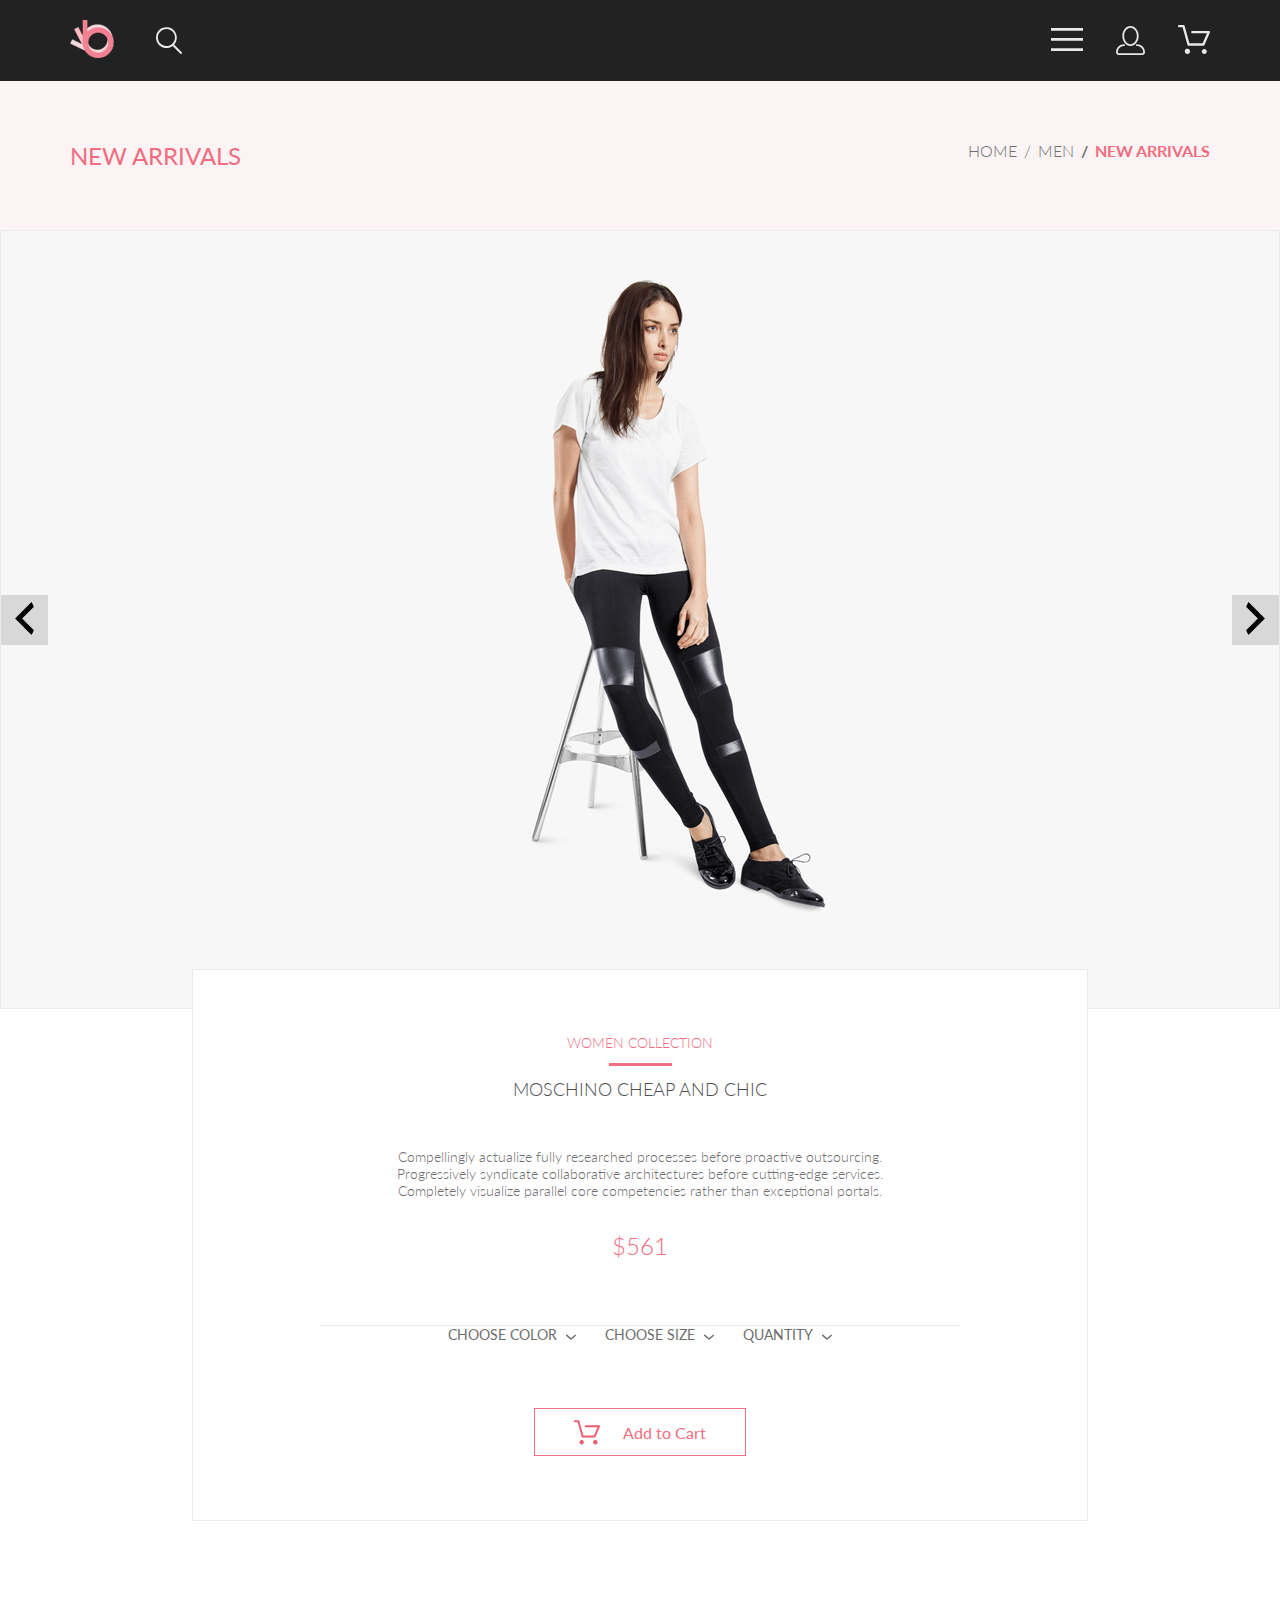
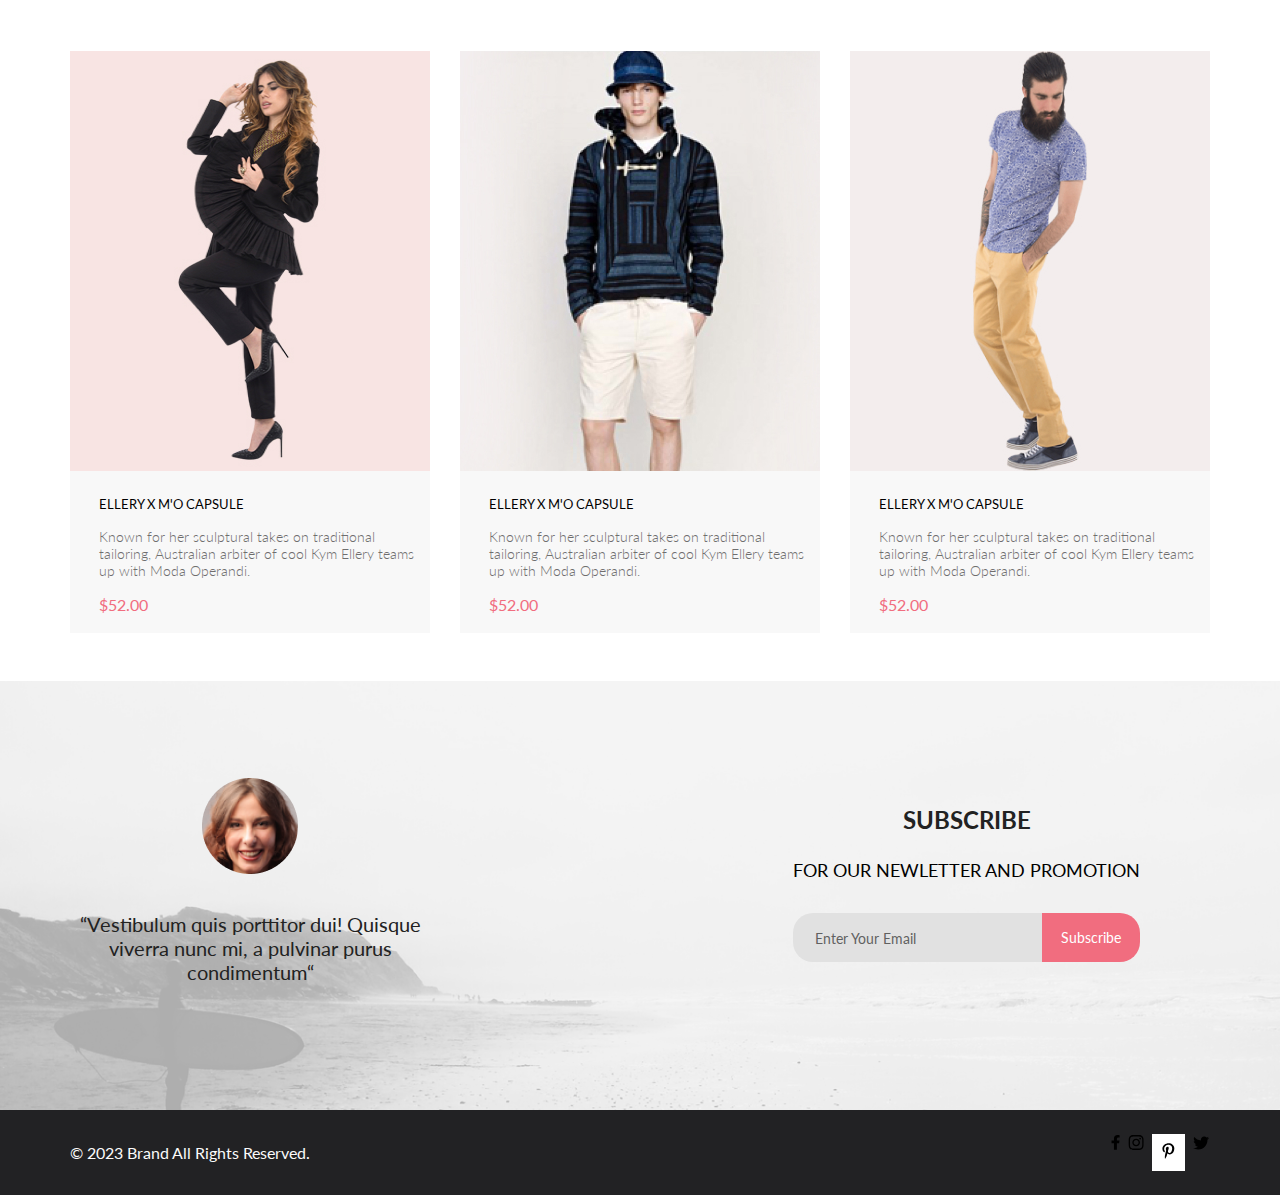
<file: seminar3-4/product.html>
<!DOCTYPE html>
<html lang="en">
  <head>
    <meta charset="UTF-8" />
    <meta http-equiv="X-UA-Compatible" content="IE=edge" />
    <meta name="viewport" content="width=device-width, initial-scale=1.0" />
    <title>Document</title>
    <link rel="preconnect" href="https://fonts.googleapis.com" />
    <link rel="preconnect" href="https://fonts.gstatic.com" crossorigin />
    <link
      href="https://fonts.googleapis.com/css2?family=Lato:wght@300;400;700;900&display=swap"
      rel="stylesheet"
    />
    <link rel="stylesheet" href="css/reset.css" />
    <link rel="stylesheet" href="css/style.css" />
  </head>

  <body>
    <div class="wrapper">
      <header class="header center">
        <div class="header__left">
          <a href="/app" class="header__logo">
            <svg
              width="44"
              height="38"
              viewBox="0 0 44 38"
              fill="none"
              xmlns="http://www.w3.org/2000/svg"
              xmlns:xlink="http://www.w3.org/1999/xlink"
            >
              <rect width="44" height="38" fill="url(#pattern0)" />
              <defs>
                <pattern
                  id="pattern0"
                  patternContentUnits="objectBoundingBox"
                  width="1"
                  height="1"
                >
                  <use
                    xlink:href="#image0_190_1201"
                    transform="scale(0.0227273 0.0263158)"
                  />
                </pattern>
                <image
                  id="image0_190_1201"
                  width="44"
                  height="38"
                  xlink:href="[data-uri]"
                />
              </defs>
            </svg>
          </a>
          <svg
            class="header__search"
            width="27"
            height="28"
            viewBox="0 0 27 28"
            fill="none"
            xmlns="http://www.w3.org/2000/svg"
          >
            <path
              d="M19.0589 17.6249C20.6705 15.8648 21.6275 13.6038 21.769 11.2215C21.9106 8.8392 21.2281 6.48075 19.8362 4.5422C18.4443 2.60365 16.4278 1.20306 14.1252 0.575643C11.8227 -0.0517774 9.37437 0.132183 7.19143 1.09663C5.0085 2.06108 3.22389 3.74727 2.1373 5.87205C1.05071 7.99682 0.728322 10.4308 1.22426 12.7652C1.72021 15.0996 3.00428 17.1922 4.86085 18.6917C6.71741 20.1912 9.0334 21.0063 11.4199 20.9999C13.6723 21.003 15.8638 20.269 17.6599 18.9099L25.4079 26.7169C25.4934 26.806 25.5958 26.8771 25.7091 26.926C25.8225 26.975 25.9444 27.0008 26.0679 27.0019C26.1916 27.0023 26.314 26.9772 26.4276 26.9282C26.5411 26.8792 26.6434 26.8072 26.7279 26.7169C26.9018 26.536 26.999 26.2949 26.999 26.0439C26.999 25.793 26.9018 25.5518 26.7279 25.3709L19.0589 17.6249ZM2.88589 10.4999C2.89873 8.81465 3.41021 7.17089 4.35586 5.77587C5.30151 4.38086 6.63899 3.29703 8.1997 2.66102C9.76042 2.02501 11.4745 1.86529 13.1258 2.202C14.7772 2.53871 16.2919 3.35678 17.479 4.55307C18.6661 5.74935 19.4725 7.27031 19.7965 8.92421C20.1204 10.5781 19.9475 12.2909 19.2995 13.8467C18.6515 15.4024 17.5574 16.7315 16.1551 17.6664C14.7529 18.6013 13.1052 19.1001 11.4199 19.0999C9.14843 19.0891 6.97409 18.1774 5.3741 16.5651C3.77412 14.9527 2.87924 12.7714 2.88589 10.4999Z"
              fill="#E8E8E8"
            />
          </svg>
        </div>
        <div class="header__right">
          <label class="header__btn" for="burger">
            <svg
              width="32"
              height="23"
              viewBox="0 0 32 23"
              fill="none"
              xmlns="http://www.w3.org/2000/svg"
            >
              <path
                d="M0 23V20.31H32V23H0ZM0 12.76V10.07H32V12.76H0ZM0 2.69V0H32V2.69H0Z"
                fill="#E8E8E8"
              />
            </svg>
          </label>
          <input id="burger" type="checkbox" />
          <nav class="menu">
            <h3 class="menu__title-h3">MENU</h3>
            <h4 class="menu__title">MAN</h4>
            <ul class="menu__man">
              <li>
                <a href="#" class="menu__link menu__man-accessories"
                  >Accessories</a
                >
              </li>
              <li>
                <a href="#" class="menu__link menu__man-bags">Bags</a>
              </li>
              <li>
                <a href="#" class="menu__link menu__man-danim">Danim</a>
              </li>
              <li>
                <a href="#" class="menu__link menu__man-t-shirts">T-Shirts</a>
              </li>
            </ul>
            <h4 class="menu__title">WOMAN</h4>
            <ul class="menu__woman">
              <li>
                <a href="#" class="menu__link menu__woman-accessories"
                  >Accessories</a
                >
              </li>
              <li>
                <a href="#" class="menu__link menu__woman-jacets-coats"
                  >Jacets & Coats</a
                >
              </li>
              <li>
                <a href="#" class="menu__link menu__woman-polos">Polos</a>
              </li>
              <li>
                <a href="#" class="menu__link menu__woman-t-shirts">T-Shirts</a>
              </li>
              <li>
                <a href="#" class="menu__link menu__woman-shirts">Shirts</a>
              </li>
            </ul>
            <h4 class="menu__title">KIDS</h4>
            <ul class="menu__kids">
              <li>
                <a href="#" class="menu__link menu__kids-accessories"
                  >Accessories</a
                >
              </li>
              <li>
                <a href="#" class="menu__link menu__kids-jacets-coats"
                  >Jacets & Coats</a
                >
              </li>
              <li>
                <a href="#" class="menu__link menu__kids-polos">Polos</a>
              </li>
              <li>
                <a href="#" class="menu__link menu__kids-t-shirts">T-Shirts</a>
              </li>
              <li>
                <a href="#" class="menu__link menu__kids-shirts">Shirts</a>
              </li>
              <li>
                <a href="#" class="menu__link menu__kids-bags">Bags</a>
              </li>
            </ul>
          </nav>
          <svg
            class="header__forma"
            width="29"
            height="29"
            viewBox="0 0 29 29"
            fill="none"
            xmlns="http://www.w3.org/2000/svg"
          >
            <path
              d="M14.5 19.937C19 19.937 22.656 15.464 22.656 9.968C22.656 4.472 19 0 14.5 0C13.3631 0.0217413 12.2463 0.303398 11.2351 0.823397C10.2239 1.34339 9.34507 2.08794 8.66602 3C7.12663 4.99573 6.30819 7.45381 6.34399 9.974C6.34399 15.465 10 19.937 14.5 19.937ZM14.5 1.813C18 1.813 20.844 5.472 20.844 9.969C20.844 14.466 17.998 18.125 14.5 18.125C11.002 18.125 8.15603 14.465 8.15503 9.969C8.15403 5.473 11 1.813 14.5 1.813ZM20.844 18.125C20.6036 18.125 20.373 18.2205 20.203 18.3905C20.033 18.5605 19.9375 18.7911 19.9375 19.0315C19.9375 19.2719 20.033 19.5025 20.203 19.6725C20.373 19.8425 20.6036 19.938 20.844 19.938C22.526 19.9399 24.1386 20.6088 25.3279 21.7982C26.5172 22.9875 27.1861 24.6 27.188 26.282C27.1875 26.5221 27.0918 26.7523 26.922 26.9221C26.7522 27.0918 26.5221 27.1875 26.282 27.188H2.71997C2.47985 27.1875 2.24975 27.0918 2.07996 26.9221C1.91016 26.7523 1.81449 26.5221 1.81396 26.282C1.81608 24.6001 2.48517 22.9877 3.67444 21.7985C4.86371 20.6092 6.47608 19.9401 8.15796 19.938C8.39824 19.938 8.62868 19.8425 8.79858 19.6726C8.96849 19.5027 9.06396 19.2723 9.06396 19.032C9.06396 18.7917 8.96849 18.5613 8.79858 18.3914C8.62868 18.2215 8.39824 18.126 8.15796 18.126C5.99541 18.1279 3.92201 18.9875 2.39258 20.5164C0.863144 22.0453 0.00264777 24.1185 0 26.281C0.000794067 27.0019 0.287502 27.693 0.797241 28.2027C1.30698 28.7125 1.99811 28.9992 2.71899 29H26.282C27.0027 28.9989 27.6936 28.7121 28.2031 28.2024C28.7126 27.6927 28.9992 27.0017 29 26.281C28.9974 24.1187 28.1372 22.0457 26.6083 20.5168C25.0793 18.9878 23.0063 18.1276 20.844 18.125Z"
              fill="#E8E8E8"
            />
          </svg>
          <a href="#" class="header__basket">
            <svg
              width="32"
              height="29"
              viewBox="0 0 32 29"
              fill="none"
              xmlns="http://www.w3.org/2000/svg"
            >
              <path
                d="M26.1998 29C25.5521 28.9738 24.9404 28.6948 24.4961 28.2227C24.0518 27.7506 23.8103 27.1232 23.8234 26.475C23.8365 25.8269 24.1032 25.2097 24.5662 24.7559C25.0292 24.3022 25.6516 24.048 26.2999 24.048C26.9482 24.048 27.5706 24.3022 28.0336 24.7559C28.4966 25.2097 28.7633 25.8269 28.7764 26.475C28.7895 27.1232 28.5479 27.7506 28.1036 28.2227C27.6593 28.6948 27.0477 28.9738 26.3999 29H26.1998ZM6.75183 26.32C6.75183 25.79 6.90901 25.2718 7.20349 24.8311C7.49797 24.3904 7.91654 24.0469 8.40625 23.844C8.89596 23.6412 9.43484 23.5881 9.95471 23.6915C10.4746 23.7949 10.9521 24.0502 11.3269 24.425C11.7017 24.7998 11.957 25.2773 12.0604 25.7972C12.1638 26.317 12.1107 26.8559 11.9078 27.3456C11.705 27.8353 11.3615 28.2539 10.9208 28.5483C10.4801 28.8428 9.96194 29 9.43188 29C9.07977 29.0003 8.73102 28.9311 8.40564 28.7966C8.08026 28.662 7.7846 28.4646 7.53552 28.2158C7.28645 27.9669 7.08891 27.6713 6.9541 27.3461C6.81929 27.0208 6.74988 26.6721 6.74988 26.32H6.75183ZM10.5519 20.686C10.2924 20.6868 10.0398 20.6024 9.83301 20.4457C9.62617 20.2891 9.47648 20.0689 9.40686 19.819L4.57385 2.36401H1.18091C0.867422 2.36401 0.566761 2.23947 0.345093 2.01781C0.123425 1.79614 -0.00109863 1.49549 -0.00109863 1.18201C-0.00109863 0.868519 0.123425 0.567873 0.345093 0.346205C0.566761 0.124537 0.867422 5.81268e-06 1.18091 5.81268e-06H5.46191C5.7214 -0.00080736 5.97394 0.0837201 6.18066 0.240568C6.38739 0.397416 6.53674 0.617884 6.60583 0.868006L11.4388 18.323H24.6168L28.9999 8.27501H14.3999C14.2417 8.27961 14.0843 8.25242 13.9368 8.19507C13.7893 8.13771 13.6548 8.05134 13.5413 7.94108C13.4277 7.83082 13.3375 7.69891 13.2759 7.55315C13.2143 7.40739 13.1825 7.25075 13.1825 7.0925C13.1825 6.93426 13.2143 6.77762 13.2759 6.63186C13.3375 6.4861 13.4277 6.35419 13.5413 6.24393C13.6548 6.13367 13.7893 6.0473 13.9368 5.98994C14.0843 5.93259 14.2417 5.90541 14.3999 5.91001H30.8129C31.0086 5.90996 31.2011 5.95866 31.3733 6.05172C31.5454 6.14478 31.6917 6.27926 31.7988 6.44301C31.9067 6.60729 31.9723 6.79569 31.9897 6.99145C32.0072 7.18721 31.976 7.38424 31.8989 7.565L26.4939 19.977C26.4015 20.1876 26.2499 20.3668 26.0574 20.4927C25.8649 20.6186 25.6399 20.6858 25.4099 20.686H10.5519Z"
                fill="#E8E8E8"
              />
            </svg>
          </a>
        </div>
      </header>

      <header class="top-head center">
        <div class="top-head__heading">NEW ARRIVALS</div>
        <nav class="breadcrumbs">
          <a href="#" class="breadcrumbs__link"> HOME </a>
          <a href="#" class="breadcrumbs__link"> MEN </a>
          <a href="#" class="breadcrumbs__link breadcrumbs__link_site">
            NEW ARRIVALS
          </a>
        </nav>
      </header>

      <main class="main">
        <section class="slider slider_h">
          <a href="#" class="slider_arrow"
            ><svg
              width="47"
              height="47"
              viewBox="0 0 31 31"
              fill="none"
              xmlns="http://www.w3.org/2000/svg"
            >
              <path
                d="M21.6998 7.7499L13.9498 15.4999L21.6998 23.2499L20.1498 26.3499L9.2998 15.4999L20.1498 4.6499L21.6998 7.7499Z"
                fill="black"
              />
            </svg>
          </a>
          <div class="slider_img">
            <img src="img/product_photo.jpg" alt="product7" />
          </div>
          <a href="#" class="slider_arrow"
            ><svg
              width="47"
              height="47"
              viewBox="0 0 31 31"
              fill="none"
              xmlns="http://www.w3.org/2000/svg"
            >
              <path
                d="M9.2998 23.2499L17.0498 15.4999L9.2998 7.7499L10.8498 4.6499L21.6998 15.4999L10.8498 26.3499L9.2998 23.2499Z"
                fill="black"
              />
            </svg>
          </a>
        </section>

        <section class="information center">
          <div class="information_item">
            <h2 class="title_small">WOMEN COLLECTION</h2>
            <div class="line1"></div>
            <h2 class="title_big">MOSCHINO CHEAP AND CHIC</h2>
            <p class="text">
              Compellingly actualize fully researched processes before proactive
              outsourcing. Progressively syndicate collaborative architectures
              before cutting-edge services. Completely visualize parallel core
              competencies rather than exceptional portals.
            </p>
            <p class="text_price">$561</p>
            <div class="line2"></div>
            <div class="sort">
              <div class="sort_item">
                <h3>CHOOSE COLOR</h3>
                <a href="#">
                  <svg
                    width="11"
                    height="6"
                    viewBox="0 0 11 6"
                    fill="none"
                    xmlns="http://www.w3.org/2000/svg"
                  >
                    <path
                      d="M5.00214 5.64846C4.83521 5.64879 4.67343 5.59016 4.54488 5.48275L0.258102 1.88021C0.112196 1.75791 0.0204417 1.58217 0.00302325 1.39165C-0.0143952 1.20112 0.0439493 1.01143 0.165221 0.864289C0.286493 0.717149 0.460759 0.624619 0.649682 0.607053C0.838605 0.589487 1.02671 0.648325 1.17262 0.770623L5.00214 3.9985L8.83167 0.885905C8.90475 0.826055 8.98884 0.781361 9.0791 0.754391C9.16937 0.727421 9.26403 0.718707 9.35764 0.72875C9.45126 0.738794 9.54198 0.767396 9.6246 0.812913C9.70722 0.85843 9.7801 0.919965 9.83906 0.993981C9.90449 1.06806 9.95405 1.15498 9.98462 1.24927C10.0152 1.34357 10.0261 1.44321 10.0167 1.54197C10.0073 1.64073 9.97784 1.73646 9.93005 1.82318C9.88227 1.9099 9.81724 1.98573 9.73904 2.04592L5.45225 5.52598C5.32002 5.61641 5.16154 5.65954 5.00214 5.64846V5.64846Z"
                      fill="#6F6E6E"
                    />
                  </svg>
                </a>
              </div>
              <div class="sort_item">
                <h3>CHOOSE SIZE</h3>
                <a href="#"
                  ><svg
                    width="11"
                    height="6"
                    viewBox="0 0 11 6"
                    fill="none"
                    xmlns="http://www.w3.org/2000/svg"
                  >
                    <path
                      d="M5.00214 5.64846C4.83521 5.64879 4.67343 5.59016 4.54488 5.48275L0.258102 1.88021C0.112196 1.75791 0.0204417 1.58217 0.00302325 1.39165C-0.0143952 1.20112 0.0439493 1.01143 0.165221 0.864289C0.286493 0.717149 0.460759 0.624619 0.649682 0.607053C0.838605 0.589487 1.02671 0.648325 1.17262 0.770623L5.00214 3.9985L8.83167 0.885905C8.90475 0.826055 8.98884 0.781361 9.0791 0.754391C9.16937 0.727421 9.26403 0.718707 9.35764 0.72875C9.45126 0.738794 9.54198 0.767396 9.6246 0.812913C9.70722 0.85843 9.7801 0.919965 9.83906 0.993981C9.90449 1.06806 9.95405 1.15498 9.98462 1.24927C10.0152 1.34357 10.0261 1.44321 10.0167 1.54197C10.0073 1.64073 9.97784 1.73646 9.93005 1.82318C9.88227 1.9099 9.81724 1.98573 9.73904 2.04592L5.45225 5.52598C5.32002 5.61641 5.16154 5.65954 5.00214 5.64846V5.64846Z"
                      fill="#6F6E6E"
                    />
                  </svg>
                </a>
              </div>
              <div class="sort_item">
                <h3>QUANTITY</h3>
                <a href="#"
                  ><svg
                    width="11"
                    height="6"
                    viewBox="0 0 11 6"
                    fill="none"
                    xmlns="http://www.w3.org/2000/svg"
                  >
                    <path
                      d="M5.00214 5.64846C4.83521 5.64879 4.67343 5.59016 4.54488 5.48275L0.258102 1.88021C0.112196 1.75791 0.0204417 1.58217 0.00302325 1.39165C-0.0143952 1.20112 0.0439493 1.01143 0.165221 0.864289C0.286493 0.717149 0.460759 0.624619 0.649682 0.607053C0.838605 0.589487 1.02671 0.648325 1.17262 0.770623L5.00214 3.9985L8.83167 0.885905C8.90475 0.826055 8.98884 0.781361 9.0791 0.754391C9.16937 0.727421 9.26403 0.718707 9.35764 0.72875C9.45126 0.738794 9.54198 0.767396 9.6246 0.812913C9.70722 0.85843 9.7801 0.919965 9.83906 0.993981C9.90449 1.06806 9.95405 1.15498 9.98462 1.24927C10.0152 1.34357 10.0261 1.44321 10.0167 1.54197C10.0073 1.64073 9.97784 1.73646 9.93005 1.82318C9.88227 1.9099 9.81724 1.98573 9.73904 2.04592L5.45225 5.52598C5.32002 5.61641 5.16154 5.65954 5.00214 5.64846V5.64846Z"
                      fill="#6F6E6E"
                    />
                  </svg>
                </a>
              </div>
            </div>
            <a href="#" class="button_basket">
              <svg
                width="27"
                height="25"
                viewBox="0 0 27 25"
                fill="none"
                xmlns="http://www.w3.org/2000/svg"
              >
                <path
                  d="M5.49847 22.185C5.50635 21.752 5.64091 21.3309 5.88519 20.9748C6.12947 20.6186 6.47261 20.3431 6.87158 20.1828C7.27055 20.0226 7.7076 19.9848 8.12781 20.0741C8.54802 20.1635 8.93269 20.376 9.23358 20.685C9.53447 20.994 9.73817 21.3857 9.81909 21.811C9.90002 22.2363 9.85453 22.6763 9.68842 23.0756C9.52231 23.475 9.24296 23.8161 8.88538 24.0559C8.52779 24.2957 8.10791 24.4237 7.67847 24.4237C7.38956 24.4211 7.10399 24.3611 6.83807 24.2472C6.57216 24.1333 6.3311 23.9676 6.12866 23.7597C5.92623 23.5518 5.76639 23.3057 5.65826 23.0355C5.55013 22.7653 5.49584 22.4763 5.49847 22.185ZM21.3045 24.4237C20.8711 24.4303 20.4453 24.3087 20.0797 24.074C19.7141 23.8393 19.4247 23.5017 19.2471 23.103C19.0696 22.7042 19.0117 22.2618 19.0806 21.8303C19.1496 21.3988 19.3423 20.9971 19.6351 20.6748C19.9278 20.3524 20.3077 20.1236 20.728 20.0165C21.1482 19.9095 21.5903 19.929 21.9997 20.0724C22.4091 20.2159 22.7679 20.4771 23.0317 20.8238C23.2956 21.1706 23.453 21.5877 23.4845 22.0236C23.5269 22.6155 23.3369 23.2004 22.9555 23.6523C22.7706 23.8745 22.5436 24.0574 22.2877 24.1901C22.0319 24.3227 21.7524 24.4025 21.4655 24.4247L21.3045 24.4237ZM8.59351 17.4855C8.38116 17.4851 8.17488 17.414 8.00671 17.2833C7.83855 17.1525 7.71792 16.9694 7.66351 16.7624L3.73651 2.19527H0.978516C0.719001 2.19527 0.470064 2.09128 0.28656 1.90622C0.103056 1.72116 0 1.47018 0 1.20847C0 0.946764 0.103056 0.695782 0.28656 0.510726C0.470064 0.325669 0.719001 0.22168 0.978516 0.22168H4.45752C4.66982 0.222254 4.876 0.293463 5.04413 0.424184C5.21226 0.554905 5.33295 0.737883 5.38751 0.944787L9.31451 15.5119H20.0185L23.5765 7.12665H11.7185C11.459 7.12665 11.2101 7.02266 11.0266 6.83761C10.8431 6.65255 10.74 6.40157 10.74 6.13986C10.74 5.87815 10.8431 5.62717 11.0266 5.44211C11.2101 5.25705 11.459 5.15306 11.7185 5.15306H25.0535C25.2131 5.15352 25.3701 5.19451 25.5099 5.27223C25.6497 5.34995 25.7679 5.46195 25.8535 5.59784C25.9413 5.73569 25.9945 5.89303 26.0084 6.05627C26.0224 6.21951 25.9966 6.38368 25.9335 6.53465L21.5425 16.8935C21.469 17.0684 21.3462 17.2177 21.1895 17.3229C21.0327 17.4281 20.8488 17.4846 20.6605 17.4855H8.59351Z"
                  fill="#EF5B70"
                />
              </svg>

              <h4>Add to Cart</h4>
            </a>
          </div>
        </section>

        <div class="product-box center">
          <div class="product-items">
            <div class="product__item item">
              <div class="product__wrapper">
                <div class="product__inner">
                  <img class="product__img" src="img/02.jpg" alt="item img" />
                  <div class="product__basket">
                    <svg
                      class="product__basket-svg"
                      width="27"
                      height="25"
                      viewBox="0 0 27 25"
                      fill="none"
                      xmlns="http://www.w3.org/2000/svg"
                    >
                      <path
                        d="M21.8765 22.2662C21.9215 22.2549 21.9428 22.2339 21.9605 22.2129C21.9683 22.2037 21.9761 22.1946 21.9839 22.1855C22.0204 22.1438 22.0237 22.0553 22.0229 22.0105C22.0097 21.9044 21.9189 21.8315 21.8417 21.8315C21.838 21.8315 21.8341 21.8317 21.8317 21.8318C21.7536 21.8372 21.6658 21.9409 21.6724 22.0625C21.6818 22.1793 21.7679 22.2662 21.8397 22.2662H21.8765ZM8.22003 22.2599C8.31921 22.2599 8.39984 22.1655 8.39984 22.0496C8.39984 21.9341 8.31921 21.8401 8.22003 21.8401C8.12091 21.8401 8.04022 21.9341 8.04022 22.0496C8.04022 22.1655 8.12091 22.2599 8.22003 22.2599ZM21.9999 24.2662C21.9522 24.2662 21.8883 24.2662 21.8397 24.2662C20.7021 24.2662 19.7571 23.3545 19.677 22.198C19.5969 20.9929 20.4942 19.9183 21.6957 19.8364C21.7446 19.8331 21.7933 19.8315 21.8417 19.8315C22.9804 19.8315 23.9418 20.7324 24.0195 21.8884C24.051 22.4915 23.8746 23.0612 23.4903 23.5012C23.106 23.9575 22.5768 24.2177 21.9999 24.2662ZM8.22003 24.2599C7.01581 24.2599 6.04022 23.2709 6.04022 22.0496C6.04022 20.8291 7.01581 19.8401 8.22003 19.8401C9.42419 19.8401 10.3998 20.8291 10.3998 22.0496C10.3998 23.2709 9.42419 24.2599 8.22003 24.2599ZM21.1989 17.3938H9.13354C8.70062 17.3938 8.31635 17.1005 8.2038 16.6775L4.27802 2.24768H1.52222C0.993896 2.24768 0.561035 1.80859 0.561035 1.27039C0.561035 0.733032 0.993896 0.292969 1.52222 0.292969H4.99982C5.43182 0.292969 5.8161 0.586304 5.92859 1.01025L9.85443 15.4391H20.5581L24.1149 7.13379H12.2583C11.7291 7.13379 11.2962 6.69373 11.2962 6.15649C11.2962 5.61914 11.7291 5.17908 12.2583 5.17908H25.5891C25.9095 5.17908 26.2146 5.34192 26.3901 5.61914C26.5665 5.89539 26.5989 6.23743 26.4702 6.547L22.08 16.807C21.9198 17.1653 21.5832 17.3938 21.1989 17.3938Z"
                        fill="white"
                      />
                    </svg>
                    <h6 class="product__basket-title">Add to Cart</h6>
                  </div>
                </div>
              </div>
              <div class="product__content">
                <h6 class="product__content-title">ELLERY X M'O CAPSULE</h6>
                <p class="product__content-text">
                  Known for her sculptural takes on traditional tailoring,
                  Australian arbiter of cool Kym Ellery teams up with Moda
                  Operandi.
                </p>
                <p class="product__content-price">$52.00</p>
              </div>
            </div>
            <div class="product__item item">
              <div class="product__wrapper">
                <div class="product__inner">
                  <img
                    class="product__item-img"
                    src="img/03.jpg"
                    alt="item img"
                  />
                  <div class="product__basket">
                    <svg
                      class="product__basket-svg"
                      width="27"
                      height="25"
                      viewBox="0 0 27 25"
                      fill="none"
                      xmlns="http://www.w3.org/2000/svg"
                    >
                      <path
                        d="M21.8765 22.2662C21.9215 22.2549 21.9428 22.2339 21.9605 22.2129C21.9683 22.2037 21.9761 22.1946 21.9839 22.1855C22.0204 22.1438 22.0237 22.0553 22.0229 22.0105C22.0097 21.9044 21.9189 21.8315 21.8417 21.8315C21.838 21.8315 21.8341 21.8317 21.8317 21.8318C21.7536 21.8372 21.6658 21.9409 21.6724 22.0625C21.6818 22.1793 21.7679 22.2662 21.8397 22.2662H21.8765ZM8.22003 22.2599C8.31921 22.2599 8.39984 22.1655 8.39984 22.0496C8.39984 21.9341 8.31921 21.8401 8.22003 21.8401C8.12091 21.8401 8.04022 21.9341 8.04022 22.0496C8.04022 22.1655 8.12091 22.2599 8.22003 22.2599ZM21.9999 24.2662C21.9522 24.2662 21.8883 24.2662 21.8397 24.2662C20.7021 24.2662 19.7571 23.3545 19.677 22.198C19.5969 20.9929 20.4942 19.9183 21.6957 19.8364C21.7446 19.8331 21.7933 19.8315 21.8417 19.8315C22.9804 19.8315 23.9418 20.7324 24.0195 21.8884C24.051 22.4915 23.8746 23.0612 23.4903 23.5012C23.106 23.9575 22.5768 24.2177 21.9999 24.2662ZM8.22003 24.2599C7.01581 24.2599 6.04022 23.2709 6.04022 22.0496C6.04022 20.8291 7.01581 19.8401 8.22003 19.8401C9.42419 19.8401 10.3998 20.8291 10.3998 22.0496C10.3998 23.2709 9.42419 24.2599 8.22003 24.2599ZM21.1989 17.3938H9.13354C8.70062 17.3938 8.31635 17.1005 8.2038 16.6775L4.27802 2.24768H1.52222C0.993896 2.24768 0.561035 1.80859 0.561035 1.27039C0.561035 0.733032 0.993896 0.292969 1.52222 0.292969H4.99982C5.43182 0.292969 5.8161 0.586304 5.92859 1.01025L9.85443 15.4391H20.5581L24.1149 7.13379H12.2583C11.7291 7.13379 11.2962 6.69373 11.2962 6.15649C11.2962 5.61914 11.7291 5.17908 12.2583 5.17908H25.5891C25.9095 5.17908 26.2146 5.34192 26.3901 5.61914C26.5665 5.89539 26.5989 6.23743 26.4702 6.547L22.08 16.807C21.9198 17.1653 21.5832 17.3938 21.1989 17.3938Z"
                        fill="white"
                      />
                    </svg>
                    <h6 class="product__basket-title">Add to Cart</h6>
                  </div>
                </div>
              </div>
              <div class="product__content">
                <h6 class="product__content-title">ELLERY X M'O CAPSULE</h6>
                <p class="product__content-text">
                  Known for her sculptural takes on traditional tailoring,
                  Australian arbiter of cool Kym Ellery teams up with Moda
                  Operandi.
                </p>
                <p class="product__content-price">$52.00</p>
              </div>
            </div>
            <div class="product__item item">
              <div class="product__wrapper">
                <div class="product__inner">
                  <img
                    class="product__item-img"
                    src="img/04.jpg"
                    alt="item img"
                  />
                  <div class="product__basket">
                    <svg
                      class="product__basket-svg"
                      width="27"
                      height="25"
                      viewBox="0 0 27 25"
                      fill="none"
                      xmlns="http://www.w3.org/2000/svg"
                    >
                      <path
                        d="M21.8765 22.2662C21.9215 22.2549 21.9428 22.2339 21.9605 22.2129C21.9683 22.2037 21.9761 22.1946 21.9839 22.1855C22.0204 22.1438 22.0237 22.0553 22.0229 22.0105C22.0097 21.9044 21.9189 21.8315 21.8417 21.8315C21.838 21.8315 21.8341 21.8317 21.8317 21.8318C21.7536 21.8372 21.6658 21.9409 21.6724 22.0625C21.6818 22.1793 21.7679 22.2662 21.8397 22.2662H21.8765ZM8.22003 22.2599C8.31921 22.2599 8.39984 22.1655 8.39984 22.0496C8.39984 21.9341 8.31921 21.8401 8.22003 21.8401C8.12091 21.8401 8.04022 21.9341 8.04022 22.0496C8.04022 22.1655 8.12091 22.2599 8.22003 22.2599ZM21.9999 24.2662C21.9522 24.2662 21.8883 24.2662 21.8397 24.2662C20.7021 24.2662 19.7571 23.3545 19.677 22.198C19.5969 20.9929 20.4942 19.9183 21.6957 19.8364C21.7446 19.8331 21.7933 19.8315 21.8417 19.8315C22.9804 19.8315 23.9418 20.7324 24.0195 21.8884C24.051 22.4915 23.8746 23.0612 23.4903 23.5012C23.106 23.9575 22.5768 24.2177 21.9999 24.2662ZM8.22003 24.2599C7.01581 24.2599 6.04022 23.2709 6.04022 22.0496C6.04022 20.8291 7.01581 19.8401 8.22003 19.8401C9.42419 19.8401 10.3998 20.8291 10.3998 22.0496C10.3998 23.2709 9.42419 24.2599 8.22003 24.2599ZM21.1989 17.3938H9.13354C8.70062 17.3938 8.31635 17.1005 8.2038 16.6775L4.27802 2.24768H1.52222C0.993896 2.24768 0.561035 1.80859 0.561035 1.27039C0.561035 0.733032 0.993896 0.292969 1.52222 0.292969H4.99982C5.43182 0.292969 5.8161 0.586304 5.92859 1.01025L9.85443 15.4391H20.5581L24.1149 7.13379H12.2583C11.7291 7.13379 11.2962 6.69373 11.2962 6.15649C11.2962 5.61914 11.7291 5.17908 12.2583 5.17908H25.5891C25.9095 5.17908 26.2146 5.34192 26.3901 5.61914C26.5665 5.89539 26.5989 6.23743 26.4702 6.547L22.08 16.807C21.9198 17.1653 21.5832 17.3938 21.1989 17.3938Z"
                        fill="white"
                      />
                    </svg>
                    <h6 class="product__basket-title">Add to Cart</h6>
                  </div>
                </div>
              </div>
              <div class="product__content">
                <h6 class="product__content-title">ELLERY X M'O CAPSULE</h6>
                <p class="product__content-text">
                  Known for her sculptural takes on traditional tailoring,
                  Australian arbiter of cool Kym Ellery teams up with Moda
                  Operandi.
                </p>
                <p class="product__content-price">$52.00</p>
              </div>
            </div>
          </div>
        </div>
      </main>

      <footer class="subscribe center">
        <figure class="subscribe__info">
          <div class="subscribe__info-img">
            <img src="img/footerphoto.png" alt="avatar" />
          </div>
          <figcaption class="subscribe__info-text">
            “Vestibulum quis porttitor dui! Quisque viverra nunc mi, a pulvinar
            purus condimentum“
          </figcaption>
        </figure>
        <div class="subscribe__promotion">
          <h3 class="subscribe__promotion-title">SUBSCRIBE</h3>
          <br />
          <p class="subscribe__promotion-text">
            FOR OUR NEWLETTER AND PROMOTION
          </p>
          <form class="subscribe__form" action="#">
            <input
              class="subscribe__form-email"
              type="text"
              placeholder="Enter Your Email"
            />
            <button class="subscribe__form-btn" type="submit">Subscribe</button>
          </form>
        </div>
      </footer>

      <footer class="footer center">
        <a href="#" class="footer__link">© 2023 Brand All Rights Reserved.</a>
        <div class="footer__social">
          <div class="social__wrapper">
            <a
              href="https://www.feacebook.com"
              class="footer__social-link footer__feacebook"
            >
              <svg
                width="9"
                height="15"
                viewBox="0 0 9 15"
                fill="none"
                xmlns="http://www.w3.org/2000/svg"
              >
                <path
                  d="M8.08827 8.28L8.50677 5.61602H5.89013V3.88729C5.89013 3.15847 6.25565 2.44806 7.42756 2.44806H8.61713V0.179975C8.61713 0.179975 7.53763 0 6.50551 0C4.35064 0 2.94211 1.27593 2.94211 3.5857V5.61602H0.546783V8.28H2.94211V14.72H5.89013V8.28H8.08827Z"
                  fill="black"
                />
              </svg>
            </a>
          </div>
          <div class="social__wrapper">
            <a
              href="https://www.instagram.com/"
              class="footer__social-link footer__instagram"
            >
              <svg
                width="16"
                height="15"
                viewBox="0 0 16 15"
                fill="none"
                xmlns="http://www.w3.org/2000/svg"
              >
                <path
                  d="M8.13677 3.68162C6.02163 3.68162 4.31555 5.38494 4.31555 7.49666C4.31555 9.60838 6.02163 11.3117 8.13677 11.3117C10.2519 11.3117 11.958 9.60838 11.958 7.49666C11.958 5.38494 10.2519 3.68162 8.13677 3.68162ZM8.13677 9.97693C6.76991 9.97693 5.65248 8.86463 5.65248 7.49666C5.65248 6.12869 6.76658 5.01639 8.13677 5.01639C9.50695 5.01639 10.6211 6.12869 10.6211 7.49666C10.6211 8.86463 9.50363 9.97693 8.13677 9.97693ZM13.0056 3.52557C13.0056 4.02029 12.6065 4.41541 12.1143 4.41541C11.6188 4.41541 11.223 4.01697 11.223 3.52557C11.223 3.03416 11.6221 2.63572 12.1143 2.63572C12.6065 2.63572 13.0056 3.03416 13.0056 3.52557ZM15.5364 4.42869C15.4799 3.2367 15.2072 2.18084 14.3325 1.31092C13.4612 0.440997 12.4036 0.168732 11.2097 0.108966C9.9792 0.0392395 6.29101 0.0392395 5.0605 0.108966C3.8699 0.165411 2.81233 0.437677 1.93768 1.3076C1.06302 2.17752 0.793639 3.23338 0.733776 4.42537C0.663937 5.65389 0.663937 9.33611 0.733776 10.5646C0.790313 11.7566 1.06302 12.8125 1.93768 13.6824C2.81233 14.5523 3.86658 14.8246 5.0605 14.8844C6.29101 14.9541 9.9792 14.9541 11.2097 14.8844C12.4036 14.8279 13.4612 14.5556 14.3325 13.6824C15.2039 12.8125 15.4766 11.7566 15.5364 10.5646C15.6063 9.33611 15.6063 5.65721 15.5364 4.42869ZM13.9468 11.8828C13.6874 12.5336 13.1852 13.0349 12.53 13.2972C11.5489 13.6857 9.22094 13.5961 8.13677 13.5961C7.05259 13.5961 4.72128 13.6824 3.74353 13.2972C3.09169 13.0383 2.58951 12.5369 2.32678 11.8828C1.93768 10.9033 2.02747 8.57908 2.02747 7.49666C2.02747 6.41424 1.941 4.0867 2.32678 3.11053C2.58619 2.45975 3.08837 1.95838 3.74353 1.69608C4.72461 1.3076 7.05259 1.39725 8.13677 1.39725C9.22094 1.39725 11.5523 1.31092 12.53 1.69608C13.1818 1.95506 13.684 2.45643 13.9468 3.11053C14.3359 4.09002 14.2461 6.41424 14.2461 7.49666C14.2461 8.57908 14.3359 10.9066 13.9468 11.8828Z"
                  fill="black"
                />
              </svg>
            </a>
          </div>
          <div class="social__wrapper">
            <a
              href="https://ru.pinterest.com/"
              class="footer__social-link footer__pinterest"
            >
              <svg
                width="13"
                height="16"
                viewBox="0 0 13 16"
                fill="none"
                xmlns="http://www.w3.org/2000/svg"
              >
                <path
                  d="M6.7402 0.203125C3.55552 0.203125 0.408081 2.34063 0.408081 5.8C0.408081 8 1.63726 9.25 2.38221 9.25C2.68951 9.25 2.86643 8.3875 2.86643 8.14375C2.86643 7.85313 2.13079 7.23438 2.13079 6.025C2.13079 3.5125 4.03043 1.73125 6.48878 1.73125C8.60259 1.73125 10.167 2.94062 10.167 5.1625C10.167 6.82187 9.50585 9.93437 7.3641 9.93437C6.59121 9.93437 5.93006 9.37187 5.93006 8.56563C5.93006 7.38438 6.74951 6.24062 6.74951 5.02187C6.74951 2.95312 3.83487 3.32812 3.83487 5.82812C3.83487 6.35313 3.90006 6.93437 4.13286 7.4125C3.70451 9.26875 2.82919 12.0344 2.82919 13.9469C2.82919 14.5375 2.91299 15.1188 2.96886 15.7094C3.0744 15.8281 3.02163 15.8156 3.18304 15.7563C4.74744 13.6 4.69157 13.1781 5.39928 10.3562C5.78107 11.0875 6.76814 11.4812 7.55034 11.4812C10.8468 11.4812 12.3274 8.24688 12.3274 5.33125C12.3274 2.22813 9.66415 0.203125 6.7402 0.203125Z"
                  fill="black"
                />
              </svg>
            </a>
          </div>
          <div class="social__wrapper">
            <a
              href="https://twitter.com/"
              class="footer__social-link footer__twitter"
            >
              <svg
                width="17"
                height="14"
                viewBox="0 0 17 14"
                fill="none"
                xmlns="http://www.w3.org/2000/svg"
              >
                <path
                  d="M14.4181 3.74107C14.4281 3.88319 14.4281 4.02535 14.4281 4.16747C14.4281 8.50247 11.1509 13.4974 5.16096 13.4974C3.31558 13.4974 1.60132 12.9593 0.159302 12.0253C0.421495 12.0558 0.673569 12.0659 0.94585 12.0659C2.46851 12.0659 3.8702 11.5482 4.98953 10.6649C3.5576 10.6345 2.3576 9.69032 1.94415 8.39081C2.14585 8.42125 2.34751 8.44156 2.5593 8.44156C2.85172 8.44156 3.14418 8.40094 3.41643 8.32991C1.92401 8.02531 0.80465 6.70553 0.80465 5.11163V5.07103C1.23825 5.31469 1.74249 5.46697 2.2769 5.48725C1.39959 4.89841 0.824826 3.89335 0.824826 2.75628C0.824826 2.14716 0.98614 1.58878 1.26851 1.10147C2.87187 3.09131 5.28195 4.39078 7.98443 4.53294C7.93403 4.28928 7.90376 4.0355 7.90376 3.78169C7.90376 1.97457 9.35586 0.502502 11.1609 0.502502C12.0987 0.502502 12.9457 0.89844 13.5407 1.53803C14.2768 1.39591 14.9827 1.12178 15.6079 0.746159C15.3659 1.5076 14.8516 2.14719 14.176 2.55325C14.8315 2.48222 15.4668 2.29944 16.0516 2.04566C15.608 2.69538 15.0533 3.27403 14.4181 3.74107Z"
                  fill="black"
                />
              </svg>
            </a>
          </div>
        </div>
      </footer>
    </div>
  </body>
</html>
</file>
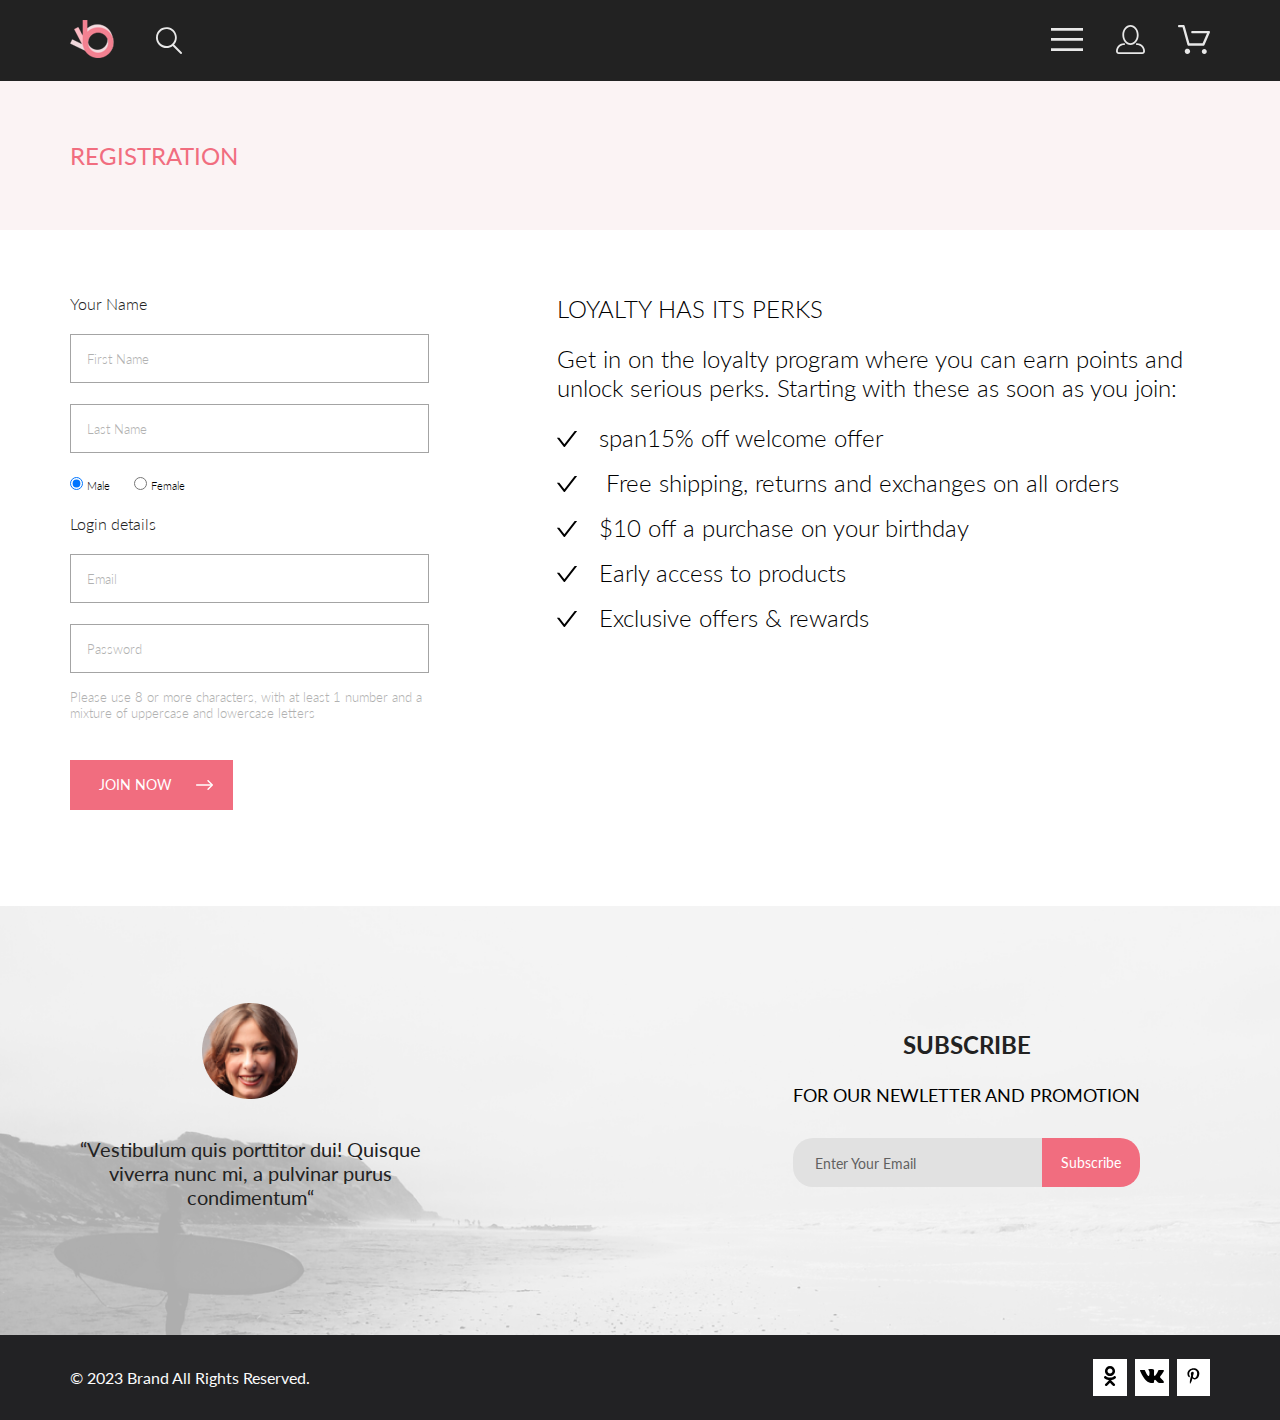
<file: seminar3-4/registration.html>
<!DOCTYPE html>
<html lang="en">
  <head>
    <meta charset="UTF-8" />
    <meta http-equiv="X-UA-Compatible" content="IE=edge" />
    <meta name="viewport" content="width=device-width, initial-scale=1.0" />
    <title>Document</title>
    <link rel="preconnect" href="https://fonts.googleapis.com" />
    <link rel="preconnect" href="https://fonts.gstatic.com" crossorigin />
    <link
      href="https://fonts.googleapis.com/css2?family=Lato:wght@300;400;700;900&display=swap"
      rel="stylesheet"
    />
    <link rel="stylesheet" href="css/reset.css" />
    <link rel="stylesheet" href="css/style.css" />
  </head>

  <body>
    <div class="wrapper">
      <header class="header center">
        <div class="header__left">
          <a href="/index.html" class="header__logo">
            <svg
              width="44"
              height="38"
              viewBox="0 0 44 38"
              fill="none"
              xmlns="http://www.w3.org/2000/svg"
              xmlns:xlink="http://www.w3.org/1999/xlink"
            >
              <rect width="44" height="38" fill="url(#pattern0)" />
              <defs>
                <pattern
                  id="pattern0"
                  patternContentUnits="objectBoundingBox"
                  width="1"
                  height="1"
                >
                  <use
                    xlink:href="#image0_190_1201"
                    transform="scale(0.0227273 0.0263158)"
                  />
                </pattern>
                <image
                  id="image0_190_1201"
                  width="44"
                  height="38"
                  xlink:href="[data-uri]"
                />
              </defs>
            </svg>
          </a>
          <svg
            class="header__search"
            width="27"
            height="28"
            viewBox="0 0 27 28"
            fill="none"
            xmlns="http://www.w3.org/2000/svg"
          >
            <path
              d="M19.0589 17.6249C20.6705 15.8648 21.6275 13.6038 21.769 11.2215C21.9106 8.8392 21.2281 6.48075 19.8362 4.5422C18.4443 2.60365 16.4278 1.20306 14.1252 0.575643C11.8227 -0.0517774 9.37437 0.132183 7.19143 1.09663C5.0085 2.06108 3.22389 3.74727 2.1373 5.87205C1.05071 7.99682 0.728322 10.4308 1.22426 12.7652C1.72021 15.0996 3.00428 17.1922 4.86085 18.6917C6.71741 20.1912 9.0334 21.0063 11.4199 20.9999C13.6723 21.003 15.8638 20.269 17.6599 18.9099L25.4079 26.7169C25.4934 26.806 25.5958 26.8771 25.7091 26.926C25.8225 26.975 25.9444 27.0008 26.0679 27.0019C26.1916 27.0023 26.314 26.9772 26.4276 26.9282C26.5411 26.8792 26.6434 26.8072 26.7279 26.7169C26.9018 26.536 26.999 26.2949 26.999 26.0439C26.999 25.793 26.9018 25.5518 26.7279 25.3709L19.0589 17.6249ZM2.88589 10.4999C2.89873 8.81465 3.41021 7.17089 4.35586 5.77587C5.30151 4.38086 6.63899 3.29703 8.1997 2.66102C9.76042 2.02501 11.4745 1.86529 13.1258 2.202C14.7772 2.53871 16.2919 3.35678 17.479 4.55307C18.6661 5.74935 19.4725 7.27031 19.7965 8.92421C20.1204 10.5781 19.9475 12.2909 19.2995 13.8467C18.6515 15.4024 17.5574 16.7315 16.1551 17.6664C14.7529 18.6013 13.1052 19.1001 11.4199 19.0999C9.14843 19.0891 6.97409 18.1774 5.3741 16.5651C3.77412 14.9527 2.87924 12.7714 2.88589 10.4999Z"
              fill="#E8E8E8"
            />
          </svg>
        </div>
        <div class="header__right">
          <label class="header__btn" for="burger">
            <svg
              width="32"
              height="23"
              viewBox="0 0 32 23"
              fill="none"
              xmlns="http://www.w3.org/2000/svg"
            >
              <path
                d="M0 23V20.31H32V23H0ZM0 12.76V10.07H32V12.76H0ZM0 2.69V0H32V2.69H0Z"
                fill="#E8E8E8"
              />
            </svg>
          </label>
          <input id="burger" type="checkbox" />
          <nav class="menu">
            <h3 class="menu__title-h3">MENU</h3>
            <h4 class="menu__title">MAN</h4>
            <ul class="menu__man">
              <li>
                <a href="catalog.html" class="menu__link menu__man-accessories"
                  >Accessories</a
                >
              </li>
              <li>
                <a href="catalog.html" class="menu__link menu__man-bags"
                  >Bags</a
                >
              </li>
              <li>
                <a href="catalog.html" class="menu__link menu__man-danim"
                  >Danim</a
                >
              </li>
              <li>
                <a href="catalog.html" class="menu__link menu__man-t-shirts"
                  >T-Shirts</a
                >
              </li>
            </ul>
            <h4 class="menu__title">WOMAN</h4>
            <ul class="menu__woman">
              <li>
                <a
                  href="catalog.html"
                  class="menu__link menu__woman-accessories"
                  >Accessories</a
                >
              </li>
              <li>
                <a
                  href="catalog.html"
                  class="menu__link menu__woman-jacets-coats"
                  >Jacets & Coats</a
                >
              </li>
              <li>
                <a href="catalog.html" class="menu__link menu__woman-polos"
                  >Polos</a
                >
              </li>
              <li>
                <a href="catalog.html" class="menu__link menu__woman-t-shirts"
                  >T-Shirts</a
                >
              </li>
              <li>
                <a href="catalog.html" class="menu__link menu__woman-shirts"
                  >Shirts</a
                >
              </li>
            </ul>
            <h4 class="menu__title">KIDS</h4>
            <ul class="menu__kids">
              <li>
                <a href="catalog.html" class="menu__link menu__kids-accessories"
                  >Accessories</a
                >
              </li>
              <li>
                <a
                  href="catalog.html"
                  class="menu__link menu__kids-jacets-coats"
                  >Jacets & Coats</a
                >
              </li>
              <li>
                <a href="catalog.html" class="menu__link menu__kids-polos"
                  >Polos</a
                >
              </li>
              <li>
                <a href="catalog.html" class="menu__link menu__kids-t-shirts"
                  >T-Shirts</a
                >
              </li>
              <li>
                <a href="catalog.html" class="menu__link menu__kids-shirts"
                  >Shirts</a
                >
              </li>
              <li>
                <a href="catalog.html" class="menu__link menu__kids-bags"
                  >Bags</a
                >
              </li>
            </ul>
          </nav>
          <a href="registration.html" class="">
            <svg
              class="header__forma"
              width="29"
              height="29"
              viewBox="0 0 29 29"
              fill="none"
              xmlns="http://www.w3.org/2000/svg"
            >
              <path
                d="M14.5 19.937C19 19.937 22.656 15.464 22.656 9.968C22.656 4.472 19 0 14.5 0C13.3631 0.0217413 12.2463 0.303398 11.2351 0.823397C10.2239 1.34339 9.34507 2.08794 8.66602 3C7.12663 4.99573 6.30819 7.45381 6.34399 9.974C6.34399 15.465 10 19.937 14.5 19.937ZM14.5 1.813C18 1.813 20.844 5.472 20.844 9.969C20.844 14.466 17.998 18.125 14.5 18.125C11.002 18.125 8.15603 14.465 8.15503 9.969C8.15403 5.473 11 1.813 14.5 1.813ZM20.844 18.125C20.6036 18.125 20.373 18.2205 20.203 18.3905C20.033 18.5605 19.9375 18.7911 19.9375 19.0315C19.9375 19.2719 20.033 19.5025 20.203 19.6725C20.373 19.8425 20.6036 19.938 20.844 19.938C22.526 19.9399 24.1386 20.6088 25.3279 21.7982C26.5172 22.9875 27.1861 24.6 27.188 26.282C27.1875 26.5221 27.0918 26.7523 26.922 26.9221C26.7522 27.0918 26.5221 27.1875 26.282 27.188H2.71997C2.47985 27.1875 2.24975 27.0918 2.07996 26.9221C1.91016 26.7523 1.81449 26.5221 1.81396 26.282C1.81608 24.6001 2.48517 22.9877 3.67444 21.7985C4.86371 20.6092 6.47608 19.9401 8.15796 19.938C8.39824 19.938 8.62868 19.8425 8.79858 19.6726C8.96849 19.5027 9.06396 19.2723 9.06396 19.032C9.06396 18.7917 8.96849 18.5613 8.79858 18.3914C8.62868 18.2215 8.39824 18.126 8.15796 18.126C5.99541 18.1279 3.92201 18.9875 2.39258 20.5164C0.863144 22.0453 0.00264777 24.1185 0 26.281C0.000794067 27.0019 0.287502 27.693 0.797241 28.2027C1.30698 28.7125 1.99811 28.9992 2.71899 29H26.282C27.0027 28.9989 27.6936 28.7121 28.2031 28.2024C28.7126 27.6927 28.9992 27.0017 29 26.281C28.9974 24.1187 28.1372 22.0457 26.6083 20.5168C25.0793 18.9878 23.0063 18.1276 20.844 18.125Z"
                fill="#E8E8E8"
              />
            </svg>
          </a>
          <a href="cart.html" class="header__basket">
            <svg
              width="32"
              height="29"
              viewBox="0 0 32 29"
              fill="none"
              xmlns="http://www.w3.org/2000/svg"
            >
              <path
                d="M26.1998 29C25.5521 28.9738 24.9404 28.6948 24.4961 28.2227C24.0518 27.7506 23.8103 27.1232 23.8234 26.475C23.8365 25.8269 24.1032 25.2097 24.5662 24.7559C25.0292 24.3022 25.6516 24.048 26.2999 24.048C26.9482 24.048 27.5706 24.3022 28.0336 24.7559C28.4966 25.2097 28.7633 25.8269 28.7764 26.475C28.7895 27.1232 28.5479 27.7506 28.1036 28.2227C27.6593 28.6948 27.0477 28.9738 26.3999 29H26.1998ZM6.75183 26.32C6.75183 25.79 6.90901 25.2718 7.20349 24.8311C7.49797 24.3904 7.91654 24.0469 8.40625 23.844C8.89596 23.6412 9.43484 23.5881 9.95471 23.6915C10.4746 23.7949 10.9521 24.0502 11.3269 24.425C11.7017 24.7998 11.957 25.2773 12.0604 25.7972C12.1638 26.317 12.1107 26.8559 11.9078 27.3456C11.705 27.8353 11.3615 28.2539 10.9208 28.5483C10.4801 28.8428 9.96194 29 9.43188 29C9.07977 29.0003 8.73102 28.9311 8.40564 28.7966C8.08026 28.662 7.7846 28.4646 7.53552 28.2158C7.28645 27.9669 7.08891 27.6713 6.9541 27.3461C6.81929 27.0208 6.74988 26.6721 6.74988 26.32H6.75183ZM10.5519 20.686C10.2924 20.6868 10.0398 20.6024 9.83301 20.4457C9.62617 20.2891 9.47648 20.0689 9.40686 19.819L4.57385 2.36401H1.18091C0.867422 2.36401 0.566761 2.23947 0.345093 2.01781C0.123425 1.79614 -0.00109863 1.49549 -0.00109863 1.18201C-0.00109863 0.868519 0.123425 0.567873 0.345093 0.346205C0.566761 0.124537 0.867422 5.81268e-06 1.18091 5.81268e-06H5.46191C5.7214 -0.00080736 5.97394 0.0837201 6.18066 0.240568C6.38739 0.397416 6.53674 0.617884 6.60583 0.868006L11.4388 18.323H24.6168L28.9999 8.27501H14.3999C14.2417 8.27961 14.0843 8.25242 13.9368 8.19507C13.7893 8.13771 13.6548 8.05134 13.5413 7.94108C13.4277 7.83082 13.3375 7.69891 13.2759 7.55315C13.2143 7.40739 13.1825 7.25075 13.1825 7.0925C13.1825 6.93426 13.2143 6.77762 13.2759 6.63186C13.3375 6.4861 13.4277 6.35419 13.5413 6.24393C13.6548 6.13367 13.7893 6.0473 13.9368 5.98994C14.0843 5.93259 14.2417 5.90541 14.3999 5.91001H30.8129C31.0086 5.90996 31.2011 5.95866 31.3733 6.05172C31.5454 6.14478 31.6917 6.27926 31.7988 6.44301C31.9067 6.60729 31.9723 6.79569 31.9897 6.99145C32.0072 7.18721 31.976 7.38424 31.8989 7.565L26.4939 19.977C26.4015 20.1876 26.2499 20.3668 26.0574 20.4927C25.8649 20.6186 25.6399 20.6858 25.4099 20.686H10.5519Z"
                fill="#E8E8E8"
              />
            </svg>
          </a>
        </div>
      </header>

      <header class="top-head center">
        <div class="top-head__heading">REGISTRATION</div>
      </header>

      <main class="registration-box center">
        <form action="" class="registration__form">
          <label for="registration__name" class="registration__label">
            Your Name
          </label>
          <input
            id="registration__name"
            class="registration__input"
            type="text"
            placeholder="First Name"
          />
          <input
            class="registration__input"
            type="text"
            placeholder="Last Name"
          />

          <div class="registration__checkboks check__gender">
            <input type="radio" name="gender" id="men" checked />
            <label class="registration__check_label" for="men">Male</label>
            <input type="radio" name="gender" id="women" />
            <label class="registration__check_label" for="women">Female</label>
          </div>

          <label for="" class="registration__label"> Login details </label>
          <input class="registration__input" type="email" placeholder="Email" />
          <input
            class="registration__input"
            type="password"
            placeholder="Password"
          />
          <p class="registration__text">
            Please use 8 or more characters, with at least 1 number and a
            mixture of uppercase and lowercase letters
          </p>
          <button class="registration__btn" type="submit">
            JOIN NOW
            <svg
              width="17"
              height="10"
              viewBox="0 0 17 10"
              fill="none"
              xmlns="http://www.w3.org/2000/svg"
            >
              <path
                fill-rule="evenodd"
                clip-rule="evenodd"
                d="M11.54 0.208095C11.6058 0.142131 11.684 0.0897967 11.77 0.0540883C11.8561 0.01838 11.9483 0 12.0415 0C12.1347 0 12.2269 0.01838 12.313 0.0540883C12.399 0.0897967 12.4772 0.142131 12.543 0.208095L16.7929 4.458C16.8589 4.5238 16.9112 4.60196 16.9469 4.68802C16.9826 4.77407 17.001 4.86632 17.001 4.95949C17.001 5.05266 16.9826 5.14491 16.9469 5.23097C16.9112 5.31702 16.8589 5.39518 16.7929 5.46098L12.543 9.71089C12.41 9.84389 12.2296 9.91861 12.0415 9.91861C11.8534 9.91861 11.673 9.84389 11.54 9.71089C11.407 9.57788 11.3323 9.39749 11.3323 9.2094C11.3323 9.0213 11.407 8.84091 11.54 8.70791L15.2898 4.95949L11.54 1.21107C11.474 1.14528 11.4217 1.06711 11.386 0.981059C11.3503 0.895005 11.3319 0.802752 11.3319 0.709584C11.3319 0.616415 11.3503 0.524162 11.386 0.438109C11.4217 0.352055 11.474 0.273891 11.54 0.208095V0.208095Z"
                fill="white"
              />
              <path
                fill-rule="evenodd"
                clip-rule="evenodd"
                d="M0 4.95948C0 4.77162 0.0746263 4.59146 0.207462 4.45862C0.340297 4.32579 0.52046 4.25116 0.708318 4.25116H15.583C15.7708 4.25116 15.951 4.32579 16.0838 4.45862C16.2167 4.59146 16.2913 4.77162 16.2913 4.95948C16.2913 5.14734 16.2167 5.3275 16.0838 5.46033C15.951 5.59317 15.7708 5.6678 15.583 5.6678H0.708318C0.52046 5.6678 0.340297 5.59317 0.207462 5.46033C0.0746263 5.3275 0 5.14734 0 4.95948Z"
                fill="white"
              />
            </svg>
          </button>
        </form>
        <div class="loyalty">
          <h1 class="loyalty__heading">LOYALTY HAS ITS PERKS</h1>
          <p class="loyalty__text">
            Get in on the loyalty program where you can earn points and unlock
            serious perks. Starting with these as soon as you join:
          </p>
          <div class="loyalty__items">
            <p class="loyalty__item">span15% off welcome offer</p>
            <p class="loyalty__item">
              Free shipping, returns and exchanges on all orders
            </p>
            <p class="loyalty__item">$10 off a purchase on your birthday</p>
            <p class="loyalty__item">Early access to products</p>
            <p class="loyalty__item">Exclusive offers & rewards</p>
          </div>
        </div>
      </main>
      <footer class="subscribe center">
        <figure class="subscribe__info">
          <div class="subscribe__info-img">
            <img src="img/footerphoto.png" alt="avatar" />
          </div>
          <figcaption class="subscribe__info-text">
            “Vestibulum quis porttitor dui! Quisque viverra nunc mi, a pulvinar
            purus condimentum“
          </figcaption>
        </figure>
        <div class="subscribe__promotion">
          <h3 class="subscribe__promotion-title">SUBSCRIBE</h3>
          <br />
          <p class="subscribe__promotion-text">
            FOR OUR NEWLETTER AND PROMOTION
          </p>
          <form class="subscribe__form" action="#">
            <input
              class="subscribe__form-email"
              type="text"
              placeholder="Enter Your Email"
            />
            <button class="subscribe__form-btn" type="submit">Subscribe</button>
          </form>
        </div>
      </footer>

      <footer class="footer center">
        <a href="#" class="footer__link">© 2023 Brand All Rights Reserved.</a>
        <div class="footer__social">
          <div class="social__wrapper">
            <a href="https://www.ok.cru" class="footer__social-link footer__ok">
              <svg
                xmlns="http://www.w3.org/2000/svg"
                width="24"
                height="24"
                viewBox="0 0 24 24"
              >
                <path
                  fill="black"
                  d="M17.83 12.74c-.28-.57-1.07-1.05-2.12-.24c-1.43 1.14-3.71 1.14-3.71 1.14s-2.28 0-3.71-1.14c-1.05-.81-1.84-.33-2.12.24c-.5 1 .06 1.49 1.33 2.3c1.09.7 2.58.96 3.54 1.06l-.8.8C9.1 18.03 8 19.12 7.25 19.88c-.45.46-.45 1.19 0 1.62l.14.16c.45.45 1.19.45 1.64 0L12 18.68c1.15 1.13 2.24 2.22 3 2.98c.45.45 1.18.45 1.64 0l.13-.16c.46-.43.46-1.16 0-1.62l-2.98-2.98l-.79-.81c.95-.09 2.42-.36 3.5-1.05c1.27-.81 1.83-1.3 1.33-2.3M12 4.57c1.38 0 2.5 1.12 2.5 2.49c0 1.38-1.12 2.49-2.5 2.49S9.5 8.44 9.5 7.06c0-1.37 1.12-2.49 2.5-2.49m0 7.55c2.8 0 5.06-2.26 5.06-5.06a5.06 5.06 0 1 0-10.12 0c0 2.8 2.26 5.06 5.06 5.06Z"
                />
              </svg>
            </a>
          </div>
          <div class="social__wrapper">
            <a
              href="https://www.vk.com/"
              class="footer__social-link footer__vk"
            >
              <svg
                xmlns="http://www.w3.org/2000/svg"
                width="24"
                height="24"
                viewBox="0 0 24 24"
              >
                <path
                  class="st0"
                  d="M13.162 18.994c.609 0 .858-.406.851-.915-.031-1.917.714-2.949 2.059-1.604 1.488 1.488 1.796 2.519 3.603 2.519h3.2c.808 0 1.126-.26 1.126-.668 0-.863-1.421-2.386-2.625-3.504-1.686-1.565-1.765-1.602-.313-3.486 1.801-2.339 4.157-5.336 2.073-5.336h-3.981c-.772 0-.828.435-1.103 1.083-.995 2.347-2.886 5.387-3.604 4.922-.751-.485-.407-2.406-.35-5.261.015-.754.011-1.271-1.141-1.539-.629-.145-1.241-.205-1.809-.205-2.273 0-3.841.953-2.95 1.119 1.571.293 1.42 3.692 1.054 5.16-.638 2.556-3.036-2.024-4.035-4.305-.241-.548-.315-.974-1.175-.974h-3.255c-.492 0-.787.16-.787.516 0 .602 2.96 6.72 5.786 9.77 2.756 2.975 5.48 2.708 7.376 2.708z"
                />
              </svg>
            </a>
          </div>
          <div class="social__wrapper">
            <a
              href="https://ru.pinterest.com/"
              class="footer__social-link footer__pinterest"
            >
              <svg
                width="13"
                height="16"
                viewBox="0 0 13 16"
                fill="none"
                xmlns="http://www.w3.org/2000/svg"
              >
                <path
                  d="M6.7402 0.203125C3.55552 0.203125 0.408081 2.34063 0.408081 5.8C0.408081 8 1.63726 9.25 2.38221 9.25C2.68951 9.25 2.86643 8.3875 2.86643 8.14375C2.86643 7.85313 2.13079 7.23438 2.13079 6.025C2.13079 3.5125 4.03043 1.73125 6.48878 1.73125C8.60259 1.73125 10.167 2.94062 10.167 5.1625C10.167 6.82187 9.50585 9.93437 7.3641 9.93437C6.59121 9.93437 5.93006 9.37187 5.93006 8.56563C5.93006 7.38438 6.74951 6.24062 6.74951 5.02187C6.74951 2.95312 3.83487 3.32812 3.83487 5.82812C3.83487 6.35313 3.90006 6.93437 4.13286 7.4125C3.70451 9.26875 2.82919 12.0344 2.82919 13.9469C2.82919 14.5375 2.91299 15.1188 2.96886 15.7094C3.0744 15.8281 3.02163 15.8156 3.18304 15.7563C4.74744 13.6 4.69157 13.1781 5.39928 10.3562C5.78107 11.0875 6.76814 11.4812 7.55034 11.4812C10.8468 11.4812 12.3274 8.24688 12.3274 5.33125C12.3274 2.22813 9.66415 0.203125 6.7402 0.203125Z"
                  fill="black"
                />
              </svg>
            </a>
          </div>
        </div>
      </footer>
    </div>
  </body>
</html>
</file>
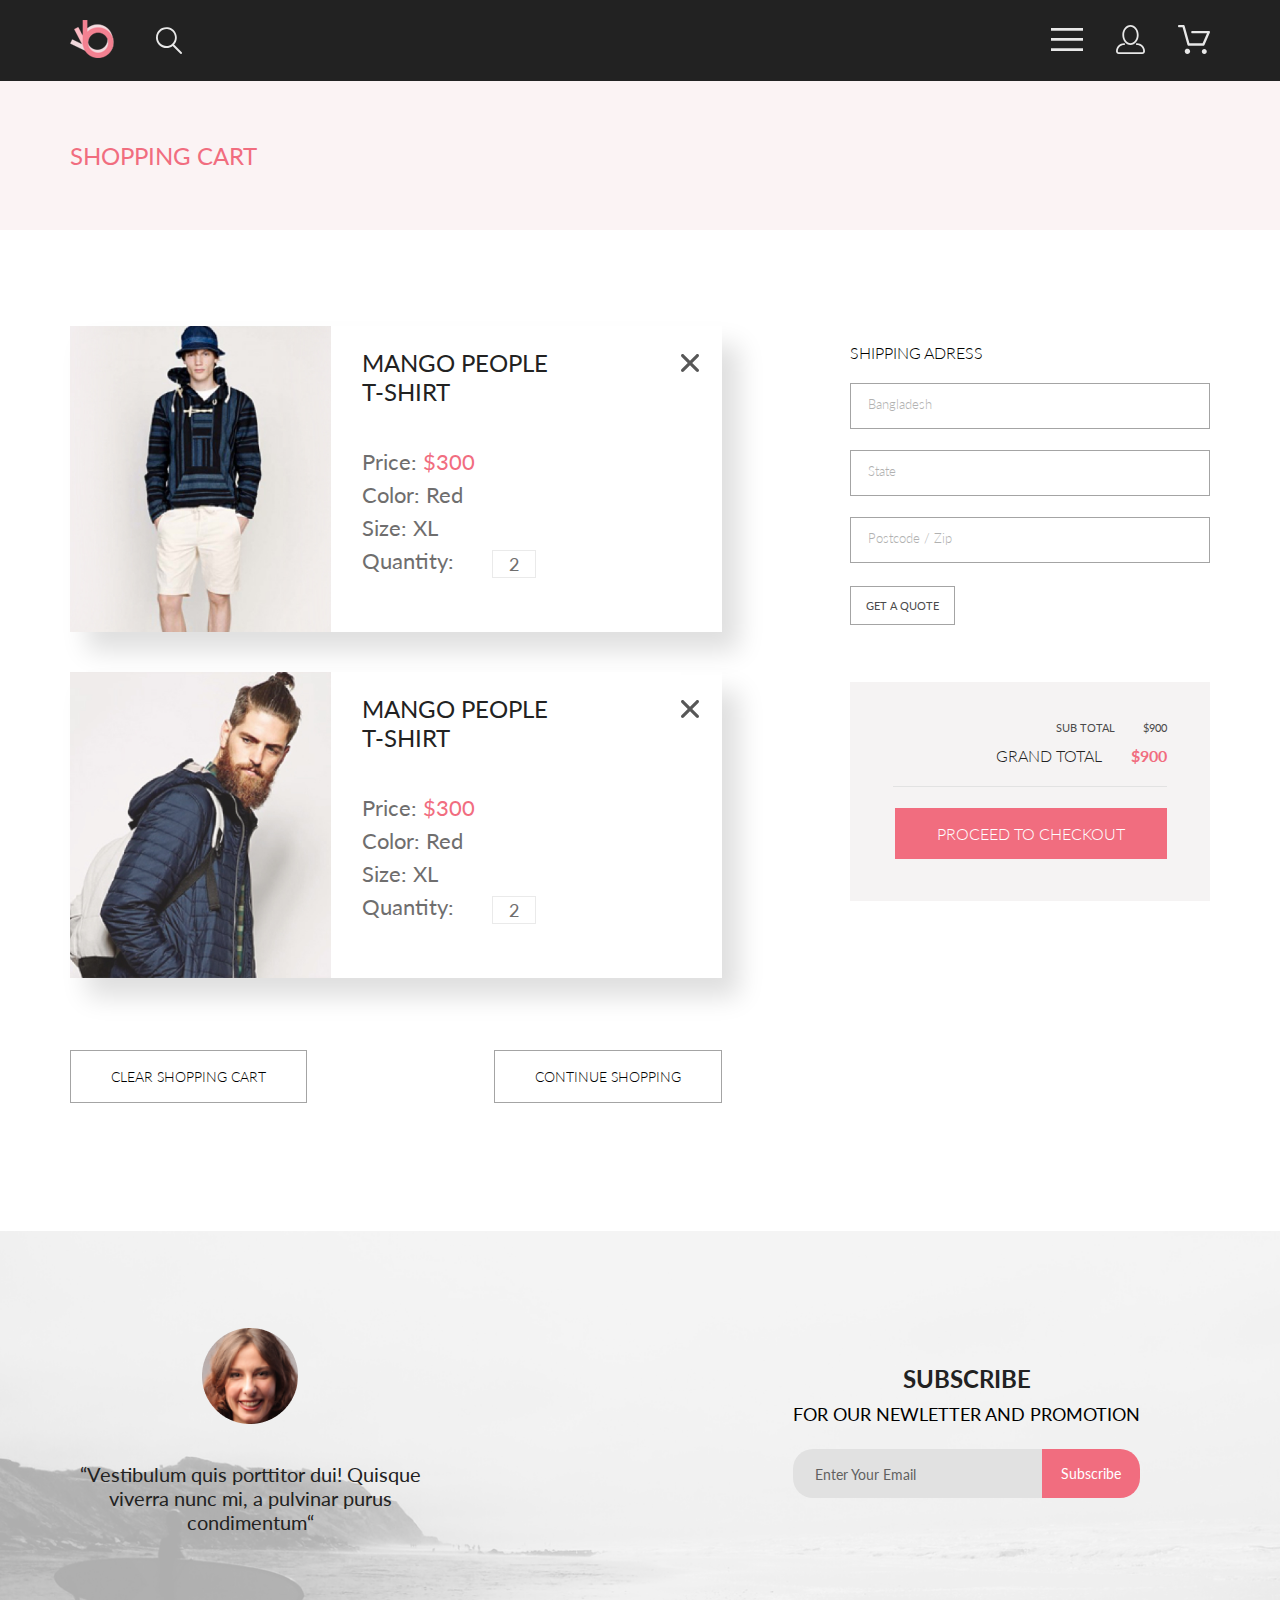
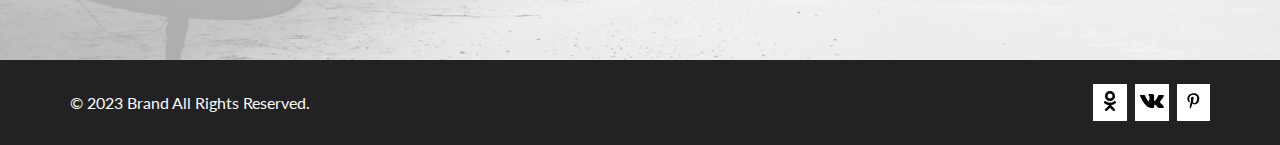
<file: seminar5-6/cart.html>
<!DOCTYPE html>
<html lang="en">
  <head>
    <meta charset="UTF-8" />
    <meta http-equiv="X-UA-Compatible" content="IE=edge" />
    <meta name="viewport" content="width=device-width, initial-scale=1.0" />
    <title>Document</title>
    <link rel="preconnect" href="https://fonts.googleapis.com" />
    <link rel="preconnect" href="https://fonts.gstatic.com" crossorigin />
    <link
      href="https://fonts.googleapis.com/css2?family=Lato:wght@300;400;700;900&display=swap"
      rel="stylesheet"
    />
    <link rel="stylesheet" href="css/reset.css" />
    <link rel="stylesheet" href="css/style.css" />
  </head>

  <body>
    <div class="wrapper">
      <header class="header center">
        <div class="header__left">
          <a href="index.html" class="header__logo">
            <svg
              width="44"
              height="38"
              viewBox="0 0 44 38"
              fill="none"
              xmlns="http://www.w3.org/2000/svg"
              xmlns:xlink="http://www.w3.org/1999/xlink"
            >
              <rect width="44" height="38" fill="url(#pattern0)" />
              <defs>
                <pattern
                  id="pattern0"
                  patternContentUnits="objectBoundingBox"
                  width="1"
                  height="1"
                >
                  <use
                    xlink:href="#image0_190_1201"
                    transform="scale(0.0227273 0.0263158)"
                  />
                </pattern>
                <image
                  id="image0_190_1201"
                  width="44"
                  height="38"
                  xlink:href="[data-uri]"
                />
              </defs>
            </svg>
          </a>
          <svg
            class="header__search"
            width="27"
            height="28"
            viewBox="0 0 27 28"
            fill="none"
            xmlns="http://www.w3.org/2000/svg"
          >
            <path
              d="M19.0589 17.6249C20.6705 15.8648 21.6275 13.6038 21.769 11.2215C21.9106 8.8392 21.2281 6.48075 19.8362 4.5422C18.4443 2.60365 16.4278 1.20306 14.1252 0.575643C11.8227 -0.0517774 9.37437 0.132183 7.19143 1.09663C5.0085 2.06108 3.22389 3.74727 2.1373 5.87205C1.05071 7.99682 0.728322 10.4308 1.22426 12.7652C1.72021 15.0996 3.00428 17.1922 4.86085 18.6917C6.71741 20.1912 9.0334 21.0063 11.4199 20.9999C13.6723 21.003 15.8638 20.269 17.6599 18.9099L25.4079 26.7169C25.4934 26.806 25.5958 26.8771 25.7091 26.926C25.8225 26.975 25.9444 27.0008 26.0679 27.0019C26.1916 27.0023 26.314 26.9772 26.4276 26.9282C26.5411 26.8792 26.6434 26.8072 26.7279 26.7169C26.9018 26.536 26.999 26.2949 26.999 26.0439C26.999 25.793 26.9018 25.5518 26.7279 25.3709L19.0589 17.6249ZM2.88589 10.4999C2.89873 8.81465 3.41021 7.17089 4.35586 5.77587C5.30151 4.38086 6.63899 3.29703 8.1997 2.66102C9.76042 2.02501 11.4745 1.86529 13.1258 2.202C14.7772 2.53871 16.2919 3.35678 17.479 4.55307C18.6661 5.74935 19.4725 7.27031 19.7965 8.92421C20.1204 10.5781 19.9475 12.2909 19.2995 13.8467C18.6515 15.4024 17.5574 16.7315 16.1551 17.6664C14.7529 18.6013 13.1052 19.1001 11.4199 19.0999C9.14843 19.0891 6.97409 18.1774 5.3741 16.5651C3.77412 14.9527 2.87924 12.7714 2.88589 10.4999Z"
              fill="#E8E8E8"
            />
          </svg>
        </div>
        <div class="header__right">
          <label class="header__btn" for="burger">
            <svg
              width="32"
              height="23"
              viewBox="0 0 32 23"
              fill="none"
              xmlns="http://www.w3.org/2000/svg"
            >
              <path
                d="M0 23V20.31H32V23H0ZM0 12.76V10.07H32V12.76H0ZM0 2.69V0H32V2.69H0Z"
                fill="#E8E8E8"
              />
            </svg>
          </label>
          <input id="burger" type="checkbox" />
          <nav class="menu">
            <h3 class="menu__title-h3">MENU</h3>
            <h4 class="menu__title">MAN</h4>
            <ul class="menu__man">
              <li>
                <a href="catalog.html" class="menu__link menu__man-accessories"
                  >Accessories</a
                >
              </li>
              <li>
                <a href="catalog.html" class="menu__link menu__man-bags"
                  >Bags</a
                >
              </li>
              <li>
                <a href="catalog.html" class="menu__link menu__man-danim"
                  >Danim</a
                >
              </li>
              <li>
                <a href="catalog.html" class="menu__link menu__man-t-shirts"
                  >T-Shirts</a
                >
              </li>
            </ul>
            <h4 class="menu__title">WOMAN</h4>
            <ul class="menu__woman">
              <li>
                <a
                  href="catalog.html"
                  class="menu__link menu__woman-accessories"
                  >Accessories</a
                >
              </li>
              <li>
                <a
                  href="catalog.html"
                  class="menu__link menu__woman-jacets-coats"
                  >Jacets & Coats</a
                >
              </li>
              <li>
                <a href="catalog.html" class="menu__link menu__woman-polos"
                  >Polos</a
                >
              </li>
              <li>
                <a href="catalog.html" class="menu__link menu__woman-t-shirts"
                  >T-Shirts</a
                >
              </li>
              <li>
                <a href="catalog.html" class="menu__link menu__woman-shirts"
                  >Shirts</a
                >
              </li>
            </ul>
            <h4 class="menu__title">KIDS</h4>
            <ul class="menu__kids">
              <li>
                <a href="catalog.html" class="menu__link menu__kids-accessories"
                  >Accessories</a
                >
              </li>
              <li>
                <a
                  href="catalog.html"
                  class="menu__link menu__kids-jacets-coats"
                  >Jacets & Coats</a
                >
              </li>
              <li>
                <a href="catalog.html" class="menu__link menu__kids-polos"
                  >Polos</a
                >
              </li>
              <li>
                <a href="catalog.html" class="menu__link menu__kids-t-shirts"
                  >T-Shirts</a
                >
              </li>
              <li>
                <a href="catalog.html" class="menu__link menu__kids-shirts"
                  >Shirts</a
                >
              </li>
              <li>
                <a href="catalog.html" class="menu__link menu__kids-bags"
                  >Bags</a
                >
              </li>
            </ul>
          </nav>
          <a href="registration.html" class="header__registr">
            <svg
              class="header__forma"
              width="29"
              height="29"
              viewBox="0 0 29 29"
              fill="none"
              xmlns="http://www.w3.org/2000/svg"
            >
              <path
                d="M14.5 19.937C19 19.937 22.656 15.464 22.656 9.968C22.656 4.472 19 0 14.5 0C13.3631 0.0217413 12.2463 0.303398 11.2351 0.823397C10.2239 1.34339 9.34507 2.08794 8.66602 3C7.12663 4.99573 6.30819 7.45381 6.34399 9.974C6.34399 15.465 10 19.937 14.5 19.937ZM14.5 1.813C18 1.813 20.844 5.472 20.844 9.969C20.844 14.466 17.998 18.125 14.5 18.125C11.002 18.125 8.15603 14.465 8.15503 9.969C8.15403 5.473 11 1.813 14.5 1.813ZM20.844 18.125C20.6036 18.125 20.373 18.2205 20.203 18.3905C20.033 18.5605 19.9375 18.7911 19.9375 19.0315C19.9375 19.2719 20.033 19.5025 20.203 19.6725C20.373 19.8425 20.6036 19.938 20.844 19.938C22.526 19.9399 24.1386 20.6088 25.3279 21.7982C26.5172 22.9875 27.1861 24.6 27.188 26.282C27.1875 26.5221 27.0918 26.7523 26.922 26.9221C26.7522 27.0918 26.5221 27.1875 26.282 27.188H2.71997C2.47985 27.1875 2.24975 27.0918 2.07996 26.9221C1.91016 26.7523 1.81449 26.5221 1.81396 26.282C1.81608 24.6001 2.48517 22.9877 3.67444 21.7985C4.86371 20.6092 6.47608 19.9401 8.15796 19.938C8.39824 19.938 8.62868 19.8425 8.79858 19.6726C8.96849 19.5027 9.06396 19.2723 9.06396 19.032C9.06396 18.7917 8.96849 18.5613 8.79858 18.3914C8.62868 18.2215 8.39824 18.126 8.15796 18.126C5.99541 18.1279 3.92201 18.9875 2.39258 20.5164C0.863144 22.0453 0.00264777 24.1185 0 26.281C0.000794067 27.0019 0.287502 27.693 0.797241 28.2027C1.30698 28.7125 1.99811 28.9992 2.71899 29H26.282C27.0027 28.9989 27.6936 28.7121 28.2031 28.2024C28.7126 27.6927 28.9992 27.0017 29 26.281C28.9974 24.1187 28.1372 22.0457 26.6083 20.5168C25.0793 18.9878 23.0063 18.1276 20.844 18.125Z"
                fill="#E8E8E8"
              />
            </svg>
          </a>
          <a href="cart.html" class="header__basket">
            <svg
              width="32"
              height="29"
              viewBox="0 0 32 29"
              fill="none"
              xmlns="http://www.w3.org/2000/svg"
            >
              <path
                d="M26.1998 29C25.5521 28.9738 24.9404 28.6948 24.4961 28.2227C24.0518 27.7506 23.8103 27.1232 23.8234 26.475C23.8365 25.8269 24.1032 25.2097 24.5662 24.7559C25.0292 24.3022 25.6516 24.048 26.2999 24.048C26.9482 24.048 27.5706 24.3022 28.0336 24.7559C28.4966 25.2097 28.7633 25.8269 28.7764 26.475C28.7895 27.1232 28.5479 27.7506 28.1036 28.2227C27.6593 28.6948 27.0477 28.9738 26.3999 29H26.1998ZM6.75183 26.32C6.75183 25.79 6.90901 25.2718 7.20349 24.8311C7.49797 24.3904 7.91654 24.0469 8.40625 23.844C8.89596 23.6412 9.43484 23.5881 9.95471 23.6915C10.4746 23.7949 10.9521 24.0502 11.3269 24.425C11.7017 24.7998 11.957 25.2773 12.0604 25.7972C12.1638 26.317 12.1107 26.8559 11.9078 27.3456C11.705 27.8353 11.3615 28.2539 10.9208 28.5483C10.4801 28.8428 9.96194 29 9.43188 29C9.07977 29.0003 8.73102 28.9311 8.40564 28.7966C8.08026 28.662 7.7846 28.4646 7.53552 28.2158C7.28645 27.9669 7.08891 27.6713 6.9541 27.3461C6.81929 27.0208 6.74988 26.6721 6.74988 26.32H6.75183ZM10.5519 20.686C10.2924 20.6868 10.0398 20.6024 9.83301 20.4457C9.62617 20.2891 9.47648 20.0689 9.40686 19.819L4.57385 2.36401H1.18091C0.867422 2.36401 0.566761 2.23947 0.345093 2.01781C0.123425 1.79614 -0.00109863 1.49549 -0.00109863 1.18201C-0.00109863 0.868519 0.123425 0.567873 0.345093 0.346205C0.566761 0.124537 0.867422 5.81268e-06 1.18091 5.81268e-06H5.46191C5.7214 -0.00080736 5.97394 0.0837201 6.18066 0.240568C6.38739 0.397416 6.53674 0.617884 6.60583 0.868006L11.4388 18.323H24.6168L28.9999 8.27501H14.3999C14.2417 8.27961 14.0843 8.25242 13.9368 8.19507C13.7893 8.13771 13.6548 8.05134 13.5413 7.94108C13.4277 7.83082 13.3375 7.69891 13.2759 7.55315C13.2143 7.40739 13.1825 7.25075 13.1825 7.0925C13.1825 6.93426 13.2143 6.77762 13.2759 6.63186C13.3375 6.4861 13.4277 6.35419 13.5413 6.24393C13.6548 6.13367 13.7893 6.0473 13.9368 5.98994C14.0843 5.93259 14.2417 5.90541 14.3999 5.91001H30.8129C31.0086 5.90996 31.2011 5.95866 31.3733 6.05172C31.5454 6.14478 31.6917 6.27926 31.7988 6.44301C31.9067 6.60729 31.9723 6.79569 31.9897 6.99145C32.0072 7.18721 31.976 7.38424 31.8989 7.565L26.4939 19.977C26.4015 20.1876 26.2499 20.3668 26.0574 20.4927C25.8649 20.6186 25.6399 20.6858 25.4099 20.686H10.5519Z"
                fill="#E8E8E8"
              />
            </svg>
          </a>
        </div>
      </header>

      <header class="top-head center">
        <div class="top-head__heading">SHOPPING CART</div>
      </header>

      <main class="cart-box center">
        <div class="cart-product">
          <div class="cart">
            <img src="img/03.jpg" alt="item img" class="cart__img" />
            <div class="cart__content">
              <h4 class="cart__heading">
                <a href="#" class="cart__link">MANGO PEOPLE</a> <br />
                <a href="#" class="cart__link">T-SHIRT</a>
              </h4>
              <p class="cart__content-price">Price:</p>
              <p class="cart__content-color">Color:</p>
              <p class="cart__content-size">Size:</p>
              <p class="cart__content-quantity">Quantity:</p>
            </div>
            <button class="cart__btn-close" type="reset">
              <svg
                width="18"
                height="18"
                viewBox="0 0 18 18"
                fill="none"
                xmlns="http://www.w3.org/2000/svg"
              >
                <path
                  d="M11.2453 9L17.5302 2.71516C17.8285 2.41741 17.9962 2.01336 17.9966 1.59191C17.997 1.17045 17.8299 0.76611 17.5322 0.467832C17.2344 0.169555 16.8304 0.00177586 16.4089 0.00140366C15.9875 0.00103146 15.5831 0.168097 15.2848 0.465848L9 6.75069L2.71516 0.465848C2.41688 0.167571 2.01233 0 1.5905 0C1.16868 0 0.764125 0.167571 0.465848 0.465848C0.167571 0.764125 0 1.16868 0 1.5905C0 2.01233 0.167571 2.41688 0.465848 2.71516L6.75069 9L0.465848 15.2848C0.167571 15.5831 0 15.9877 0 16.4095C0 16.8313 0.167571 17.2359 0.465848 17.5342C0.764125 17.8324 1.16868 18 1.5905 18C2.01233 18 2.41688 17.8324 2.71516 17.5342L9 11.2493L15.2848 17.5342C15.5831 17.8324 15.9877 18 16.4095 18C16.8313 18 17.2359 17.8324 17.5342 17.5342C17.8324 17.2359 18 16.8313 18 16.4095C18 15.9877 17.8324 15.5831 17.5342 15.2848L11.2453 9Z"
                  fill="#575757"
                />
              </svg>
            </button>
          </div>
          <div class="cart">
            <img src="img/01.jpg" alt="item img" class="cart__img" />
            <div class="cart__content">
              <h4 class="cart__heading">
                <a href="#" class="cart__link">MANGO PEOPLE</a> <br />
                <a href="#" class="cart__link">T-SHIRT</a>
              </h4>
              <p class="cart__content-price">Price:</p>
              <p class="cart__content-color">Color:</p>
              <p class="cart__content-size">Size:</p>
              <p class="cart__content-quantity">Quantity:</p>
            </div>
            <button class="cart__btn-close" type="reset">
              <svg
                width="18"
                height="18"
                viewBox="0 0 18 18"
                fill="none"
                xmlns="http://www.w3.org/2000/svg"
              >
                <path
                  d="M11.2453 9L17.5302 2.71516C17.8285 2.41741 17.9962 2.01336 17.9966 1.59191C17.997 1.17045 17.8299 0.76611 17.5322 0.467832C17.2344 0.169555 16.8304 0.00177586 16.4089 0.00140366C15.9875 0.00103146 15.5831 0.168097 15.2848 0.465848L9 6.75069L2.71516 0.465848C2.41688 0.167571 2.01233 0 1.5905 0C1.16868 0 0.764125 0.167571 0.465848 0.465848C0.167571 0.764125 0 1.16868 0 1.5905C0 2.01233 0.167571 2.41688 0.465848 2.71516L6.75069 9L0.465848 15.2848C0.167571 15.5831 0 15.9877 0 16.4095C0 16.8313 0.167571 17.2359 0.465848 17.5342C0.764125 17.8324 1.16868 18 1.5905 18C2.01233 18 2.41688 17.8324 2.71516 17.5342L9 11.2493L15.2848 17.5342C15.5831 17.8324 15.9877 18 16.4095 18C16.8313 18 17.2359 17.8324 17.5342 17.5342C17.8324 17.2359 18 16.8313 18 16.4095C18 15.9877 17.8324 15.5831 17.5342 15.2848L11.2453 9Z"
                  fill="#575757"
                />
              </svg>
            </button>
          </div>
          <div class="cart__buttons">
            <button class="cart__btn" type="reset">CLEAR SHOPPING CART</button>
            <button class="cart__btn" type="button">CONTINUE SHOPPING</button>
          </div>
        </div>
        <div class="shipping">
          <form class="shipping__form">
            <h4 class="shipping__heading">SHIPPING ADRESS</h4>
            <input
              class="shipping__input"
              type="text"
              placeholder="Bangladesh"
            />
            <input class="shipping__input" type="text" placeholder="State" />
            <input
              class="shipping__input"
              type="text"
              placeholder="Postcode / Zip"
            />
            <button class="shipping__form-btn" type="submit">
              GET A QUOTE
            </button>
          </form>
          <form class="check__form" action="#">
            <h6>sub total <span>$900</span></h6>
            <h4>grand total <span>$900</span></h4>
            <hr class="check__form_hr" />
            <button type="submit">proceed to checkout</button>
          </form>
        </div>
      </main>
      <footer class="subscribe center">
        <figure class="subscribe__info">
          <div class="subscribe__info-img">
            <img src="img/footerphoto.png" alt="avatar" />
          </div>
          <figcaption class="subscribe__info-text">
            “Vestibulum quis porttitor dui! Quisque viverra nunc mi, a pulvinar
            purus condimentum“
          </figcaption>
        </figure>
        <div class="subscribe__promotion">
          <h3 class="subscribe__promotion-title">SUBSCRIBE</h3>
          <br />
          <p class="subscribe__promotion-text">
            FOR OUR NEWLETTER AND PROMOTION
          </p>
          <form class="subscribe__form" action="#">
            <input
              class="subscribe__form-email"
              type="text"
              placeholder="Enter Your Email"
            />
            <button class="subscribe__form-btn" type="submit">Subscribe</button>
          </form>
        </div>
      </footer>
      <footer class="footer center">
        <a href="#" class="footer__link">© 2023 Brand All Rights Reserved.</a>
        <div class="footer__social">
          <div class="social__wrapper">
            <a href="https://www.ok.cru" class="footer__social-link footer__ok">
              <svg
                xmlns="http://www.w3.org/2000/svg"
                width="24"
                height="24"
                viewBox="0 0 24 24"
              >
                <path
                  fill="black"
                  d="M17.83 12.74c-.28-.57-1.07-1.05-2.12-.24c-1.43 1.14-3.71 1.14-3.71 1.14s-2.28 0-3.71-1.14c-1.05-.81-1.84-.33-2.12.24c-.5 1 .06 1.49 1.33 2.3c1.09.7 2.58.96 3.54 1.06l-.8.8C9.1 18.03 8 19.12 7.25 19.88c-.45.46-.45 1.19 0 1.62l.14.16c.45.45 1.19.45 1.64 0L12 18.68c1.15 1.13 2.24 2.22 3 2.98c.45.45 1.18.45 1.64 0l.13-.16c.46-.43.46-1.16 0-1.62l-2.98-2.98l-.79-.81c.95-.09 2.42-.36 3.5-1.05c1.27-.81 1.83-1.3 1.33-2.3M12 4.57c1.38 0 2.5 1.12 2.5 2.49c0 1.38-1.12 2.49-2.5 2.49S9.5 8.44 9.5 7.06c0-1.37 1.12-2.49 2.5-2.49m0 7.55c2.8 0 5.06-2.26 5.06-5.06a5.06 5.06 0 1 0-10.12 0c0 2.8 2.26 5.06 5.06 5.06Z"
                />
              </svg>
            </a>
          </div>
          <div class="social__wrapper">
            <a
              href="https://www.vk.com/"
              class="footer__social-link footer__vk"
            >
              <svg
                xmlns="http://www.w3.org/2000/svg"
                width="24"
                height="24"
                viewBox="0 0 24 24"
              >
                <path
                  class="st0"
                  d="M13.162 18.994c.609 0 .858-.406.851-.915-.031-1.917.714-2.949 2.059-1.604 1.488 1.488 1.796 2.519 3.603 2.519h3.2c.808 0 1.126-.26 1.126-.668 0-.863-1.421-2.386-2.625-3.504-1.686-1.565-1.765-1.602-.313-3.486 1.801-2.339 4.157-5.336 2.073-5.336h-3.981c-.772 0-.828.435-1.103 1.083-.995 2.347-2.886 5.387-3.604 4.922-.751-.485-.407-2.406-.35-5.261.015-.754.011-1.271-1.141-1.539-.629-.145-1.241-.205-1.809-.205-2.273 0-3.841.953-2.95 1.119 1.571.293 1.42 3.692 1.054 5.16-.638 2.556-3.036-2.024-4.035-4.305-.241-.548-.315-.974-1.175-.974h-3.255c-.492 0-.787.16-.787.516 0 .602 2.96 6.72 5.786 9.77 2.756 2.975 5.48 2.708 7.376 2.708z"
                />
              </svg>
            </a>
          </div>
          <div class="social__wrapper">
            <a
              href="https://ru.pinterest.com/"
              class="footer__social-link footer__pinterest"
            >
              <svg
                width="13"
                height="16"
                viewBox="0 0 13 16"
                fill="none"
                xmlns="http://www.w3.org/2000/svg"
              >
                <path
                  d="M6.7402 0.203125C3.55552 0.203125 0.408081 2.34063 0.408081 5.8C0.408081 8 1.63726 9.25 2.38221 9.25C2.68951 9.25 2.86643 8.3875 2.86643 8.14375C2.86643 7.85313 2.13079 7.23438 2.13079 6.025C2.13079 3.5125 4.03043 1.73125 6.48878 1.73125C8.60259 1.73125 10.167 2.94062 10.167 5.1625C10.167 6.82187 9.50585 9.93437 7.3641 9.93437C6.59121 9.93437 5.93006 9.37187 5.93006 8.56563C5.93006 7.38438 6.74951 6.24062 6.74951 5.02187C6.74951 2.95312 3.83487 3.32812 3.83487 5.82812C3.83487 6.35313 3.90006 6.93437 4.13286 7.4125C3.70451 9.26875 2.82919 12.0344 2.82919 13.9469C2.82919 14.5375 2.91299 15.1188 2.96886 15.7094C3.0744 15.8281 3.02163 15.8156 3.18304 15.7563C4.74744 13.6 4.69157 13.1781 5.39928 10.3562C5.78107 11.0875 6.76814 11.4812 7.55034 11.4812C10.8468 11.4812 12.3274 8.24688 12.3274 5.33125C12.3274 2.22813 9.66415 0.203125 6.7402 0.203125Z"
                  fill="black"
                />
              </svg>
            </a>
          </div>
        </div>
      </footer>
    </div>
  </body>
</html>
</file>
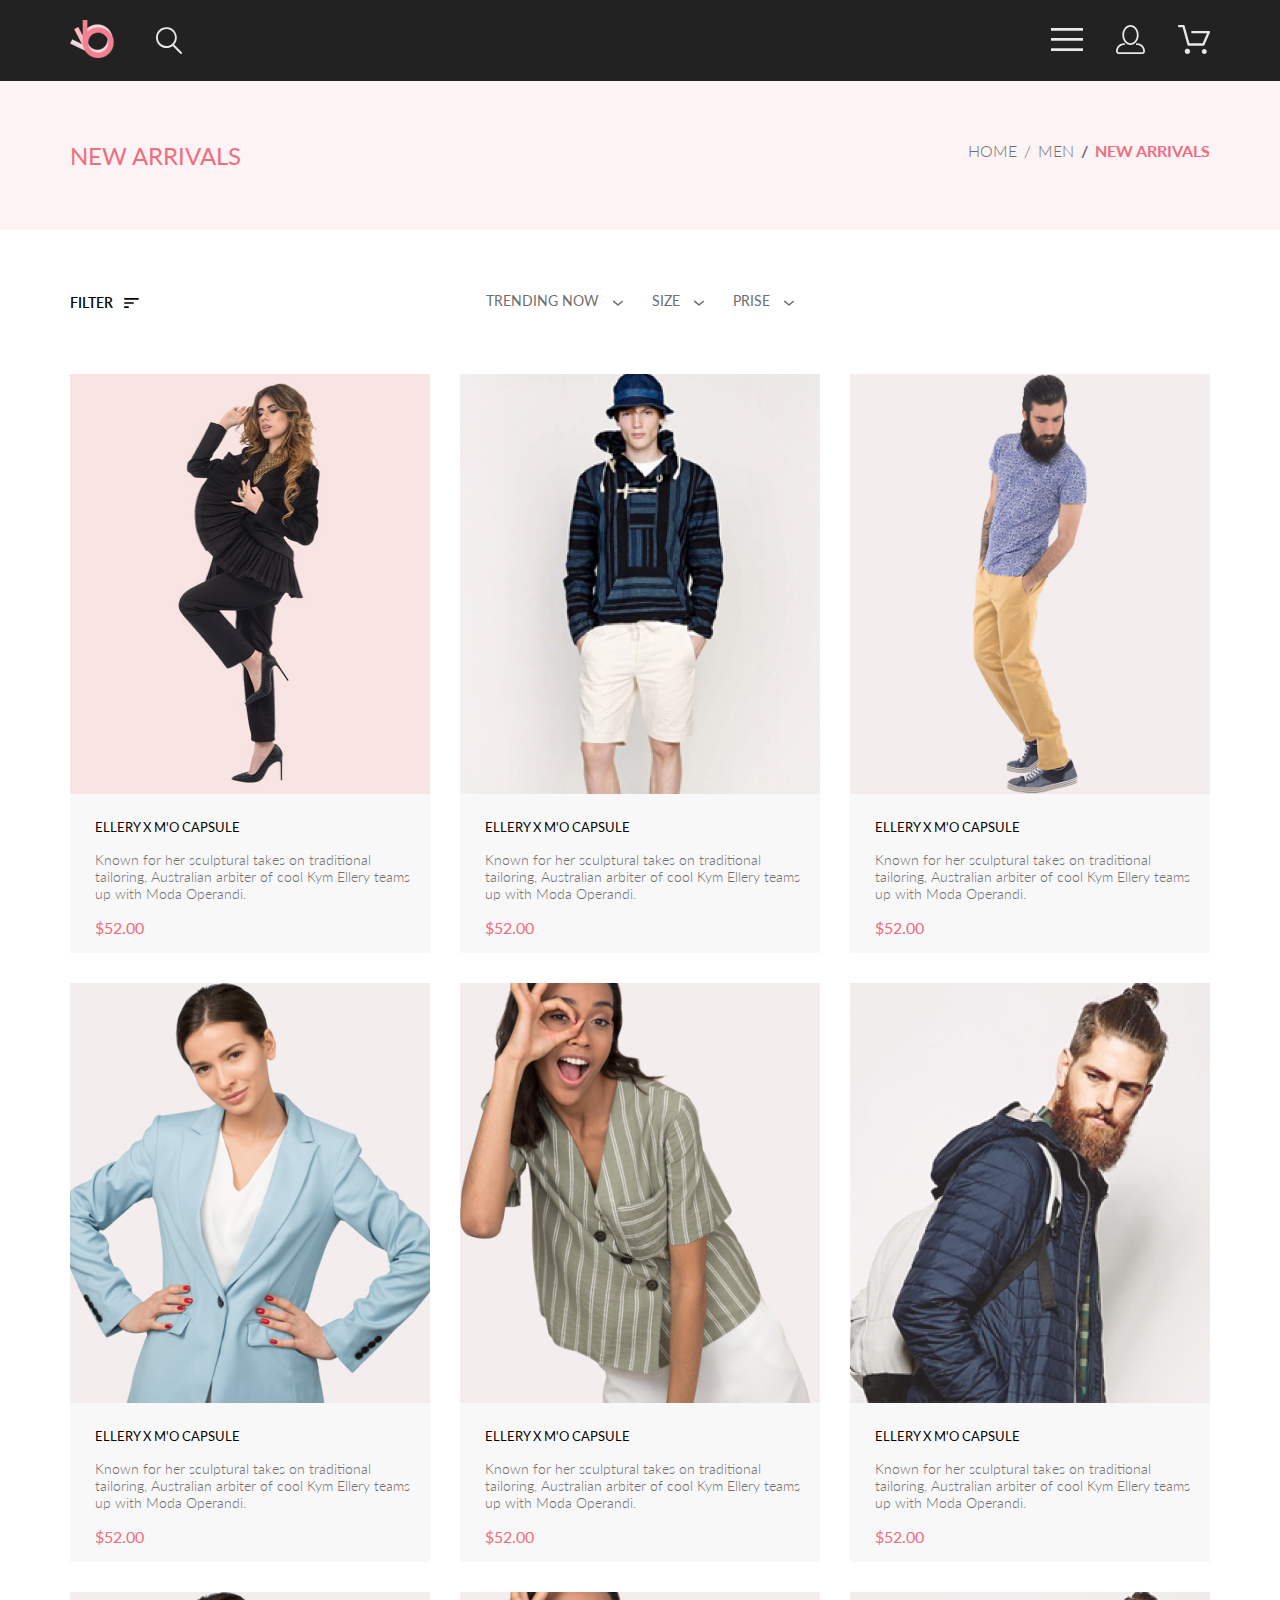
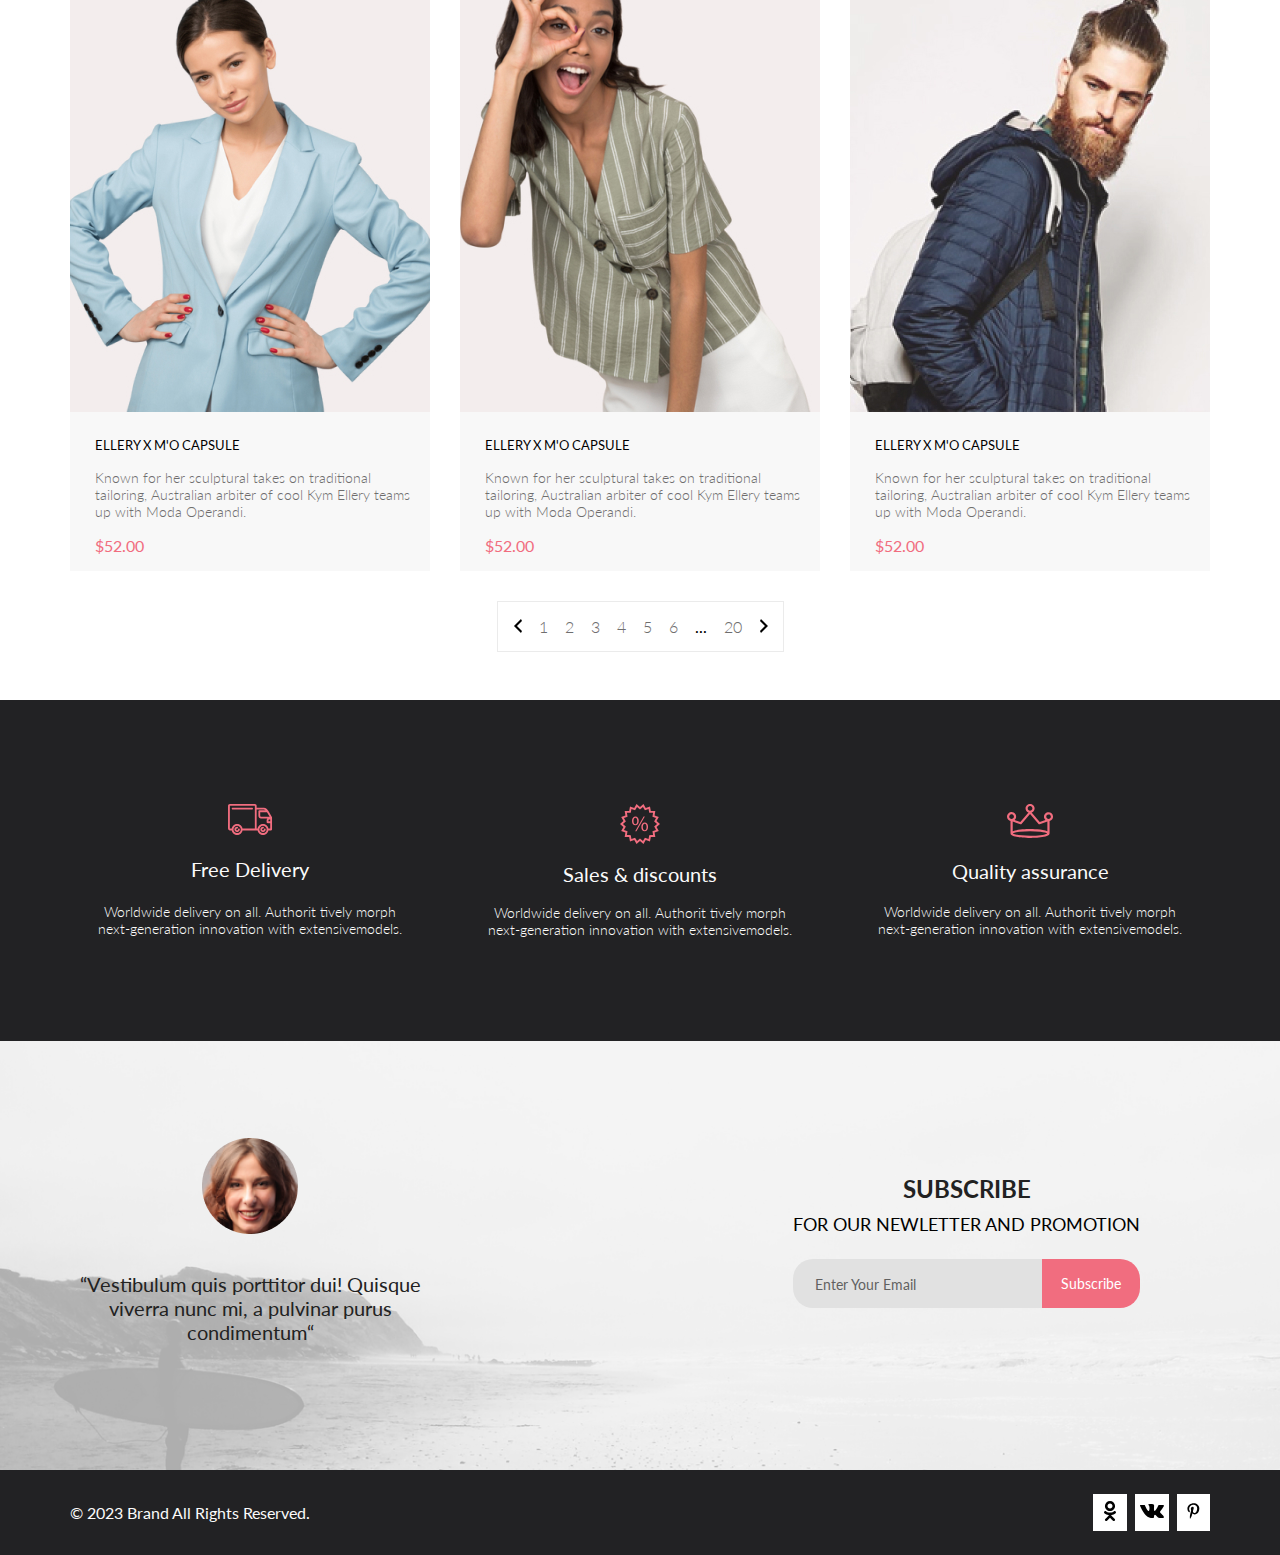
<file: seminar5-6/catalog.html>
<!DOCTYPE html>
<html lang="en">
  <head>
    <meta charset="UTF-8" />
    <meta http-equiv="X-UA-Compatible" content="IE=edge" />
    <meta name="viewport" content="width=device-width, initial-scale=1.0" />
    <title>Document</title>
    <link rel="preconnect" href="https://fonts.googleapis.com" />
    <link rel="preconnect" href="https://fonts.gstatic.com" crossorigin />
    <link
      href="https://fonts.googleapis.com/css2?family=Lato:wght@300;400;700;900&display=swap"
      rel="stylesheet" />
    <link rel="stylesheet" href="css/reset.css" />
    <link rel="stylesheet" href="css/style.css" />
  </head>

  <body>
    <div class="wrapper">
      <header class="header center">
        <div class="header__left">
          <a href="index.html" class="header__logo">
            <svg
              width="44"
              height="38"
              viewBox="0 0 44 38"
              fill="none"
              xmlns="http://www.w3.org/2000/svg"
              xmlns:xlink="http://www.w3.org/1999/xlink">
              <rect width="44" height="38" fill="url(#pattern0)" />
              <defs>
                <pattern id="pattern0" patternContentUnits="objectBoundingBox" width="1" height="1">
                  <use xlink:href="#image0_190_1201" transform="scale(0.0227273 0.0263158)" />
                </pattern>
                <image
                  id="image0_190_1201"
                  width="44"
                  height="38"
                  xlink:href="[data-uri]" />
              </defs>
            </svg>
          </a>
          <svg
            class="header__search"
            width="27"
            height="28"
            viewBox="0 0 27 28"
            fill="none"
            xmlns="http://www.w3.org/2000/svg">
            <path
              d="M19.0589 17.6249C20.6705 15.8648 21.6275 13.6038 21.769 11.2215C21.9106 8.8392 21.2281 6.48075 19.8362 4.5422C18.4443 2.60365 16.4278 1.20306 14.1252 0.575643C11.8227 -0.0517774 9.37437 0.132183 7.19143 1.09663C5.0085 2.06108 3.22389 3.74727 2.1373 5.87205C1.05071 7.99682 0.728322 10.4308 1.22426 12.7652C1.72021 15.0996 3.00428 17.1922 4.86085 18.6917C6.71741 20.1912 9.0334 21.0063 11.4199 20.9999C13.6723 21.003 15.8638 20.269 17.6599 18.9099L25.4079 26.7169C25.4934 26.806 25.5958 26.8771 25.7091 26.926C25.8225 26.975 25.9444 27.0008 26.0679 27.0019C26.1916 27.0023 26.314 26.9772 26.4276 26.9282C26.5411 26.8792 26.6434 26.8072 26.7279 26.7169C26.9018 26.536 26.999 26.2949 26.999 26.0439C26.999 25.793 26.9018 25.5518 26.7279 25.3709L19.0589 17.6249ZM2.88589 10.4999C2.89873 8.81465 3.41021 7.17089 4.35586 5.77587C5.30151 4.38086 6.63899 3.29703 8.1997 2.66102C9.76042 2.02501 11.4745 1.86529 13.1258 2.202C14.7772 2.53871 16.2919 3.35678 17.479 4.55307C18.6661 5.74935 19.4725 7.27031 19.7965 8.92421C20.1204 10.5781 19.9475 12.2909 19.2995 13.8467C18.6515 15.4024 17.5574 16.7315 16.1551 17.6664C14.7529 18.6013 13.1052 19.1001 11.4199 19.0999C9.14843 19.0891 6.97409 18.1774 5.3741 16.5651C3.77412 14.9527 2.87924 12.7714 2.88589 10.4999Z"
              fill="#E8E8E8" />
          </svg>
        </div>
        <div class="header__right">
          <label class="header__btn" for="burger">
            <svg
              width="32"
              height="23"
              viewBox="0 0 32 23"
              fill="none"
              xmlns="http://www.w3.org/2000/svg">
              <path
                d="M0 23V20.31H32V23H0ZM0 12.76V10.07H32V12.76H0ZM0 2.69V0H32V2.69H0Z"
                fill="#E8E8E8" />
            </svg>
          </label>
          <input id="burger" type="checkbox" />
          <nav class="menu">
            <h3 class="menu__title-h3">MENU</h3>
            <h4 class="menu__title">MAN</h4>
            <ul class="menu__man">
              <li>
                <a href="catalog.html" class="menu__link menu__man-accessories">Accessories</a>
              </li>
              <li>
                <a href="catalog.html" class="menu__link menu__man-bags">Bags</a>
              </li>
              <li>
                <a href="catalog.html" class="menu__link menu__man-danim">Danim</a>
              </li>
              <li>
                <a href="catalog.html" class="menu__link menu__man-t-shirts">T-Shirts</a>
              </li>
            </ul>
            <h4 class="menu__title">WOMAN</h4>
            <ul class="menu__woman">
              <li>
                <a href="catalog.html" class="menu__link menu__woman-accessories">Accessories</a>
              </li>
              <li>
                <a href="catalog.html" class="menu__link menu__woman-jacets-coats">Jacets & Coats</a>
              </li>
              <li>
                <a href="catalog.html" class="menu__link menu__woman-polos">Polos</a>
              </li>
              <li>
                <a href="catalog.html" class="menu__link menu__woman-t-shirts">T-Shirts</a>
              </li>
              <li>
                <a href="catalog.html" class="menu__link menu__woman-shirts">Shirts</a>
              </li>
            </ul>
            <h4 class="menu__title">KIDS</h4>
            <ul class="menu__kids">
              <li>
                <a href="catalog.html" class="menu__link menu__kids-accessories">Accessories</a>
              </li>
              <li>
                <a href="catalog.html" class="menu__link menu__kids-jacets-coats">Jacets & Coats</a>
              </li>
              <li>
                <a href="catalog.html" class="menu__link menu__kids-polos">Polos</a>
              </li>
              <li>
                <a href="catalog.html" class="menu__link menu__kids-t-shirts">T-Shirts</a>
              </li>
              <li>
                <a href="catalog.html" class="menu__link menu__kids-shirts">Shirts</a>
              </li>
              <li>
                <a href="catalog.html" class="menu__link menu__kids-bags">Bags</a>
              </li>
            </ul>
          </nav>
          <a href="registration.html" class="header__registr">
            <svg
              class="header__forma"
              width="29"
              height="29"
              viewBox="0 0 29 29"
              fill="none"
              xmlns="http://www.w3.org/2000/svg">
              <path
                d="M14.5 19.937C19 19.937 22.656 15.464 22.656 9.968C22.656 4.472 19 0 14.5 0C13.3631 0.0217413 12.2463 0.303398 11.2351 0.823397C10.2239 1.34339 9.34507 2.08794 8.66602 3C7.12663 4.99573 6.30819 7.45381 6.34399 9.974C6.34399 15.465 10 19.937 14.5 19.937ZM14.5 1.813C18 1.813 20.844 5.472 20.844 9.969C20.844 14.466 17.998 18.125 14.5 18.125C11.002 18.125 8.15603 14.465 8.15503 9.969C8.15403 5.473 11 1.813 14.5 1.813ZM20.844 18.125C20.6036 18.125 20.373 18.2205 20.203 18.3905C20.033 18.5605 19.9375 18.7911 19.9375 19.0315C19.9375 19.2719 20.033 19.5025 20.203 19.6725C20.373 19.8425 20.6036 19.938 20.844 19.938C22.526 19.9399 24.1386 20.6088 25.3279 21.7982C26.5172 22.9875 27.1861 24.6 27.188 26.282C27.1875 26.5221 27.0918 26.7523 26.922 26.9221C26.7522 27.0918 26.5221 27.1875 26.282 27.188H2.71997C2.47985 27.1875 2.24975 27.0918 2.07996 26.9221C1.91016 26.7523 1.81449 26.5221 1.81396 26.282C1.81608 24.6001 2.48517 22.9877 3.67444 21.7985C4.86371 20.6092 6.47608 19.9401 8.15796 19.938C8.39824 19.938 8.62868 19.8425 8.79858 19.6726C8.96849 19.5027 9.06396 19.2723 9.06396 19.032C9.06396 18.7917 8.96849 18.5613 8.79858 18.3914C8.62868 18.2215 8.39824 18.126 8.15796 18.126C5.99541 18.1279 3.92201 18.9875 2.39258 20.5164C0.863144 22.0453 0.00264777 24.1185 0 26.281C0.000794067 27.0019 0.287502 27.693 0.797241 28.2027C1.30698 28.7125 1.99811 28.9992 2.71899 29H26.282C27.0027 28.9989 27.6936 28.7121 28.2031 28.2024C28.7126 27.6927 28.9992 27.0017 29 26.281C28.9974 24.1187 28.1372 22.0457 26.6083 20.5168C25.0793 18.9878 23.0063 18.1276 20.844 18.125Z"
                fill="#E8E8E8" />
            </svg>
          </a>
          <a href="cart.html" class="header__basket">
            <svg
              width="32"
              height="29"
              viewBox="0 0 32 29"
              fill="none"
              xmlns="http://www.w3.org/2000/svg">
              <path
                d="M26.1998 29C25.5521 28.9738 24.9404 28.6948 24.4961 28.2227C24.0518 27.7506 23.8103 27.1232 23.8234 26.475C23.8365 25.8269 24.1032 25.2097 24.5662 24.7559C25.0292 24.3022 25.6516 24.048 26.2999 24.048C26.9482 24.048 27.5706 24.3022 28.0336 24.7559C28.4966 25.2097 28.7633 25.8269 28.7764 26.475C28.7895 27.1232 28.5479 27.7506 28.1036 28.2227C27.6593 28.6948 27.0477 28.9738 26.3999 29H26.1998ZM6.75183 26.32C6.75183 25.79 6.90901 25.2718 7.20349 24.8311C7.49797 24.3904 7.91654 24.0469 8.40625 23.844C8.89596 23.6412 9.43484 23.5881 9.95471 23.6915C10.4746 23.7949 10.9521 24.0502 11.3269 24.425C11.7017 24.7998 11.957 25.2773 12.0604 25.7972C12.1638 26.317 12.1107 26.8559 11.9078 27.3456C11.705 27.8353 11.3615 28.2539 10.9208 28.5483C10.4801 28.8428 9.96194 29 9.43188 29C9.07977 29.0003 8.73102 28.9311 8.40564 28.7966C8.08026 28.662 7.7846 28.4646 7.53552 28.2158C7.28645 27.9669 7.08891 27.6713 6.9541 27.3461C6.81929 27.0208 6.74988 26.6721 6.74988 26.32H6.75183ZM10.5519 20.686C10.2924 20.6868 10.0398 20.6024 9.83301 20.4457C9.62617 20.2891 9.47648 20.0689 9.40686 19.819L4.57385 2.36401H1.18091C0.867422 2.36401 0.566761 2.23947 0.345093 2.01781C0.123425 1.79614 -0.00109863 1.49549 -0.00109863 1.18201C-0.00109863 0.868519 0.123425 0.567873 0.345093 0.346205C0.566761 0.124537 0.867422 5.81268e-06 1.18091 5.81268e-06H5.46191C5.7214 -0.00080736 5.97394 0.0837201 6.18066 0.240568C6.38739 0.397416 6.53674 0.617884 6.60583 0.868006L11.4388 18.323H24.6168L28.9999 8.27501H14.3999C14.2417 8.27961 14.0843 8.25242 13.9368 8.19507C13.7893 8.13771 13.6548 8.05134 13.5413 7.94108C13.4277 7.83082 13.3375 7.69891 13.2759 7.55315C13.2143 7.40739 13.1825 7.25075 13.1825 7.0925C13.1825 6.93426 13.2143 6.77762 13.2759 6.63186C13.3375 6.4861 13.4277 6.35419 13.5413 6.24393C13.6548 6.13367 13.7893 6.0473 13.9368 5.98994C14.0843 5.93259 14.2417 5.90541 14.3999 5.91001H30.8129C31.0086 5.90996 31.2011 5.95866 31.3733 6.05172C31.5454 6.14478 31.6917 6.27926 31.7988 6.44301C31.9067 6.60729 31.9723 6.79569 31.9897 6.99145C32.0072 7.18721 31.976 7.38424 31.8989 7.565L26.4939 19.977C26.4015 20.1876 26.2499 20.3668 26.0574 20.4927C25.8649 20.6186 25.6399 20.6858 25.4099 20.686H10.5519Z"
                fill="#E8E8E8" />
            </svg>
          </a>
        </div>
      </header>

      <header class="top-head center">
        <div class="top-head__heading">NEW ARRIVALS</div>
        <nav class="breadcrumbs">
          <a href="#" class="breadcrumbs__link"> HOME </a>
          <a href="#" class="breadcrumbs__link"> MEN </a>
          <a href="#" class="breadcrumbs__link breadcrumbs__link_site"> NEW ARRIVALS </a>
        </nav>
      </header>
      <div class="filter-sort center">
        <div class="filter-box">
          <details class="filter">
            <summary class="filter__summary">
              <span class="filter__heading">FILTER</span>

              <svg
                xmlns="http://www.w3.org/2000/svg"
                width="15"
                height="10"
                viewBox="0 0 15 10"
                fill="none">
                <path
                  d="M0.833333 10H4.16667C4.625 10 5 9.625 5 9.16667C5 8.70833 4.625 8.33333 4.16667 8.33333H0.833333C0.375 8.33333 0 8.70833 0 9.16667C0 9.625 0.375 10 0.833333 10ZM0 0.833333C0 1.29167 0.375 1.66667 0.833333 1.66667H14.1667C14.625 1.66667 15 1.29167 15 0.833333C15 0.375 14.625 0 14.1667 0H0.833333C0.375 0 0 0.375 0 0.833333ZM0.833333 5.83333H9.16667C9.625 5.83333 10 5.45833 10 5C10 4.54167 9.625 4.16667 9.16667 4.16667H0.833333C0.375 4.16667 0 4.54167 0 5C0 5.45833 0.375 5.83333 0.833333 5.83333Z"
                  fill="black"
                  class="filter_img" />
              </svg>
            </summary>
            <div class="filter__content">
              <details open class="filter__item">
                <summary class="filter__head">CATEGORY</summary>
                <div class="filter__link-box">
                  <a href="" class="filter__link">Accessories</a>
                  <a href="" class="filter__link">Bags</a>
                  <a href="" class="filter__link">Denim</a>
                  <a href="" class="filter__link">Hoodies & Sweatshirts</a>
                  <a href="" class="filter__link">Jackets & Coats</a>
                  <a href="" class="filter__link">Polos</a>
                  <a href="" class="filter__link">Shirts</a>
                  <a href="" class="filter__link">Shoes</a>
                  <a href="" class="filter__link">Sweaters & Knits</a>
                  <a href="" class="filter__link">T-Shirts</a>
                  <a href="" class="filter__link">Tanks</a>
                </div>
              </details>
              <details class="filter__item">
                <summary class="filter__head">BREND</summary>
                <div class="filter__link-box">
                  <a href="" class="filter__link">Accessories</a>
                  <a href="" class="filter__link">Bags</a>
                  <a href="" class="filter__link">Denim</a>
                  <a href="" class="filter__link">Hoodies & Sweatshirts</a>
                  <a href="" class="filter__link">Jackets & Coats</a>
                  <a href="" class="filter__link">Polos</a>
                  <a href="" class="filter__link">Shirts</a>
                  <a href="" class="filter__link">Shoes</a>
                  <a href="" class="filter__link">Sweaters & Knits</a>
                  <a href="" class="filter__link">T-Shirts</a>
                  <a href="" class="filter__link">Tanks</a>
                </div>
              </details>
              <details class="filter__item">
                <summary class="filter__head">DESIGNER</summary>
                <div class="filter__link-box">
                  <a href="" class="filter__link">Accessories</a>
                  <a href="" class="filter__link">Bags</a>
                  <a href="" class="filter__link">Denim</a>
                  <a href="" class="filter__link">Hoodies & Sweatshirts</a>
                  <a href="" class="filter__link">Jackets & Coats</a>
                  <a href="" class="filter__link">Polos</a>
                  <a href="" class="filter__link">Shirts</a>
                  <a href="" class="filter__link">Shoes</a>
                  <a href="" class="filter__link">Sweaters & Knits</a>
                  <a href="" class="filter__link">T-Shirts</a>
                  <a href="" class="filter__link">Tanks</a>
                </div>
              </details>
            </div>
          </details>
        </div>
        <div class="sort-box">
          <div class="sort">
            <details class="sort__details">
              <summary class="sort__summary">
                <span class="sort__heading">TRENDING NOW</span>
                <svg
                  width="11"
                  height="6"
                  viewBox="0 0 11 6"
                  fill="none"
                  xmlns="http://www.w3.org/2000/svg">
                  <path
                    d="M5.00214 5.64846C4.83521 5.64879 4.67343 5.59016 4.54488 5.48275L0.258102 1.88021C0.112196 1.75791 0.0204417 1.58217 0.00302325 1.39165C-0.0143952 1.20112 0.0439493 1.01143 0.165221 0.864289C0.286493 0.717149 0.460759 0.624619 0.649682 0.607053C0.838605 0.589487 1.02671 0.648325 1.17262 0.770623L5.00214 3.9985L8.83167 0.885905C8.90475 0.826055 8.98884 0.781361 9.0791 0.754391C9.16937 0.727421 9.26403 0.718707 9.35764 0.72875C9.45126 0.738794 9.54198 0.767396 9.6246 0.812913C9.70722 0.85843 9.7801 0.919965 9.83906 0.993981C9.90449 1.06806 9.95405 1.15498 9.98462 1.24927C10.0152 1.34357 10.0261 1.44321 10.0167 1.54197C10.0073 1.64073 9.97784 1.73646 9.93005 1.82318C9.88227 1.9099 9.81724 1.98573 9.73904 2.04592L5.45225 5.52598C5.32002 5.61641 5.16154 5.65954 5.00214 5.64846V5.64846Z"
                    fill="#6F6E6E" />
                </svg>
              </summary>
            </details>
            <details class="sort__details">
              <summary class="sort__summary">
                <span class="sort__heading">SIZE</span>
                <svg
                  width="11"
                  height="6"
                  viewBox="0 0 11 6"
                  fill="none"
                  xmlns="http://www.w3.org/2000/svg">
                  <path
                    d="M5.00214 5.64846C4.83521 5.64879 4.67343 5.59016 4.54488 5.48275L0.258102 1.88021C0.112196 1.75791 0.0204417 1.58217 0.00302325 1.39165C-0.0143952 1.20112 0.0439493 1.01143 0.165221 0.864289C0.286493 0.717149 0.460759 0.624619 0.649682 0.607053C0.838605 0.589487 1.02671 0.648325 1.17262 0.770623L5.00214 3.9985L8.83167 0.885905C8.90475 0.826055 8.98884 0.781361 9.0791 0.754391C9.16937 0.727421 9.26403 0.718707 9.35764 0.72875C9.45126 0.738794 9.54198 0.767396 9.6246 0.812913C9.70722 0.85843 9.7801 0.919965 9.83906 0.993981C9.90449 1.06806 9.95405 1.15498 9.98462 1.24927C10.0152 1.34357 10.0261 1.44321 10.0167 1.54197C10.0073 1.64073 9.97784 1.73646 9.93005 1.82318C9.88227 1.9099 9.81724 1.98573 9.73904 2.04592L5.45225 5.52598C5.32002 5.61641 5.16154 5.65954 5.00214 5.64846V5.64846Z"
                    fill="#6F6E6E" />
                </svg>
              </summary>
              <div class="sort__box-checks">
                <div class="sort__check">
                  <input id="sort__check1" class="sort__input" type="checkbox" />
                  <label for="sort__check1" class="sort__label">XS</label>
                </div>
                <div class="sort__check">
                  <input id="sort__check2" class="sort__input" type="checkbox" />
                  <label for="sort__check2" class="sort__label">S</label>
                </div>
                <div class="sort__check">
                  <input id="sort__check1" class="sort__input" type="checkbox" />
                  <label for="sort__check3" class="sort__label">M</label>
                </div>
                <div class="sort__check">
                  <input id="sort__check1" class="sort__input" type="checkbox" />
                  <label for="sort__check4" class="sort__label">L</label>
                </div>
              </div>
            </details>
            <details class="sort__details">
              <summary class="sort__summary">
                <span class="sort__heading">PRISE</span>
                <svg
                  width="11"
                  height="6"
                  viewBox="0 0 11 6"
                  fill="none"
                  xmlns="http://www.w3.org/2000/svg">
                  <path
                    d="M5.00214 5.64846C4.83521 5.64879 4.67343 5.59016 4.54488 5.48275L0.258102 1.88021C0.112196 1.75791 0.0204417 1.58217 0.00302325 1.39165C-0.0143952 1.20112 0.0439493 1.01143 0.165221 0.864289C0.286493 0.717149 0.460759 0.624619 0.649682 0.607053C0.838605 0.589487 1.02671 0.648325 1.17262 0.770623L5.00214 3.9985L8.83167 0.885905C8.90475 0.826055 8.98884 0.781361 9.0791 0.754391C9.16937 0.727421 9.26403 0.718707 9.35764 0.72875C9.45126 0.738794 9.54198 0.767396 9.6246 0.812913C9.70722 0.85843 9.7801 0.919965 9.83906 0.993981C9.90449 1.06806 9.95405 1.15498 9.98462 1.24927C10.0152 1.34357 10.0261 1.44321 10.0167 1.54197C10.0073 1.64073 9.97784 1.73646 9.93005 1.82318C9.88227 1.9099 9.81724 1.98573 9.73904 2.04592L5.45225 5.52598C5.32002 5.61641 5.16154 5.65954 5.00214 5.64846V5.64846Z"
                    fill="#6F6E6E" />
                </svg>
              </summary>
            </details>
          </div>
        </div>
      </div>

      <main class="main">
        <div class="product-box center">
          <div class="product-items">
            <div class="product__item item">
              <div class="product__wrapper">
                <div class="product__inner">
                  <img class="product__img" src="img/02.jpg" alt="item img" />
                  <div class="product__basket">
                    <svg
                      class="product__basket-svg"
                      width="27"
                      height="25"
                      viewBox="0 0 27 25"
                      fill="none"
                      xmlns="http://www.w3.org/2000/svg">
                      <path
                        d="M21.8765 22.2662C21.9215 22.2549 21.9428 22.2339 21.9605 22.2129C21.9683 22.2037 21.9761 22.1946 21.9839 22.1855C22.0204 22.1438 22.0237 22.0553 22.0229 22.0105C22.0097 21.9044 21.9189 21.8315 21.8417 21.8315C21.838 21.8315 21.8341 21.8317 21.8317 21.8318C21.7536 21.8372 21.6658 21.9409 21.6724 22.0625C21.6818 22.1793 21.7679 22.2662 21.8397 22.2662H21.8765ZM8.22003 22.2599C8.31921 22.2599 8.39984 22.1655 8.39984 22.0496C8.39984 21.9341 8.31921 21.8401 8.22003 21.8401C8.12091 21.8401 8.04022 21.9341 8.04022 22.0496C8.04022 22.1655 8.12091 22.2599 8.22003 22.2599ZM21.9999 24.2662C21.9522 24.2662 21.8883 24.2662 21.8397 24.2662C20.7021 24.2662 19.7571 23.3545 19.677 22.198C19.5969 20.9929 20.4942 19.9183 21.6957 19.8364C21.7446 19.8331 21.7933 19.8315 21.8417 19.8315C22.9804 19.8315 23.9418 20.7324 24.0195 21.8884C24.051 22.4915 23.8746 23.0612 23.4903 23.5012C23.106 23.9575 22.5768 24.2177 21.9999 24.2662ZM8.22003 24.2599C7.01581 24.2599 6.04022 23.2709 6.04022 22.0496C6.04022 20.8291 7.01581 19.8401 8.22003 19.8401C9.42419 19.8401 10.3998 20.8291 10.3998 22.0496C10.3998 23.2709 9.42419 24.2599 8.22003 24.2599ZM21.1989 17.3938H9.13354C8.70062 17.3938 8.31635 17.1005 8.2038 16.6775L4.27802 2.24768H1.52222C0.993896 2.24768 0.561035 1.80859 0.561035 1.27039C0.561035 0.733032 0.993896 0.292969 1.52222 0.292969H4.99982C5.43182 0.292969 5.8161 0.586304 5.92859 1.01025L9.85443 15.4391H20.5581L24.1149 7.13379H12.2583C11.7291 7.13379 11.2962 6.69373 11.2962 6.15649C11.2962 5.61914 11.7291 5.17908 12.2583 5.17908H25.5891C25.9095 5.17908 26.2146 5.34192 26.3901 5.61914C26.5665 5.89539 26.5989 6.23743 26.4702 6.547L22.08 16.807C21.9198 17.1653 21.5832 17.3938 21.1989 17.3938Z"
                        fill="white" />
                    </svg>
                    <h6 class="product__basket-title">Add to Cart</h6>
                  </div>
                </div>
              </div>
              <div class="product__content">
                <h6 class="product__content-title">ELLERY X M'O CAPSULE</h6>
                <p class="product__content-text">
                  Known for her sculptural takes on traditional tailoring, Australian arbiter of cool
                  Kym Ellery teams up with Moda Operandi.
                </p>
                <p class="product__content-price">$52.00</p>
              </div>
            </div>
            <div class="product__item item">
              <div class="product__wrapper">
                <div class="product__inner">
                  <img class="product__item-img" src="img/03.jpg" alt="item img" />
                  <div class="product__basket">
                    <svg
                      class="product__basket-svg"
                      width="27"
                      height="25"
                      viewBox="0 0 27 25"
                      fill="none"
                      xmlns="http://www.w3.org/2000/svg">
                      <path
                        d="M21.8765 22.2662C21.9215 22.2549 21.9428 22.2339 21.9605 22.2129C21.9683 22.2037 21.9761 22.1946 21.9839 22.1855C22.0204 22.1438 22.0237 22.0553 22.0229 22.0105C22.0097 21.9044 21.9189 21.8315 21.8417 21.8315C21.838 21.8315 21.8341 21.8317 21.8317 21.8318C21.7536 21.8372 21.6658 21.9409 21.6724 22.0625C21.6818 22.1793 21.7679 22.2662 21.8397 22.2662H21.8765ZM8.22003 22.2599C8.31921 22.2599 8.39984 22.1655 8.39984 22.0496C8.39984 21.9341 8.31921 21.8401 8.22003 21.8401C8.12091 21.8401 8.04022 21.9341 8.04022 22.0496C8.04022 22.1655 8.12091 22.2599 8.22003 22.2599ZM21.9999 24.2662C21.9522 24.2662 21.8883 24.2662 21.8397 24.2662C20.7021 24.2662 19.7571 23.3545 19.677 22.198C19.5969 20.9929 20.4942 19.9183 21.6957 19.8364C21.7446 19.8331 21.7933 19.8315 21.8417 19.8315C22.9804 19.8315 23.9418 20.7324 24.0195 21.8884C24.051 22.4915 23.8746 23.0612 23.4903 23.5012C23.106 23.9575 22.5768 24.2177 21.9999 24.2662ZM8.22003 24.2599C7.01581 24.2599 6.04022 23.2709 6.04022 22.0496C6.04022 20.8291 7.01581 19.8401 8.22003 19.8401C9.42419 19.8401 10.3998 20.8291 10.3998 22.0496C10.3998 23.2709 9.42419 24.2599 8.22003 24.2599ZM21.1989 17.3938H9.13354C8.70062 17.3938 8.31635 17.1005 8.2038 16.6775L4.27802 2.24768H1.52222C0.993896 2.24768 0.561035 1.80859 0.561035 1.27039C0.561035 0.733032 0.993896 0.292969 1.52222 0.292969H4.99982C5.43182 0.292969 5.8161 0.586304 5.92859 1.01025L9.85443 15.4391H20.5581L24.1149 7.13379H12.2583C11.7291 7.13379 11.2962 6.69373 11.2962 6.15649C11.2962 5.61914 11.7291 5.17908 12.2583 5.17908H25.5891C25.9095 5.17908 26.2146 5.34192 26.3901 5.61914C26.5665 5.89539 26.5989 6.23743 26.4702 6.547L22.08 16.807C21.9198 17.1653 21.5832 17.3938 21.1989 17.3938Z"
                        fill="white" />
                    </svg>
                    <h6 class="product__basket-title">Add to Cart</h6>
                  </div>
                </div>
              </div>
              <div class="product__content">
                <h6 class="product__content-title">ELLERY X M'O CAPSULE</h6>
                <p class="product__content-text">
                  Known for her sculptural takes on traditional tailoring, Australian arbiter of cool
                  Kym Ellery teams up with Moda Operandi.
                </p>
                <p class="product__content-price">$52.00</p>
              </div>
            </div>
            <div class="product__item item">
              <div class="product__wrapper">
                <div class="product__inner">
                  <img class="product__item-img" src="img/04.jpg" alt="item img" />
                  <div class="product__basket">
                    <svg
                      class="product__basket-svg"
                      width="27"
                      height="25"
                      viewBox="0 0 27 25"
                      fill="none"
                      xmlns="http://www.w3.org/2000/svg">
                      <path
                        d="M21.8765 22.2662C21.9215 22.2549 21.9428 22.2339 21.9605 22.2129C21.9683 22.2037 21.9761 22.1946 21.9839 22.1855C22.0204 22.1438 22.0237 22.0553 22.0229 22.0105C22.0097 21.9044 21.9189 21.8315 21.8417 21.8315C21.838 21.8315 21.8341 21.8317 21.8317 21.8318C21.7536 21.8372 21.6658 21.9409 21.6724 22.0625C21.6818 22.1793 21.7679 22.2662 21.8397 22.2662H21.8765ZM8.22003 22.2599C8.31921 22.2599 8.39984 22.1655 8.39984 22.0496C8.39984 21.9341 8.31921 21.8401 8.22003 21.8401C8.12091 21.8401 8.04022 21.9341 8.04022 22.0496C8.04022 22.1655 8.12091 22.2599 8.22003 22.2599ZM21.9999 24.2662C21.9522 24.2662 21.8883 24.2662 21.8397 24.2662C20.7021 24.2662 19.7571 23.3545 19.677 22.198C19.5969 20.9929 20.4942 19.9183 21.6957 19.8364C21.7446 19.8331 21.7933 19.8315 21.8417 19.8315C22.9804 19.8315 23.9418 20.7324 24.0195 21.8884C24.051 22.4915 23.8746 23.0612 23.4903 23.5012C23.106 23.9575 22.5768 24.2177 21.9999 24.2662ZM8.22003 24.2599C7.01581 24.2599 6.04022 23.2709 6.04022 22.0496C6.04022 20.8291 7.01581 19.8401 8.22003 19.8401C9.42419 19.8401 10.3998 20.8291 10.3998 22.0496C10.3998 23.2709 9.42419 24.2599 8.22003 24.2599ZM21.1989 17.3938H9.13354C8.70062 17.3938 8.31635 17.1005 8.2038 16.6775L4.27802 2.24768H1.52222C0.993896 2.24768 0.561035 1.80859 0.561035 1.27039C0.561035 0.733032 0.993896 0.292969 1.52222 0.292969H4.99982C5.43182 0.292969 5.8161 0.586304 5.92859 1.01025L9.85443 15.4391H20.5581L24.1149 7.13379H12.2583C11.7291 7.13379 11.2962 6.69373 11.2962 6.15649C11.2962 5.61914 11.7291 5.17908 12.2583 5.17908H25.5891C25.9095 5.17908 26.2146 5.34192 26.3901 5.61914C26.5665 5.89539 26.5989 6.23743 26.4702 6.547L22.08 16.807C21.9198 17.1653 21.5832 17.3938 21.1989 17.3938Z"
                        fill="white" />
                    </svg>
                    <h6 class="product__basket-title">Add to Cart</h6>
                  </div>
                </div>
              </div>
              <div class="product__content">
                <h6 class="product__content-title">ELLERY X M'O CAPSULE</h6>
                <p class="product__content-text">
                  Known for her sculptural takes on traditional tailoring, Australian arbiter of cool
                  Kym Ellery teams up with Moda Operandi.
                </p>
                <p class="product__content-price">$52.00</p>
              </div>
            </div>
            <div class="product__item item">
              <div class="product__wrapper">
                <div class="product__inner">
                  <img class="product__item-img" src="img/05.jpg" alt="item img" />
                  <div class="product__basket">
                    <svg
                      class="product__basket-svg"
                      width="27"
                      height="25"
                      viewBox="0 0 27 25"
                      fill="none"
                      xmlns="http://www.w3.org/2000/svg">
                      <path
                        d="M21.8765 22.2662C21.9215 22.2549 21.9428 22.2339 21.9605 22.2129C21.9683 22.2037 21.9761 22.1946 21.9839 22.1855C22.0204 22.1438 22.0237 22.0553 22.0229 22.0105C22.0097 21.9044 21.9189 21.8315 21.8417 21.8315C21.838 21.8315 21.8341 21.8317 21.8317 21.8318C21.7536 21.8372 21.6658 21.9409 21.6724 22.0625C21.6818 22.1793 21.7679 22.2662 21.8397 22.2662H21.8765ZM8.22003 22.2599C8.31921 22.2599 8.39984 22.1655 8.39984 22.0496C8.39984 21.9341 8.31921 21.8401 8.22003 21.8401C8.12091 21.8401 8.04022 21.9341 8.04022 22.0496C8.04022 22.1655 8.12091 22.2599 8.22003 22.2599ZM21.9999 24.2662C21.9522 24.2662 21.8883 24.2662 21.8397 24.2662C20.7021 24.2662 19.7571 23.3545 19.677 22.198C19.5969 20.9929 20.4942 19.9183 21.6957 19.8364C21.7446 19.8331 21.7933 19.8315 21.8417 19.8315C22.9804 19.8315 23.9418 20.7324 24.0195 21.8884C24.051 22.4915 23.8746 23.0612 23.4903 23.5012C23.106 23.9575 22.5768 24.2177 21.9999 24.2662ZM8.22003 24.2599C7.01581 24.2599 6.04022 23.2709 6.04022 22.0496C6.04022 20.8291 7.01581 19.8401 8.22003 19.8401C9.42419 19.8401 10.3998 20.8291 10.3998 22.0496C10.3998 23.2709 9.42419 24.2599 8.22003 24.2599ZM21.1989 17.3938H9.13354C8.70062 17.3938 8.31635 17.1005 8.2038 16.6775L4.27802 2.24768H1.52222C0.993896 2.24768 0.561035 1.80859 0.561035 1.27039C0.561035 0.733032 0.993896 0.292969 1.52222 0.292969H4.99982C5.43182 0.292969 5.8161 0.586304 5.92859 1.01025L9.85443 15.4391H20.5581L24.1149 7.13379H12.2583C11.7291 7.13379 11.2962 6.69373 11.2962 6.15649C11.2962 5.61914 11.7291 5.17908 12.2583 5.17908H25.5891C25.9095 5.17908 26.2146 5.34192 26.3901 5.61914C26.5665 5.89539 26.5989 6.23743 26.4702 6.547L22.08 16.807C21.9198 17.1653 21.5832 17.3938 21.1989 17.3938Z"
                        fill="white" />
                    </svg>
                    <h6 class="product__basket-title">Add to Cart</h6>
                  </div>
                </div>
              </div>
              <div class="product__content">
                <h6 class="product__content-title">ELLERY X M'O CAPSULE</h6>
                <p class="product__content-text">
                  Known for her sculptural takes on traditional tailoring, Australian arbiter of cool
                  Kym Ellery teams up with Moda Operandi.
                </p>
                <p class="product__content-price">$52.00</p>
              </div>
            </div>
            <div class="product__item item">
              <div class="product__wrapper">
                <div class="product__inner">
                  <img class="product__item-img" src="img/06.jpg" alt="item img" />
                  <div class="product__basket">
                    <svg
                      class="product__basket-svg"
                      width="27"
                      height="25"
                      viewBox="0 0 27 25"
                      fill="none"
                      xmlns="http://www.w3.org/2000/svg">
                      <path
                        d="M21.8765 22.2662C21.9215 22.2549 21.9428 22.2339 21.9605 22.2129C21.9683 22.2037 21.9761 22.1946 21.9839 22.1855C22.0204 22.1438 22.0237 22.0553 22.0229 22.0105C22.0097 21.9044 21.9189 21.8315 21.8417 21.8315C21.838 21.8315 21.8341 21.8317 21.8317 21.8318C21.7536 21.8372 21.6658 21.9409 21.6724 22.0625C21.6818 22.1793 21.7679 22.2662 21.8397 22.2662H21.8765ZM8.22003 22.2599C8.31921 22.2599 8.39984 22.1655 8.39984 22.0496C8.39984 21.9341 8.31921 21.8401 8.22003 21.8401C8.12091 21.8401 8.04022 21.9341 8.04022 22.0496C8.04022 22.1655 8.12091 22.2599 8.22003 22.2599ZM21.9999 24.2662C21.9522 24.2662 21.8883 24.2662 21.8397 24.2662C20.7021 24.2662 19.7571 23.3545 19.677 22.198C19.5969 20.9929 20.4942 19.9183 21.6957 19.8364C21.7446 19.8331 21.7933 19.8315 21.8417 19.8315C22.9804 19.8315 23.9418 20.7324 24.0195 21.8884C24.051 22.4915 23.8746 23.0612 23.4903 23.5012C23.106 23.9575 22.5768 24.2177 21.9999 24.2662ZM8.22003 24.2599C7.01581 24.2599 6.04022 23.2709 6.04022 22.0496C6.04022 20.8291 7.01581 19.8401 8.22003 19.8401C9.42419 19.8401 10.3998 20.8291 10.3998 22.0496C10.3998 23.2709 9.42419 24.2599 8.22003 24.2599ZM21.1989 17.3938H9.13354C8.70062 17.3938 8.31635 17.1005 8.2038 16.6775L4.27802 2.24768H1.52222C0.993896 2.24768 0.561035 1.80859 0.561035 1.27039C0.561035 0.733032 0.993896 0.292969 1.52222 0.292969H4.99982C5.43182 0.292969 5.8161 0.586304 5.92859 1.01025L9.85443 15.4391H20.5581L24.1149 7.13379H12.2583C11.7291 7.13379 11.2962 6.69373 11.2962 6.15649C11.2962 5.61914 11.7291 5.17908 12.2583 5.17908H25.5891C25.9095 5.17908 26.2146 5.34192 26.3901 5.61914C26.5665 5.89539 26.5989 6.23743 26.4702 6.547L22.08 16.807C21.9198 17.1653 21.5832 17.3938 21.1989 17.3938Z"
                        fill="white" />
                    </svg>
                    <h6 class="product__basket-title">Add to Cart</h6>
                  </div>
                </div>
              </div>
              <div class="product__content">
                <h6 class="product__content-title">ELLERY X M'O CAPSULE</h6>
                <p class="product__content-text">
                  Known for her sculptural takes on traditional tailoring, Australian arbiter of cool
                  Kym Ellery teams up with Moda Operandi.
                </p>
                <p class="product__content-price">$52.00</p>
              </div>
            </div>
            <div class="product__item item">
              <div class="product__wrapper">
                <div class="product__inner">
                  <img class="product__item-img" src="img/01.jpg" alt="item img" />
                  <div class="product__basket">
                    <svg
                      class="product__basket-svg"
                      width="27"
                      height="25"
                      viewBox="0 0 27 25"
                      fill="none"
                      xmlns="http://www.w3.org/2000/svg">
                      <path
                        d="M21.8765 22.2662C21.9215 22.2549 21.9428 22.2339 21.9605 22.2129C21.9683 22.2037 21.9761 22.1946 21.9839 22.1855C22.0204 22.1438 22.0237 22.0553 22.0229 22.0105C22.0097 21.9044 21.9189 21.8315 21.8417 21.8315C21.838 21.8315 21.8341 21.8317 21.8317 21.8318C21.7536 21.8372 21.6658 21.9409 21.6724 22.0625C21.6818 22.1793 21.7679 22.2662 21.8397 22.2662H21.8765ZM8.22003 22.2599C8.31921 22.2599 8.39984 22.1655 8.39984 22.0496C8.39984 21.9341 8.31921 21.8401 8.22003 21.8401C8.12091 21.8401 8.04022 21.9341 8.04022 22.0496C8.04022 22.1655 8.12091 22.2599 8.22003 22.2599ZM21.9999 24.2662C21.9522 24.2662 21.8883 24.2662 21.8397 24.2662C20.7021 24.2662 19.7571 23.3545 19.677 22.198C19.5969 20.9929 20.4942 19.9183 21.6957 19.8364C21.7446 19.8331 21.7933 19.8315 21.8417 19.8315C22.9804 19.8315 23.9418 20.7324 24.0195 21.8884C24.051 22.4915 23.8746 23.0612 23.4903 23.5012C23.106 23.9575 22.5768 24.2177 21.9999 24.2662ZM8.22003 24.2599C7.01581 24.2599 6.04022 23.2709 6.04022 22.0496C6.04022 20.8291 7.01581 19.8401 8.22003 19.8401C9.42419 19.8401 10.3998 20.8291 10.3998 22.0496C10.3998 23.2709 9.42419 24.2599 8.22003 24.2599ZM21.1989 17.3938H9.13354C8.70062 17.3938 8.31635 17.1005 8.2038 16.6775L4.27802 2.24768H1.52222C0.993896 2.24768 0.561035 1.80859 0.561035 1.27039C0.561035 0.733032 0.993896 0.292969 1.52222 0.292969H4.99982C5.43182 0.292969 5.8161 0.586304 5.92859 1.01025L9.85443 15.4391H20.5581L24.1149 7.13379H12.2583C11.7291 7.13379 11.2962 6.69373 11.2962 6.15649C11.2962 5.61914 11.7291 5.17908 12.2583 5.17908H25.5891C25.9095 5.17908 26.2146 5.34192 26.3901 5.61914C26.5665 5.89539 26.5989 6.23743 26.4702 6.547L22.08 16.807C21.9198 17.1653 21.5832 17.3938 21.1989 17.3938Z"
                        fill="white" />
                    </svg>
                    <h6 class="product__basket-title">Add to Cart</h6>
                  </div>
                </div>
              </div>
              <div class="product__content">
                <h6 class="product__content-title">ELLERY X M'O CAPSULE</h6>
                <p class="product__content-text">
                  Known for her sculptural takes on traditional tailoring, Australian arbiter of cool
                  Kym Ellery teams up with Moda Operandi.
                </p>
                <p class="product__content-price">$52.00</p>
              </div>
            </div>
            <div class="product__item item">
              <div class="product__wrapper">
                <div class="product__inner">
                  <img class="product__item-img" src="img/05.jpg" alt="item img" />
                  <div class="product__basket">
                    <svg
                      class="product__basket-svg"
                      width="27"
                      height="25"
                      viewBox="0 0 27 25"
                      fill="none"
                      xmlns="http://www.w3.org/2000/svg">
                      <path
                        d="M21.8765 22.2662C21.9215 22.2549 21.9428 22.2339 21.9605 22.2129C21.9683 22.2037 21.9761 22.1946 21.9839 22.1855C22.0204 22.1438 22.0237 22.0553 22.0229 22.0105C22.0097 21.9044 21.9189 21.8315 21.8417 21.8315C21.838 21.8315 21.8341 21.8317 21.8317 21.8318C21.7536 21.8372 21.6658 21.9409 21.6724 22.0625C21.6818 22.1793 21.7679 22.2662 21.8397 22.2662H21.8765ZM8.22003 22.2599C8.31921 22.2599 8.39984 22.1655 8.39984 22.0496C8.39984 21.9341 8.31921 21.8401 8.22003 21.8401C8.12091 21.8401 8.04022 21.9341 8.04022 22.0496C8.04022 22.1655 8.12091 22.2599 8.22003 22.2599ZM21.9999 24.2662C21.9522 24.2662 21.8883 24.2662 21.8397 24.2662C20.7021 24.2662 19.7571 23.3545 19.677 22.198C19.5969 20.9929 20.4942 19.9183 21.6957 19.8364C21.7446 19.8331 21.7933 19.8315 21.8417 19.8315C22.9804 19.8315 23.9418 20.7324 24.0195 21.8884C24.051 22.4915 23.8746 23.0612 23.4903 23.5012C23.106 23.9575 22.5768 24.2177 21.9999 24.2662ZM8.22003 24.2599C7.01581 24.2599 6.04022 23.2709 6.04022 22.0496C6.04022 20.8291 7.01581 19.8401 8.22003 19.8401C9.42419 19.8401 10.3998 20.8291 10.3998 22.0496C10.3998 23.2709 9.42419 24.2599 8.22003 24.2599ZM21.1989 17.3938H9.13354C8.70062 17.3938 8.31635 17.1005 8.2038 16.6775L4.27802 2.24768H1.52222C0.993896 2.24768 0.561035 1.80859 0.561035 1.27039C0.561035 0.733032 0.993896 0.292969 1.52222 0.292969H4.99982C5.43182 0.292969 5.8161 0.586304 5.92859 1.01025L9.85443 15.4391H20.5581L24.1149 7.13379H12.2583C11.7291 7.13379 11.2962 6.69373 11.2962 6.15649C11.2962 5.61914 11.7291 5.17908 12.2583 5.17908H25.5891C25.9095 5.17908 26.2146 5.34192 26.3901 5.61914C26.5665 5.89539 26.5989 6.23743 26.4702 6.547L22.08 16.807C21.9198 17.1653 21.5832 17.3938 21.1989 17.3938Z"
                        fill="white" />
                    </svg>
                    <h6 class="product__basket-title">Add to Cart</h6>
                  </div>
                </div>
              </div>
              <div class="product__content">
                <h6 class="product__content-title">ELLERY X M'O CAPSULE</h6>
                <p class="product__content-text">
                  Known for her sculptural takes on traditional tailoring, Australian arbiter of cool
                  Kym Ellery teams up with Moda Operandi.
                </p>
                <p class="product__content-price">$52.00</p>
              </div>
            </div>
            <div class="product__item item">
              <div class="product__wrapper">
                <div class="product__inner">
                  <img class="product__item-img" src="img/06.jpg" alt="item img" />
                  <div class="product__basket">
                    <svg
                      class="product__basket-svg"
                      width="27"
                      height="25"
                      viewBox="0 0 27 25"
                      fill="none"
                      xmlns="http://www.w3.org/2000/svg">
                      <path
                        d="M21.8765 22.2662C21.9215 22.2549 21.9428 22.2339 21.9605 22.2129C21.9683 22.2037 21.9761 22.1946 21.9839 22.1855C22.0204 22.1438 22.0237 22.0553 22.0229 22.0105C22.0097 21.9044 21.9189 21.8315 21.8417 21.8315C21.838 21.8315 21.8341 21.8317 21.8317 21.8318C21.7536 21.8372 21.6658 21.9409 21.6724 22.0625C21.6818 22.1793 21.7679 22.2662 21.8397 22.2662H21.8765ZM8.22003 22.2599C8.31921 22.2599 8.39984 22.1655 8.39984 22.0496C8.39984 21.9341 8.31921 21.8401 8.22003 21.8401C8.12091 21.8401 8.04022 21.9341 8.04022 22.0496C8.04022 22.1655 8.12091 22.2599 8.22003 22.2599ZM21.9999 24.2662C21.9522 24.2662 21.8883 24.2662 21.8397 24.2662C20.7021 24.2662 19.7571 23.3545 19.677 22.198C19.5969 20.9929 20.4942 19.9183 21.6957 19.8364C21.7446 19.8331 21.7933 19.8315 21.8417 19.8315C22.9804 19.8315 23.9418 20.7324 24.0195 21.8884C24.051 22.4915 23.8746 23.0612 23.4903 23.5012C23.106 23.9575 22.5768 24.2177 21.9999 24.2662ZM8.22003 24.2599C7.01581 24.2599 6.04022 23.2709 6.04022 22.0496C6.04022 20.8291 7.01581 19.8401 8.22003 19.8401C9.42419 19.8401 10.3998 20.8291 10.3998 22.0496C10.3998 23.2709 9.42419 24.2599 8.22003 24.2599ZM21.1989 17.3938H9.13354C8.70062 17.3938 8.31635 17.1005 8.2038 16.6775L4.27802 2.24768H1.52222C0.993896 2.24768 0.561035 1.80859 0.561035 1.27039C0.561035 0.733032 0.993896 0.292969 1.52222 0.292969H4.99982C5.43182 0.292969 5.8161 0.586304 5.92859 1.01025L9.85443 15.4391H20.5581L24.1149 7.13379H12.2583C11.7291 7.13379 11.2962 6.69373 11.2962 6.15649C11.2962 5.61914 11.7291 5.17908 12.2583 5.17908H25.5891C25.9095 5.17908 26.2146 5.34192 26.3901 5.61914C26.5665 5.89539 26.5989 6.23743 26.4702 6.547L22.08 16.807C21.9198 17.1653 21.5832 17.3938 21.1989 17.3938Z"
                        fill="white" />
                    </svg>
                    <h6 class="product__basket-title">Add to Cart</h6>
                  </div>
                </div>
              </div>
              <div class="product__content">
                <h6 class="product__content-title">ELLERY X M'O CAPSULE</h6>
                <p class="product__content-text">
                  Known for her sculptural takes on traditional tailoring, Australian arbiter of cool
                  Kym Ellery teams up with Moda Operandi.
                </p>
                <p class="product__content-price">$52.00</p>
              </div>
            </div>
            <div class="product__item item">
              <div class="product__wrapper">
                <div class="product__inner">
                  <img class="product__item-img" src="img/01.jpg" alt="item img" />
                  <div class="product__basket">
                    <svg
                      class="product__basket-svg"
                      width="27"
                      height="25"
                      viewBox="0 0 27 25"
                      fill="none"
                      xmlns="http://www.w3.org/2000/svg">
                      <path
                        d="M21.8765 22.2662C21.9215 22.2549 21.9428 22.2339 21.9605 22.2129C21.9683 22.2037 21.9761 22.1946 21.9839 22.1855C22.0204 22.1438 22.0237 22.0553 22.0229 22.0105C22.0097 21.9044 21.9189 21.8315 21.8417 21.8315C21.838 21.8315 21.8341 21.8317 21.8317 21.8318C21.7536 21.8372 21.6658 21.9409 21.6724 22.0625C21.6818 22.1793 21.7679 22.2662 21.8397 22.2662H21.8765ZM8.22003 22.2599C8.31921 22.2599 8.39984 22.1655 8.39984 22.0496C8.39984 21.9341 8.31921 21.8401 8.22003 21.8401C8.12091 21.8401 8.04022 21.9341 8.04022 22.0496C8.04022 22.1655 8.12091 22.2599 8.22003 22.2599ZM21.9999 24.2662C21.9522 24.2662 21.8883 24.2662 21.8397 24.2662C20.7021 24.2662 19.7571 23.3545 19.677 22.198C19.5969 20.9929 20.4942 19.9183 21.6957 19.8364C21.7446 19.8331 21.7933 19.8315 21.8417 19.8315C22.9804 19.8315 23.9418 20.7324 24.0195 21.8884C24.051 22.4915 23.8746 23.0612 23.4903 23.5012C23.106 23.9575 22.5768 24.2177 21.9999 24.2662ZM8.22003 24.2599C7.01581 24.2599 6.04022 23.2709 6.04022 22.0496C6.04022 20.8291 7.01581 19.8401 8.22003 19.8401C9.42419 19.8401 10.3998 20.8291 10.3998 22.0496C10.3998 23.2709 9.42419 24.2599 8.22003 24.2599ZM21.1989 17.3938H9.13354C8.70062 17.3938 8.31635 17.1005 8.2038 16.6775L4.27802 2.24768H1.52222C0.993896 2.24768 0.561035 1.80859 0.561035 1.27039C0.561035 0.733032 0.993896 0.292969 1.52222 0.292969H4.99982C5.43182 0.292969 5.8161 0.586304 5.92859 1.01025L9.85443 15.4391H20.5581L24.1149 7.13379H12.2583C11.7291 7.13379 11.2962 6.69373 11.2962 6.15649C11.2962 5.61914 11.7291 5.17908 12.2583 5.17908H25.5891C25.9095 5.17908 26.2146 5.34192 26.3901 5.61914C26.5665 5.89539 26.5989 6.23743 26.4702 6.547L22.08 16.807C21.9198 17.1653 21.5832 17.3938 21.1989 17.3938Z"
                        fill="white" />
                    </svg>
                    <h6 class="product__basket-title">Add to Cart</h6>
                  </div>
                </div>
              </div>
              <div class="product__content">
                <h6 class="product__content-title">ELLERY X M'O CAPSULE</h6>
                <p class="product__content-text">
                  Known for her sculptural takes on traditional tailoring, Australian arbiter of cool
                  Kym Ellery teams up with Moda Operandi.
                </p>
                <p class="product__content-price">$52.00</p>
              </div>
            </div>
            <div class="pagination">
              <a href="" class="pagination__link">
                <svg
                  width="9"
                  height="14"
                  viewBox="0 0 9 14"
                  fill="none"
                  xmlns="http://www.w3.org/2000/svg">
                  <path
                    d="M8.99512 2L3.99512 7L8.99512 12L7.99512 14L0.995117 7L7.99512 0L8.99512 2Z"
                    fill="black" />
                </svg>
              </a>
              <a href="" class="pagination__link">1</a>
              <a href="" class="pagination__link">2</a>
              <a href="" class="pagination__link">3</a>
              <a href="" class="pagination__link">4</a>
              <a href="" class="pagination__link">5</a>
              <a href="" class="pagination__link">6</a>
              ...
              <a href="" class="pagination__link">20</a>
              <a href="" class="pagination__link">
                <svg
                  width="9"
                  height="14"
                  viewBox="0 0 9 14"
                  fill="none"
                  xmlns="http://www.w3.org/2000/svg">
                  <path
                    d="M0.994995 12L5.995 7L0.994995 2L1.995 0L8.995 7L1.995 14L0.994995 12Z"
                    fill="black" />
                </svg>
              </a>
            </div>
          </div>
        </div>
        <section class="info">
          <div class="center info__box">
            <div class="info__offer">
              <img
                src="./img/delivery.svg"
                width="45"
                height="32"
                alt="delivery"
                class="info__img-animation" />
              <h3>Free Delivery</h3>
              <p>
                Worldwide delivery on&nbsp;all. Authorit tively morph next&#8209;generation innovation
                with extensivemodels.
              </p>
            </div>
            <div class="info__offer">
              <img
                src="./img/sales.svg"
                width="40"
                height="40"
                alt="sales"
                class="info__img-animation" />
              <h3>Sales & discounts</h3>
              <p>
                Worldwide delivery on&nbsp;all. Authorit tively morph next&#8209;generation innovation
                with extensivemodels.
              </p>
            </div>
            <div class="info__offer">
              <img
                src="./img/quality.svg"
                width="47"
                height="35"
                alt="quality"
                class="info__img-animation" />
              <h3>Quality assurance</h3>
              <p>
                Worldwide delivery on&nbsp;all. Authorit tively morph next&#8209;generation innovation
                with extensivemodels.
              </p>
            </div>
          </div>
        </section>
      </main>

      <footer class="subscribe center">
        <figure class="subscribe__info">
          <div class="subscribe__info-img">
            <img src="img/footerphoto.png" alt="avatar" />
          </div>
          <figcaption class="subscribe__info-text">
            “Vestibulum quis porttitor dui! Quisque viverra nunc mi, a pulvinar purus condimentum“
          </figcaption>
        </figure>
        <div class="subscribe__promotion">
          <h3 class="subscribe__promotion-title">SUBSCRIBE</h3>
          <br />
          <p class="subscribe__promotion-text">FOR OUR NEWLETTER AND PROMOTION</p>
          <form class="subscribe__form" action="#">
            <input class="subscribe__form-email" type="email" placeholder="Enter Your Email" />
            <button class="subscribe__form-btn" type="submit">Subscribe</button>
          </form>
        </div>
      </footer>

      <footer class="footer center">
        <a href="#" class="footer__link">© 2023 Brand All Rights Reserved.</a>
        <div class="footer__social">
          <div class="social__wrapper">
            <a href="https://www.ok.cru" class="footer__social-link footer__ok">
              <svg xmlns="http://www.w3.org/2000/svg" width="24" height="24" viewBox="0 0 24 24">
                <path
                  fill="black"
                  d="M17.83 12.74c-.28-.57-1.07-1.05-2.12-.24c-1.43 1.14-3.71 1.14-3.71 1.14s-2.28 0-3.71-1.14c-1.05-.81-1.84-.33-2.12.24c-.5 1 .06 1.49 1.33 2.3c1.09.7 2.58.96 3.54 1.06l-.8.8C9.1 18.03 8 19.12 7.25 19.88c-.45.46-.45 1.19 0 1.62l.14.16c.45.45 1.19.45 1.64 0L12 18.68c1.15 1.13 2.24 2.22 3 2.98c.45.45 1.18.45 1.64 0l.13-.16c.46-.43.46-1.16 0-1.62l-2.98-2.98l-.79-.81c.95-.09 2.42-.36 3.5-1.05c1.27-.81 1.83-1.3 1.33-2.3M12 4.57c1.38 0 2.5 1.12 2.5 2.49c0 1.38-1.12 2.49-2.5 2.49S9.5 8.44 9.5 7.06c0-1.37 1.12-2.49 2.5-2.49m0 7.55c2.8 0 5.06-2.26 5.06-5.06a5.06 5.06 0 1 0-10.12 0c0 2.8 2.26 5.06 5.06 5.06Z" />
              </svg>
            </a>
          </div>
          <div class="social__wrapper">
            <a href="https://www.vk.com/" class="footer__social-link footer__vk">
              <svg xmlns="http://www.w3.org/2000/svg" width="24" height="24" viewBox="0 0 24 24">
                <path
                  class="st0"
                  d="M13.162 18.994c.609 0 .858-.406.851-.915-.031-1.917.714-2.949 2.059-1.604 1.488 1.488 1.796 2.519 3.603 2.519h3.2c.808 0 1.126-.26 1.126-.668 0-.863-1.421-2.386-2.625-3.504-1.686-1.565-1.765-1.602-.313-3.486 1.801-2.339 4.157-5.336 2.073-5.336h-3.981c-.772 0-.828.435-1.103 1.083-.995 2.347-2.886 5.387-3.604 4.922-.751-.485-.407-2.406-.35-5.261.015-.754.011-1.271-1.141-1.539-.629-.145-1.241-.205-1.809-.205-2.273 0-3.841.953-2.95 1.119 1.571.293 1.42 3.692 1.054 5.16-.638 2.556-3.036-2.024-4.035-4.305-.241-.548-.315-.974-1.175-.974h-3.255c-.492 0-.787.16-.787.516 0 .602 2.96 6.72 5.786 9.77 2.756 2.975 5.48 2.708 7.376 2.708z" />
              </svg>
            </a>
          </div>
          <div class="social__wrapper">
            <a href="https://ru.pinterest.com/" class="footer__social-link footer__pinterest">
              <svg
                width="13"
                height="16"
                viewBox="0 0 13 16"
                fill="none"
                xmlns="http://www.w3.org/2000/svg">
                <path
                  d="M6.7402 0.203125C3.55552 0.203125 0.408081 2.34063 0.408081 5.8C0.408081 8 1.63726 9.25 2.38221 9.25C2.68951 9.25 2.86643 8.3875 2.86643 8.14375C2.86643 7.85313 2.13079 7.23438 2.13079 6.025C2.13079 3.5125 4.03043 1.73125 6.48878 1.73125C8.60259 1.73125 10.167 2.94062 10.167 5.1625C10.167 6.82187 9.50585 9.93437 7.3641 9.93437C6.59121 9.93437 5.93006 9.37187 5.93006 8.56563C5.93006 7.38438 6.74951 6.24062 6.74951 5.02187C6.74951 2.95312 3.83487 3.32812 3.83487 5.82812C3.83487 6.35313 3.90006 6.93437 4.13286 7.4125C3.70451 9.26875 2.82919 12.0344 2.82919 13.9469C2.82919 14.5375 2.91299 15.1188 2.96886 15.7094C3.0744 15.8281 3.02163 15.8156 3.18304 15.7563C4.74744 13.6 4.69157 13.1781 5.39928 10.3562C5.78107 11.0875 6.76814 11.4812 7.55034 11.4812C10.8468 11.4812 12.3274 8.24688 12.3274 5.33125C12.3274 2.22813 9.66415 0.203125 6.7402 0.203125Z"
                  fill="black" />
              </svg>
            </a>
          </div>
        </div>
      </footer>
    </div>
  </body>
</html>
</file>
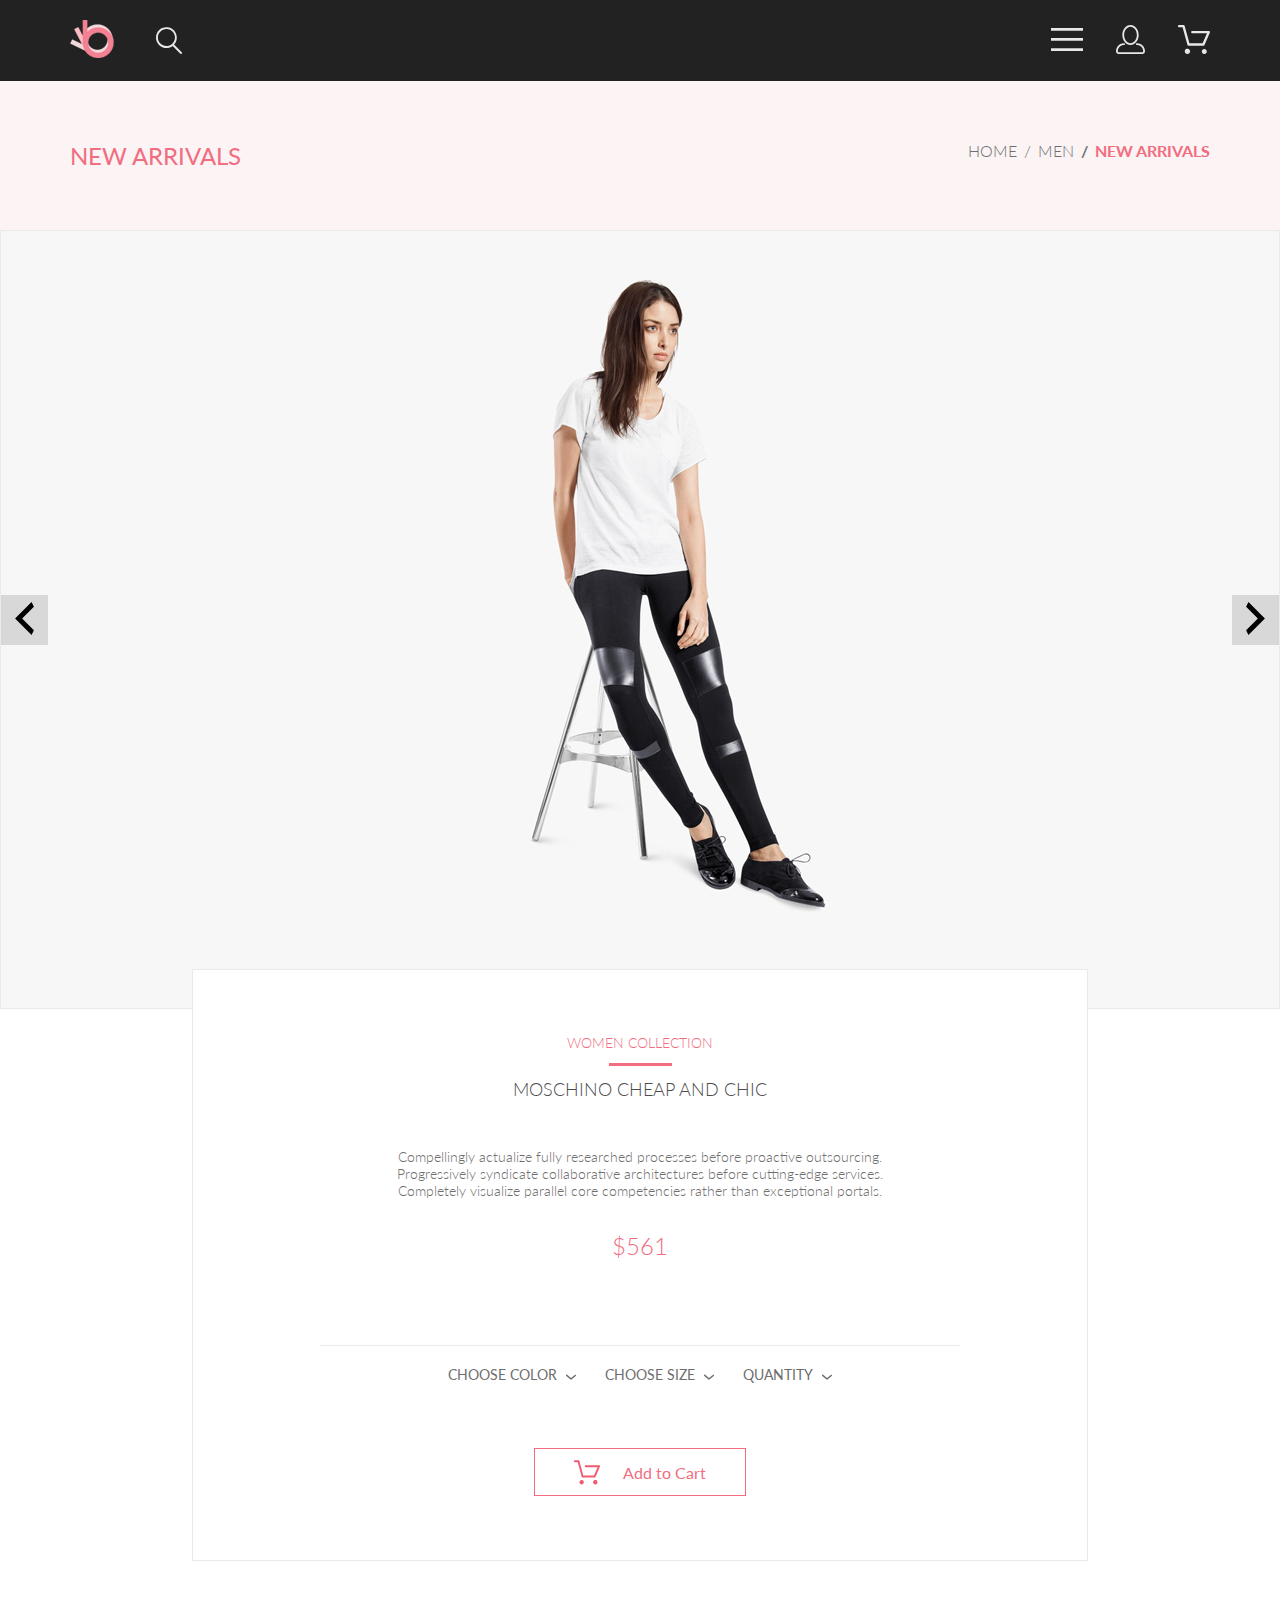
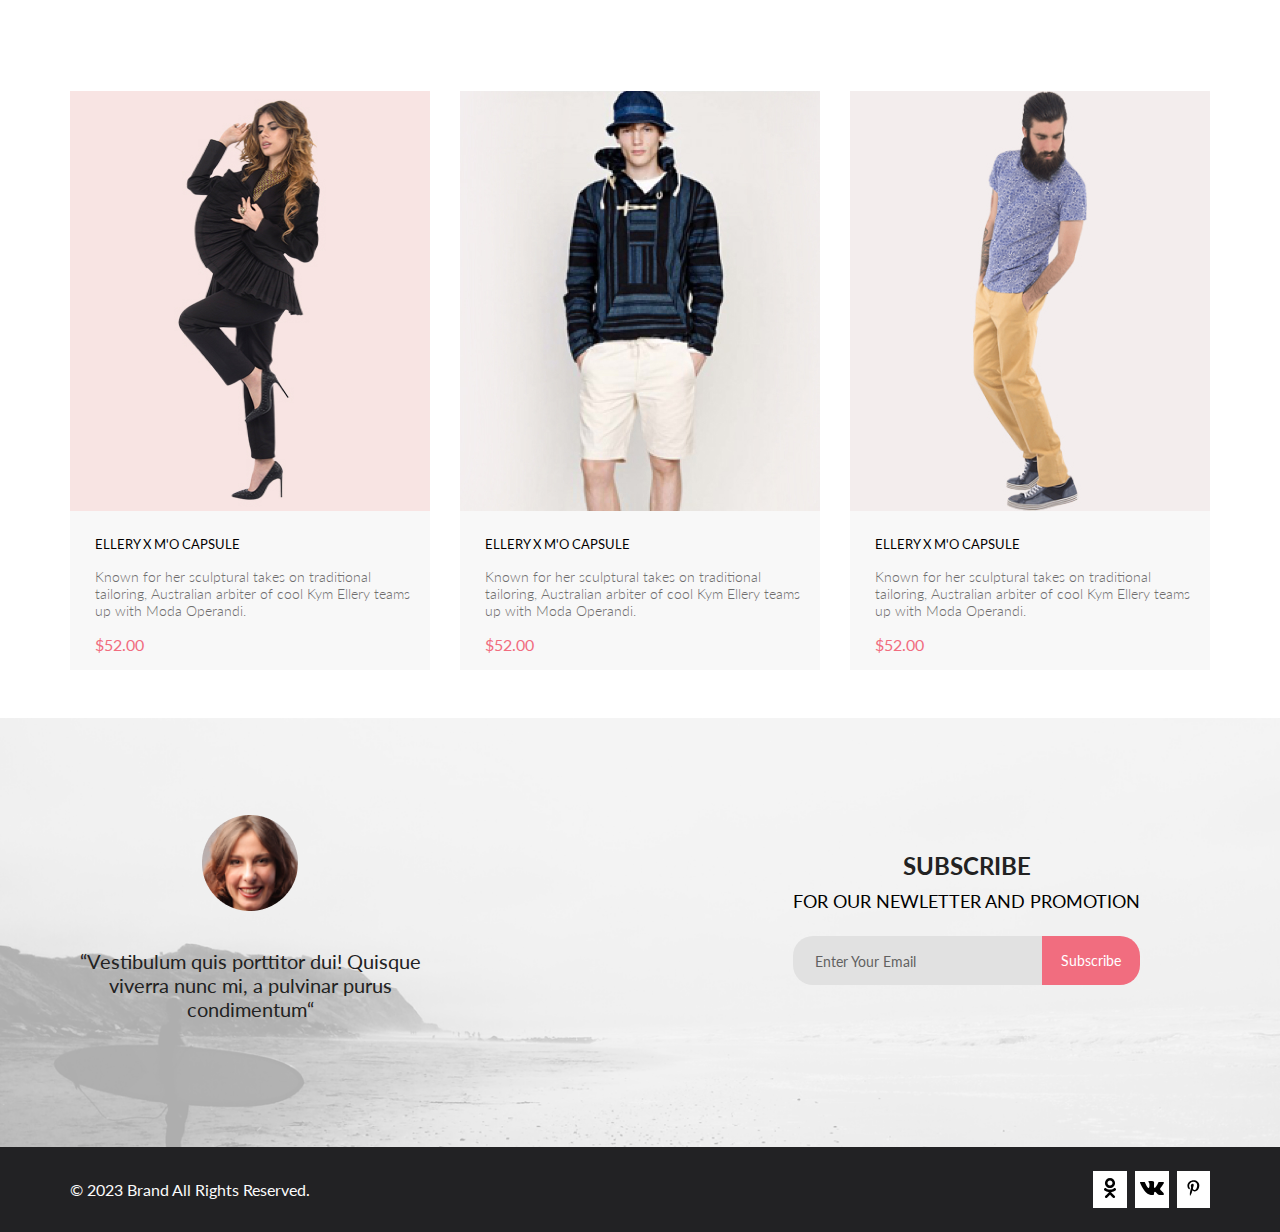
<file: seminar5-6/product.html>
<!DOCTYPE html>
<html lang="en">
  <head>
    <meta charset="UTF-8" />
    <meta http-equiv="X-UA-Compatible" content="IE=edge" />
    <meta name="viewport" content="width=device-width, initial-scale=1.0" />
    <title>Document</title>
    <link rel="preconnect" href="https://fonts.googleapis.com" />
    <link rel="preconnect" href="https://fonts.gstatic.com" crossorigin />
    <link
      href="https://fonts.googleapis.com/css2?family=Lato:wght@300;400;700;900&display=swap"
      rel="stylesheet" />
    <link rel="stylesheet" href="css/reset.css" />
    <link rel="stylesheet" href="css/style.css" />
  </head>

  <body>
    <div class="wrapper">
      <header class="header center">
        <div class="header__left">
          <a href="index.html" class="header__logo">
            <svg
              width="44"
              height="38"
              viewBox="0 0 44 38"
              fill="none"
              xmlns="http://www.w3.org/2000/svg"
              xmlns:xlink="http://www.w3.org/1999/xlink">
              <rect width="44" height="38" fill="url(#pattern0)" />
              <defs>
                <pattern id="pattern0" patternContentUnits="objectBoundingBox" width="1" height="1">
                  <use xlink:href="#image0_190_1201" transform="scale(0.0227273 0.0263158)" />
                </pattern>
                <image
                  id="image0_190_1201"
                  width="44"
                  height="38"
                  xlink:href="[data-uri]" />
              </defs>
            </svg>
          </a>
          <svg
            class="header__search"
            width="27"
            height="28"
            viewBox="0 0 27 28"
            fill="none"
            xmlns="http://www.w3.org/2000/svg">
            <path
              d="M19.0589 17.6249C20.6705 15.8648 21.6275 13.6038 21.769 11.2215C21.9106 8.8392 21.2281 6.48075 19.8362 4.5422C18.4443 2.60365 16.4278 1.20306 14.1252 0.575643C11.8227 -0.0517774 9.37437 0.132183 7.19143 1.09663C5.0085 2.06108 3.22389 3.74727 2.1373 5.87205C1.05071 7.99682 0.728322 10.4308 1.22426 12.7652C1.72021 15.0996 3.00428 17.1922 4.86085 18.6917C6.71741 20.1912 9.0334 21.0063 11.4199 20.9999C13.6723 21.003 15.8638 20.269 17.6599 18.9099L25.4079 26.7169C25.4934 26.806 25.5958 26.8771 25.7091 26.926C25.8225 26.975 25.9444 27.0008 26.0679 27.0019C26.1916 27.0023 26.314 26.9772 26.4276 26.9282C26.5411 26.8792 26.6434 26.8072 26.7279 26.7169C26.9018 26.536 26.999 26.2949 26.999 26.0439C26.999 25.793 26.9018 25.5518 26.7279 25.3709L19.0589 17.6249ZM2.88589 10.4999C2.89873 8.81465 3.41021 7.17089 4.35586 5.77587C5.30151 4.38086 6.63899 3.29703 8.1997 2.66102C9.76042 2.02501 11.4745 1.86529 13.1258 2.202C14.7772 2.53871 16.2919 3.35678 17.479 4.55307C18.6661 5.74935 19.4725 7.27031 19.7965 8.92421C20.1204 10.5781 19.9475 12.2909 19.2995 13.8467C18.6515 15.4024 17.5574 16.7315 16.1551 17.6664C14.7529 18.6013 13.1052 19.1001 11.4199 19.0999C9.14843 19.0891 6.97409 18.1774 5.3741 16.5651C3.77412 14.9527 2.87924 12.7714 2.88589 10.4999Z"
              fill="#E8E8E8" />
          </svg>
        </div>
        <div class="header__right">
          <label class="header__btn" for="burger">
            <svg
              width="32"
              height="23"
              viewBox="0 0 32 23"
              fill="none"
              xmlns="http://www.w3.org/2000/svg">
              <path
                d="M0 23V20.31H32V23H0ZM0 12.76V10.07H32V12.76H0ZM0 2.69V0H32V2.69H0Z"
                fill="#E8E8E8" />
            </svg>
          </label>
          <input id="burger" type="checkbox" />
          <nav class="menu">
            <h3 class="menu__title-h3">MENU</h3>
            <h4 class="menu__title">MAN</h4>
            <ul class="menu__man">
              <li>
                <a href="catalog.html" class="menu__link menu__man-accessories">Accessories</a>
              </li>
              <li>
                <a href="catalog.html" class="menu__link menu__man-bags">Bags</a>
              </li>
              <li>
                <a href="catalog.html" class="menu__link menu__man-danim">Danim</a>
              </li>
              <li>
                <a href="catalog.html" class="menu__link menu__man-t-shirts">T-Shirts</a>
              </li>
            </ul>
            <h4 class="menu__title">WOMAN</h4>
            <ul class="menu__woman">
              <li>
                <a href="catalog.html" class="menu__link menu__woman-accessories">Accessories</a>
              </li>
              <li>
                <a href="catalog.html" class="menu__link menu__woman-jacets-coats">Jacets & Coats</a>
              </li>
              <li>
                <a href="catalog.html" class="menu__link menu__woman-polos">Polos</a>
              </li>
              <li>
                <a href="catalog.html" class="menu__link menu__woman-t-shirts">T-Shirts</a>
              </li>
              <li>
                <a href="catalog.html" class="menu__link menu__woman-shirts">Shirts</a>
              </li>
            </ul>
            <h4 class="menu__title">KIDS</h4>
            <ul class="menu__kids">
              <li>
                <a href="catalog.html" class="menu__link menu__kids-accessories">Accessories</a>
              </li>
              <li>
                <a href="catalog.html" class="menu__link menu__kids-jacets-coats">Jacets & Coats</a>
              </li>
              <li>
                <a href="catalog.html" class="menu__link menu__kids-polos">Polos</a>
              </li>
              <li>
                <a href="catalog.html" class="menu__link menu__kids-t-shirts">T-Shirts</a>
              </li>
              <li>
                <a href="catalog.html" class="menu__link menu__kids-shirts">Shirts</a>
              </li>
              <li>
                <a href="catalog.html" class="menu__link menu__kids-bags">Bags</a>
              </li>
            </ul>
          </nav>
          <a href="registration.html" class="header__registr">
            <svg
              class="header__forma"
              width="29"
              height="29"
              viewBox="0 0 29 29"
              fill="none"
              xmlns="http://www.w3.org/2000/svg">
              <path
                d="M14.5 19.937C19 19.937 22.656 15.464 22.656 9.968C22.656 4.472 19 0 14.5 0C13.3631 0.0217413 12.2463 0.303398 11.2351 0.823397C10.2239 1.34339 9.34507 2.08794 8.66602 3C7.12663 4.99573 6.30819 7.45381 6.34399 9.974C6.34399 15.465 10 19.937 14.5 19.937ZM14.5 1.813C18 1.813 20.844 5.472 20.844 9.969C20.844 14.466 17.998 18.125 14.5 18.125C11.002 18.125 8.15603 14.465 8.15503 9.969C8.15403 5.473 11 1.813 14.5 1.813ZM20.844 18.125C20.6036 18.125 20.373 18.2205 20.203 18.3905C20.033 18.5605 19.9375 18.7911 19.9375 19.0315C19.9375 19.2719 20.033 19.5025 20.203 19.6725C20.373 19.8425 20.6036 19.938 20.844 19.938C22.526 19.9399 24.1386 20.6088 25.3279 21.7982C26.5172 22.9875 27.1861 24.6 27.188 26.282C27.1875 26.5221 27.0918 26.7523 26.922 26.9221C26.7522 27.0918 26.5221 27.1875 26.282 27.188H2.71997C2.47985 27.1875 2.24975 27.0918 2.07996 26.9221C1.91016 26.7523 1.81449 26.5221 1.81396 26.282C1.81608 24.6001 2.48517 22.9877 3.67444 21.7985C4.86371 20.6092 6.47608 19.9401 8.15796 19.938C8.39824 19.938 8.62868 19.8425 8.79858 19.6726C8.96849 19.5027 9.06396 19.2723 9.06396 19.032C9.06396 18.7917 8.96849 18.5613 8.79858 18.3914C8.62868 18.2215 8.39824 18.126 8.15796 18.126C5.99541 18.1279 3.92201 18.9875 2.39258 20.5164C0.863144 22.0453 0.00264777 24.1185 0 26.281C0.000794067 27.0019 0.287502 27.693 0.797241 28.2027C1.30698 28.7125 1.99811 28.9992 2.71899 29H26.282C27.0027 28.9989 27.6936 28.7121 28.2031 28.2024C28.7126 27.6927 28.9992 27.0017 29 26.281C28.9974 24.1187 28.1372 22.0457 26.6083 20.5168C25.0793 18.9878 23.0063 18.1276 20.844 18.125Z"
                fill="#E8E8E8" />
            </svg>
          </a>
          <a href="cart.html" class="header__basket">
            <svg
              width="32"
              height="29"
              viewBox="0 0 32 29"
              fill="none"
              xmlns="http://www.w3.org/2000/svg">
              <path
                d="M26.1998 29C25.5521 28.9738 24.9404 28.6948 24.4961 28.2227C24.0518 27.7506 23.8103 27.1232 23.8234 26.475C23.8365 25.8269 24.1032 25.2097 24.5662 24.7559C25.0292 24.3022 25.6516 24.048 26.2999 24.048C26.9482 24.048 27.5706 24.3022 28.0336 24.7559C28.4966 25.2097 28.7633 25.8269 28.7764 26.475C28.7895 27.1232 28.5479 27.7506 28.1036 28.2227C27.6593 28.6948 27.0477 28.9738 26.3999 29H26.1998ZM6.75183 26.32C6.75183 25.79 6.90901 25.2718 7.20349 24.8311C7.49797 24.3904 7.91654 24.0469 8.40625 23.844C8.89596 23.6412 9.43484 23.5881 9.95471 23.6915C10.4746 23.7949 10.9521 24.0502 11.3269 24.425C11.7017 24.7998 11.957 25.2773 12.0604 25.7972C12.1638 26.317 12.1107 26.8559 11.9078 27.3456C11.705 27.8353 11.3615 28.2539 10.9208 28.5483C10.4801 28.8428 9.96194 29 9.43188 29C9.07977 29.0003 8.73102 28.9311 8.40564 28.7966C8.08026 28.662 7.7846 28.4646 7.53552 28.2158C7.28645 27.9669 7.08891 27.6713 6.9541 27.3461C6.81929 27.0208 6.74988 26.6721 6.74988 26.32H6.75183ZM10.5519 20.686C10.2924 20.6868 10.0398 20.6024 9.83301 20.4457C9.62617 20.2891 9.47648 20.0689 9.40686 19.819L4.57385 2.36401H1.18091C0.867422 2.36401 0.566761 2.23947 0.345093 2.01781C0.123425 1.79614 -0.00109863 1.49549 -0.00109863 1.18201C-0.00109863 0.868519 0.123425 0.567873 0.345093 0.346205C0.566761 0.124537 0.867422 5.81268e-06 1.18091 5.81268e-06H5.46191C5.7214 -0.00080736 5.97394 0.0837201 6.18066 0.240568C6.38739 0.397416 6.53674 0.617884 6.60583 0.868006L11.4388 18.323H24.6168L28.9999 8.27501H14.3999C14.2417 8.27961 14.0843 8.25242 13.9368 8.19507C13.7893 8.13771 13.6548 8.05134 13.5413 7.94108C13.4277 7.83082 13.3375 7.69891 13.2759 7.55315C13.2143 7.40739 13.1825 7.25075 13.1825 7.0925C13.1825 6.93426 13.2143 6.77762 13.2759 6.63186C13.3375 6.4861 13.4277 6.35419 13.5413 6.24393C13.6548 6.13367 13.7893 6.0473 13.9368 5.98994C14.0843 5.93259 14.2417 5.90541 14.3999 5.91001H30.8129C31.0086 5.90996 31.2011 5.95866 31.3733 6.05172C31.5454 6.14478 31.6917 6.27926 31.7988 6.44301C31.9067 6.60729 31.9723 6.79569 31.9897 6.99145C32.0072 7.18721 31.976 7.38424 31.8989 7.565L26.4939 19.977C26.4015 20.1876 26.2499 20.3668 26.0574 20.4927C25.8649 20.6186 25.6399 20.6858 25.4099 20.686H10.5519Z"
                fill="#E8E8E8" />
            </svg>
          </a>
        </div>
      </header>

      <header class="top-head center">
        <div class="top-head__heading">NEW ARRIVALS</div>
        <nav class="breadcrumbs">
          <a href="#" class="breadcrumbs__link"> HOME </a>
          <a href="#" class="breadcrumbs__link"> MEN </a>
          <a href="#" class="breadcrumbs__link breadcrumbs__link_site"> NEW ARRIVALS </a>
        </nav>
      </header>

      <main class="main">
        <section class="slider">
          <a href="#" class="slider_arrow"
            ><svg
              width="47"
              height="47"
              viewBox="0 0 31 31"
              fill="none"
              xmlns="http://www.w3.org/2000/svg">
              <path
                d="M21.6998 7.7499L13.9498 15.4999L21.6998 23.2499L20.1498 26.3499L9.2998 15.4999L20.1498 4.6499L21.6998 7.7499Z"
                fill="black" />
            </svg>
          </a>
          <div class="slider_img">
            <img src="img/product_photo.jpg" alt="product7" />
          </div>
          <a href="#" class="slider_arrow"
            ><svg
              width="47"
              height="47"
              viewBox="0 0 31 31"
              fill="none"
              xmlns="http://www.w3.org/2000/svg">
              <path
                d="M9.2998 23.2499L17.0498 15.4999L9.2998 7.7499L10.8498 4.6499L21.6998 15.4999L10.8498 26.3499L9.2998 23.2499Z"
                fill="black" />
            </svg>
          </a>
        </section>
        <section class="information center">
          <div class="information_item">
            <h2 class="title_small">WOMEN COLLECTION</h2>
            <div class="line1"></div>
            <h2 class="title_big">MOSCHINO CHEAP AND CHIC</h2>
            <p class="text">
              Compellingly actualize fully researched processes before proactive outsourcing.
              Progressively syndicate collaborative architectures before cutting-edge services.
              Completely visualize parallel core competencies rather than exceptional portals.
            </p>
            <p class="text_price">$561</p>
            <div class="line2"></div>
            <div class="sort">
              <div class="sort_item">
                <h3>CHOOSE COLOR</h3>
                <a href="#">
                  <svg
                    width="11"
                    height="6"
                    viewBox="0 0 11 6"
                    fill="none"
                    xmlns="http://www.w3.org/2000/svg">
                    <path
                      d="M5.00214 5.64846C4.83521 5.64879 4.67343 5.59016 4.54488 5.48275L0.258102 1.88021C0.112196 1.75791 0.0204417 1.58217 0.00302325 1.39165C-0.0143952 1.20112 0.0439493 1.01143 0.165221 0.864289C0.286493 0.717149 0.460759 0.624619 0.649682 0.607053C0.838605 0.589487 1.02671 0.648325 1.17262 0.770623L5.00214 3.9985L8.83167 0.885905C8.90475 0.826055 8.98884 0.781361 9.0791 0.754391C9.16937 0.727421 9.26403 0.718707 9.35764 0.72875C9.45126 0.738794 9.54198 0.767396 9.6246 0.812913C9.70722 0.85843 9.7801 0.919965 9.83906 0.993981C9.90449 1.06806 9.95405 1.15498 9.98462 1.24927C10.0152 1.34357 10.0261 1.44321 10.0167 1.54197C10.0073 1.64073 9.97784 1.73646 9.93005 1.82318C9.88227 1.9099 9.81724 1.98573 9.73904 2.04592L5.45225 5.52598C5.32002 5.61641 5.16154 5.65954 5.00214 5.64846V5.64846Z"
                      fill="#6F6E6E" />
                  </svg>
                </a>
              </div>
              <div class="sort_item">
                <h3>CHOOSE SIZE</h3>
                <a href="#"
                  ><svg
                    width="11"
                    height="6"
                    viewBox="0 0 11 6"
                    fill="none"
                    xmlns="http://www.w3.org/2000/svg">
                    <path
                      d="M5.00214 5.64846C4.83521 5.64879 4.67343 5.59016 4.54488 5.48275L0.258102 1.88021C0.112196 1.75791 0.0204417 1.58217 0.00302325 1.39165C-0.0143952 1.20112 0.0439493 1.01143 0.165221 0.864289C0.286493 0.717149 0.460759 0.624619 0.649682 0.607053C0.838605 0.589487 1.02671 0.648325 1.17262 0.770623L5.00214 3.9985L8.83167 0.885905C8.90475 0.826055 8.98884 0.781361 9.0791 0.754391C9.16937 0.727421 9.26403 0.718707 9.35764 0.72875C9.45126 0.738794 9.54198 0.767396 9.6246 0.812913C9.70722 0.85843 9.7801 0.919965 9.83906 0.993981C9.90449 1.06806 9.95405 1.15498 9.98462 1.24927C10.0152 1.34357 10.0261 1.44321 10.0167 1.54197C10.0073 1.64073 9.97784 1.73646 9.93005 1.82318C9.88227 1.9099 9.81724 1.98573 9.73904 2.04592L5.45225 5.52598C5.32002 5.61641 5.16154 5.65954 5.00214 5.64846V5.64846Z"
                      fill="#6F6E6E" />
                  </svg>
                </a>
              </div>
              <div class="sort_item">
                <h3>QUANTITY</h3>
                <a href="#"
                  ><svg
                    width="11"
                    height="6"
                    viewBox="0 0 11 6"
                    fill="none"
                    xmlns="http://www.w3.org/2000/svg">
                    <path
                      d="M5.00214 5.64846C4.83521 5.64879 4.67343 5.59016 4.54488 5.48275L0.258102 1.88021C0.112196 1.75791 0.0204417 1.58217 0.00302325 1.39165C-0.0143952 1.20112 0.0439493 1.01143 0.165221 0.864289C0.286493 0.717149 0.460759 0.624619 0.649682 0.607053C0.838605 0.589487 1.02671 0.648325 1.17262 0.770623L5.00214 3.9985L8.83167 0.885905C8.90475 0.826055 8.98884 0.781361 9.0791 0.754391C9.16937 0.727421 9.26403 0.718707 9.35764 0.72875C9.45126 0.738794 9.54198 0.767396 9.6246 0.812913C9.70722 0.85843 9.7801 0.919965 9.83906 0.993981C9.90449 1.06806 9.95405 1.15498 9.98462 1.24927C10.0152 1.34357 10.0261 1.44321 10.0167 1.54197C10.0073 1.64073 9.97784 1.73646 9.93005 1.82318C9.88227 1.9099 9.81724 1.98573 9.73904 2.04592L5.45225 5.52598C5.32002 5.61641 5.16154 5.65954 5.00214 5.64846V5.64846Z"
                      fill="#6F6E6E" />
                  </svg>
                </a>
              </div>
            </div>
            <a href="#" class="button_basket">
              <svg
                width="27"
                height="25"
                viewBox="0 0 27 25"
                fill="none"
                xmlns="http://www.w3.org/2000/svg">
                <path
                  d="M5.49847 22.185C5.50635 21.752 5.64091 21.3309 5.88519 20.9748C6.12947 20.6186 6.47261 20.3431 6.87158 20.1828C7.27055 20.0226 7.7076 19.9848 8.12781 20.0741C8.54802 20.1635 8.93269 20.376 9.23358 20.685C9.53447 20.994 9.73817 21.3857 9.81909 21.811C9.90002 22.2363 9.85453 22.6763 9.68842 23.0756C9.52231 23.475 9.24296 23.8161 8.88538 24.0559C8.52779 24.2957 8.10791 24.4237 7.67847 24.4237C7.38956 24.4211 7.10399 24.3611 6.83807 24.2472C6.57216 24.1333 6.3311 23.9676 6.12866 23.7597C5.92623 23.5518 5.76639 23.3057 5.65826 23.0355C5.55013 22.7653 5.49584 22.4763 5.49847 22.185ZM21.3045 24.4237C20.8711 24.4303 20.4453 24.3087 20.0797 24.074C19.7141 23.8393 19.4247 23.5017 19.2471 23.103C19.0696 22.7042 19.0117 22.2618 19.0806 21.8303C19.1496 21.3988 19.3423 20.9971 19.6351 20.6748C19.9278 20.3524 20.3077 20.1236 20.728 20.0165C21.1482 19.9095 21.5903 19.929 21.9997 20.0724C22.4091 20.2159 22.7679 20.4771 23.0317 20.8238C23.2956 21.1706 23.453 21.5877 23.4845 22.0236C23.5269 22.6155 23.3369 23.2004 22.9555 23.6523C22.7706 23.8745 22.5436 24.0574 22.2877 24.1901C22.0319 24.3227 21.7524 24.4025 21.4655 24.4247L21.3045 24.4237ZM8.59351 17.4855C8.38116 17.4851 8.17488 17.414 8.00671 17.2833C7.83855 17.1525 7.71792 16.9694 7.66351 16.7624L3.73651 2.19527H0.978516C0.719001 2.19527 0.470064 2.09128 0.28656 1.90622C0.103056 1.72116 0 1.47018 0 1.20847C0 0.946764 0.103056 0.695782 0.28656 0.510726C0.470064 0.325669 0.719001 0.22168 0.978516 0.22168H4.45752C4.66982 0.222254 4.876 0.293463 5.04413 0.424184C5.21226 0.554905 5.33295 0.737883 5.38751 0.944787L9.31451 15.5119H20.0185L23.5765 7.12665H11.7185C11.459 7.12665 11.2101 7.02266 11.0266 6.83761C10.8431 6.65255 10.74 6.40157 10.74 6.13986C10.74 5.87815 10.8431 5.62717 11.0266 5.44211C11.2101 5.25705 11.459 5.15306 11.7185 5.15306H25.0535C25.2131 5.15352 25.3701 5.19451 25.5099 5.27223C25.6497 5.34995 25.7679 5.46195 25.8535 5.59784C25.9413 5.73569 25.9945 5.89303 26.0084 6.05627C26.0224 6.21951 25.9966 6.38368 25.9335 6.53465L21.5425 16.8935C21.469 17.0684 21.3462 17.2177 21.1895 17.3229C21.0327 17.4281 20.8488 17.4846 20.6605 17.4855H8.59351Z"
                  fill="#EF5B70" />
              </svg>

              <h4>Add to Cart</h4>
            </a>
          </div>
        </section>

        <div class="product-box product-box_bottom center">
          <div class="product-items">
            <div class="product__item item">
              <div class="product__wrapper">
                <div class="product__inner">
                  <img class="product__img" src="img/02.jpg" alt="item img" />
                  <div class="product__basket">
                    <svg
                      class="product__basket-svg"
                      width="27"
                      height="25"
                      viewBox="0 0 27 25"
                      fill="none"
                      xmlns="http://www.w3.org/2000/svg">
                      <path
                        d="M21.8765 22.2662C21.9215 22.2549 21.9428 22.2339 21.9605 22.2129C21.9683 22.2037 21.9761 22.1946 21.9839 22.1855C22.0204 22.1438 22.0237 22.0553 22.0229 22.0105C22.0097 21.9044 21.9189 21.8315 21.8417 21.8315C21.838 21.8315 21.8341 21.8317 21.8317 21.8318C21.7536 21.8372 21.6658 21.9409 21.6724 22.0625C21.6818 22.1793 21.7679 22.2662 21.8397 22.2662H21.8765ZM8.22003 22.2599C8.31921 22.2599 8.39984 22.1655 8.39984 22.0496C8.39984 21.9341 8.31921 21.8401 8.22003 21.8401C8.12091 21.8401 8.04022 21.9341 8.04022 22.0496C8.04022 22.1655 8.12091 22.2599 8.22003 22.2599ZM21.9999 24.2662C21.9522 24.2662 21.8883 24.2662 21.8397 24.2662C20.7021 24.2662 19.7571 23.3545 19.677 22.198C19.5969 20.9929 20.4942 19.9183 21.6957 19.8364C21.7446 19.8331 21.7933 19.8315 21.8417 19.8315C22.9804 19.8315 23.9418 20.7324 24.0195 21.8884C24.051 22.4915 23.8746 23.0612 23.4903 23.5012C23.106 23.9575 22.5768 24.2177 21.9999 24.2662ZM8.22003 24.2599C7.01581 24.2599 6.04022 23.2709 6.04022 22.0496C6.04022 20.8291 7.01581 19.8401 8.22003 19.8401C9.42419 19.8401 10.3998 20.8291 10.3998 22.0496C10.3998 23.2709 9.42419 24.2599 8.22003 24.2599ZM21.1989 17.3938H9.13354C8.70062 17.3938 8.31635 17.1005 8.2038 16.6775L4.27802 2.24768H1.52222C0.993896 2.24768 0.561035 1.80859 0.561035 1.27039C0.561035 0.733032 0.993896 0.292969 1.52222 0.292969H4.99982C5.43182 0.292969 5.8161 0.586304 5.92859 1.01025L9.85443 15.4391H20.5581L24.1149 7.13379H12.2583C11.7291 7.13379 11.2962 6.69373 11.2962 6.15649C11.2962 5.61914 11.7291 5.17908 12.2583 5.17908H25.5891C25.9095 5.17908 26.2146 5.34192 26.3901 5.61914C26.5665 5.89539 26.5989 6.23743 26.4702 6.547L22.08 16.807C21.9198 17.1653 21.5832 17.3938 21.1989 17.3938Z"
                        fill="white" />
                    </svg>
                    <h6 class="product__basket-title">Add to Cart</h6>
                  </div>
                </div>
              </div>
              <a href="product.html">
                <div class="product__content">
                  <h6 class="product__content-title">ELLERY X M'O CAPSULE</h6>
                  <p class="product__content-text">
                    Known for her sculptural takes on traditional tailoring, Australian arbiter of
                    cool Kym Ellery teams up with Moda Operandi.
                  </p>
                  <p class="product__content-price">$52.00</p>
                </div>
              </a>
            </div>
            <div class="product__item item">
              <div class="product__wrapper">
                <div class="product__inner">
                  <img class="product__item-img" src="img/03.jpg" alt="item img" />
                  <div class="product__basket">
                    <svg
                      class="product__basket-svg"
                      width="27"
                      height="25"
                      viewBox="0 0 27 25"
                      fill="none"
                      xmlns="http://www.w3.org/2000/svg">
                      <path
                        d="M21.8765 22.2662C21.9215 22.2549 21.9428 22.2339 21.9605 22.2129C21.9683 22.2037 21.9761 22.1946 21.9839 22.1855C22.0204 22.1438 22.0237 22.0553 22.0229 22.0105C22.0097 21.9044 21.9189 21.8315 21.8417 21.8315C21.838 21.8315 21.8341 21.8317 21.8317 21.8318C21.7536 21.8372 21.6658 21.9409 21.6724 22.0625C21.6818 22.1793 21.7679 22.2662 21.8397 22.2662H21.8765ZM8.22003 22.2599C8.31921 22.2599 8.39984 22.1655 8.39984 22.0496C8.39984 21.9341 8.31921 21.8401 8.22003 21.8401C8.12091 21.8401 8.04022 21.9341 8.04022 22.0496C8.04022 22.1655 8.12091 22.2599 8.22003 22.2599ZM21.9999 24.2662C21.9522 24.2662 21.8883 24.2662 21.8397 24.2662C20.7021 24.2662 19.7571 23.3545 19.677 22.198C19.5969 20.9929 20.4942 19.9183 21.6957 19.8364C21.7446 19.8331 21.7933 19.8315 21.8417 19.8315C22.9804 19.8315 23.9418 20.7324 24.0195 21.8884C24.051 22.4915 23.8746 23.0612 23.4903 23.5012C23.106 23.9575 22.5768 24.2177 21.9999 24.2662ZM8.22003 24.2599C7.01581 24.2599 6.04022 23.2709 6.04022 22.0496C6.04022 20.8291 7.01581 19.8401 8.22003 19.8401C9.42419 19.8401 10.3998 20.8291 10.3998 22.0496C10.3998 23.2709 9.42419 24.2599 8.22003 24.2599ZM21.1989 17.3938H9.13354C8.70062 17.3938 8.31635 17.1005 8.2038 16.6775L4.27802 2.24768H1.52222C0.993896 2.24768 0.561035 1.80859 0.561035 1.27039C0.561035 0.733032 0.993896 0.292969 1.52222 0.292969H4.99982C5.43182 0.292969 5.8161 0.586304 5.92859 1.01025L9.85443 15.4391H20.5581L24.1149 7.13379H12.2583C11.7291 7.13379 11.2962 6.69373 11.2962 6.15649C11.2962 5.61914 11.7291 5.17908 12.2583 5.17908H25.5891C25.9095 5.17908 26.2146 5.34192 26.3901 5.61914C26.5665 5.89539 26.5989 6.23743 26.4702 6.547L22.08 16.807C21.9198 17.1653 21.5832 17.3938 21.1989 17.3938Z"
                        fill="white" />
                    </svg>
                    <h6 class="product__basket-title">Add to Cart</h6>
                  </div>
                </div>
              </div>
              <a href="product.html">
                <div class="product__content">
                  <h6 class="product__content-title">ELLERY X M'O CAPSULE</h6>
                  <p class="product__content-text">
                    Known for her sculptural takes on traditional tailoring, Australian arbiter of
                    cool Kym Ellery teams up with Moda Operandi.
                  </p>
                  <p class="product__content-price">$52.00</p>
                </div>
              </a>
            </div>
            <div class="product__item item">
              <div class="product__wrapper">
                <div class="product__inner">
                  <img class="product__item-img" src="img/04.jpg" alt="item img" />
                  <div class="product__basket">
                    <svg
                      class="product__basket-svg"
                      width="27"
                      height="25"
                      viewBox="0 0 27 25"
                      fill="none"
                      xmlns="http://www.w3.org/2000/svg">
                      <path
                        d="M21.8765 22.2662C21.9215 22.2549 21.9428 22.2339 21.9605 22.2129C21.9683 22.2037 21.9761 22.1946 21.9839 22.1855C22.0204 22.1438 22.0237 22.0553 22.0229 22.0105C22.0097 21.9044 21.9189 21.8315 21.8417 21.8315C21.838 21.8315 21.8341 21.8317 21.8317 21.8318C21.7536 21.8372 21.6658 21.9409 21.6724 22.0625C21.6818 22.1793 21.7679 22.2662 21.8397 22.2662H21.8765ZM8.22003 22.2599C8.31921 22.2599 8.39984 22.1655 8.39984 22.0496C8.39984 21.9341 8.31921 21.8401 8.22003 21.8401C8.12091 21.8401 8.04022 21.9341 8.04022 22.0496C8.04022 22.1655 8.12091 22.2599 8.22003 22.2599ZM21.9999 24.2662C21.9522 24.2662 21.8883 24.2662 21.8397 24.2662C20.7021 24.2662 19.7571 23.3545 19.677 22.198C19.5969 20.9929 20.4942 19.9183 21.6957 19.8364C21.7446 19.8331 21.7933 19.8315 21.8417 19.8315C22.9804 19.8315 23.9418 20.7324 24.0195 21.8884C24.051 22.4915 23.8746 23.0612 23.4903 23.5012C23.106 23.9575 22.5768 24.2177 21.9999 24.2662ZM8.22003 24.2599C7.01581 24.2599 6.04022 23.2709 6.04022 22.0496C6.04022 20.8291 7.01581 19.8401 8.22003 19.8401C9.42419 19.8401 10.3998 20.8291 10.3998 22.0496C10.3998 23.2709 9.42419 24.2599 8.22003 24.2599ZM21.1989 17.3938H9.13354C8.70062 17.3938 8.31635 17.1005 8.2038 16.6775L4.27802 2.24768H1.52222C0.993896 2.24768 0.561035 1.80859 0.561035 1.27039C0.561035 0.733032 0.993896 0.292969 1.52222 0.292969H4.99982C5.43182 0.292969 5.8161 0.586304 5.92859 1.01025L9.85443 15.4391H20.5581L24.1149 7.13379H12.2583C11.7291 7.13379 11.2962 6.69373 11.2962 6.15649C11.2962 5.61914 11.7291 5.17908 12.2583 5.17908H25.5891C25.9095 5.17908 26.2146 5.34192 26.3901 5.61914C26.5665 5.89539 26.5989 6.23743 26.4702 6.547L22.08 16.807C21.9198 17.1653 21.5832 17.3938 21.1989 17.3938Z"
                        fill="white" />
                    </svg>
                    <h6 class="product__basket-title">Add to Cart</h6>
                  </div>
                </div>
              </div>
              <a href="product.html">
                <div class="product__content">
                  <h6 class="product__content-title">ELLERY X M'O CAPSULE</h6>
                  <p class="product__content-text">
                    Known for her sculptural takes on traditional tailoring, Australian arbiter of
                    cool Kym Ellery teams up with Moda Operandi.
                  </p>
                  <p class="product__content-price">$52.00</p>
                </div>
              </a>
            </div>
          </div>
        </div>
      </main>

      <footer class="subscribe center">
        <figure class="subscribe__info">
          <div class="subscribe__info-img">
            <img src="img/footerphoto.png" alt="avatar" />
          </div>
          <figcaption class="subscribe__info-text">
            “Vestibulum quis porttitor dui! Quisque viverra nunc mi, a pulvinar purus condimentum“
          </figcaption>
        </figure>
        <div class="subscribe__promotion">
          <h3 class="subscribe__promotion-title">SUBSCRIBE</h3>
          <br />
          <p class="subscribe__promotion-text">FOR OUR NEWLETTER AND PROMOTION</p>
          <form class="subscribe__form" action="#">
            <input class="subscribe__form-email" type="email" placeholder="Enter Your Email" />
            <button class="subscribe__form-btn" type="submit">Subscribe</button>
          </form>
        </div>
      </footer>

      <footer class="footer center">
        <a href="#" class="footer__link">© 2023 Brand All Rights Reserved.</a>
        <div class="footer__social">
          <div class="social__wrapper">
            <a href="https://www.ok.cru" class="footer__social-link footer__ok">
              <svg xmlns="http://www.w3.org/2000/svg" width="24" height="24" viewBox="0 0 24 24">
                <path
                  fill="black"
                  d="M17.83 12.74c-.28-.57-1.07-1.05-2.12-.24c-1.43 1.14-3.71 1.14-3.71 1.14s-2.28 0-3.71-1.14c-1.05-.81-1.84-.33-2.12.24c-.5 1 .06 1.49 1.33 2.3c1.09.7 2.58.96 3.54 1.06l-.8.8C9.1 18.03 8 19.12 7.25 19.88c-.45.46-.45 1.19 0 1.62l.14.16c.45.45 1.19.45 1.64 0L12 18.68c1.15 1.13 2.24 2.22 3 2.98c.45.45 1.18.45 1.64 0l.13-.16c.46-.43.46-1.16 0-1.62l-2.98-2.98l-.79-.81c.95-.09 2.42-.36 3.5-1.05c1.27-.81 1.83-1.3 1.33-2.3M12 4.57c1.38 0 2.5 1.12 2.5 2.49c0 1.38-1.12 2.49-2.5 2.49S9.5 8.44 9.5 7.06c0-1.37 1.12-2.49 2.5-2.49m0 7.55c2.8 0 5.06-2.26 5.06-5.06a5.06 5.06 0 1 0-10.12 0c0 2.8 2.26 5.06 5.06 5.06Z" />
              </svg>
            </a>
          </div>
          <div class="social__wrapper">
            <a href="https://www.vk.com/" class="footer__social-link footer__vk">
              <svg xmlns="http://www.w3.org/2000/svg" width="24" height="24" viewBox="0 0 24 24">
                <path
                  class="st0"
                  d="M13.162 18.994c.609 0 .858-.406.851-.915-.031-1.917.714-2.949 2.059-1.604 1.488 1.488 1.796 2.519 3.603 2.519h3.2c.808 0 1.126-.26 1.126-.668 0-.863-1.421-2.386-2.625-3.504-1.686-1.565-1.765-1.602-.313-3.486 1.801-2.339 4.157-5.336 2.073-5.336h-3.981c-.772 0-.828.435-1.103 1.083-.995 2.347-2.886 5.387-3.604 4.922-.751-.485-.407-2.406-.35-5.261.015-.754.011-1.271-1.141-1.539-.629-.145-1.241-.205-1.809-.205-2.273 0-3.841.953-2.95 1.119 1.571.293 1.42 3.692 1.054 5.16-.638 2.556-3.036-2.024-4.035-4.305-.241-.548-.315-.974-1.175-.974h-3.255c-.492 0-.787.16-.787.516 0 .602 2.96 6.72 5.786 9.77 2.756 2.975 5.48 2.708 7.376 2.708z" />
              </svg>
            </a>
          </div>
          <div class="social__wrapper">
            <a href="https://ru.pinterest.com/" class="footer__social-link footer__pinterest">
              <svg
                width="13"
                height="16"
                viewBox="0 0 13 16"
                fill="none"
                xmlns="http://www.w3.org/2000/svg">
                <path
                  d="M6.7402 0.203125C3.55552 0.203125 0.408081 2.34063 0.408081 5.8C0.408081 8 1.63726 9.25 2.38221 9.25C2.68951 9.25 2.86643 8.3875 2.86643 8.14375C2.86643 7.85313 2.13079 7.23438 2.13079 6.025C2.13079 3.5125 4.03043 1.73125 6.48878 1.73125C8.60259 1.73125 10.167 2.94062 10.167 5.1625C10.167 6.82187 9.50585 9.93437 7.3641 9.93437C6.59121 9.93437 5.93006 9.37187 5.93006 8.56563C5.93006 7.38438 6.74951 6.24062 6.74951 5.02187C6.74951 2.95312 3.83487 3.32812 3.83487 5.82812C3.83487 6.35313 3.90006 6.93437 4.13286 7.4125C3.70451 9.26875 2.82919 12.0344 2.82919 13.9469C2.82919 14.5375 2.91299 15.1188 2.96886 15.7094C3.0744 15.8281 3.02163 15.8156 3.18304 15.7563C4.74744 13.6 4.69157 13.1781 5.39928 10.3562C5.78107 11.0875 6.76814 11.4812 7.55034 11.4812C10.8468 11.4812 12.3274 8.24688 12.3274 5.33125C12.3274 2.22813 9.66415 0.203125 6.7402 0.203125Z"
                  fill="black" />
              </svg>
            </a>
          </div>
        </div>
      </footer>
    </div>
  </body>
</html>
</file>
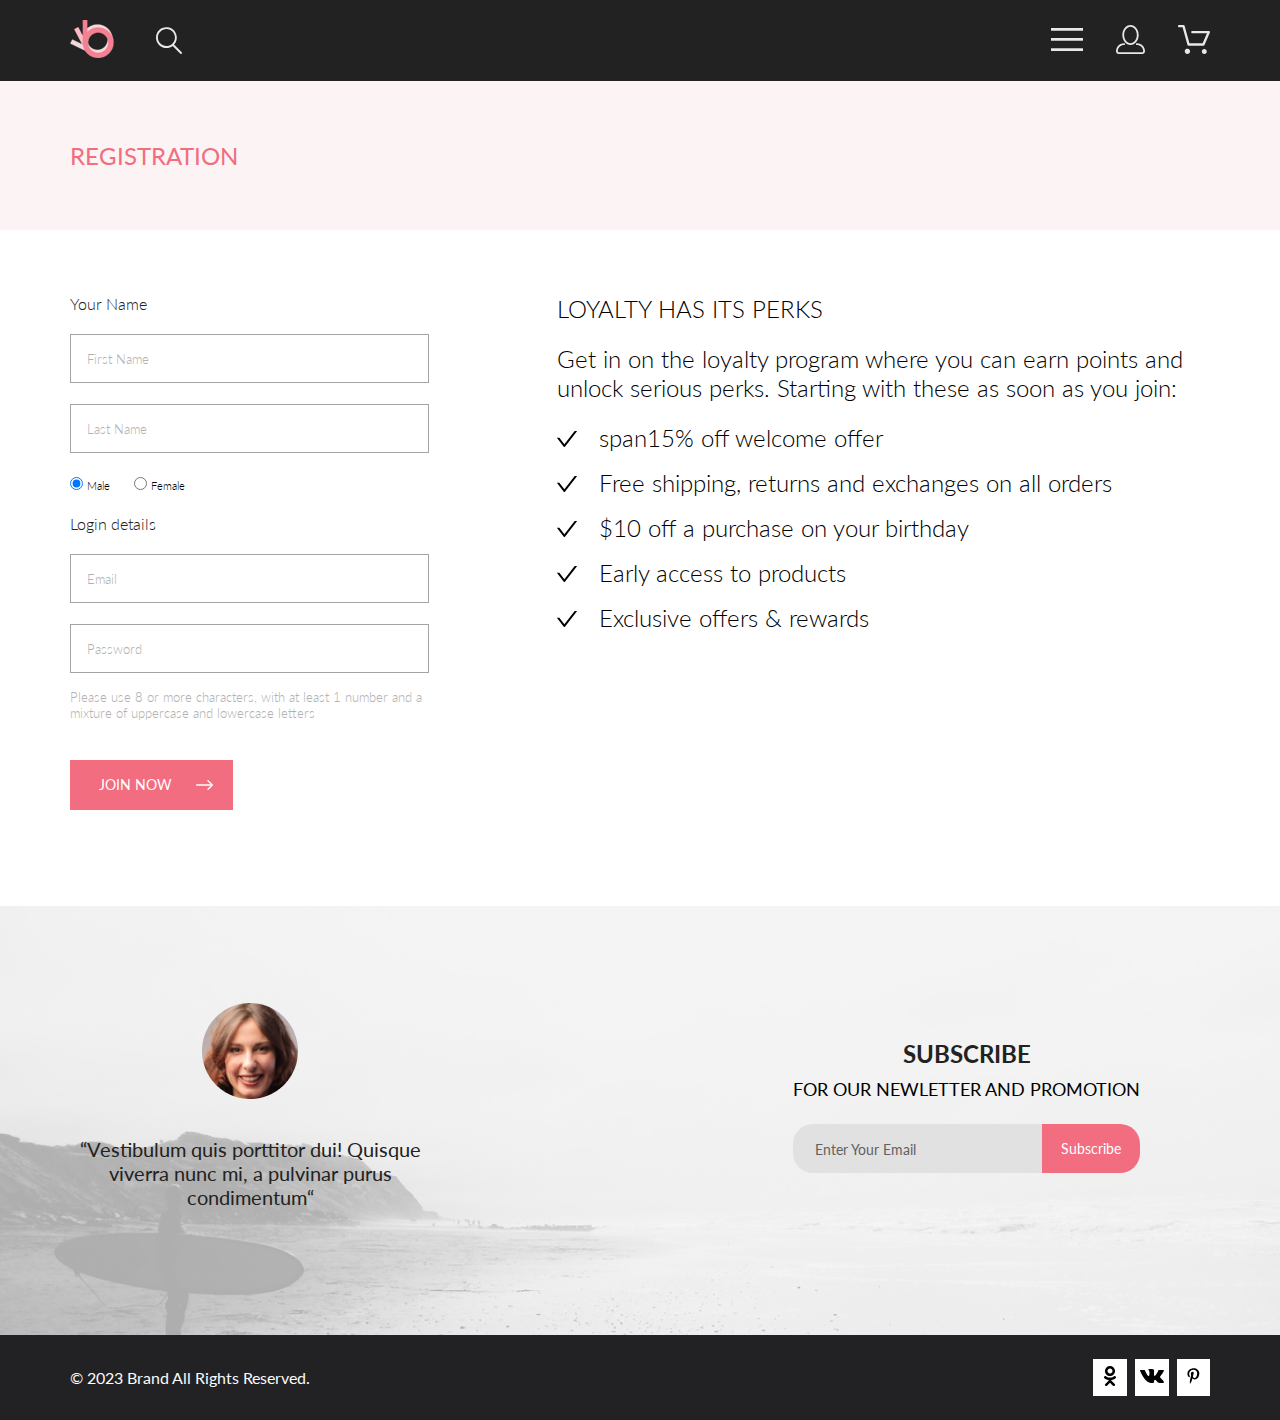
<file: seminar5-6/registration.html>
<!DOCTYPE html>
<html lang="en">
  <head>
    <meta charset="UTF-8" />
    <meta http-equiv="X-UA-Compatible" content="IE=edge" />
    <meta name="viewport" content="width=device-width, initial-scale=1.0" />
    <title>Document</title>
    <link rel="preconnect" href="https://fonts.googleapis.com" />
    <link rel="preconnect" href="https://fonts.gstatic.com" crossorigin />
    <link
      href="https://fonts.googleapis.com/css2?family=Lato:wght@300;400;700;900&display=swap"
      rel="stylesheet" />
    <link rel="stylesheet" href="css/reset.css" />
    <link rel="stylesheet" href="css/style.css" />
  </head>

  <body>
    <div class="wrapper">
      <header class="header center">
        <div class="header__left">
          <a href="index.html" class="header__logo">
            <svg
              width="44"
              height="38"
              viewBox="0 0 44 38"
              fill="none"
              xmlns="http://www.w3.org/2000/svg"
              xmlns:xlink="http://www.w3.org/1999/xlink">
              <rect width="44" height="38" fill="url(#pattern0)" />
              <defs>
                <pattern id="pattern0" patternContentUnits="objectBoundingBox" width="1" height="1">
                  <use xlink:href="#image0_190_1201" transform="scale(0.0227273 0.0263158)" />
                </pattern>
                <image
                  id="image0_190_1201"
                  width="44"
                  height="38"
                  xlink:href="[data-uri]" />
              </defs>
            </svg>
          </a>
          <svg
            class="header__search"
            width="27"
            height="28"
            viewBox="0 0 27 28"
            fill="none"
            xmlns="http://www.w3.org/2000/svg">
            <path
              d="M19.0589 17.6249C20.6705 15.8648 21.6275 13.6038 21.769 11.2215C21.9106 8.8392 21.2281 6.48075 19.8362 4.5422C18.4443 2.60365 16.4278 1.20306 14.1252 0.575643C11.8227 -0.0517774 9.37437 0.132183 7.19143 1.09663C5.0085 2.06108 3.22389 3.74727 2.1373 5.87205C1.05071 7.99682 0.728322 10.4308 1.22426 12.7652C1.72021 15.0996 3.00428 17.1922 4.86085 18.6917C6.71741 20.1912 9.0334 21.0063 11.4199 20.9999C13.6723 21.003 15.8638 20.269 17.6599 18.9099L25.4079 26.7169C25.4934 26.806 25.5958 26.8771 25.7091 26.926C25.8225 26.975 25.9444 27.0008 26.0679 27.0019C26.1916 27.0023 26.314 26.9772 26.4276 26.9282C26.5411 26.8792 26.6434 26.8072 26.7279 26.7169C26.9018 26.536 26.999 26.2949 26.999 26.0439C26.999 25.793 26.9018 25.5518 26.7279 25.3709L19.0589 17.6249ZM2.88589 10.4999C2.89873 8.81465 3.41021 7.17089 4.35586 5.77587C5.30151 4.38086 6.63899 3.29703 8.1997 2.66102C9.76042 2.02501 11.4745 1.86529 13.1258 2.202C14.7772 2.53871 16.2919 3.35678 17.479 4.55307C18.6661 5.74935 19.4725 7.27031 19.7965 8.92421C20.1204 10.5781 19.9475 12.2909 19.2995 13.8467C18.6515 15.4024 17.5574 16.7315 16.1551 17.6664C14.7529 18.6013 13.1052 19.1001 11.4199 19.0999C9.14843 19.0891 6.97409 18.1774 5.3741 16.5651C3.77412 14.9527 2.87924 12.7714 2.88589 10.4999Z"
              fill="#E8E8E8" />
          </svg>
        </div>
        <div class="header__right">
          <label class="header__btn" for="burger">
            <svg
              width="32"
              height="23"
              viewBox="0 0 32 23"
              fill="none"
              xmlns="http://www.w3.org/2000/svg">
              <path
                d="M0 23V20.31H32V23H0ZM0 12.76V10.07H32V12.76H0ZM0 2.69V0H32V2.69H0Z"
                fill="#E8E8E8" />
            </svg>
          </label>
          <input id="burger" type="checkbox" />
          <nav class="menu">
            <h3 class="menu__title-h3">MENU</h3>
            <h4 class="menu__title">MAN</h4>
            <ul class="menu__man">
              <li>
                <a href="catalog.html" class="menu__link menu__man-accessories">Accessories</a>
              </li>
              <li>
                <a href="catalog.html" class="menu__link menu__man-bags">Bags</a>
              </li>
              <li>
                <a href="catalog.html" class="menu__link menu__man-danim">Danim</a>
              </li>
              <li>
                <a href="catalog.html" class="menu__link menu__man-t-shirts">T-Shirts</a>
              </li>
            </ul>
            <h4 class="menu__title">WOMAN</h4>
            <ul class="menu__woman">
              <li>
                <a href="catalog.html" class="menu__link menu__woman-accessories">Accessories</a>
              </li>
              <li>
                <a href="catalog.html" class="menu__link menu__woman-jacets-coats">Jacets & Coats</a>
              </li>
              <li>
                <a href="catalog.html" class="menu__link menu__woman-polos">Polos</a>
              </li>
              <li>
                <a href="catalog.html" class="menu__link menu__woman-t-shirts">T-Shirts</a>
              </li>
              <li>
                <a href="catalog.html" class="menu__link menu__woman-shirts">Shirts</a>
              </li>
            </ul>
            <h4 class="menu__title">KIDS</h4>
            <ul class="menu__kids">
              <li>
                <a href="catalog.html" class="menu__link menu__kids-accessories">Accessories</a>
              </li>
              <li>
                <a href="catalog.html" class="menu__link menu__kids-jacets-coats">Jacets & Coats</a>
              </li>
              <li>
                <a href="catalog.html" class="menu__link menu__kids-polos">Polos</a>
              </li>
              <li>
                <a href="catalog.html" class="menu__link menu__kids-t-shirts">T-Shirts</a>
              </li>
              <li>
                <a href="catalog.html" class="menu__link menu__kids-shirts">Shirts</a>
              </li>
              <li>
                <a href="catalog.html" class="menu__link menu__kids-bags">Bags</a>
              </li>
            </ul>
          </nav>
          <a href="registration.html" class="header__registr">
            <svg
              class="header__forma"
              width="29"
              height="29"
              viewBox="0 0 29 29"
              fill="none"
              xmlns="http://www.w3.org/2000/svg">
              <path
                d="M14.5 19.937C19 19.937 22.656 15.464 22.656 9.968C22.656 4.472 19 0 14.5 0C13.3631 0.0217413 12.2463 0.303398 11.2351 0.823397C10.2239 1.34339 9.34507 2.08794 8.66602 3C7.12663 4.99573 6.30819 7.45381 6.34399 9.974C6.34399 15.465 10 19.937 14.5 19.937ZM14.5 1.813C18 1.813 20.844 5.472 20.844 9.969C20.844 14.466 17.998 18.125 14.5 18.125C11.002 18.125 8.15603 14.465 8.15503 9.969C8.15403 5.473 11 1.813 14.5 1.813ZM20.844 18.125C20.6036 18.125 20.373 18.2205 20.203 18.3905C20.033 18.5605 19.9375 18.7911 19.9375 19.0315C19.9375 19.2719 20.033 19.5025 20.203 19.6725C20.373 19.8425 20.6036 19.938 20.844 19.938C22.526 19.9399 24.1386 20.6088 25.3279 21.7982C26.5172 22.9875 27.1861 24.6 27.188 26.282C27.1875 26.5221 27.0918 26.7523 26.922 26.9221C26.7522 27.0918 26.5221 27.1875 26.282 27.188H2.71997C2.47985 27.1875 2.24975 27.0918 2.07996 26.9221C1.91016 26.7523 1.81449 26.5221 1.81396 26.282C1.81608 24.6001 2.48517 22.9877 3.67444 21.7985C4.86371 20.6092 6.47608 19.9401 8.15796 19.938C8.39824 19.938 8.62868 19.8425 8.79858 19.6726C8.96849 19.5027 9.06396 19.2723 9.06396 19.032C9.06396 18.7917 8.96849 18.5613 8.79858 18.3914C8.62868 18.2215 8.39824 18.126 8.15796 18.126C5.99541 18.1279 3.92201 18.9875 2.39258 20.5164C0.863144 22.0453 0.00264777 24.1185 0 26.281C0.000794067 27.0019 0.287502 27.693 0.797241 28.2027C1.30698 28.7125 1.99811 28.9992 2.71899 29H26.282C27.0027 28.9989 27.6936 28.7121 28.2031 28.2024C28.7126 27.6927 28.9992 27.0017 29 26.281C28.9974 24.1187 28.1372 22.0457 26.6083 20.5168C25.0793 18.9878 23.0063 18.1276 20.844 18.125Z"
                fill="#E8E8E8" />
            </svg>
          </a>
          <a href="cart.html" class="header__basket">
            <svg
              width="32"
              height="29"
              viewBox="0 0 32 29"
              fill="none"
              xmlns="http://www.w3.org/2000/svg">
              <path
                d="M26.1998 29C25.5521 28.9738 24.9404 28.6948 24.4961 28.2227C24.0518 27.7506 23.8103 27.1232 23.8234 26.475C23.8365 25.8269 24.1032 25.2097 24.5662 24.7559C25.0292 24.3022 25.6516 24.048 26.2999 24.048C26.9482 24.048 27.5706 24.3022 28.0336 24.7559C28.4966 25.2097 28.7633 25.8269 28.7764 26.475C28.7895 27.1232 28.5479 27.7506 28.1036 28.2227C27.6593 28.6948 27.0477 28.9738 26.3999 29H26.1998ZM6.75183 26.32C6.75183 25.79 6.90901 25.2718 7.20349 24.8311C7.49797 24.3904 7.91654 24.0469 8.40625 23.844C8.89596 23.6412 9.43484 23.5881 9.95471 23.6915C10.4746 23.7949 10.9521 24.0502 11.3269 24.425C11.7017 24.7998 11.957 25.2773 12.0604 25.7972C12.1638 26.317 12.1107 26.8559 11.9078 27.3456C11.705 27.8353 11.3615 28.2539 10.9208 28.5483C10.4801 28.8428 9.96194 29 9.43188 29C9.07977 29.0003 8.73102 28.9311 8.40564 28.7966C8.08026 28.662 7.7846 28.4646 7.53552 28.2158C7.28645 27.9669 7.08891 27.6713 6.9541 27.3461C6.81929 27.0208 6.74988 26.6721 6.74988 26.32H6.75183ZM10.5519 20.686C10.2924 20.6868 10.0398 20.6024 9.83301 20.4457C9.62617 20.2891 9.47648 20.0689 9.40686 19.819L4.57385 2.36401H1.18091C0.867422 2.36401 0.566761 2.23947 0.345093 2.01781C0.123425 1.79614 -0.00109863 1.49549 -0.00109863 1.18201C-0.00109863 0.868519 0.123425 0.567873 0.345093 0.346205C0.566761 0.124537 0.867422 5.81268e-06 1.18091 5.81268e-06H5.46191C5.7214 -0.00080736 5.97394 0.0837201 6.18066 0.240568C6.38739 0.397416 6.53674 0.617884 6.60583 0.868006L11.4388 18.323H24.6168L28.9999 8.27501H14.3999C14.2417 8.27961 14.0843 8.25242 13.9368 8.19507C13.7893 8.13771 13.6548 8.05134 13.5413 7.94108C13.4277 7.83082 13.3375 7.69891 13.2759 7.55315C13.2143 7.40739 13.1825 7.25075 13.1825 7.0925C13.1825 6.93426 13.2143 6.77762 13.2759 6.63186C13.3375 6.4861 13.4277 6.35419 13.5413 6.24393C13.6548 6.13367 13.7893 6.0473 13.9368 5.98994C14.0843 5.93259 14.2417 5.90541 14.3999 5.91001H30.8129C31.0086 5.90996 31.2011 5.95866 31.3733 6.05172C31.5454 6.14478 31.6917 6.27926 31.7988 6.44301C31.9067 6.60729 31.9723 6.79569 31.9897 6.99145C32.0072 7.18721 31.976 7.38424 31.8989 7.565L26.4939 19.977C26.4015 20.1876 26.2499 20.3668 26.0574 20.4927C25.8649 20.6186 25.6399 20.6858 25.4099 20.686H10.5519Z"
                fill="#E8E8E8" />
            </svg>
          </a>
        </div>
      </header>

      <header class="top-head center">
        <div class="top-head__heading">REGISTRATION</div>
      </header>

      <main class="registration-box center">
        <form action="" class="registration__form">
          <label for="registration__name" class="registration__label"> Your Name </label>
          <input
            id="registration__name"
            class="registration__input"
            type="text"
            placeholder="First Name" />
          <input class="registration__input" type="text" placeholder="Last Name" />

          <div class="registration__checkboks check__gender">
            <input type="radio" name="gender" id="men" checked />
            <label class="registration__check_label" for="men">Male</label>
            <input type="radio" name="gender" id="women" />
            <label class="registration__check_label" for="women">Female</label>
          </div>

          <label for="" class="registration__label"> Login details </label>
          <input class="registration__input" type="email" placeholder="Email" />
          <input class="registration__input" type="password" placeholder="Password" />
          <p class="registration__text">
            Please use 8 or more characters, with at least 1 number and a mixture of uppercase and
            lowercase letters
          </p>
          <button class="registration__btn" type="submit">
            JOIN NOW
            <svg
              width="17"
              height="10"
              viewBox="0 0 17 10"
              fill="none"
              xmlns="http://www.w3.org/2000/svg">
              <path
                fill-rule="evenodd"
                clip-rule="evenodd"
                d="M11.54 0.208095C11.6058 0.142131 11.684 0.0897967 11.77 0.0540883C11.8561 0.01838 11.9483 0 12.0415 0C12.1347 0 12.2269 0.01838 12.313 0.0540883C12.399 0.0897967 12.4772 0.142131 12.543 0.208095L16.7929 4.458C16.8589 4.5238 16.9112 4.60196 16.9469 4.68802C16.9826 4.77407 17.001 4.86632 17.001 4.95949C17.001 5.05266 16.9826 5.14491 16.9469 5.23097C16.9112 5.31702 16.8589 5.39518 16.7929 5.46098L12.543 9.71089C12.41 9.84389 12.2296 9.91861 12.0415 9.91861C11.8534 9.91861 11.673 9.84389 11.54 9.71089C11.407 9.57788 11.3323 9.39749 11.3323 9.2094C11.3323 9.0213 11.407 8.84091 11.54 8.70791L15.2898 4.95949L11.54 1.21107C11.474 1.14528 11.4217 1.06711 11.386 0.981059C11.3503 0.895005 11.3319 0.802752 11.3319 0.709584C11.3319 0.616415 11.3503 0.524162 11.386 0.438109C11.4217 0.352055 11.474 0.273891 11.54 0.208095V0.208095Z"
                fill="white" />
              <path
                fill-rule="evenodd"
                clip-rule="evenodd"
                d="M0 4.95948C0 4.77162 0.0746263 4.59146 0.207462 4.45862C0.340297 4.32579 0.52046 4.25116 0.708318 4.25116H15.583C15.7708 4.25116 15.951 4.32579 16.0838 4.45862C16.2167 4.59146 16.2913 4.77162 16.2913 4.95948C16.2913 5.14734 16.2167 5.3275 16.0838 5.46033C15.951 5.59317 15.7708 5.6678 15.583 5.6678H0.708318C0.52046 5.6678 0.340297 5.59317 0.207462 5.46033C0.0746263 5.3275 0 5.14734 0 4.95948Z"
                fill="white" />
            </svg>
          </button>
        </form>
        <div class="loyalty">
          <h1 class="loyalty__heading">LOYALTY HAS ITS PERKS</h1>
          <p class="loyalty__text">
            Get in on the loyalty program where you can earn points and unlock serious perks. Starting
            with these as soon as you join:
          </p>
          <div class="loyalty__items">
            <p class="loyalty__item">span15% off welcome offer</p>
            <p class="loyalty__item">Free shipping, returns and exchanges on all orders</p>
            <p class="loyalty__item">$10 off a purchase on your birthday</p>
            <p class="loyalty__item">Early access to products</p>
            <p class="loyalty__item">Exclusive offers & rewards</p>
          </div>
        </div>
      </main>
      <footer class="subscribe center">
        <figure class="subscribe__info">
          <div class="subscribe__info-img">
            <img src="img/footerphoto.png" alt="avatar" />
          </div>
          <figcaption class="subscribe__info-text">
            “Vestibulum quis porttitor dui! Quisque viverra nunc mi, a pulvinar purus condimentum“
          </figcaption>
        </figure>
        <div class="subscribe__promotion">
          <h3 class="subscribe__promotion-title">SUBSCRIBE</h3>
          <br />
          <p class="subscribe__promotion-text">FOR OUR NEWLETTER AND PROMOTION</p>
          <form class="subscribe__form" action="#">
            <input class="subscribe__form-email" type="email" placeholder="Enter Your Email" />
            <button class="subscribe__form-btn" type="submit">Subscribe</button>
          </form>
        </div>
      </footer>

      <footer class="footer center">
        <a href="#" class="footer__link">© 2023 Brand All Rights Reserved.</a>
        <div class="footer__social">
          <div class="social__wrapper">
            <a href="https://www.ok.cru" class="footer__social-link footer__ok">
              <svg xmlns="http://www.w3.org/2000/svg" width="24" height="24" viewBox="0 0 24 24">
                <path
                  fill="black"
                  d="M17.83 12.74c-.28-.57-1.07-1.05-2.12-.24c-1.43 1.14-3.71 1.14-3.71 1.14s-2.28 0-3.71-1.14c-1.05-.81-1.84-.33-2.12.24c-.5 1 .06 1.49 1.33 2.3c1.09.7 2.58.96 3.54 1.06l-.8.8C9.1 18.03 8 19.12 7.25 19.88c-.45.46-.45 1.19 0 1.62l.14.16c.45.45 1.19.45 1.64 0L12 18.68c1.15 1.13 2.24 2.22 3 2.98c.45.45 1.18.45 1.64 0l.13-.16c.46-.43.46-1.16 0-1.62l-2.98-2.98l-.79-.81c.95-.09 2.42-.36 3.5-1.05c1.27-.81 1.83-1.3 1.33-2.3M12 4.57c1.38 0 2.5 1.12 2.5 2.49c0 1.38-1.12 2.49-2.5 2.49S9.5 8.44 9.5 7.06c0-1.37 1.12-2.49 2.5-2.49m0 7.55c2.8 0 5.06-2.26 5.06-5.06a5.06 5.06 0 1 0-10.12 0c0 2.8 2.26 5.06 5.06 5.06Z" />
              </svg>
            </a>
          </div>
          <div class="social__wrapper">
            <a href="https://www.vk.com/" class="footer__social-link footer__vk">
              <svg xmlns="http://www.w3.org/2000/svg" width="24" height="24" viewBox="0 0 24 24">
                <path
                  class="st0"
                  d="M13.162 18.994c.609 0 .858-.406.851-.915-.031-1.917.714-2.949 2.059-1.604 1.488 1.488 1.796 2.519 3.603 2.519h3.2c.808 0 1.126-.26 1.126-.668 0-.863-1.421-2.386-2.625-3.504-1.686-1.565-1.765-1.602-.313-3.486 1.801-2.339 4.157-5.336 2.073-5.336h-3.981c-.772 0-.828.435-1.103 1.083-.995 2.347-2.886 5.387-3.604 4.922-.751-.485-.407-2.406-.35-5.261.015-.754.011-1.271-1.141-1.539-.629-.145-1.241-.205-1.809-.205-2.273 0-3.841.953-2.95 1.119 1.571.293 1.42 3.692 1.054 5.16-.638 2.556-3.036-2.024-4.035-4.305-.241-.548-.315-.974-1.175-.974h-3.255c-.492 0-.787.16-.787.516 0 .602 2.96 6.72 5.786 9.77 2.756 2.975 5.48 2.708 7.376 2.708z" />
              </svg>
            </a>
          </div>
          <div class="social__wrapper">
            <a href="https://ru.pinterest.com/" class="footer__social-link footer__pinterest">
              <svg
                width="13"
                height="16"
                viewBox="0 0 13 16"
                fill="none"
                xmlns="http://www.w3.org/2000/svg">
                <path
                  d="M6.7402 0.203125C3.55552 0.203125 0.408081 2.34063 0.408081 5.8C0.408081 8 1.63726 9.25 2.38221 9.25C2.68951 9.25 2.86643 8.3875 2.86643 8.14375C2.86643 7.85313 2.13079 7.23438 2.13079 6.025C2.13079 3.5125 4.03043 1.73125 6.48878 1.73125C8.60259 1.73125 10.167 2.94062 10.167 5.1625C10.167 6.82187 9.50585 9.93437 7.3641 9.93437C6.59121 9.93437 5.93006 9.37187 5.93006 8.56563C5.93006 7.38438 6.74951 6.24062 6.74951 5.02187C6.74951 2.95312 3.83487 3.32812 3.83487 5.82812C3.83487 6.35313 3.90006 6.93437 4.13286 7.4125C3.70451 9.26875 2.82919 12.0344 2.82919 13.9469C2.82919 14.5375 2.91299 15.1188 2.96886 15.7094C3.0744 15.8281 3.02163 15.8156 3.18304 15.7563C4.74744 13.6 4.69157 13.1781 5.39928 10.3562C5.78107 11.0875 6.76814 11.4812 7.55034 11.4812C10.8468 11.4812 12.3274 8.24688 12.3274 5.33125C12.3274 2.22813 9.66415 0.203125 6.7402 0.203125Z"
                  fill="black" />
              </svg>
            </a>
          </div>
        </div>
      </footer>
    </div>
  </body>
</html>
</file>
<file: seminar1-2/css/style.css>
.header {
  display: flex;
  flex-wrap: wrap;
}

.subscribe__promotion,
.subscribe__info,
.product__inner:hover .product__basket,
.product__wrapper,
.product-items,
.top {
  display: flex;
  align-items: center;
  justify-content: center;
}

.top-head,
.top .intro {
  display: flex;
  justify-content: center;
}

.subscribe__form-email::-moz-placeholder {
  display: flex;
  align-items: center;
}

.sort__check,
.filter__summary,
.catalog-box,
.footer,
.subscribe__form-email::placeholder,
.product-box,
.header__right,
.header__left {
  display: flex;
  align-items: center;
}

body {
  font-family: "Lato", sans-serif;
  font-style: normal;
}

.wrapper {
  position: relative;
  overflow: hidden;
}

summary {
  display: block;
}

summary::-webkit-details-marker {
  display: none;
}

.center {
  padding-left: calc(50% - 570px);
  padding-right: calc(50% - 570px);
}

@keyframes slide {
  0% {
    opacity: 0;
    transform: translate(0, -10px);
  }
  100% {
    opacity: 1;
    transform: translate(0, 0);
  }
}
.header {
  padding-top: 20px;
  padding-bottom: 20px;
  background-color: #222;
  justify-content: space-between;
}
.header__left {
  gap: 41px;
}
.header__right {
  gap: 33px;
}
.header__btn,
.header__forma,
.header__basket,
.header__search {
  color: #e8e8e8;
  transition: scale 0.3s;
}
.header__btn,
.header__basket,
.header__logo,
.header__search {
  cursor: pointer;
  transition: scale 0.3s;
}
.header__btn:active,
.header__logo:active,
.header__search:active,
.header__basket:active {
  transform: scale(0.9);
}
.header__basket {
  transition: scale 0.3s;
  position: relative;
}
.header #burger {
  position: absolute;
  visibility: hidden;
}
.header #burger:checked ~ .menu {
  right: 0;
}

.menu {
  position: absolute;
  z-index: 2;
  padding: 32px 0 32px 33px;
  top: 81px;
  right: -999px;
  width: 232px;
  background: #fff;
  box-shadow: -7px 7px 22px 4px rgba(0, 0, 0, 0.1);
}
.menu__title-h3 {
  font-weight: 700;
  font-size: 14px;
  line-height: 17px;
  color: #000;
  margin-bottom: 24px;
}
.menu__title {
  font-weight: 400;
  font-size: 14px;
  line-height: 17px;
  color: #f16d7f;
  margin-bottom: 12px;
}
.menu__link {
  font-weight: 400;
  font-size: 14px;
  line-height: 17px;
  color: #6f6e6e;
  margin-bottom: 11px;
  margin-left: 20px;
  transition: all 0.7s;
}
.menu__link:hover {
  text-decoration: underline;
  color: #000;
  font-weight: bold;
}
.menu__link:active {
  color: #f16d7f;
}
.menu__man,
.menu__woman,
.menu__kids {
  display: flex;
  flex-direction: column;
  gap: 9px;
  margin-bottom: 20px;
}

@keyframes pulse-regular {
  0% {
    transform: scale(1);
  }
  50% {
    transform: scale(1.1);
  }
  100% {
    transform: scale(1);
  }
}
.top {
  background: #f1e4e6;
  max-height: 100vh;
  margin-bottom: 65px;
}
.top__img {
  display: flex;
  align-items: flex-start;
  max-height: 90%;
  margin-left: -20%;
  width: 44.4%;
  background-size: 33%;
  background-position-x: 10px;
}
.top .intro {
  gap: 16px;
  animation: pulse-regular 2s ease 0s infinite normal backwards;
}
.top .intro__line {
  width: 12px;
  height: 92px;
  background: #f16d7f;
  margin-top: 12px;
}
.top .intro__title-text {
  font-weight: 900;
  font-size: 48px;
  line-height: 57.6px;
  color: #222;
}
.top .intro__title-text span {
  font-weight: 700;
  font-size: 32px;
  line-height: 38.4px;
}
.top .intro__title-text > span > span {
  color: #f16d7f;
}

.main {
  background: #fff;
}

.offers {
  flex-grow: 1;
  display: flex;
  flex-wrap: wrap;
  justify-content: space-between;
  margin-top: 65px;
  margin-bottom: 96px;
}
.offers__block {
  display: flex;
  justify-content: center;
  align-items: center;
}
.offers__block > a {
  font-size: 16px;
  line-height: 19px;
  color: #fff;
  text-align: center;
  text-decoration: none;
  display: flex;
  height: 100%;
  width: 100%;
  justify-content: center;
  flex-direction: column;
  text-transform: uppercase;
}
.offers__block span {
  font-size: 24px;
  color: #f16d7f;
  display: block;
  font-weight: 700;
  margin: 10px 0 0 0;
}
.offers__block-link {
  padding: 29.5% 0;
}
.offers__block-link-acces {
  padding: 5.8% 0;
}
.offers__block:not(:last-child) {
  width: 31.58%;
  margin: 0 0 2.63% 0;
}
.offers__block:last-child {
  width: 100%;
}
.offers__woman {
  background: url(../img/bg_for.png), url(../img/for_women.jpg);
  background-size: cover;
}
.offers__woman:hover {
  transform: scale(1.2) translate(0px, -20px);
  transition: 0.7s;
}
.offers__men {
  background: url(../img/bg_for.png), url(../img/for_men.jpg);
  background-size: cover;
}
.offers__men:hover {
  transform: scale(1.2) translate(0px, -20px);
  transition: 0.7s;
}
.offers__kids {
  background: url(../img/bg_for.png), url(../img/for_kids.jpg);
  background-size: cover;
}
.offers__kids:hover {
  transform: scale(1.2) translate(0px, -20px);
  transition: 0.7s;
}
.offers__accesories {
  background: url(../img/bg_acces.png), url(../img/accesories.jpg);
  background-size: cover;
}
.offers__accesories:hover {
  transform: scale(1.1) translate(0px, 20px);
  transition: 0.7s;
}

.product-box {
  flex-direction: column;
  margin-bottom: 48px;
}
.product-box__title {
  font-weight: 400;
  font-size: 30px;
  line-height: 36px;
  color: #222;
  margin-bottom: 6px;
}
.product-box__text {
  font-weight: 400;
  font-size: 14px;
  line-height: 17px;
  color: #6f6e6e;
  margin-bottom: 48px;
}
.product-box__btn {
  padding: 14px 38px;
  border: 1px solid #f16d7f;
  font-size: 16px;
  line-height: 19px;
  color: #f16d7f;
  display: flex;
  justify-content: center;
  margin: 48px 0 95px 0;
}
.product-box__btn:hover {
  background: #f16d7f;
  border: 1px solid #f16d7f;
  color: #fff;
}
.product-box__btn:active {
  transform: scale(0.96);
}

.product-items {
  flex-wrap: wrap;
  gap: 30px;
}

.product__item {
  width: 360px;
  display: flex;
  flex-direction: column;
  background-color: #f8f8f8;
}
.product__wrapper {
  background: #f7e4e2;
  width: 360px;
  height: 420px;
}
.product__item-img {
  -o-object-fit: cover;
  object-fit: cover;
}
.product__inner {
  position: relative;
  display: flex;
  cursor: pointer;
}
.product__inner::before {
  position: absolute;
  top: 0;
  left: 0;
  width: 100%;
  height: 100%;
  background: rgba(58, 56, 56, 0.86);
  opacity: 0;
  transition: opacity 0.7s;
  content: "";
}
.product__inner:hover::before {
  opacity: 1;
}
.product__basket {
  display: none;
  width: 138px;
  height: 43px;
  position: absolute;
  left: 30%;
  top: 45%;
  border: 1px solid #fff;
  transition: all 0.3s;
}
.product__basket:active {
  transform: scale(0.9);
  border: 1px solid #f16d7f;
}
.product__basket:active .product__basket-title {
  color: #f16d7f;
}
.product__basket:active .product__basket-svg path {
  fill: #f16d7f;
}
.product__basket-title {
  font-weight: 400;
  font-size: 14px;
  line-height: 17px;
  color: #fff;
}
.product__basket-svg {
  margin-right: 11px;
}
.product__items-item {
  background: #e8e8e8;
}
.product__content {
  padding: 25px 16px 19px 29px;
}
.product__content-title {
  font-weight: 400;
  font-size: 13px;
  line-height: 16px;
  color: #000;
  margin-bottom: 16px;
}
.product__content-text {
  font-weight: 300;
  font-size: 14px;
  line-height: 17px;
  color: #6f6e6e;
  margin-bottom: 16px;
}
.product__content-price {
  font-weight: 400;
  font-size: 16px;
  line-height: 19px;
  color: #f16d7f;
}

@keyframes wobble-hor-bottom {
  0%,
  100% {
    transform: translateX(0%);
    transform-origin: 50% 50%;
  }
  15% {
    transform: translateX(-30px) rotate(-6deg);
  }
  30% {
    transform: translateX(15px) rotate(6deg);
  }
  45% {
    transform: translateX(-15px) rotate(-3.6deg);
  }
  60% {
    transform: translateX(9px) rotate(2.4deg);
  }
  75% {
    transform: translateX(-6px) rotate(-1.2deg);
  }
}
.info {
  background: #222224;
}
.info__box {
  height: 341px;
  display: flex;
  justify-content: space-between;
  align-items: center;
}
.info__offer {
  width: 360px;
  height: 134px;
  display: flex;
  flex-direction: column;
  align-items: center;
  justify-content: space-between;
}
.info__offer h3 {
  font-size: 19.96px;
  line-height: 24px;
  font-weight: normal;
  color: #fbfbfb;
}
.info__offer p {
  font-weight: 300;
  font-size: 13.972px;
  line-height: 17px;
  color: #fbfbfb;
  text-align: center;
}
.info__img-animation {
  animation: wobble-hor-bottom 3s infinite both;
}

.subscribe {
  background-image: url(../img/bg_footer.png), url(../img/footer.jpg);
  background-position: center;
  background-size: cover;
  max-width: 100vw;
  padding-top: 97px;
  padding-bottom: 126px;
  display: flex;
  justify-content: space-between;
}
.subscribe__info {
  flex-direction: column;
}
.subscribe__info-img {
  margin-bottom: 38px;
}
.subscribe__info-text {
  font-weight: 400;
  font-size: 20px;
  line-height: 24px;
  text-align: center;
  color: #222;
  max-width: 360px;
}
.subscribe__promotion {
  flex-direction: column;
  margin-right: 70px;
}
.subscribe__promotion-title {
  font-weight: 700;
  font-size: 24px;
  line-height: 167.2%;
  text-align: center;
  color: #222;
}
.subscribe__promotion-text {
  font-weight: 400px;
  font-size: 18px;
  margin-bottom: 32px;
}
.subscribe__form {
  display: flex;
  width: 100%;
}
.subscribe__form-email {
  width: 74.4%;
  height: 49px;
  padding-left: 22px;
  background: #e1e1e1;
  border-top-left-radius: 20px;
  border-bottom-left-radius: 20px;
  border: none;
}
.subscribe__form-email::-moz-placeholder {
  font-weight: 400;
  font-size: 14px;
  line-height: 17px;
  color: #222;
  opacity: 0.67;
}
.subscribe__form-email::placeholder {
  font-weight: 400;
  font-size: 14px;
  line-height: 17px;
  color: #222;
  opacity: 0.67;
}
.subscribe__form-btn {
  font-weight: 400;
  font-size: 14px;
  line-height: 17px;
  color: #fff;
  padding: 0 8px;
  width: 29%;
  height: 49px;
  background: #f16d7f;
  border: 0;
  border-top-right-radius: 20px;
  border-bottom-right-radius: 20px;
  translate: all 0.3s;
}
.subscribe__form-btn:active {
  transform: scale(0.96);
}

.footer {
  background: #222224;
  padding-top: 24px;
  padding-bottom: 24px;
  justify-content: space-between;
}
.footer__link {
  font-weight: 400;
  font-size: 16px;
  line-height: 19px;
  color: #fbfbfb;
}
.footer__social {
  display: flex;
  gap: 8px;
}
.footer__social-link {
  transition: all 0.7s;
  display: block;
}
.footer__social-link:hover {
  background: #f16d7f;
}
.footer__social-link:hover path {
  fill: #fff;
}
.footer__social-link:active path {
  transform: scale(0.86);
}
.footer__social-link:active {
  transform: scale(0.86);
}
.footer__feacebook {
  padding: 8px 11.83px 9.28px 11.55px;
  background: #fff;
}
.footer__instagram {
  padding: 9.06px 8.6px 8.06px 7.94px;
  background: #fff;
}
.footer__pinterest {
  padding: 8.2px 9.6px 8.2px 9.93px;
  background: #fff;
}
.footer__twitter {
  padding: 9.5px 7.61px 9.5px 7.95px;
  background: #fff;
}

.top-head {
  background: #fbf3f4;
  padding-top: 60px;
  padding-bottom: 60px;
  justify-content: space-between;
}
.top-head__heading {
  font-style: normal;
  font-weight: 400;
  font-size: 24px;
  line-height: 29px;
  color: #f16d7f;
}

.breadcrumbs__link {
  font-style: normal;
  font-weight: 300;
  font-size: 14;
  line-height: 17px;
  color: #6f6e6e;
  transition: all 0.7s;
}
.breadcrumbs__link:nth-child(n + 2)::before {
  padding: 3px;
  color: #6f6e6e;
  content: "/";
}
.breadcrumbs__link:hover {
  color: #000;
  font-weight: bold;
}
.breadcrumbs__link_site {
  font-weight: 700;
  color: #f16d7f;
}

.slider {
  background-color: #f7f7f7;
  display: flex;
  justify-content: space-between;
  align-items: center;
  border: 1px solid #eaeaea;
}
.slider_arrow {
  background-color: rgba(42, 42, 42, 0.1490196078);
}
.slider_img {
  padding-top: 11px;
  padding-bottom: 42px;
}

.information {
  margin-top: -40px;
  margin-left: 15%;
  margin-bottom: 130px;
  margin-right: 15%;
  display: flex;
  justify-content: center;
  align-items: center;
  flex-direction: column;
  background-color: #fff;
  border: 1px solid #eaeaea;
}
.information_item {
  display: flex;
  justify-content: center;
  align-items: center;
  flex-direction: column;
}

.title_small {
  padding-top: 64px;
  padding-bottom: 12px;
  color: #f16d7f;
  font-size: 14px;
  font-family: Lato;
  font-style: normal;
  font-weight: 300;
  line-height: normal;
  text-align: center;
}

.line1 {
  width: 63px;
  height: 3px;
  background-color: #f16d7f;
}

.title_big {
  padding-top: 12px;
  padding-bottom: 48px;
  color: #4d4d4d;
  font-size: 18px;
  font-family: Lato;
  font-style: normal;
  font-weight: 300;
  line-height: normal;
  text-align: center;
}

.text {
  width: 550px;
  padding-bottom: 32px;
  color: #6f6e6e;
  text-align: center;
  font-size: 14px;
  font-family: Lato;
  font-style: normal;
  font-weight: 300;
  line-height: normal;
}

.text_price {
  padding-bottom: 65px;
  color: #f16d7f;
  font-size: 24px;
  font-family: Lato;
  font-style: normal;
  font-weight: 300;
  line-height: normal;
  text-align: center;
}

.line2 {
  width: 640px;
  height: 1px;
  background-color: #eaeaea;
  color: #eaeaea;
}

.button {
  height: 50px;
  border: 1px solid black;
}

.products-box {
  display: flex;
  justify-content: center;
  align-items: center;
}

.sort {
  padding-bottom: 65px;
  display: flex;
  justify-content: center;
  align-items: center;
  gap: 30px;
  color: #6f6e6e;
  font-size: 14px;
  font-family: Lato;
  font-style: normal;
  font-weight: 400;
  line-height: normal;
}
.sort_item {
  display: flex;
  justify-content: space-between;
  align-items: center;
  gap: 9px;
}

.button_basket {
  width: 212px;
  height: 48px;
  display: flex;
  justify-content: center;
  align-items: center;
  flex-direction: row;
  gap: 22px;
  margin-bottom: 64px;
  color: #f16d7f;
  border: 1px solid #f16d7f;
  background-color: white;
}

.button_basket:hover {
  color: white;
  background-color: #f16d7f;
}

.catalog-box {
  flex-direction: column;
  background: #fff;
  padding-bottom: 96px;
}

.filter-sort {
  width: 1140px;
  display: flex;
  gap: 30px;
}

.filter-box,
.sort-box {
  height: 132px;
  display: flex;
  gap: 30px;
  position: relative;
  width: 320px;
  padding-top: 40px;
}

.filter {
  padding-top: 13px;
  box-sizing: border-box;
  z-index: 10;
  width: 360px;
}
.filter__summary {
  gap: 11px;
  padding-left: 16px;
  cursor: pointer;
}
.filter__heading {
  color: #000;
  font-size: 14px;
  line-height: 17px;
  font-weight: 600;
  transition: color 0.7s;
}
.filter__summary {
  width: 27%;
}
.filter__summary:hover .filter__heading {
  color: #f16d7f;
}
.filter__summary:hover path {
  fill: #f16d7f;
}
.filter[open] .filter__heading {
  color: #f16d7f;
}
.filter[open] path {
  fill: #f16d7f;
}
.filter__content {
  background: #fff;
  padding: 13px 16px 16px;
}
.filter[open] {
  position: absolute;
  background: #fff;
  box-shadow: 6px 4px 35px rgba(0, 0, 0, 0.21);
  animation: slide 0.7s ease-in-out;
}
.filter__head {
  font-weight: 400;
  font-size: 14px;
  line-height: 17px;
  color: 6F6E6E;
  padding: 8px 11px 11px 11px;
  border-bottom: 1px solid #ebebeb;
  border-left: 5px solid #f16d7f;
  cursor: pointer;
  margin-bottom: 18px;
}
.filter__item[open] .filter__head {
  color: #f16d7f;
}
.filter__link-box {
  display: flex;
  flex-direction: column;
  gap: 11px;
  padding-left: 18px;
  margin-top: 24px;
  margin-bottom: 24px;
}
.filter__link {
  color: #6f6e6e;
  font-weight: 400;
  font-size: 14px;
  line-height: 17px;
  transition: all 0.7px;
}
.filter__link:hover {
  text-decoration: underline;
  color: #000;
  font-weight: bold;
}

.sort {
  display: flex;
  gap: 28px;
}
.sort__details {
  padding-top: 11px;
  position: relative;
}
.sort__summary {
  cursor: pointer;
  transition: all 0.7s;
}
.sort__summary:hover .sort__heading {
  color: #000;
  font-weight: 600;
}
.sort__summary:hover path {
  fill: #000;
}
.sort__heading {
  color: #6f6e6e;
  font-size: 14px;
  line-height: 17px;
  margin-right: 10px;
}
.sort__box-checks {
  background: #fff;
  box-shadow: 6px 4px 35px 0px rgba(0, 0, 0, 0.21);
  width: 79px;
  position: absolute;
  top: 33px;
  left: -9px;
  z-index: 2;
  padding: 12px 9px;
  display: flex;
  flex-direction: column;
  gap: 7px;
}
.sort__check {
  gap: 9px;
}
.sort__check:hover .sort__label {
  color: #000;
  font-weight: bold;
  text-decoration: underline;
}
.sort__input {
  cursor: pointer;
}
.sort__label {
  color: #6f6e6e;
  font-size: 14px;
  line-height: 16px;
  font-family: "Roboto", sans-serif;
}

.pagination {
  display: flex;
  gap: 17px;
  padding: 15px;
  border: 1px solid #ebebeb;
}
.pagination__link {
  color: #6f6e6e;
  font-size: 16px;
  line-height: 19px;
  font-weight: 300;
}
.pagination__link:hover {
  color: #f16d7f;
  font-weight: bold;
} /*# sourceMappingURL=style.css.map */
</file>
<file: seminar3-4/css/style.css>
.header {
  display: flex;
  flex-wrap: wrap;
}

.subscribe__promotion,
.subscribe__info,
.product__inner:hover .product__basket,
.product__wrapper,
.product-items,
.top {
  display: flex;
  align-items: center;
  justify-content: center;
}

.top-head,
.top .intro {
  display: flex;
  justify-content: center;
}

.subscribe__form-email::-moz-placeholder {
  display: flex;
  align-items: center;
}

.sort__check,
.filter__summary,
.catalog-box,
.footer,
.subscribe__form-email::placeholder,
.product-box,
.header__right,
.header__left {
  display: flex;
  align-items: center;
}

body {
  font-family: "Lato", sans-serif;
  font-style: normal;
}

.wrapper {
  position: relative;
  overflow: hidden;
}

summary {
  display: block;
}

summary::-webkit-details-marker {
  display: none;
}

.center {
  padding-left: calc(50% - 570px);
  padding-right: calc(50% - 570px);
}

@keyframes slide {
  0% {
    opacity: 0;
    transform: translate(0, -10px);
  }
  100% {
    opacity: 1;
    transform: translate(0, 0);
  }
}
.header {
  padding-top: 20px;
  padding-bottom: 20px;
  background-color: #222;
  justify-content: space-between;
}
.header__left {
  gap: 41px;
}
.header__right {
  gap: 33px;
}
.header__btn,
.header__forma,
.header__basket,
.header__search {
  color: #e8e8e8;
  transition: scale 0.3s;
}
.header__btn,
.header__basket,
.header__logo,
.header__search {
  cursor: pointer;
  transition: scale 0.3s;
}
.header__btn:active,
.header__logo:active,
.header__search:active,
.header__basket:active {
  transform: scale(0.9);
}
.header__basket {
  transition: scale 0.3s;
  position: relative;
}
.header #burger {
  position: absolute;
  visibility: hidden;
}
.header #burger:checked ~ .menu {
  right: 0;
}

.menu {
  position: absolute;
  z-index: 2;
  padding: 32px 0 32px 33px;
  top: 81px;
  right: -999px;
  width: 232px;
  background: #fff;
  box-shadow: -7px 7px 22px 4px rgba(0, 0, 0, 0.1);
}
.menu__title-h3 {
  font-weight: 700;
  font-size: 14px;
  line-height: 17px;
  color: #000;
  margin-bottom: 24px;
}
.menu__title {
  font-weight: 400;
  font-size: 14px;
  line-height: 17px;
  color: #f16d7f;
  margin-bottom: 12px;
}
.menu__link {
  font-weight: 400;
  font-size: 14px;
  line-height: 17px;
  color: #6f6e6e;
  margin-bottom: 11px;
  margin-left: 20px;
  transition: all 0.7s;
}
.menu__link:hover {
  text-decoration: underline;
  color: #000;
  font-weight: bold;
}
.menu__link:active {
  color: #f16d7f;
}
.menu__man,
.menu__woman,
.menu__kids {
  display: flex;
  flex-direction: column;
  gap: 9px;
  margin-bottom: 20px;
}

@keyframes pulse-regular {
  0% {
    transform: scale(1);
  }
  50% {
    transform: scale(1.1);
  }
  100% {
    transform: scale(1);
  }
}
.top {
  background: #f1e4e6;
  max-height: 100vh;
  margin-bottom: 65px;
}
.top__img {
  display: flex;
  align-items: flex-start;
  max-height: 90%;
  margin-left: -20%;
  width: 44.4%;
  background-size: 33%;
  background-position-x: 10px;
}
.top .intro {
  gap: 16px;
  animation: pulse-regular 2s ease 0s infinite normal backwards;
}
.top .intro__line {
  width: 12px;
  height: 92px;
  background: #f16d7f;
  margin-top: 12px;
}
.top .intro__title-text {
  font-weight: 900;
  font-size: 48px;
  line-height: 57.6px;
  color: #222;
}
.top .intro__title-text span {
  font-weight: 700;
  font-size: 32px;
  line-height: 38.4px;
}
.top .intro__title-text > span > span {
  color: #f16d7f;
}

.main {
  background: #fff;
}

.offers {
  flex-grow: 1;
  display: flex;
  flex-wrap: wrap;
  justify-content: space-between;
  margin-top: 65px;
  margin-bottom: 96px;
}
.offers__block {
  display: flex;
  justify-content: center;
  align-items: center;
}
.offers__block > a {
  font-size: 16px;
  line-height: 19px;
  color: #fff;
  text-align: center;
  text-decoration: none;
  display: flex;
  height: 100%;
  width: 100%;
  justify-content: center;
  flex-direction: column;
  text-transform: uppercase;
}
.offers__block span {
  font-size: 24px;
  color: #f16d7f;
  display: block;
  font-weight: 700;
  margin: 10px 0 0 0;
}
.offers__block-link {
  padding: 29.5% 0;
}
.offers__block-link-acces {
  padding: 5.8% 0;
}
.offers__block:not(:last-child) {
  width: 31.58%;
  margin: 0 0 2.63% 0;
}
.offers__block:last-child {
  width: 100%;
}
.offers__woman {
  background: url(../img/bg_for.png), url(../img/for_women.jpg);
  background-size: cover;
}
.offers__woman:hover {
  transform: scale(1.2) translate(0px, -20px);
  transition: 0.7s;
}
.offers__men {
  background: url(../img/bg_for.png), url(../img/for_men.jpg);
  background-size: cover;
}
.offers__men:hover {
  transform: scale(1.2) translate(0px, -20px);
  transition: 0.7s;
}
.offers__kids {
  background: url(../img/bg_for.png), url(../img/for_kids.jpg);
  background-size: cover;
}
.offers__kids:hover {
  transform: scale(1.2) translate(0px, -20px);
  transition: 0.7s;
}
.offers__accesories {
  background: url(../img/bg_acces.png), url(../img/accesories.jpg);
  background-size: cover;
}
.offers__accesories:hover {
  transform: scale(1.1) translate(0px, 20px);
  transition: 0.7s;
}

.product-box {
  flex-direction: column;
  margin-bottom: 48px;
}
.product-box__title {
  font-weight: 400;
  font-size: 30px;
  line-height: 36px;
  color: #222;
  margin-bottom: 6px;
}
.product-box__text {
  font-weight: 400;
  font-size: 14px;
  line-height: 17px;
  color: #6f6e6e;
  margin-bottom: 48px;
}
.product-box__btn {
  padding: 14px 38px;
  border: 1px solid #f16d7f;
  font-size: 16px;
  line-height: 19px;
  color: #f16d7f;
  display: flex;
  justify-content: center;
  margin: 48px 0 95px 0;
}
.product-box__btn:hover {
  background: #f16d7f;
  border: 1px solid #f16d7f;
  color: #fff;
}
.product-box__btn:active {
  transform: scale(0.96);
}

.product-items {
  flex-wrap: wrap;
  gap: 30px;
}

.product__item {
  width: 360px;
  display: flex;
  flex-direction: column;
  background-color: #f8f8f8;
}
.product__wrapper {
  background: #f7e4e2;
  width: 360px;
  height: 420px;
}
.product__item-img {
  -o-object-fit: cover;
  object-fit: cover;
}
.product__inner {
  position: relative;
  display: flex;
  cursor: pointer;
}
.product__inner::before {
  position: absolute;
  top: 0;
  left: 0;
  width: 100%;
  height: 100%;
  background: rgba(58, 56, 56, 0.86);
  opacity: 0;
  transition: opacity 0.7s;
  content: "";
}
.product__inner:hover::before {
  opacity: 1;
}
.product__basket {
  display: none;
  width: 138px;
  height: 43px;
  position: absolute;
  left: 30%;
  top: 45%;
  border: 1px solid #fff;
  transition: all 0.3s;
}
.product__basket:active {
  transform: scale(0.9);
  border: 1px solid #f16d7f;
}
.product__basket:active .product__basket-title {
  color: #f16d7f;
}
.product__basket:active .product__basket-svg path {
  fill: #f16d7f;
}
.product__basket-title {
  font-weight: 400;
  font-size: 14px;
  line-height: 17px;
  color: #fff;
}
.product__basket-svg {
  margin-right: 11px;
}
.product__items-item {
  background: #e8e8e8;
}
.product__content {
  padding: 25px 16px 19px 29px;
}
.product__content-title {
  font-weight: 400;
  font-size: 13px;
  line-height: 16px;
  color: #000;
  margin-bottom: 16px;
}
.product__content-text {
  font-weight: 300;
  font-size: 14px;
  line-height: 17px;
  color: #6f6e6e;
  margin-bottom: 16px;
}
.product__content-price {
  font-weight: 400;
  font-size: 16px;
  line-height: 19px;
  color: #f16d7f;
}

@keyframes wobble-hor-bottom {
  0%,
  100% {
    transform: translateX(0%);
    transform-origin: 50% 50%;
  }
  15% {
    transform: translateX(-30px) rotate(-6deg);
  }
  30% {
    transform: translateX(15px) rotate(6deg);
  }
  45% {
    transform: translateX(-15px) rotate(-3.6deg);
  }
  60% {
    transform: translateX(9px) rotate(2.4deg);
  }
  75% {
    transform: translateX(-6px) rotate(-1.2deg);
  }
}
.info {
  background: #222224;
}
.info__box {
  height: 341px;
  display: flex;
  justify-content: space-between;
  align-items: center;
}
.info__offer {
  width: 360px;
  height: 134px;
  display: flex;
  flex-direction: column;
  align-items: center;
  justify-content: space-between;
}
.info__offer h3 {
  font-size: 19.96px;
  line-height: 24px;
  font-weight: normal;
  color: #fbfbfb;
}
.info__offer p {
  font-weight: 300;
  font-size: 13.972px;
  line-height: 17px;
  color: #fbfbfb;
  text-align: center;
}
.info__img-animation {
  animation: wobble-hor-bottom 3s infinite both;
}

.subscribe {
  background-image: url(../img/bg_footer.png), url(../img/footer.jpg);
  background-position: center;
  background-size: cover;
  max-width: 100vw;
  padding-top: 97px;
  padding-bottom: 126px;
  display: flex;
  justify-content: space-between;
}
.subscribe__info {
  flex-direction: column;
}
.subscribe__info-img {
  margin-bottom: 38px;
}
.subscribe__info-text {
  font-weight: 400;
  font-size: 20px;
  line-height: 24px;
  text-align: center;
  color: #222;
  max-width: 360px;
}
.subscribe__promotion {
  flex-direction: column;
  margin-right: 70px;
}
.subscribe__promotion-title {
  font-weight: 700;
  font-size: 24px;
  line-height: 167.2%;
  text-align: center;
  color: #222;
}
.subscribe__promotion-text {
  font-weight: 400px;
  font-size: 18px;
  margin-bottom: 32px;
}
.subscribe__form {
  display: flex;
  width: 100%;
}
.subscribe__form-email {
  width: 74.4%;
  height: 49px;
  padding-left: 22px;
  background: #e1e1e1;
  border-top-left-radius: 20px;
  border-bottom-left-radius: 20px;
  border: none;
}
.subscribe__form-email::-moz-placeholder {
  font-weight: 400;
  font-size: 14px;
  line-height: 17px;
  color: #222;
  opacity: 0.67;
}
.subscribe__form-email::placeholder {
  font-weight: 400;
  font-size: 14px;
  line-height: 17px;
  color: #222;
  opacity: 0.67;
}
.subscribe__form-btn {
  font-weight: 400;
  font-size: 14px;
  line-height: 17px;
  color: #fff;
  padding: 0 8px;
  width: 29%;
  height: 49px;
  background: #f16d7f;
  border: 0;
  border-top-right-radius: 20px;
  border-bottom-right-radius: 20px;
}
.subscribe__form-btn:hover {
  transition: all 0.3s;
  font-size: 15px;
}
.subscribe__form-btn:active {
  transform: scale(0.96);
}

.footer {
  background: #222224;
  padding-top: 24px;
  padding-bottom: 24px;
  justify-content: space-between;
}
.footer__link {
  font-weight: 400;
  font-size: 16px;
  line-height: 19px;
  color: #fbfbfb;
}
.footer__social {
  display: flex;
  gap: 8px;
}
.footer__social-link {
  transition: all 0.7s;
  display: block;
}
.footer__social-link:hover {
  background: #f16d7f;
}
.footer__social-link:hover path {
  fill: #fff;
}
.footer__social-link:active path {
  transform: scale(0.86);
}
.footer__social-link:active {
  transform: scale(0.86);
}
.footer__ok {
  padding: 5px 5px 5px 5px;
  background: #fff;
}
.footer__vk {
  padding: 5px 5px 5px 5px;
  background: #fff;
}
.footer__pinterest {
  padding: 9px 10px 9px 10px;
  background: #fff;
}

.top-head {
  background: #fbf3f4;
  padding-top: 60px;
  padding-bottom: 60px;
  justify-content: space-between;
}
.top-head__heading {
  font-style: normal;
  font-weight: 400;
  font-size: 24px;
  line-height: 29px;
  color: #f16d7f;
}

.breadcrumbs__link {
  font-style: normal;
  font-weight: 300;
  font-size: 14;
  line-height: 17px;
  color: #6f6e6e;
  transition: all 0.7s;
}
.breadcrumbs__link:nth-child(n + 2)::before {
  padding: 3px;
  color: #6f6e6e;
  content: "/";
}
.breadcrumbs__link:hover {
  color: #000;
  font-weight: bold;
}
.breadcrumbs__link_site {
  font-weight: 700;
  color: #f16d7f;
}

.slider {
  background-color: #f7f7f7;
  display: flex;
  justify-content: space-between;
  align-items: center;
  border: 1px solid #eaeaea;
}
.slider_arrow {
  background-color: rgba(42, 42, 42, 0.1490196078);
}
.slider_img {
  padding-top: 11px;
  padding-bottom: 42px;
}

.information {
  margin-top: -40px;
  margin-left: 15%;
  margin-bottom: 130px;
  margin-right: 15%;
  display: flex;
  justify-content: center;
  align-items: center;
  flex-direction: column;
  background-color: #fff;
  border: 1px solid #eaeaea;
}
.information_item {
  display: flex;
  justify-content: center;
  align-items: center;
  flex-direction: column;
}

.title_small {
  padding-top: 64px;
  padding-bottom: 12px;
  color: #f16d7f;
  font-size: 14px;
  font-family: Lato;
  font-style: normal;
  font-weight: 300;
  line-height: normal;
  text-align: center;
}

.line1 {
  width: 63px;
  height: 3px;
  background-color: #f16d7f;
}

.title_big {
  padding-top: 12px;
  padding-bottom: 48px;
  color: #4d4d4d;
  font-size: 18px;
  font-family: Lato;
  font-style: normal;
  font-weight: 300;
  line-height: normal;
  text-align: center;
}

.text {
  width: 550px;
  padding-bottom: 32px;
  color: #6f6e6e;
  text-align: center;
  font-size: 14px;
  font-family: Lato;
  font-style: normal;
  font-weight: 300;
  line-height: normal;
}

.text_price {
  padding-bottom: 65px;
  color: #f16d7f;
  font-size: 24px;
  font-family: Lato;
  font-style: normal;
  font-weight: 300;
  line-height: normal;
  text-align: center;
}

.line2 {
  width: 640px;
  height: 1px;
  background-color: #eaeaea;
  color: #eaeaea;
}

.button {
  height: 50px;
  border: 1px solid black;
}

.products-box {
  display: flex;
  justify-content: center;
  align-items: center;
}

.sort {
  padding-bottom: 65px;
  display: flex;
  justify-content: center;
  align-items: center;
  gap: 30px;
  color: #6f6e6e;
  font-size: 14px;
  font-family: Lato;
  font-style: normal;
  font-weight: 400;
  line-height: normal;
}
.sort_item {
  display: flex;
  justify-content: space-between;
  align-items: center;
  gap: 9px;
}

.button_basket {
  width: 212px;
  height: 48px;
  display: flex;
  justify-content: center;
  align-items: center;
  flex-direction: row;
  gap: 22px;
  margin-bottom: 64px;
  color: #f16d7f;
  border: 1px solid #f16d7f;
  background-color: white;
}

.button_basket:hover {
  color: white;
  background-color: #f16d7f;
}

.catalog-box {
  flex-direction: column;
  background: #fff;
  padding-bottom: 96px;
}

.filter-sort {
  width: 1140px;
  display: flex;
  gap: 30px;
}

.filter-box,
.sort-box {
  height: 132px;
  display: flex;
  gap: 30px;
  position: relative;
  width: 320px;
  padding-top: 40px;
}

.filter {
  padding-top: 13px;
  box-sizing: border-box;
  z-index: 10;
  width: 360px;
}
.filter__summary {
  gap: 11px;
  padding-left: 16px;
  cursor: pointer;
}
.filter__heading {
  color: #000;
  font-size: 14px;
  line-height: 17px;
  font-weight: 600;
  transition: color 0.7s;
}
.filter__summary {
  width: 27%;
}
.filter__summary:hover .filter__heading {
  color: #f16d7f;
}
.filter__summary:hover path {
  fill: #f16d7f;
}
.filter[open] .filter__heading {
  color: #f16d7f;
}
.filter[open] path {
  fill: #f16d7f;
}
.filter__content {
  background: #fff;
  padding: 13px 16px 16px;
}
.filter[open] {
  position: absolute;
  background: #fff;
  box-shadow: 6px 4px 35px rgba(0, 0, 0, 0.21);
  animation: slide 0.7s ease-in-out;
}
.filter__head {
  font-weight: 400;
  font-size: 14px;
  line-height: 17px;
  color: 6F6E6E;
  padding: 8px 11px 11px 11px;
  border-bottom: 1px solid #ebebeb;
  border-left: 5px solid #f16d7f;
  cursor: pointer;
  margin-bottom: 18px;
}
.filter__item[open] .filter__head {
  color: #f16d7f;
}
.filter__link-box {
  display: flex;
  flex-direction: column;
  gap: 11px;
  padding-left: 18px;
  margin-top: 24px;
  margin-bottom: 24px;
}
.filter__link {
  color: #6f6e6e;
  font-weight: 400;
  font-size: 14px;
  line-height: 17px;
  transition: all 0.7px;
}
.filter__link:hover {
  text-decoration: underline;
  color: #000;
  font-weight: bold;
}

.sort {
  display: flex;
  gap: 28px;
}
.sort__details {
  padding-top: 11px;
  position: relative;
}
.sort__summary {
  cursor: pointer;
  transition: all 0.7s;
}
.sort__summary:hover .sort__heading {
  color: #000;
  font-weight: 600;
}
.sort__summary:hover path {
  fill: #000;
}
.sort__heading {
  color: #6f6e6e;
  font-size: 14px;
  line-height: 17px;
  margin-right: 10px;
}
.sort__box-checks {
  background: #fff;
  box-shadow: 6px 4px 35px 0px rgba(0, 0, 0, 0.21);
  width: 79px;
  position: absolute;
  top: 33px;
  left: -9px;
  z-index: 2;
  padding: 12px 9px;
  display: flex;
  flex-direction: column;
  gap: 7px;
}
.sort__check {
  gap: 9px;
}
.sort__check:hover .sort__label {
  color: #000;
  font-weight: bold;
  text-decoration: underline;
}
.sort__input {
  cursor: pointer;
}
.sort__label {
  color: #6f6e6e;
  font-size: 14px;
  line-height: 16px;
  font-family: "Roboto", sans-serif;
}

.pagination {
  display: flex;
  gap: 17px;
  padding: 15px;
  border: 1px solid #ebebeb;
}
.pagination__link {
  color: #6f6e6e;
  font-size: 16px;
  line-height: 19px;
  font-weight: 300;
}
.pagination__link:hover {
  color: #f16d7f;
  font-weight: bold;
}

.cart-box {
  display: flex;
  flex-wrap: wrap;
  gap: 128px;
  padding-top: 96px;
  padding-bottom: 128px;
}

.cart-product {
  display: flex;
  flex-direction: column;
  gap: 40px;
}

.cart {
  display: flex;
  max-width: 652px;
  max-height: 306px;
  box-shadow: 17px 19px 24px 0px rgba(0, 0, 0, 0.13);
  box-sizing: border-box;
}
.cart__img {
  width: 40%;
  -o-object-fit: cover;
  object-fit: cover;
}
.cart__content {
  width: 53.7%;
  background: #fff;
  padding: 22px 22px 56px 31px;
}
.cart__content-price,
.cart__content-color,
.cart__content-size,
.cart__content-quantity {
  color: #6f6e6e;
  font-size: 22px;
  font-weight: 400;
  line-height: normal;
  margin-bottom: 6px;
}
.cart__content-price {
  position: relative;
}
.cart__content-price::after {
  content: " $300";
  color: #f16d7f;
}
.cart__content-color {
  position: relative;
}
.cart__content-color::after {
  content: " Red";
  color: #6f6e6e;
}
.cart__content-size {
  position: relative;
}
.cart__content-size::after {
  content: " XL";
  color: #6f6e6e;
}
.cart__content-quantity {
  position: relative;
}
.cart__content-quantity::after {
  content: "2";
  position: absolute;
  top: 3px;
  left: 130px;
  color: #6f6e6e;
  font-size: 18px;
  padding: 2px 16px;
  border: 1px solid #eaeaea;
}
.cart__heading {
  margin-bottom: 42px;
}
.cart__link {
  color: #222;
  font-size: 24px;
  font-weight: 400;
  line-height: normal;
  transition: color 0.3s;
}
.cart__link:hover {
  color: #f16d7f;
}
.cart__buttons {
  width: 652px;
  display: flex;
  justify-content: space-between;
  margin-top: 32px;
}
.cart__btn {
  padding: 17px 40px;
  color: #000;
  font-size: 14px;
  font-weight: 300;
  line-height: normal;
  background: #fff;
  border: 1px solid #a4a4a4;
}
.cart__btn:hover {
  color: #fff;
  background: #f16d7f;
  transition: all 0.7s;
}
.cart__btn:active {
  transform: scale(0.9);
}
.cart__btn-close {
  height: 18px;
  display: flex;
  align-items: flex-start;
  padding-top: 28px;
}
.cart__btn-close:hover {
  transform: scale(1.1);
  transition: all 0.7s;
}
.cart__btn-close:active {
  transform: scale(0.9);
}

.shipping {
  width: 360px;
  display: flex;
  flex-direction: column;
  margin-top: 17px;
  font-weight: 300;
}
.shipping__heading {
  margin-bottom: 20px;
  color: #222;
  font-size: 16px;
  line-height: normal;
}
.shipping__form {
  display: flex;
  align-items: flex-start;
  flex-direction: column;
  gap: 21px;
}
.shipping__input {
  width: 100%;
  padding: 12px 17px 16px;
  border: 1px solid #a4a4a4;
  transition: color 0.3s;
  color: #222;
  font-size: 13px;
  font-weight: 300;
  line-height: normal;
}
.shipping__input::-moz-placeholder {
  color: #b1b1b1;
  font-size: 13px;
  line-height: normal;
}
.shipping__input::placeholder {
  color: #b1b1b1;
  font-size: 13px;
  line-height: normal;
}
.shipping__form-btn {
  color: #4a4a4a;
  font-size: 11px;
  line-height: normal;
  padding: 12px 15px;
  background: #fff;
  border: 1px solid #a4a4a4;
  margin-top: 2px;
  margin-bottom: 57px;
}
.shipping__form-btn:hover {
  transition: 0.7s;
  color: #fff;
  background: #f16d7f;
}
.shipping__form-btn:active {
  transform: scale(0.9);
}

.check__form {
  flex-direction: column;
  background: #f5f3f3;
  padding: 39px 43px 42px 43px;
  text-align: right;
}
.check__form button {
  padding: 16px 42px 16px 42px;
  text-transform: uppercase;
  font-style: normal;
  font-weight: 300;
  font-size: 16px;
  line-height: 19px;
  color: #ffffff;
  background: #f16d7f;
  border: none;
  cursor: pointer;
}
.check__form button:hover {
  transform: scale(1.05);
  transition: 0.7s;
}
.check__form button:active {
  transform: scale(0.9);
}
.check__form_hr {
  height: 1px;
  background: #e2e2e2;
  margin: 21px 0 21px 0;
}
.check__form h6 {
  font-style: normal;
  font-weight: normal;
  font-size: 11px;
  line-height: 13px;
  color: #4a4a4a;
  text-transform: uppercase;
  margin: 0 0 12px 0;
}
.check__form h6 > span {
  margin: 0 0 0 25px;
}
.check__form h4 {
  font-style: normal;
  font-weight: 300;
  font-size: 16px;
  line-height: 19px;
  color: #222222;
  text-transform: uppercase;
}
.check__form h4 > span {
  margin: 0 0 0 25px;
  color: #f16d7f;
  font-weight: bold;
}

.registration-box {
  display: flex;
  gap: 128px;
  padding-top: 64px;
  padding-bottom: 96px;
  background: #fff;
}

.registration__form {
  display: flex;
  flex-direction: column;
  align-items: flex-start;
  gap: 21px;
}
.registration__label {
  color: #222;
  font-size: 16px;
  font-weight: 300;
  line-height: normal;
}
.registration__input {
  width: 359px;
  padding: 13px 16px 15px;
  border: 1px solid #a4a4a4;
}
.registration__input::-moz-placeholder {
  color: #b1b1b1;
  font-size: 13px;
  font-weight: 300;
  line-height: normal;
}
.registration__input::placeholder {
  color: #b1b1b1;
  font-size: 13px;
  font-weight: 300;
  line-height: normal;
}
.registration__check_label {
  color: #000;
  font-size: 11px;
  font-weight: 300;
  line-height: normal;
  margin-right: 20px;
  margin-top: 10px;
  margin-bottom: 14px;
}
.registration__text {
  width: 359px;
  color: #b1b1b1;
  font-size: 13px;
  font-weight: 300;
  line-height: normal;
  margin-top: -5px;
  margin-bottom: 18px;
}
.registration__btn {
  color: #fff;
  padding: 16px 20px 17px 29px;
  font-size: 14px;
  font-weight: 400;
  line-height: normal;
  background-color: #f16d7f;
}
.registration__btn:hover {
  background: #c1717c;
  transition: all 0.7s;
}
.registration__btn:active {
  transform: scale(0.9);
}
.registration__btn svg {
  margin-left: 20px;
}

.loyalty {
  display: flex;
  flex-direction: column;
  gap: 21px;
}
.loyalty__heading {
  color: #000;
  font-size: 24px;
  font-weight: 300;
  line-height: normal;
}
.loyalty__text {
  color: #000;
  font-size: 24px;
  font-weight: 300;
  line-height: normal;
}
.loyalty__item {
  margin-bottom: 16px;
  color: #000;
  font-size: 24px;
  font-weight: 300;
  line-height: normal;
}
.loyalty__item::before {
  content: url(../img/chekMark.svg);
  margin-right: 22px;
} /*# sourceMappingURL=style.css.map */
</file>
<file: seminar5-6/css/style.css>
.header {
  display: flex;
  flex-wrap: wrap;
}

.subscribe__promotion, .subscribe__info, .product__inner:hover .product__basket, .product__wrapper, .product-items, .top {
  display: flex;
  align-items: center;
  justify-content: center;
}

.top-head, .top .intro {
  display: flex;
  justify-content: center;
}

.subscribe__form-email::-moz-placeholder {
  display: flex;
  align-items: center;
}

.sort__check, .filter__summary, .catalog-box, .footer, .subscribe__form-email::placeholder, .product-box, .header__right, .header__left {
  display: flex;
  align-items: center;
}

body {
  font-family: "Lato", sans-serif;
  font-style: normal;
}

.wrapper {
  position: relative;
  overflow: hidden;
}

summary {
  display: block;
}

summary::-webkit-details-marker {
  display: none;
}

.center {
  padding-left: calc(50% - 570px);
  padding-right: calc(50% - 570px);
}

@keyframes slide {
  0% {
    opacity: 0;
    transform: translate(0, -10px);
  }
  100% {
    opacity: 1;
    transform: translate(0, 0);
  }
}
.header {
  padding-top: 20px;
  padding-bottom: 20px;
  background-color: #222;
  justify-content: space-between;
}
.header__left {
  gap: 41px;
}
.header__right {
  gap: 33px;
}
.header__btn, .header__forma, .header__basket, .header__search {
  color: #e8e8e8;
  transition: scale 0.3s;
}
.header__btn, .header__basket, .header__logo, .header__search {
  cursor: pointer;
  transition: scale 0.3s;
}
.header__btn:active, .header__logo:active, .header__search:active, .header__basket:active {
  transform: scale(0.9);
}
.header__basket {
  transition: scale 0.3s;
  position: relative;
}
.header #burger {
  position: absolute;
  visibility: hidden;
}
.header #burger:checked ~ .menu {
  right: 0;
}

.menu {
  position: absolute;
  z-index: 2;
  padding: 32px 0 32px 33px;
  top: 81px;
  right: -999px;
  width: 232px;
  background: #fff;
  box-shadow: -7px 7px 22px 4px rgba(0, 0, 0, 0.1);
}
.menu__title-h3 {
  font-weight: 700;
  font-size: 14px;
  line-height: 17px;
  color: #000;
  margin-bottom: 24px;
}
.menu__title {
  font-weight: 400;
  font-size: 14px;
  line-height: 17px;
  color: #f16d7f;
  margin-bottom: 12px;
}
.menu__link {
  font-weight: 400;
  font-size: 14px;
  line-height: 17px;
  color: #6f6e6e;
  margin-bottom: 11px;
  margin-left: 20px;
  transition: all 0.7s;
}
.menu__link:hover {
  text-decoration: underline;
  color: #000;
  font-weight: bold;
}
.menu__link:active {
  color: #f16d7f;
}
.menu__man, .menu__woman, .menu__kids {
  display: flex;
  flex-direction: column;
  gap: 9px;
  margin-bottom: 20px;
}

@keyframes pulse-regular {
  0% {
    transform: scale(1);
  }
  50% {
    transform: scale(1.1);
  }
  100% {
    transform: scale(1);
  }
}
.top {
  background: #f1e4e6;
  max-height: 100vh;
  margin-bottom: 65px;
}
.top__img {
  display: flex;
  align-items: flex-start;
  max-height: 90%;
  width: 44.4%;
  background-size: 33%;
  background-position-x: 10px;
}
.top .intro {
  gap: 16px;
  animation: pulse-regular 2s ease 0s infinite normal backwards;
}
.top .intro__line {
  width: 12px;
  height: 92px;
  background: #f16d7f;
  margin-top: 12px;
}
.top .intro__title-text {
  font-weight: 900;
  font-size: 48px;
  line-height: 57.6px;
  color: #222;
}
.top .intro__title-text span {
  font-weight: 700;
  font-size: 32px;
  line-height: 38.4px;
}
.top .intro__title-text > span > span {
  color: #f16d7f;
}

.main {
  background: #fff;
}

.offers {
  flex-grow: 1;
  display: flex;
  flex-wrap: wrap;
  justify-content: space-between;
  margin-top: 65px;
  margin-bottom: 96px;
}
.offers__block {
  display: flex;
  justify-content: center;
  align-items: center;
}
.offers__block > a {
  font-size: 16px;
  line-height: 19px;
  color: #fff;
  text-align: center;
  text-decoration: none;
  display: flex;
  height: 100%;
  width: 100%;
  justify-content: center;
  flex-direction: column;
  text-transform: uppercase;
}
.offers__block span {
  font-size: 24px;
  color: #f16d7f;
  display: block;
  font-weight: 700;
  margin: 10px 0 0 0;
}
.offers__block-link {
  padding: 29.5% 0;
}
.offers__block-link-acces {
  padding: 5.8% 0;
}
.offers__block:not(:last-child) {
  width: 31.58%;
  margin: 0 0 2.63% 0;
}
.offers__block:last-child {
  width: 100%;
}
.offers__woman {
  background: url(../img/bg_for.png), url(../img/for_women.jpg);
  background-size: cover;
}
.offers__woman:hover {
  transform: scale(1.2) translate(0px, -20px);
  transition: 0.7s;
}
.offers__men {
  background: url(../img/bg_for.png), url(../img/for_men.jpg);
  background-size: cover;
}
.offers__men:hover {
  transform: scale(1.2) translate(0px, -20px);
  transition: 0.7s;
}
.offers__kids {
  background: url(../img/bg_for.png), url(../img/for_kids.jpg);
  background-size: cover;
}
.offers__kids:hover {
  transform: scale(1.2) translate(0px, -20px);
  transition: 0.7s;
}
.offers__accesories {
  background: url(../img/bg_acces.png), url(../img/accesories.jpg);
  background-size: cover;
}
.offers__accesories:hover {
  transform: scale(1.1) translate(0px, 20px);
  transition: 0.7s;
}

.product-box {
  flex-direction: column;
  margin-bottom: 48px;
}
.product-box__title {
  font-weight: 400;
  font-size: 30px;
  line-height: 36px;
  color: #222;
  margin-bottom: 6px;
}
.product-box__text {
  font-weight: 400;
  font-size: 14px;
  line-height: 17px;
  color: #6f6e6e;
  margin-bottom: 48px;
}
.product-box__btn {
  padding: 14px 38px;
  border: 1px solid #f16d7f;
  font-size: 16px;
  line-height: 19px;
  color: #f16d7f;
  display: flex;
  justify-content: center;
  margin: 48px 0 95px 0;
}
.product-box__btn:hover {
  background: #f16d7f;
  border: 1px solid #f16d7f;
  color: #fff;
}
.product-box__btn:active {
  transform: scale(0.96);
}

.product-items {
  flex-wrap: wrap;
  gap: 30px;
}

.product__item {
  width: 360px;
  display: flex;
  flex-direction: column;
  background-color: #f8f8f8;
}
.product__item:hover {
  box-shadow: 4px 4px 8px 0px rgba(34, 60, 80, 0.2);
}
.product__wrapper {
  background: #f7e4e2;
  width: 360px;
  height: 420px;
}
.product__item-img {
  -o-object-fit: cover;
     object-fit: cover;
}
.product__inner {
  position: relative;
  display: flex;
  cursor: pointer;
}
.product__inner::before {
  position: absolute;
  top: 0;
  left: 0;
  width: 100%;
  height: 100%;
  background: rgba(58, 56, 56, 0.86);
  opacity: 0;
  transition: opacity 0.7s;
  content: "";
}
.product__inner:hover::before {
  opacity: 1;
}
.product__basket {
  display: none;
  width: 138px;
  height: 43px;
  position: absolute;
  left: 30%;
  top: 45%;
  border: 1px solid #fff;
  transition: all 0.3s;
}
.product__basket:active {
  transform: scale(0.9);
  border: 1px solid #f16d7f;
}
.product__basket:active .product__basket-title {
  color: #f16d7f;
}
.product__basket:active .product__basket-svg path {
  fill: #f16d7f;
}
.product__basket-title {
  font-weight: 400;
  font-size: 14px;
  line-height: 17px;
  color: #fff;
}
.product__basket-svg {
  margin-right: 11px;
}
.product__items-item {
  background: #e8e8e8;
}
.product__content {
  padding: 25px 16px 16px 25px;
}
.product__content:hover {
  box-shadow: 4px 4px 8px 0px rgba(34, 60, 80, 0.2);
}
.product__content:hover .product__content-title {
  transition: all 0.2s;
  font-weight: 700;
}
.product__content-title {
  font-weight: 400;
  font-size: 13px;
  line-height: 16px;
  color: #000;
  margin-bottom: 16px;
}
.product__content-text {
  font-weight: 300;
  font-size: 14px;
  line-height: 17px;
  color: #6f6e6e;
  margin-bottom: 16px;
}
.product__content-price {
  font-weight: 400;
  font-size: 16px;
  line-height: 19px;
  color: #f16d7f;
}

@keyframes wobble-hor-bottom {
  0%, 100% {
    transform: translateX(0%);
    transform-origin: 50% 50%;
  }
  15% {
    transform: translateX(-30px) rotate(-6deg);
  }
  30% {
    transform: translateX(15px) rotate(6deg);
  }
  45% {
    transform: translateX(-15px) rotate(-3.6deg);
  }
  60% {
    transform: translateX(9px) rotate(2.4deg);
  }
  75% {
    transform: translateX(-6px) rotate(-1.2deg);
  }
}
.info {
  background: #222224;
}
.info__box {
  height: 341px;
  display: flex;
  justify-content: space-between;
  align-items: center;
}
.info__offer {
  width: 360px;
  height: 134px;
  display: flex;
  flex-direction: column;
  align-items: center;
  justify-content: space-between;
}
.info__offer h3 {
  font-size: 19.96px;
  line-height: 24px;
  font-weight: normal;
  color: #fbfbfb;
}
.info__offer p {
  font-weight: 300;
  font-size: 13.972px;
  line-height: 17px;
  color: #fbfbfb;
  text-align: center;
}
.info__img-animation {
  animation: wobble-hor-bottom 3s infinite both;
}

.subscribe {
  background-image: url(../img/bg_footer.png), url(../img/footer.jpg);
  background-position: center;
  background-size: cover;
  max-width: 100vw;
  padding-top: 97px;
  padding-bottom: 126px;
  display: flex;
  justify-content: space-between;
}
.subscribe__info {
  flex-direction: column;
}
.subscribe__info-img {
  margin-bottom: 38px;
}
.subscribe__info-text {
  font-weight: 400;
  font-size: 20px;
  line-height: 24px;
  text-align: center;
  color: #222;
  max-width: 360px;
}
.subscribe__promotion {
  flex-direction: column;
  margin-right: 70px;
}
.subscribe__promotion-title {
  font-weight: 700;
  font-size: 24px;
  text-align: center;
  color: #222;
}
.subscribe__promotion-text {
  font-weight: 400px;
  font-size: 18px;
  margin-bottom: 32px;
  line-height: 25%;
}
.subscribe__form {
  display: flex;
  width: 100%;
}
.subscribe__form-email {
  width: 74.4%;
  height: 49px;
  padding-left: 22px;
  background: #e1e1e1;
  border-top-left-radius: 20px;
  border-bottom-left-radius: 20px;
  border: none;
}
.subscribe__form-email::-moz-placeholder {
  font-weight: 400;
  font-size: 14px;
  line-height: 17px;
  color: #222;
  opacity: 0.67;
}
.subscribe__form-email::placeholder {
  font-weight: 400;
  font-size: 14px;
  line-height: 17px;
  color: #222;
  opacity: 0.67;
}
.subscribe__form-btn {
  font-weight: 400;
  font-size: 14px;
  line-height: 17px;
  color: #fff;
  padding: 0 8px;
  width: 29%;
  height: 49px;
  background: #f16d7f;
  border: 0;
  border-top-right-radius: 20px;
  border-bottom-right-radius: 20px;
}
.subscribe__form-btn:hover {
  transition: all 0.3s;
  font-size: 15px;
}
.subscribe__form-btn:active {
  transform: scale(0.96);
}

.footer {
  background: #222224;
  padding-top: 24px;
  padding-bottom: 24px;
  justify-content: space-between;
}
.footer__link {
  font-weight: 400;
  font-size: 16px;
  line-height: 19px;
  color: #fbfbfb;
}
.footer__social {
  display: flex;
  gap: 8px;
}
.footer__social-link {
  transition: all 0.7s;
  display: block;
}
.footer__social-link:hover {
  background: #f16d7f;
}
.footer__social-link:hover path {
  fill: #fff;
}
.footer__social-link:active path {
  transform: scale(0.86);
}
.footer__social-link:active {
  transform: scale(0.86);
}
.footer__ok {
  padding: 5px 5px 5px 5px;
  background: #fff;
}
.footer__vk {
  padding: 5px 5px 5px 5px;
  background: #fff;
}
.footer__pinterest {
  padding: 9px 10px 9px 10px;
  background: #fff;
}

.top-head {
  background: #fbf3f4;
  padding-top: 60px;
  padding-bottom: 60px;
  justify-content: space-between;
}
.top-head__heading {
  font-style: normal;
  font-weight: 400;
  font-size: 24px;
  line-height: 29px;
  color: #f16d7f;
}

.breadcrumbs__link {
  font-style: normal;
  font-weight: 300;
  font-size: 14;
  line-height: 17px;
  color: #6f6e6e;
  transition: all 0.7s;
}
.breadcrumbs__link:nth-child(n+2)::before {
  padding: 3px;
  color: #6f6e6e;
  content: "/";
}
.breadcrumbs__link:hover {
  color: #000;
  font-weight: bold;
}
.breadcrumbs__link_site {
  font-weight: 700;
  color: #f16d7f;
}

.slider {
  background-color: #f7f7f7;
  display: flex;
  justify-content: space-between;
  align-items: center;
  border: 1px solid #eaeaea;
}
.slider_arrow {
  background-color: rgba(42, 42, 42, 0.1490196078);
}
.slider_img {
  padding-top: 11px;
  padding-bottom: 42px;
}

.information {
  margin-top: -40px;
  margin-left: 15%;
  margin-bottom: 130px;
  margin-right: 15%;
  display: flex;
  justify-content: center;
  align-items: center;
  flex-direction: column;
  background-color: #fff;
  border: 1px solid #eaeaea;
}
.information_item {
  display: flex;
  justify-content: center;
  align-items: center;
  flex-direction: column;
}

.title_small {
  padding-top: 64px;
  padding-bottom: 12px;
  color: #f16d7f;
  font-size: 14px;
  font-family: Lato;
  font-style: normal;
  font-weight: 300;
  line-height: normal;
  text-align: center;
}

.line1 {
  width: 63px;
  height: 3px;
  background-color: #f16d7f;
}

.title_big {
  padding-top: 12px;
  padding-bottom: 48px;
  color: #4d4d4d;
  font-size: 18px;
  font-family: Lato;
  font-style: normal;
  font-weight: 300;
  line-height: normal;
  text-align: center;
}

.text {
  width: 550px;
  padding-bottom: 32px;
  color: #6f6e6e;
  text-align: center;
  font-size: 14px;
  font-family: Lato;
  font-style: normal;
  font-weight: 300;
  line-height: normal;
}

.text_price {
  padding-bottom: 65px;
  color: #f16d7f;
  font-size: 24px;
  font-family: Lato;
  font-style: normal;
  font-weight: 300;
  line-height: normal;
  text-align: center;
}

.line2 {
  width: 640px;
  height: 1px;
  background-color: #eaeaea;
  color: #eaeaea;
  margin: 20px;
}

.button {
  height: 50px;
  border: 1px solid black;
}

.products-box {
  display: flex;
  justify-content: center;
  align-items: center;
}

.sort {
  padding-bottom: 65px;
  display: flex;
  justify-content: center;
  align-items: center;
  gap: 30px;
  color: #6f6e6e;
  font-size: 14px;
  font-family: Lato;
  font-style: normal;
  font-weight: 400;
  line-height: normal;
}
.sort_item {
  display: flex;
  justify-content: space-between;
  align-items: center;
  gap: 9px;
}

.button_basket {
  width: 212px;
  height: 48px;
  display: flex;
  justify-content: center;
  align-items: center;
  flex-direction: row;
  gap: 22px;
  margin-bottom: 64px;
  color: #f16d7f;
  border: 1px solid #f16d7f;
  background-color: white;
}

.button_basket:hover {
  color: white;
  background-color: #f16d7f;
}

.catalog-box {
  flex-direction: column;
  background: #fff;
  padding-bottom: 96px;
}

.filter-sort {
  display: flex;
  margin: 51px auto 0;
}

.filter-box {
  height: 132px;
  position: absolute;
}

.filter {
  padding-top: 13px;
  box-sizing: border-box;
  z-index: 10;
  width: 360px;
}
.filter__summary {
  gap: 11px;
  cursor: pointer;
}
.filter__heading {
  color: #000;
  font-size: 14px;
  line-height: 17px;
  font-weight: 600;
  transition: color 0.7s;
}
.filter__summary {
  width: 27%;
}
.filter__summary:hover .filter__heading {
  color: #f16d7f;
}
.filter__summary:hover path {
  fill: #f16d7f;
}
.filter[open] .filter__heading {
  color: #f16d7f;
}
.filter[open] path {
  fill: #f16d7f;
}
.filter__content {
  background: #fff;
  padding: 13px 16px 16px;
}
.filter[open] {
  position: absolute;
  background: #fff;
  box-shadow: 6px 4px 35px rgba(0, 0, 0, 0.21);
  animation: slide 0.7s ease-in-out;
}
.filter__head {
  font-weight: 400;
  font-size: 14px;
  line-height: 17px;
  color: 6F6E6E;
  padding: 8px 11px 11px 11px;
  border-bottom: 1px solid #ebebeb;
  border-left: 5px solid #f16d7f;
  cursor: pointer;
  margin-bottom: 18px;
}
.filter__item[open] .filter__head {
  color: #f16d7f;
}
.filter__link-box {
  display: flex;
  flex-direction: column;
  gap: 11px;
  padding-left: 18px;
  margin-top: 24px;
  margin-bottom: 24px;
}
.filter__link {
  color: #6f6e6e;
  font-weight: 400;
  font-size: 14px;
  line-height: 17px;
  transition: all 0.7px;
}
.filter__link:hover {
  text-decoration: underline;
  color: #000;
  font-weight: bold;
}

.sort-box {
  justify-content: center;
  flex-grow: 1;
}

.sort {
  display: flex;
  gap: 28px;
}
.sort__details {
  padding-top: 11px;
  position: relative;
}
.sort__summary {
  cursor: pointer;
  transition: all 0.7s;
}
.sort__summary:hover .sort__heading {
  color: #000;
  font-weight: 600;
}
.sort__summary:hover path {
  fill: #000;
}
.sort__heading {
  color: #6f6e6e;
  font-size: 14px;
  line-height: 17px;
  margin-right: 10px;
}
.sort__box-checks {
  background: #fff;
  box-shadow: 6px 4px 35px 0px rgba(0, 0, 0, 0.21);
  width: 79px;
  position: absolute;
  top: 33px;
  left: -9px;
  z-index: 2;
  padding: 12px 9px;
  display: flex;
  flex-direction: column;
  gap: 7px;
}
.sort__check {
  gap: 9px;
}
.sort__check:hover .sort__label {
  color: #000;
  font-weight: bold;
  text-decoration: underline;
}
.sort__input {
  cursor: pointer;
}
.sort__label {
  color: #6f6e6e;
  font-size: 14px;
  line-height: 16px;
  font-family: "Roboto", sans-serif;
}

.pagination {
  display: flex;
  gap: 17px;
  padding: 15px;
  border: 1px solid #ebebeb;
}
.pagination__link {
  color: #6f6e6e;
  font-size: 16px;
  line-height: 19px;
  font-weight: 300;
}
.pagination__link:hover {
  color: #f16d7f;
  font-weight: bold;
}

.cart-box {
  display: flex;
  flex-wrap: wrap;
  gap: 128px;
  padding-top: 96px;
  padding-bottom: 128px;
}

.cart-product {
  display: flex;
  flex-direction: column;
  gap: 40px;
}

.cart {
  display: flex;
  max-width: 652px;
  max-height: 306px;
  box-shadow: 17px 19px 24px 0px rgba(0, 0, 0, 0.13);
  box-sizing: border-box;
}
.cart__img {
  width: 40%;
  -o-object-fit: cover;
     object-fit: cover;
}
.cart__content {
  width: 53.7%;
  background: #fff;
  padding: 22px 22px 56px 31px;
}
.cart__content-price, .cart__content-color, .cart__content-size, .cart__content-quantity {
  color: #6f6e6e;
  font-size: 22px;
  font-weight: 400;
  line-height: normal;
  margin-bottom: 6px;
}
.cart__content-price {
  position: relative;
}
.cart__content-price::after {
  content: " $300";
  color: #f16d7f;
}
.cart__content-color {
  position: relative;
}
.cart__content-color::after {
  content: " Red";
  color: #6f6e6e;
}
.cart__content-size {
  position: relative;
}
.cart__content-size::after {
  content: " XL";
  color: #6f6e6e;
}
.cart__content-quantity {
  position: relative;
}
.cart__content-quantity::after {
  content: "2";
  position: absolute;
  top: 3px;
  left: 130px;
  color: #6f6e6e;
  font-size: 18px;
  padding: 2px 16px;
  border: 1px solid #eaeaea;
}
.cart__heading {
  margin-bottom: 42px;
}
.cart__link {
  color: #222;
  font-size: 24px;
  font-weight: 400;
  line-height: normal;
  transition: color 0.3s;
}
.cart__link:hover {
  color: #f16d7f;
}
.cart__buttons {
  width: 652px;
  display: flex;
  justify-content: space-between;
  margin-top: 32px;
}
.cart__btn {
  padding: 17px 40px;
  color: #000;
  font-size: 14px;
  font-weight: 300;
  line-height: normal;
  background: #fff;
  border: 1px solid #a4a4a4;
}
.cart__btn:hover {
  color: #fff;
  background: #f16d7f;
  transition: all 0.7s;
}
.cart__btn:active {
  transform: scale(0.9);
}
.cart__btn-close {
  height: 18px;
  display: flex;
  align-items: flex-start;
  padding-top: 28px;
}
.cart__btn-close:hover {
  transform: scale(1.1);
  transition: all 0.7s;
}
.cart__btn-close:active {
  transform: scale(0.9);
}

.shipping {
  display: flex;
  flex-direction: column;
  margin-top: 17px;
  font-weight: 300;
}
.shipping__form {
  display: flex;
  align-items: flex-start;
  flex-direction: column;
  gap: 21px;
}
.shipping__form__heading {
  margin-bottom: 20px;
  color: #222;
  font-size: 16px;
  line-height: normal;
}
.shipping__input {
  width: 360px;
  padding: 12px 17px 16px;
  border: 1px solid #a4a4a4;
  transition: color 0.3s;
  color: #222;
  font-size: 13px;
  font-weight: 300;
  line-height: normal;
}
.shipping__input::-moz-placeholder {
  color: #b1b1b1;
  font-size: 13px;
  line-height: normal;
}
.shipping__input::placeholder {
  color: #b1b1b1;
  font-size: 13px;
  line-height: normal;
}
.shipping__form-btn {
  color: #4a4a4a;
  font-size: 11px;
  line-height: normal;
  padding: 12px 15px;
  background: #fff;
  border: 1px solid #a4a4a4;
  margin-top: 2px;
  margin-bottom: 57px;
}
.shipping__form-btn:hover {
  transition: 0.7s;
  color: #fff;
  background: #f16d7f;
}
.shipping__form-btn:active {
  transform: scale(0.9);
}

.check__form {
  flex-direction: column;
  background: #f5f3f3;
  padding: 39px 43px 42px 43px;
  text-align: right;
}
.check__form button {
  padding: 16px 42px 16px 42px;
  text-transform: uppercase;
  font-style: normal;
  font-weight: 300;
  font-size: 16px;
  line-height: 19px;
  color: #ffffff;
  background: #f16d7f;
  border: none;
  cursor: pointer;
}
.check__form button:hover {
  transform: scale(1.05);
  transition: 0.7s;
}
.check__form button:active {
  transform: scale(0.9);
}
.check__form_hr {
  height: 1px;
  background: #e2e2e2;
  margin: 21px 0 21px 0;
}
.check__form h6 {
  font-style: normal;
  font-weight: normal;
  font-size: 11px;
  line-height: 13px;
  color: #4a4a4a;
  text-transform: uppercase;
  margin: 0 0 12px 0;
}
.check__form h6 > span {
  margin: 0 0 0 25px;
}
.check__form h4 {
  font-style: normal;
  font-weight: 300;
  font-size: 16px;
  line-height: 19px;
  color: #222222;
  text-transform: uppercase;
}
.check__form h4 > span {
  margin: 0 0 0 25px;
  color: #f16d7f;
  font-weight: bold;
}

.registration-box {
  display: flex;
  gap: 128px;
  padding-top: 64px;
  padding-bottom: 96px;
  background: #fff;
}

.registration__form {
  display: flex;
  flex-direction: column;
  align-items: flex-start;
  gap: 21px;
}
.registration__label {
  color: #222;
  font-size: 16px;
  font-weight: 300;
  line-height: normal;
}
.registration__input {
  width: 359px;
  padding: 13px 16px 15px;
  border: 1px solid #a4a4a4;
}
.registration__input::-moz-placeholder {
  color: #b1b1b1;
  font-size: 13px;
  font-weight: 300;
  line-height: normal;
}
.registration__input::placeholder {
  color: #b1b1b1;
  font-size: 13px;
  font-weight: 300;
  line-height: normal;
}
.registration__check_label {
  color: #000;
  font-size: 11px;
  font-weight: 300;
  line-height: normal;
  margin-right: 20px;
  margin-top: 10px;
  margin-bottom: 14px;
}
.registration__text {
  width: 359px;
  color: #b1b1b1;
  font-size: 13px;
  font-weight: 300;
  line-height: normal;
  margin-top: -5px;
  margin-bottom: 18px;
}
.registration__btn {
  color: #fff;
  padding: 16px 20px 17px 29px;
  font-size: 14px;
  font-weight: 400;
  line-height: normal;
  background-color: #f16d7f;
}
.registration__btn:hover {
  background: #c1717c;
  transition: all 0.7s;
}
.registration__btn:active {
  transform: scale(0.9);
}
.registration__btn svg {
  margin-left: 20px;
}

.loyalty {
  display: flex;
  flex-direction: column;
  gap: 21px;
}
.loyalty__heading {
  color: #000;
  font-size: 24px;
  font-weight: 300;
  line-height: normal;
}
.loyalty__text {
  color: #000;
  font-size: 24px;
  font-weight: 300;
  line-height: normal;
}
.loyalty__item {
  margin-bottom: 16px;
  color: #000;
  font-size: 24px;
  font-weight: 300;
  line-height: normal;
}
.loyalty__item::before {
  content: url(../img/chekMark.svg);
  margin-right: 22px;
}

@media (max-width: 1024px) {
  .header__left .header__logo {
    margin-left: 16px;
  }
  .header__right {
    gap: 0px;
  }
  .header__right .header__btn,
  .header__right .header__basket,
  .header__right .header__registr {
    margin-right: 25px;
  }
  .top-head {
    padding: 60px 15px 60px 15px;
    align-items: center;
    gap: 32px;
    height: 150px;
  }
  .top .intro {
    width: 90%;
  }
  .top .top__img {
    margin-right: 5%;
  }
  .filter-sort {
    width: 750px;
    padding: 15px;
  }
  .sort {
    justify-content: flex-end;
  }
  .product-items {
    gap: 16px;
  }
  .item:nth-child(9) {
    display: none;
  }
  .product-box_bottom :nth-child(3) {
    display: none;
  }
  .offers {
    margin: 35px auto 115px;
    padding: 0 16px;
  }
  .offers__women:hover {
    transform: none;
  }
  .offers__men:hover {
    transform: none;
  }
  .offers__kids:hover {
    transform: none;
  }
  .offers__accesories:hover {
    transform: none;
  }
  .subscribe {
    flex-direction: column;
    display: flex;
    align-items: center;
    background-position: 25%;
    gap: 100px;
  }
  .subscribe__promotion {
    margin-right: 0;
  }
  .info__box {
    height: 610px;
  }
  .info__offer {
    margin: 20px 0 15px 0;
  }
  .info__box {
    flex-direction: column;
    justify-content: center;
    align-items: center;
  }
  .footer {
    padding: 16px;
  }
  .information {
    margin-top: 0;
    border: none;
  }
  .center {
    padding: 16px;
  }
  .cart-box {
    flex-direction: column;
    justify-content: center;
    align-items: center;
    gap: 60px;
  }
  .cart {
    width: 100%;
  }
  .cart__buttons {
    width: 100%;
    gap: 48px;
    margin-top: 24px;
  }
  .cart__buttons button {
    justify-content: space-around;
  }
  .shipping {
    gap: 16px;
    flex-direction: row;
  }
}
@media (max-width: 768px) {
  .registration__form,
  .registration__input {
    width: 350px;
  }
  .registration-box {
    gap: 16px;
  }
  .loyalty__item::before {
    margin-right: 10px;
  }
  .loyalty__heading, .loyalty__text, .loyalty__item {
    font-size: 16px;
  }
  .cart__buttons {
    width: 100%;
  }
}
@media (max-width: 712px) {
  .header__left .header__logo {
    margin-left: 16px;
  }
  .header__right .header__btn {
    margin-right: 25px;
  }
  .header__right .header__basket {
    display: none;
  }
  .header__right .header__registr {
    display: none;
  }
  .top {
    height: 363px;
    margin-bottom: 65px;
  }
  .top__img {
    display: none;
  }
  .top .intro__line {
    height: 60px;
    margin-top: 0;
  }
  .top .intro__title-text {
    font-size: 38px;
    line-height: 30px;
  }
  .top .intro__title-text span {
    font-size: 20px;
  }
  .top .intro__title-text > span > span {
    color: #f16d7f;
  }
  .top-head {
    flex-direction: column;
    align-items: center;
    justify-content: center;
    gap: 32px;
    height: 100px;
  }
  .filter-sort {
    width: 360px;
  }
  .filter__summary svg {
    width: 38px;
    height: 25px;
  }
  .text {
    width: auto;
  }
  .line2 {
    width: 175px;
  }
  .sort {
    gap: 5px;
  }
  .filter-sort {
    display: flex;
    padding: 0;
    flex-direction: column;
  }
  .filter-sort .filter__heading {
    display: none;
  }
  .offers {
    flex-direction: column;
    margin: 64px 0;
    align-items: center;
    padding: 0;
  }
  .offers__block:not(:last-child) {
    width: 343px;
    height: 247px;
    margin-bottom: 32px;
  }
  .offers__block:last-child {
    width: 343px;
    height: 111px;
  }
  .footer {
    flex-direction: column;
  }
  .footer__social {
    margin-top: 40px;
  }
  .footer__link {
    margin-top: 40px;
    order: 2;
  }
  .registration-box {
    flex-direction: column;
    align-items: center;
    gap: 50px;
    padding-bottom: 50px;
  }
  .cart-box {
    gap: 20px;
  }
  .shipping {
    gap: 16px;
    flex-direction: column;
    margin-bottom: 48px;
  }
  .subscribe {
    padding: 30px;
    gap: 50px;
  }
  .subscribe__promotion-text {
    line-height: normal;
    text-align: center;
  }
  .cart__img {
    width: 45%;
  }
  .cart__img {
    width: 45%;
  }
  .cart__content-price, .cart__content-color, .cart__content-size, .cart__content-quantity {
    font-size: 14px;
    line-height: 17px;
  }
  .cart__content-quantity::after {
    left: 74px;
    top: -3px;
    width: 44px;
    height: 25px;
    font-size: 14px;
  }
  .cart__heading {
    margin-bottom: 42px;
  }
  .cart__link {
    font-size: 16px;
    line-height: 19px;
  }
  .cart__buttons {
    margin: 32px 0 65px 0;
  }
}
@media (max-width: 525px) {
  .cart__buttons button,
  .cart__buttons a {
    font-size: 12px;
    line-height: 14px;
    padding: 9px 18px;
  }
}
@media (max-width: 380px) {
  .center {
    padding: 0;
  }
  .product__inner {
    width: auto;
  }
  .subscribe__promotion-text {
    font-size: 16px;
  }
  .registration__text,
  .registration__form,
  .registration__input {
    width: 360px;
  }
  .subscribe {
    padding: 30px;
    gap: 50px;
  }
  .subscribe__promotion-text {
    line-height: normal;
    text-align: center;
  }
  .cart-box {
    flex-direction: column;
    justify-content: center;
    align-items: center;
    gap: 60px;
  }
  .cart-product {
    align-items: center;
  }
  .cart {
    width: 95%;
  }
  .cart__buttons {
    width: 95%;
    gap: 5px;
  }
  .cart__buttons button,
  .cart__buttons a {
    font-size: 12px;
    line-height: 14px;
    padding: 9px 18px;
  }
  .loyalty {
    padding: 15px;
  }
}
@media (max-width: 330px) {
  .item,
  .filter,
  .shipping__input,
  .registration__text,
  .registration__form,
  .registration__input {
    width: 300px;
  }
  .product__wrapper {
    width: 300px;
    height: auto;
  }
  .sort {
    justify-content: center;
  }
  .filter__summary svg {
    width: 28px;
    height: 15px;
  }
}/*# sourceMappingURL=style.css.map */
</file>
